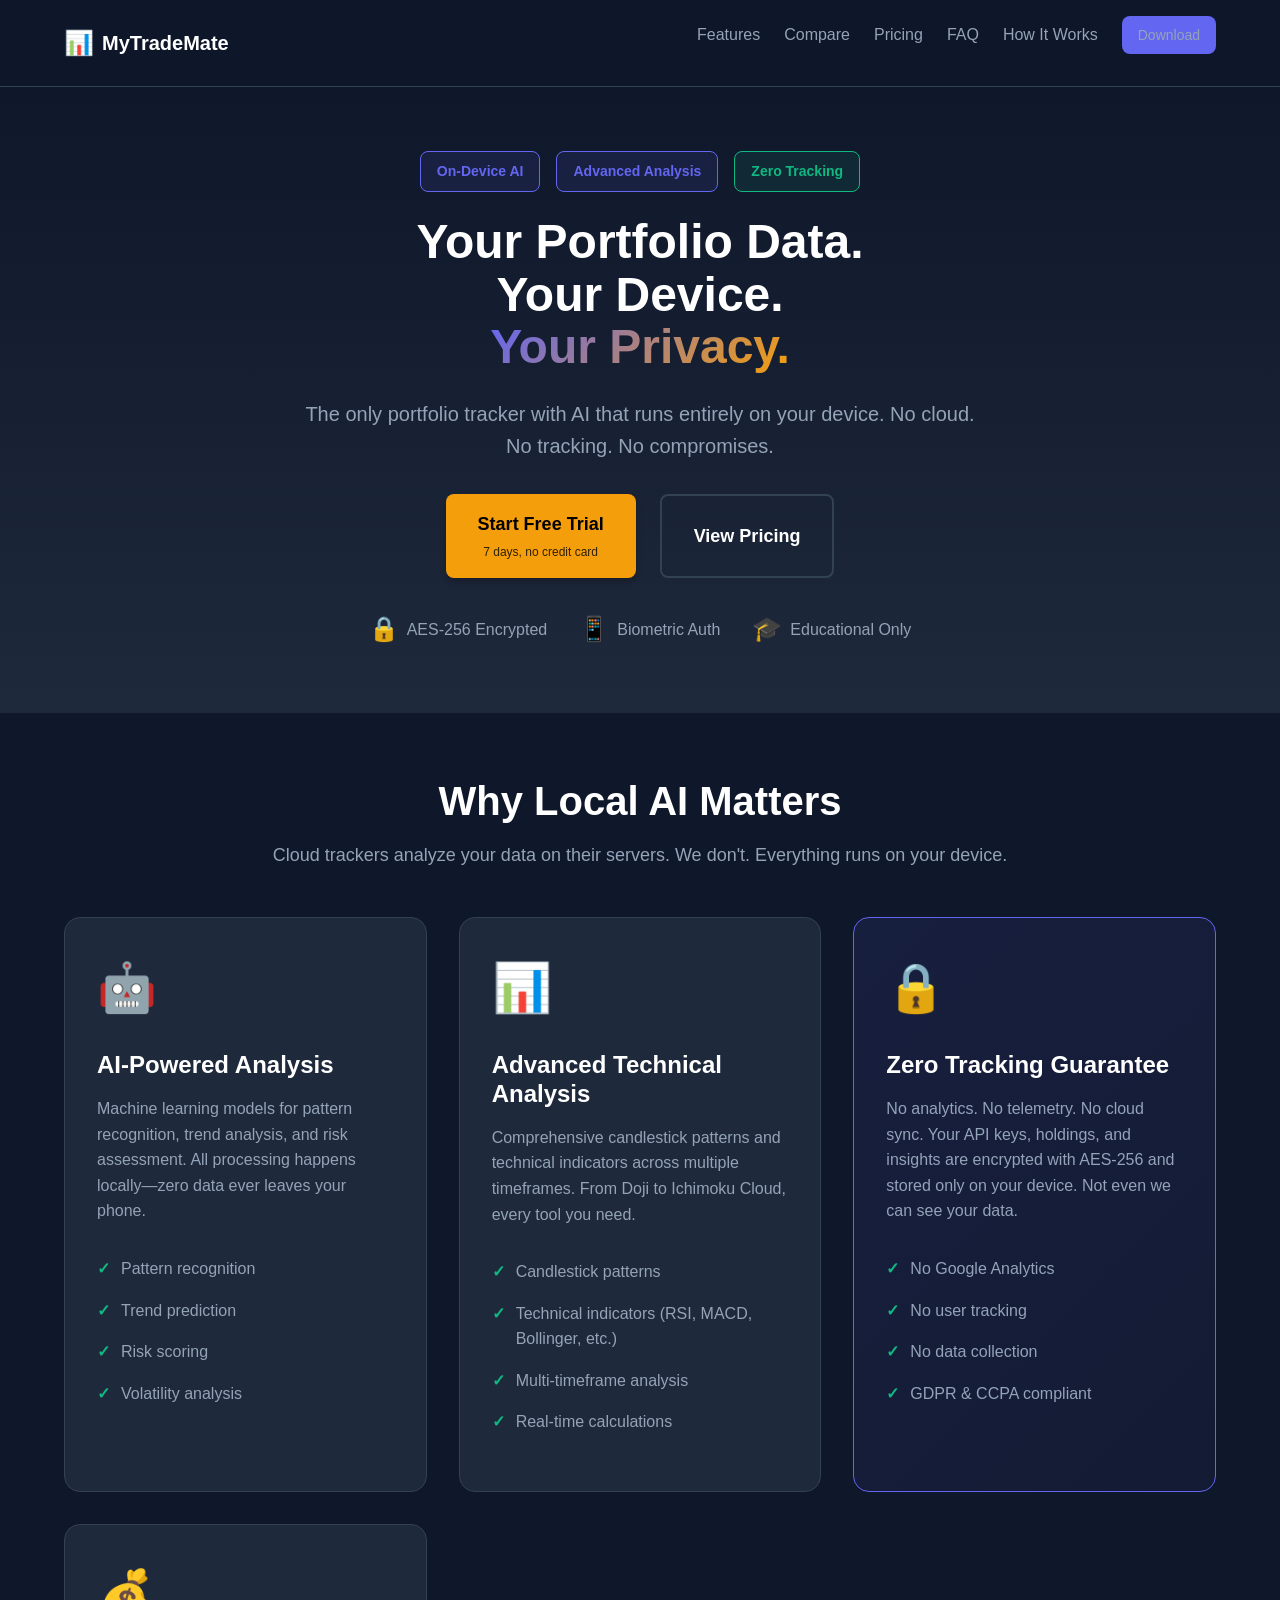
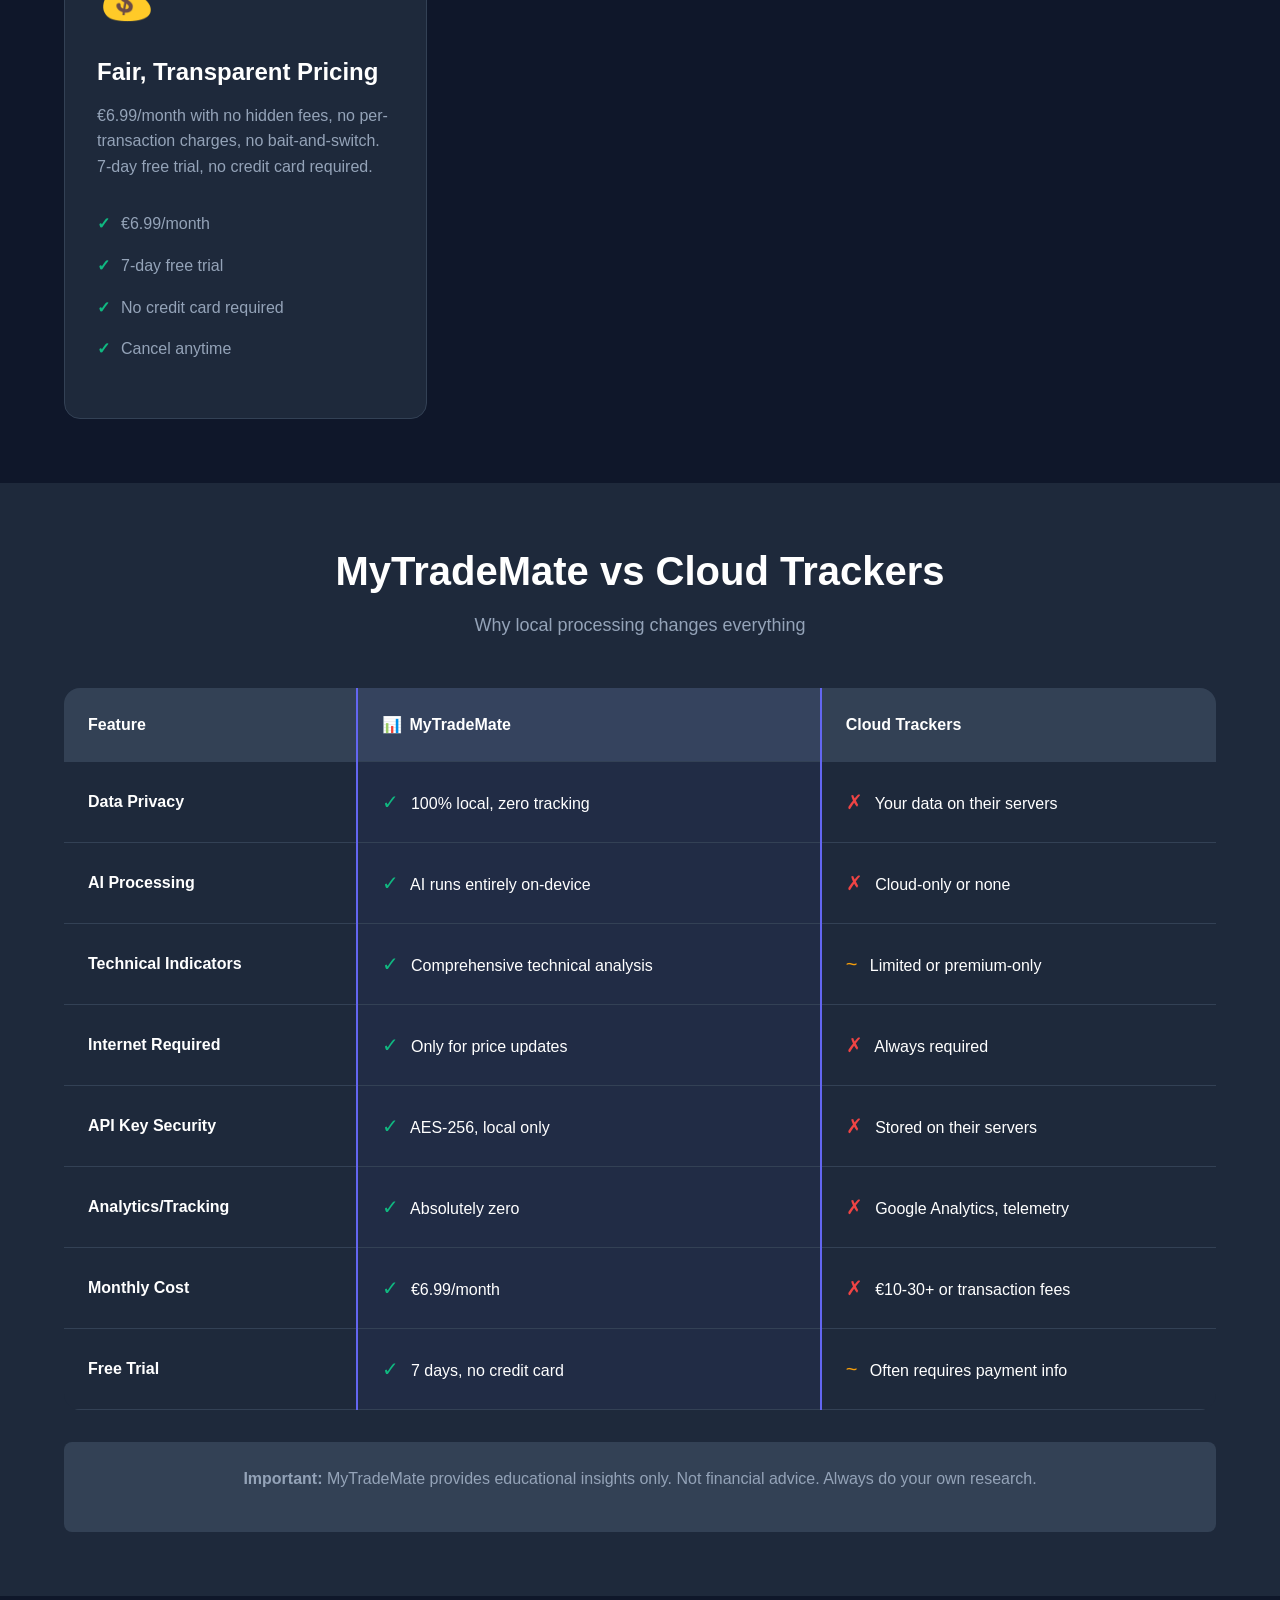
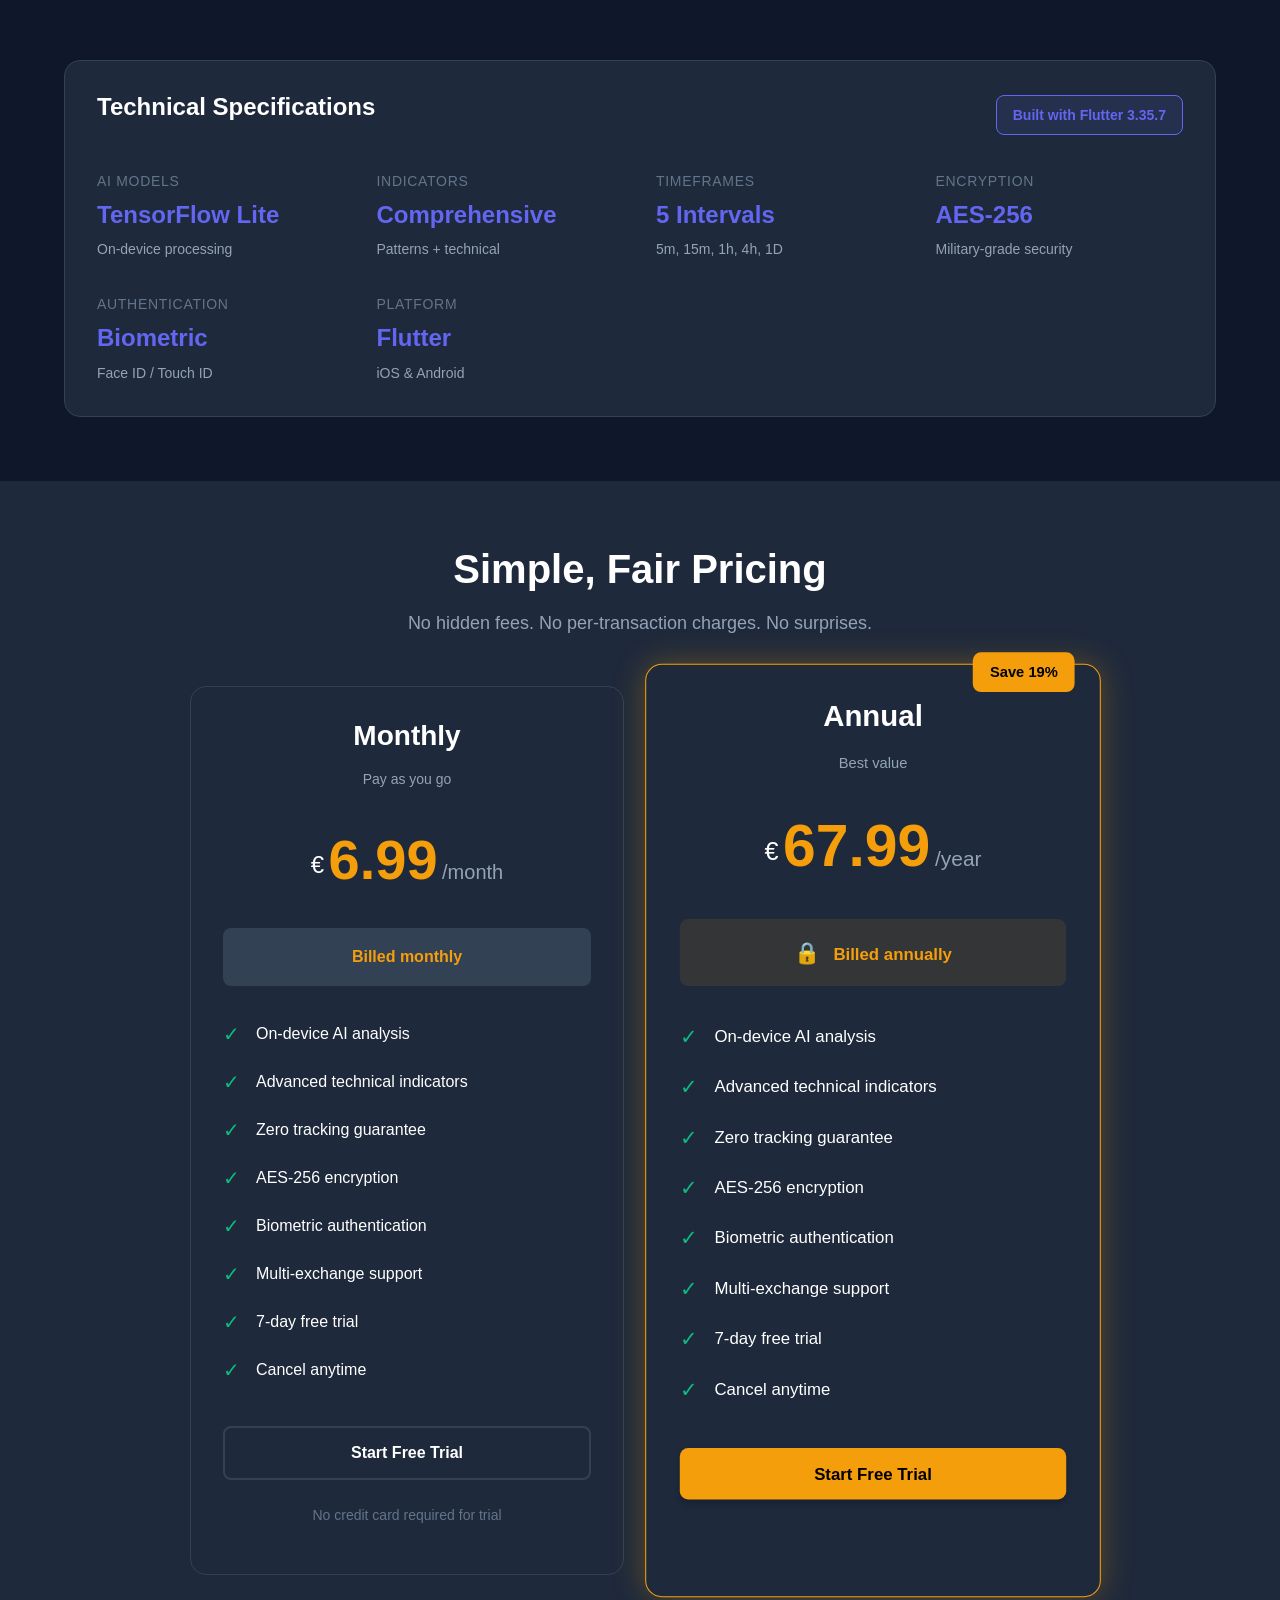
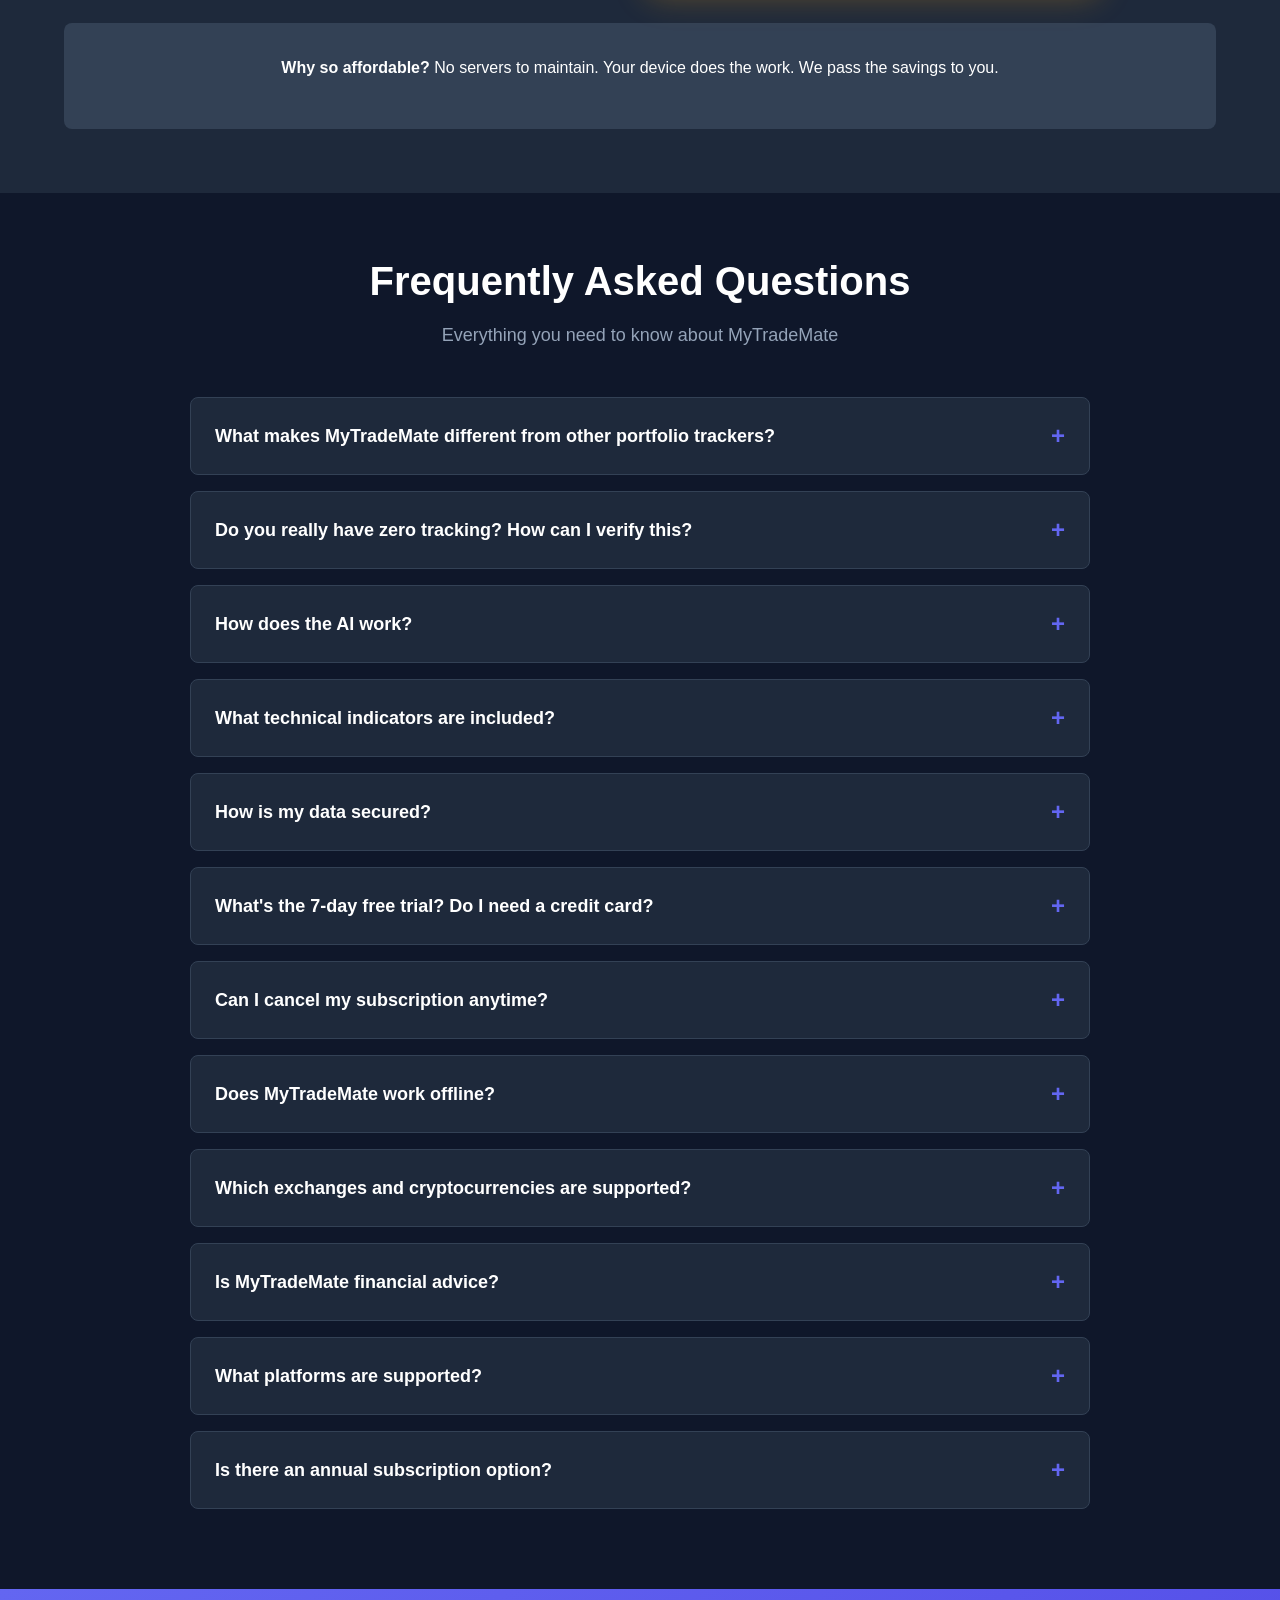
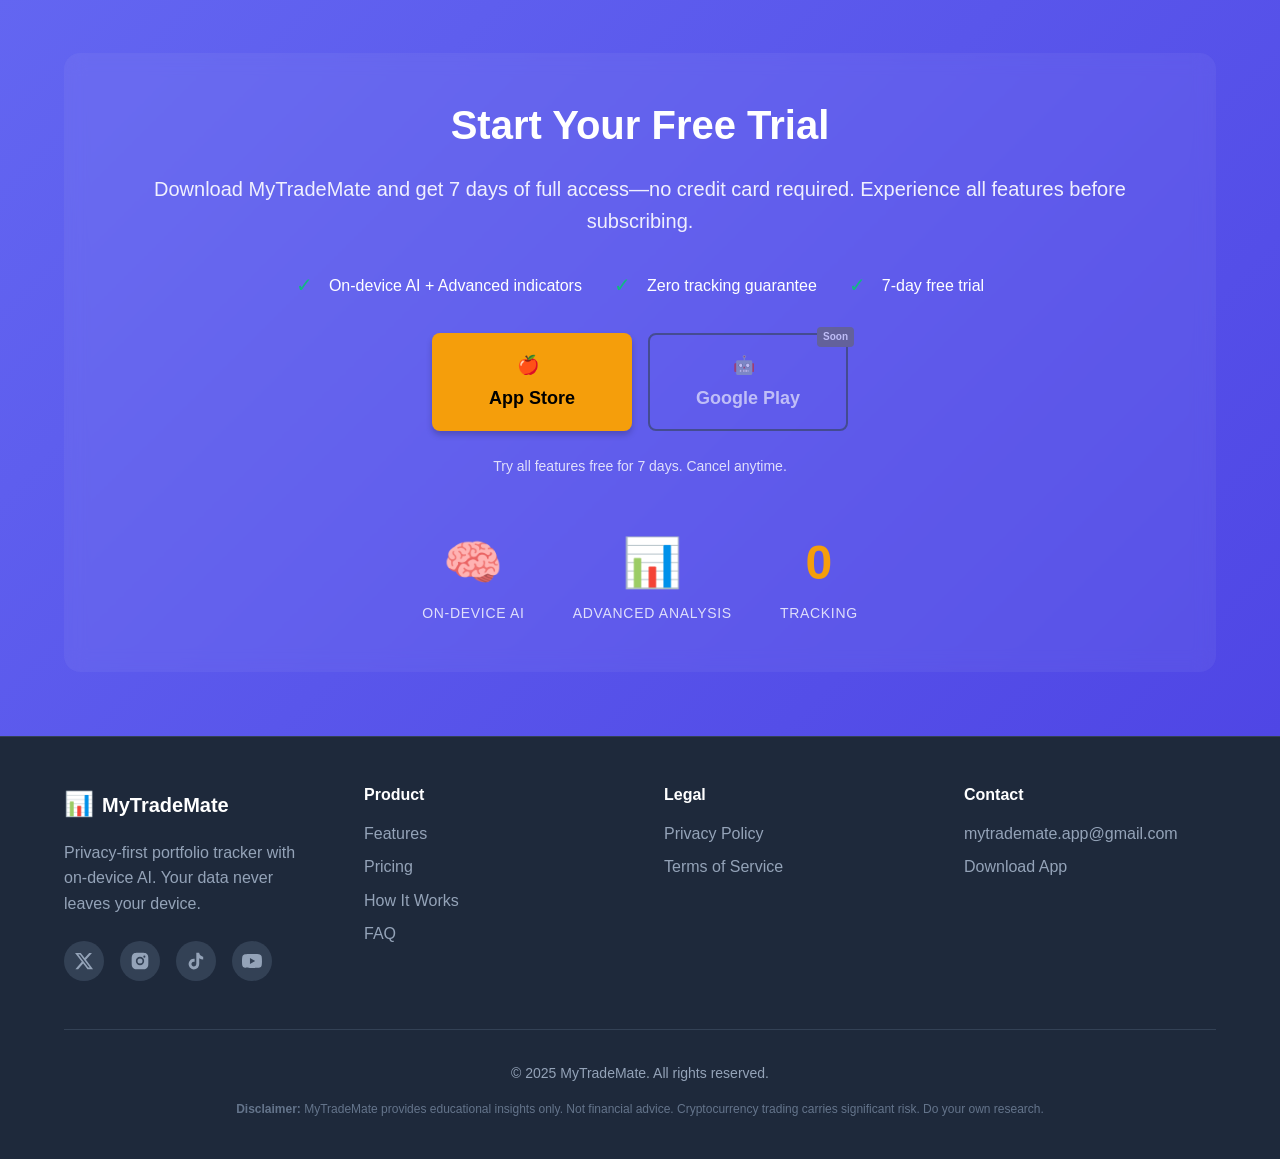
<file: docs/index.html>
<!DOCTYPE html>
<html lang="en">
<head>
    <meta charset="UTF-8">
    <meta name="viewport" content="width=device-width, initial-scale=1.0">
    <meta name="tiktok-developers-site-verification" content="Luy8rzll7pFtcSYKHuachTHf6kLrsYoX">
    <meta name="description" content="MyTradeMate - Privacy-first portfolio tracker with on-device AI and advanced technical analysis. Zero tracking. €6.99/month with 7-day free trial.">
    <meta name="keywords" content="crypto portfolio tracker, local AI, privacy-first, technical indicators, candlestick patterns, offline trading tools">
    <meta name="author" content="MyTradeMate">
    <meta property="og:title" content="MyTradeMate - Local AI Portfolio Tracker">
    <meta property="og:description" content="AI-powered insights. Advanced analysis. Zero tracking. Your portfolio data stays on your device.">
    <meta property="og:type" content="website">
    <meta property="og:url" content="https://mytrademate.app">
    <meta name="twitter:card" content="summary_large_image">
    <meta name="twitter:title" content="MyTradeMate - Local AI Portfolio Tracker">
    <meta name="twitter:description" content="AI-powered insights. Advanced analysis. Zero tracking. Your portfolio data stays on your device.">
    <title>MyTradeMate - Privacy-First Portfolio Tracker with Local AI</title>
    <link rel="stylesheet" href="styles.css">
    <link rel="icon" type="image/svg+xml" href="data:image/svg+xml,<svg xmlns='http://www.w3.org/2000/svg' viewBox='0 0 100 100'><text y='.9em' font-size='90'>📊</text></svg>">
</head>
<body>
    <!-- Header -->
    <header class="header">
        <div class="container">
            <nav class="nav">
                <a href="index.html" class="logo">
                    <span class="logo-icon">📊</span>
                    <span class="logo-text">MyTradeMate</span>
                </a>
                <button class="mobile-menu-toggle" aria-label="Toggle menu">
                    <span></span>
                    <span></span>
                    <span></span>
                </button>
                <ul class="nav-links">
                    <li><a href="#features">Features</a></li>
                    <li><a href="#comparison">Compare</a></li>
                    <li><a href="#pricing">Pricing</a></li>
                    <li><a href="#faq">FAQ</a></li>
                    <li><a href="how-it-works.html">How It Works</a></li>
                    <li><a href="#download" class="btn btn-secondary btn-sm">Download</a></li>
                </ul>
            </nav>
        </div>
    </header>

    <!-- Hero Section -->
    <section class="hero">
        <div class="container">
            <div class="hero-content">
                <div class="hero-badge">
                    <span class="badge badge-primary">On-Device AI</span>
                    <span class="badge badge-primary">Advanced Analysis</span>
                    <span class="badge badge-success">Zero Tracking</span>
                </div>
                <h1 class="hero-title">
                    Your Portfolio Data.<br>
                    Your Device.<br>
                    <span class="text-gradient">Your Privacy.</span>
                </h1>
                <p class="hero-description">
                    The only portfolio tracker with AI that runs entirely on your device. No cloud. No tracking. No compromises.
                </p>
                <div class="hero-cta">
                    <a href="#download" class="btn btn-primary btn-lg">
                        Start Free Trial
                        <span class="btn-subtext">7 days, no credit card</span>
                    </a>
                    <a href="#pricing" class="btn btn-outline btn-lg">
                        View Pricing
                    </a>
                </div>
                <div class="hero-trust">
                    <div class="trust-item">
                        <span class="trust-icon">🔒</span>
                        <span class="trust-text">AES-256 Encrypted</span>
                    </div>
                    <div class="trust-item">
                        <span class="trust-icon">📱</span>
                        <span class="trust-text">Biometric Auth</span>
                    </div>
                    <div class="trust-item">
                        <span class="trust-icon">🎓</span>
                        <span class="trust-text">Educational Only</span>
                    </div>
                </div>
            </div>
        </div>
    </section>

    <!-- Features Section -->
    <section id="features" class="section">
        <div class="container">
            <div class="section-header">
                <h2 class="section-title">Why Local AI Matters</h2>
                <p class="section-description">
                    Cloud trackers analyze your data on their servers. We don't. Everything runs on your device.
                </p>
            </div>
            <div class="features-grid">
                <div class="feature-card">
                    <div class="feature-icon">🤖</div>
                    <h3 class="feature-title">AI-Powered Analysis</h3>
                    <p class="feature-description">
                        Machine learning models for pattern recognition, trend analysis, and risk assessment. All processing happens locally—zero data ever leaves your phone.
                    </p>
                    <ul class="feature-list">
                        <li>Pattern recognition</li>
                        <li>Trend prediction</li>
                        <li>Risk scoring</li>
                        <li>Volatility analysis</li>
                    </ul>
                </div>

                <div class="feature-card">
                    <div class="feature-icon">📊</div>
                    <h3 class="feature-title">Advanced Technical Analysis</h3>
                    <p class="feature-description">
                        Comprehensive candlestick patterns and technical indicators across multiple timeframes. From Doji to Ichimoku Cloud, every tool you need.
                    </p>
                    <ul class="feature-list">
                        <li>Candlestick patterns</li>
                        <li>Technical indicators (RSI, MACD, Bollinger, etc.)</li>
                        <li>Multi-timeframe analysis</li>
                        <li>Real-time calculations</li>
                    </ul>
                </div>

                <div class="feature-card feature-card-highlight">
                    <div class="feature-icon">🔒</div>
                    <h3 class="feature-title">Zero Tracking Guarantee</h3>
                    <p class="feature-description">
                        No analytics. No telemetry. No cloud sync. Your API keys, holdings, and insights are encrypted with AES-256 and stored only on your device. Not even we can see your data.
                    </p>
                    <ul class="feature-list">
                        <li>No Google Analytics</li>
                        <li>No user tracking</li>
                        <li>No data collection</li>
                        <li>GDPR & CCPA compliant</li>
                    </ul>
                </div>

                <div class="feature-card">
                    <div class="feature-icon">💰</div>
                    <h3 class="feature-title">Fair, Transparent Pricing</h3>
                    <p class="feature-description">
                        €6.99/month with no hidden fees, no per-transaction charges, no bait-and-switch. 7-day free trial, no credit card required.
                    </p>
                    <ul class="feature-list">
                        <li>€6.99/month</li>
                        <li>7-day free trial</li>
                        <li>No credit card required</li>
                        <li>Cancel anytime</li>
                    </ul>
                </div>
            </div>
        </div>
    </section>

    <!-- Comparison Section -->
    <section id="comparison" class="section section-dark">
        <div class="container">
            <div class="section-header">
                <h2 class="section-title">MyTradeMate vs Cloud Trackers</h2>
                <p class="section-description">
                    Why local processing changes everything
                </p>
            </div>
            <div class="comparison-table-wrapper">
                <table class="comparison-table">
                    <thead>
                        <tr>
                            <th>Feature</th>
                            <th class="highlight-col">
                                <div class="table-logo">
                                    <span>📊</span>
                                    <span>MyTradeMate</span>
                                </div>
                            </th>
                            <th>Cloud Trackers</th>
                        </tr>
                    </thead>
                    <tbody>
                        <tr>
                            <td><strong>Data Privacy</strong></td>
                            <td class="highlight-col">
                                <span class="check">✓</span>
                                <span>100% local, zero tracking</span>
                            </td>
                            <td>
                                <span class="cross">✗</span>
                                <span>Your data on their servers</span>
                            </td>
                        </tr>
                        <tr>
                            <td><strong>AI Processing</strong></td>
                            <td class="highlight-col">
                                <span class="check">✓</span>
                                <span>AI runs entirely on-device</span>
                            </td>
                            <td>
                                <span class="cross">✗</span>
                                <span>Cloud-only or none</span>
                            </td>
                        </tr>
                        <tr>
                            <td><strong>Technical Indicators</strong></td>
                            <td class="highlight-col">
                                <span class="check">✓</span>
                                <span>Comprehensive technical analysis</span>
                            </td>
                            <td>
                                <span class="warning">~</span>
                                <span>Limited or premium-only</span>
                            </td>
                        </tr>
                        <tr>
                            <td><strong>Internet Required</strong></td>
                            <td class="highlight-col">
                                <span class="check">✓</span>
                                <span>Only for price updates</span>
                            </td>
                            <td>
                                <span class="cross">✗</span>
                                <span>Always required</span>
                            </td>
                        </tr>
                        <tr>
                            <td><strong>API Key Security</strong></td>
                            <td class="highlight-col">
                                <span class="check">✓</span>
                                <span>AES-256, local only</span>
                            </td>
                            <td>
                                <span class="cross">✗</span>
                                <span>Stored on their servers</span>
                            </td>
                        </tr>
                        <tr>
                            <td><strong>Analytics/Tracking</strong></td>
                            <td class="highlight-col">
                                <span class="check">✓</span>
                                <span>Absolutely zero</span>
                            </td>
                            <td>
                                <span class="cross">✗</span>
                                <span>Google Analytics, telemetry</span>
                            </td>
                        </tr>
                        <tr>
                            <td><strong>Monthly Cost</strong></td>
                            <td class="highlight-col">
                                <span class="check">✓</span>
                                <span>€6.99/month</span>
                            </td>
                            <td>
                                <span class="cross">✗</span>
                                <span>€10-30+ or transaction fees</span>
                            </td>
                        </tr>
                        <tr>
                            <td><strong>Free Trial</strong></td>
                            <td class="highlight-col">
                                <span class="check">✓</span>
                                <span>7 days, no credit card</span>
                            </td>
                            <td>
                                <span class="warning">~</span>
                                <span>Often requires payment info</span>
                            </td>
                        </tr>
                    </tbody>
                </table>
            </div>
            <div class="comparison-note">
                <p><strong>Important:</strong> MyTradeMate provides educational insights only. Not financial advice. Always do your own research.</p>
            </div>
        </div>
    </section>

    <!-- Tech Specs Section -->
    <section class="section">
        <div class="container">
            <div class="tech-specs-card">
                <div class="tech-specs-header">
                    <h3>Technical Specifications</h3>
                    <span class="badge badge-primary">Built with Flutter 3.35.7</span>
                </div>
                <div class="tech-specs-grid">
                    <div class="tech-spec">
                        <span class="tech-label">AI Models</span>
                        <span class="tech-value">TensorFlow Lite</span>
                        <span class="tech-detail">On-device processing</span>
                    </div>
                    <div class="tech-spec">
                        <span class="tech-label">Indicators</span>
                        <span class="tech-value">Comprehensive</span>
                        <span class="tech-detail">Patterns + technical</span>
                    </div>
                    <div class="tech-spec">
                        <span class="tech-label">Timeframes</span>
                        <span class="tech-value">5 Intervals</span>
                        <span class="tech-detail">5m, 15m, 1h, 4h, 1D</span>
                    </div>
                    <div class="tech-spec">
                        <span class="tech-label">Encryption</span>
                        <span class="tech-value">AES-256</span>
                        <span class="tech-detail">Military-grade security</span>
                    </div>
                    <div class="tech-spec">
                        <span class="tech-label">Authentication</span>
                        <span class="tech-value">Biometric</span>
                        <span class="tech-detail">Face ID / Touch ID</span>
                    </div>
                    <div class="tech-spec">
                        <span class="tech-label">Platform</span>
                        <span class="tech-value">Flutter</span>
                        <span class="tech-detail">iOS & Android</span>
                    </div>
                </div>
            </div>
        </div>
    </section>

    <!-- Pricing Section -->
    <section id="pricing" class="section section-dark">
        <div class="container">
            <div class="section-header">
                <h2 class="section-title">Simple, Fair Pricing</h2>
                <p class="section-description">
                    No hidden fees. No per-transaction charges. No surprises.
                </p>
            </div>
            <div class="pricing-grid">
                <div class="pricing-card">
                    <div class="pricing-header">
                        <h3 class="pricing-title">Monthly</h3>
                        <p class="pricing-subtitle">Pay as you go</p>
                    </div>
                    <div class="pricing-price">
                        <span class="price-currency">€</span>
                        <span class="price-amount">6.99</span>
                        <span class="price-period">/month</span>
                    </div>
                    <div class="pricing-lock pricing-lock-regular">
                        <span class="lock-text">Billed monthly</span>
                    </div>
                    <ul class="pricing-features">
                        <li><span class="check">✓</span> On-device AI analysis</li>
                        <li><span class="check">✓</span> Advanced technical indicators</li>
                        <li><span class="check">✓</span> Zero tracking guarantee</li>
                        <li><span class="check">✓</span> AES-256 encryption</li>
                        <li><span class="check">✓</span> Biometric authentication</li>
                        <li><span class="check">✓</span> Multi-exchange support</li>
                        <li><span class="check">✓</span> 7-day free trial</li>
                        <li><span class="check">✓</span> Cancel anytime</li>
                    </ul>
                    <a href="#download" class="btn btn-outline btn-block">Start Free Trial</a>
                    <p class="pricing-note">No credit card required for trial</p>
                </div>

                <div class="pricing-card pricing-card-featured">
                    <div class="pricing-badge">Save 19%</div>
                    <div class="pricing-header">
                        <h3 class="pricing-title">Annual</h3>
                        <p class="pricing-subtitle">Best value</p>
                    </div>
                    <div class="pricing-price">
                        <span class="price-currency">€</span>
                        <span class="price-amount">67.99</span>
                        <span class="price-period">/year</span>
                    </div>
                    <div class="pricing-lock">
                        <span class="lock-icon">🔒</span>
                        <span class="lock-text">Billed annually</span>
                    </div>
                    <ul class="pricing-features">
                        <li><span class="check">✓</span> On-device AI analysis</li>
                        <li><span class="check">✓</span> Advanced technical indicators</li>
                        <li><span class="check">✓</span> Zero tracking guarantee</li>
                        <li><span class="check">✓</span> AES-256 encryption</li>
                        <li><span class="check">✓</span> Biometric authentication</li>
                        <li><span class="check">✓</span> Multi-exchange support</li>
                        <li><span class="check">✓</span> 7-day free trial</li>
                        <li><span class="check">✓</span> Cancel anytime</li>
                    </ul>
                    <a href="#download" class="btn btn-primary btn-block">Start Free Trial</a>
                </div>
            </div>
            <div class="pricing-faq">
                <p><strong>Why so affordable?</strong> No servers to maintain. Your device does the work. We pass the savings to you.</p>
            </div>
        </div>
    </section>

    <!-- FAQ Section -->
    <section id="faq" class="section">
        <div class="container">
            <div class="section-header">
                <h2 class="section-title">Frequently Asked Questions</h2>
                <p class="section-description">
                    Everything you need to know about MyTradeMate
                </p>
            </div>
            <div class="faq-grid">
                <div class="faq-item">
                    <button class="faq-question">
                        <span>What makes MyTradeMate different from other portfolio trackers?</span>
                        <span class="faq-icon">+</span>
                    </button>
                    <div class="faq-answer">
                        <p>MyTradeMate is the only portfolio tracker with AI and technical analysis that runs entirely on your device. Your data never leaves your phone—no cloud sync, no servers, no tracking. We're also significantly cheaper (€6.99/month vs €10-30 for cloud trackers).</p>
                    </div>
                </div>

                <div class="faq-item">
                    <button class="faq-question">
                        <span>Do you really have zero tracking? How can I verify this?</span>
                        <span class="faq-icon">+</span>
                    </button>
                    <div class="faq-answer">
                        <p>Yes. Absolutely zero analytics, telemetry, or user tracking. No Google Analytics, no Firebase Analytics, no third-party SDKs. You can verify this by inspecting the app with tools like Charles Proxy or mitmproxy—you'll see only API calls to exchanges for price data. We're also GDPR and CCPA compliant by design.</p>
                    </div>
                </div>

                <div class="faq-item">
                    <button class="faq-question">
                        <span>How does the AI work?</span>
                        <span class="faq-icon">+</span>
                    </button>
                    <div class="faq-answer">
                        <p>We use TensorFlow Lite models for pattern recognition (LSTM, CNN), trend prediction, risk scoring, and volatility analysis. All models run locally on your device using your phone's CPU/GPU—no cloud processing. They analyze candlestick patterns, volume data, and technical indicators to provide educational insights.</p>
                    </div>
                </div>

                <div class="faq-item">
                    <button class="faq-question">
                        <span>What technical indicators are included?</span>
                        <span class="faq-icon">+</span>
                    </button>
                    <div class="faq-answer">
                        <p>We include comprehensive candlestick patterns (Doji, Hammer, Engulfing, etc.) and technical indicators (RSI, MACD, Bollinger Bands, Ichimoku Cloud, Fibonacci, and more). All indicators are calculated locally across multiple timeframes: 5-minute, 15-minute, 1-hour, 4-hour, and 1-day.</p>
                    </div>
                </div>

                <div class="faq-item">
                    <button class="faq-question">
                        <span>How is my data secured?</span>
                        <span class="faq-icon">+</span>
                    </button>
                    <div class="faq-answer">
                        <p>All data is encrypted with AES-256 (military-grade encryption) and stored only on your device. Your API keys, portfolio holdings, and transaction history never leave your phone. Biometric authentication (Face ID/Touch ID) protects app access. Even we can't access your data—it's mathematically impossible.</p>
                    </div>
                </div>

                <div class="faq-item">
                    <button class="faq-question">
                        <span>What's the 7-day free trial? Do I need a credit card?</span>
                        <span class="faq-icon">+</span>
                    </button>
                    <div class="faq-answer">
                        <p>You get full access to all features for 7 days with no credit card required. After the trial, you can subscribe via Apple App Store or Google Play Store. No automatic charges during trial.</p>
                    </div>
                </div>

                <div class="faq-item">
                    <button class="faq-question">
                        <span>Can I cancel my subscription anytime?</span>
                        <span class="faq-icon">+</span>
                    </button>
                    <div class="faq-answer">
                        <p>Yes. You can cancel your subscription anytime through the App Store or Google Play Store. No penalties, no questions asked. Your data remains on your device until you delete the app.</p>
                    </div>
                </div>

                <div class="faq-item">
                    <button class="faq-question">
                        <span>Does MyTradeMate work offline?</span>
                        <span class="faq-icon">+</span>
                    </button>
                    <div class="faq-answer">
                        <p>All AI models and indicators run offline. You only need internet for fetching real-time price data from exchange APIs. Once prices are cached, you can analyze your portfolio without a connection.</p>
                    </div>
                </div>

                <div class="faq-item">
                    <button class="faq-question">
                        <span>Which exchanges and cryptocurrencies are supported?</span>
                        <span class="faq-icon">+</span>
                    </button>
                    <div class="faq-answer">
                        <p>MyTradeMate connects to Binance, Kraken, and Coinbase via read-only API keys (we never request trading permissions). You can track any cryptocurrency with sufficient market data. More exchange integrations are added regularly.</p>
                    </div>
                </div>

                <div class="faq-item">
                    <button class="faq-question">
                        <span>Is MyTradeMate financial advice?</span>
                        <span class="faq-icon">+</span>
                    </button>
                    <div class="faq-answer">
                        <p><strong>No.</strong> MyTradeMate is strictly educational. We provide insights based on technical analysis and AI pattern recognition, but these are NOT trading signals or financial advice. You are responsible for your own investment decisions. Cryptocurrency is high-risk—never invest more than you can afford to lose. Do your own research.</p>
                    </div>
                </div>

                <div class="faq-item">
                    <button class="faq-question">
                        <span>What platforms are supported?</span>
                        <span class="faq-icon">+</span>
                    </button>
                    <div class="faq-answer">
                        <p>MyTradeMate is built with Flutter 3.35.7 and runs on iOS (iPhone, iPad) and Android (phones, tablets). Requires iOS 12+ or Android 6.0+.</p>
                    </div>
                </div>

                <div class="faq-item">
                    <button class="faq-question">
                        <span>Is there an annual subscription option?</span>
                        <span class="faq-icon">+</span>
                    </button>
                    <div class="faq-answer">
                        <p>Yes. You can subscribe monthly for €6.99/month or annually for €67.99/year (save 19%). Both options include a 7-day free trial with full access to all features.</p>
                    </div>
                </div>
            </div>
        </div>
    </section>

    <!-- Download Section -->
    <section id="download" class="section section-cta">
        <div class="container">
            <div class="waitlist-card">
                <div class="waitlist-content">
                    <h2 class="waitlist-title">Start Your Free Trial</h2>
                    <p class="waitlist-description">
                        Download MyTradeMate and get 7 days of full access—no credit card required. Experience all features before subscribing.
                    </p>
                    <div class="waitlist-features">
                        <div class="waitlist-feature">
                            <span class="check">✓</span>
                            <span>On-device AI + Advanced indicators</span>
                        </div>
                        <div class="waitlist-feature">
                            <span class="check">✓</span>
                            <span>Zero tracking guarantee</span>
                        </div>
                        <div class="waitlist-feature">
                            <span class="check">✓</span>
                            <span>7-day free trial</span>
                        </div>
                    </div>
                    <div style="display: flex; gap: 16px; justify-content: center; flex-wrap: wrap; margin-top: 24px;">
                        <a href="https://apps.apple.com/app/mytrademate" class="btn btn-primary btn-lg" style="min-width: 200px;">
                            <span style="font-size: 18px; margin-right: 8px;">🍎</span> App Store
                        </a>
                        <a href="#" class="btn btn-outline btn-lg" style="min-width: 200px; opacity: 0.6; cursor: not-allowed; position: relative;">
                            <span style="font-size: 18px; margin-right: 8px;">🤖</span> Google Play
                            <span style="position: absolute; top: -8px; right: -8px; background: #666; color: white; font-size: 10px; padding: 2px 6px; border-radius: 4px;">Soon</span>
                        </a>
                    </div>
                    <p class="waitlist-note">Try all features free for 7 days. Cancel anytime.</p>
                </div>
                <div class="waitlist-visual">
                    <div class="visual-stat">
                        <span class="visual-number">🧠</span>
                        <span class="visual-label">On-Device AI</span>
                    </div>
                    <div class="visual-stat">
                        <span class="visual-number">📊</span>
                        <span class="visual-label">Advanced Analysis</span>
                    </div>
                    <div class="visual-stat">
                        <span class="visual-number">0</span>
                        <span class="visual-label">Tracking</span>
                    </div>
                </div>
            </div>
        </div>
    </section>

    <!-- Footer -->
    <footer class="footer">
        <div class="container">
            <div class="footer-grid">
                <div class="footer-col">
                    <div class="footer-logo">
                        <span class="logo-icon">📊</span>
                        <span class="logo-text">MyTradeMate</span>
                    </div>
                    <p class="footer-description">
                        Privacy-first portfolio tracker with on-device AI. Your data never leaves your device.
                    </p>
                    <div class="footer-social">
                        <a href="https://twitter.com/mytrademate" aria-label="Twitter" target="_blank" rel="noopener noreferrer">
                            <svg width="20" height="20" viewBox="0 0 24 24" fill="currentColor">
                                <path d="M18.244 2.25h3.308l-7.227 8.26 8.502 11.24H16.17l-5.214-6.817L4.99 21.75H1.68l7.73-8.835L1.254 2.25H8.08l4.713 6.231zm-1.161 17.52h1.833L7.084 4.126H5.117z"/>
                            </svg>
                        </a>
                        <a href="https://instagram.com/mytrademate" aria-label="Instagram" target="_blank" rel="noopener noreferrer">
                            <svg width="20" height="20" viewBox="0 0 24 24" fill="currentColor">
                                <path d="M12 2c2.717 0 3.056.01 4.122.06 1.065.05 1.79.217 2.428.465.66.254 1.216.598 1.772 1.153a4.908 4.908 0 0 1 1.153 1.772c.247.637.415 1.363.465 2.428.047 1.066.06 1.405.06 4.122 0 2.717-.01 3.056-.06 4.122-.05 1.065-.218 1.79-.465 2.428a4.883 4.883 0 0 1-1.153 1.772 4.915 4.915 0 0 1-1.772 1.153c-.637.247-1.363.415-2.428.465-1.066.047-1.405.06-4.122.06-2.717 0-3.056-.01-4.122-.06-1.065-.05-1.79-.218-2.428-.465a4.89 4.89 0 0 1-1.772-1.153 4.904 4.904 0 0 1-1.153-1.772c-.248-.637-.415-1.363-.465-2.428C2.013 15.056 2 14.717 2 12c0-2.717.01-3.056.06-4.122.05-1.066.217-1.79.465-2.428a4.88 4.88 0 0 1 1.153-1.772A4.897 4.897 0 0 1 5.45 2.525c.638-.248 1.362-.415 2.428-.465C8.944 2.013 9.283 2 12 2zm0 5a5 5 0 1 0 0 10 5 5 0 0 0 0-10zm6.5-.25a1.25 1.25 0 0 0-2.5 0 1.25 1.25 0 0 0 2.5 0zM12 9a3 3 0 1 1 0 6 3 3 0 0 1 0-6z"/>
                            </svg>
                        </a>
                        <a href="https://tiktok.com/@mytrademate" aria-label="TikTok" target="_blank" rel="noopener noreferrer">
                            <svg width="20" height="20" viewBox="0 0 24 24" fill="currentColor">
                                <path d="M19.59 6.69a4.83 4.83 0 0 1-3.77-4.25V2h-3.45v13.67a2.89 2.89 0 0 1-5.2 1.74 2.89 2.89 0 0 1 2.31-4.64 2.93 2.93 0 0 1 .88.13V9.4a6.84 6.84 0 0 0-1-.05A6.33 6.33 0 0 0 5 20.1a6.34 6.34 0 0 0 10.86-4.43v-7a8.16 8.16 0 0 0 4.77 1.52v-3.4a4.85 4.85 0 0 1-1-.1z"/>
                            </svg>
                        </a>
                        <a href="https://youtube.com/@mytrademate" aria-label="YouTube" target="_blank" rel="noopener noreferrer">
                            <svg width="20" height="20" viewBox="0 0 24 24" fill="currentColor">
                                <path d="M23.498 6.186a3.016 3.016 0 0 0-2.122-2.136C19.505 3.545 12 3.545 12 3.545s-7.505 0-9.377.505A3.017 3.017 0 0 0 .502 6.186C0 8.07 0 12 0 12s0 3.93.502 5.814a3.016 3.016 0 0 0 2.122 2.136c1.871.505 9.376.505 9.376.505s7.505 0 9.377-.505a3.015 3.015 0 0 0 2.122-2.136C24 15.93 24 12 24 12s0-3.93-.502-5.814zM9.545 15.568V8.432L15.818 12l-6.273 3.568z"/>
                            </svg>
                        </a>
                    </div>
                </div>

                <div class="footer-col">
                    <h4 class="footer-title">Product</h4>
                    <ul class="footer-links">
                        <li><a href="#features">Features</a></li>
                        <li><a href="#pricing">Pricing</a></li>
                        <li><a href="how-it-works.html">How It Works</a></li>
                        <li><a href="#faq">FAQ</a></li>
                    </ul>
                </div>

                <div class="footer-col">
                    <h4 class="footer-title">Legal</h4>
                    <ul class="footer-links">
                        <li><a href="privacy-policy.html">Privacy Policy</a></li>
                        <li><a href="terms-of-service.html">Terms of Service</a></li>
                    </ul>
                </div>

                <div class="footer-col">
                    <h4 class="footer-title">Contact</h4>
                    <ul class="footer-links">
                        <li><a href="mailto:mytrademate.app@gmail.com">mytrademate.app@gmail.com</a></li>
                        <li><a href="#download">Download App</a></li>
                    </ul>
                </div>
            </div>

            <div class="footer-bottom">
                <p class="footer-copyright">
                    &copy; 2025 MyTradeMate. All rights reserved.
                </p>
                <p class="footer-disclaimer">
                    <strong>Disclaimer:</strong> MyTradeMate provides educational insights only. Not financial advice. Cryptocurrency trading carries significant risk. Do your own research.
                </p>
            </div>
        </div>
    </footer>

    <script src="main.js"></script>
</body>
</html>
</file>
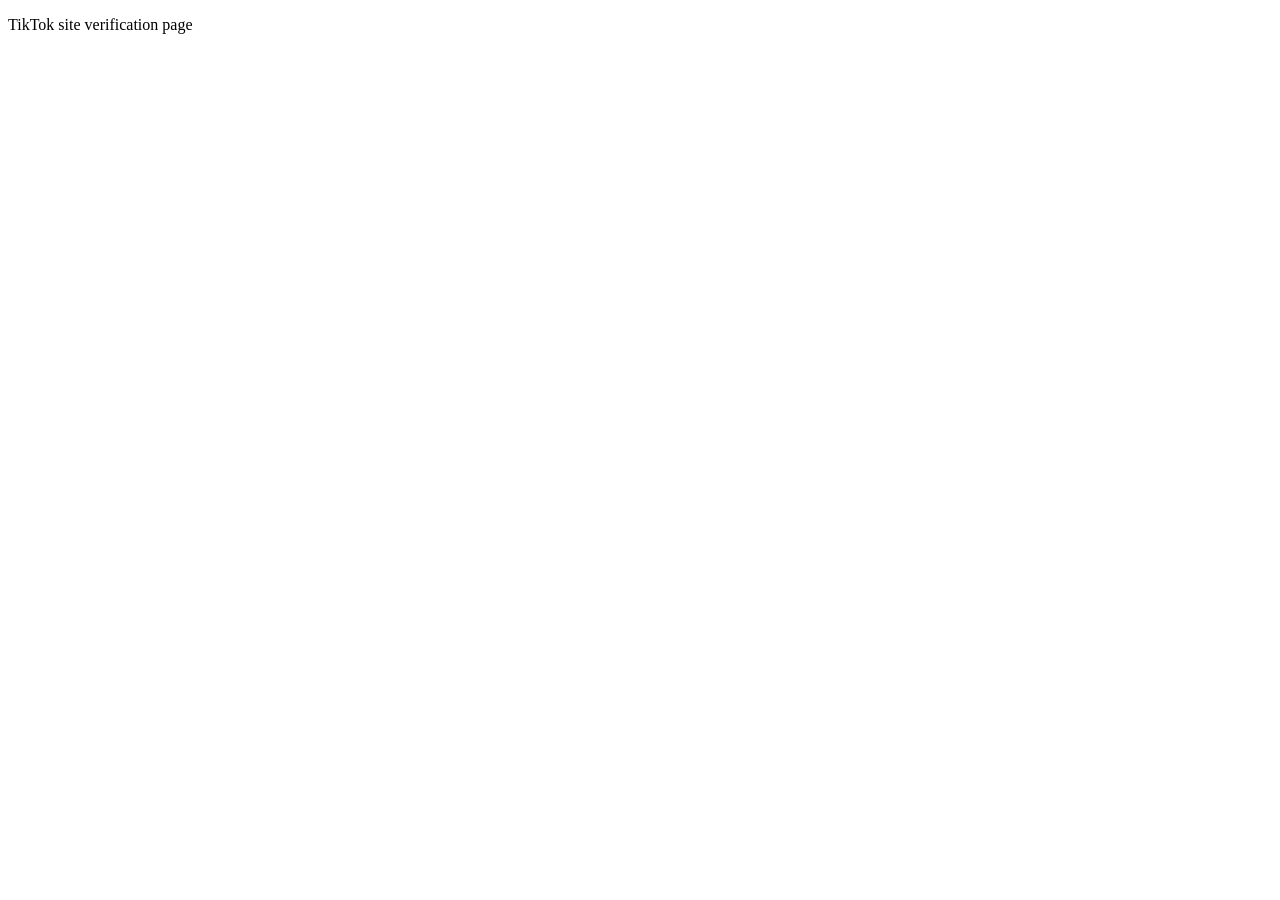
<file: tiktok-verification.html>
<!DOCTYPE html>
<html lang="en">
<head>
    <meta charset="UTF-8">
    <meta name="tiktok-developers-site-verification" content="yelgEB0oOhJEASnYTL0aO9oKqdQmPG6X">
    <title>TikTok Site Verification</title>
</head>
<body>
    <p>TikTok site verification page</p>
</body>
</html>
</file>
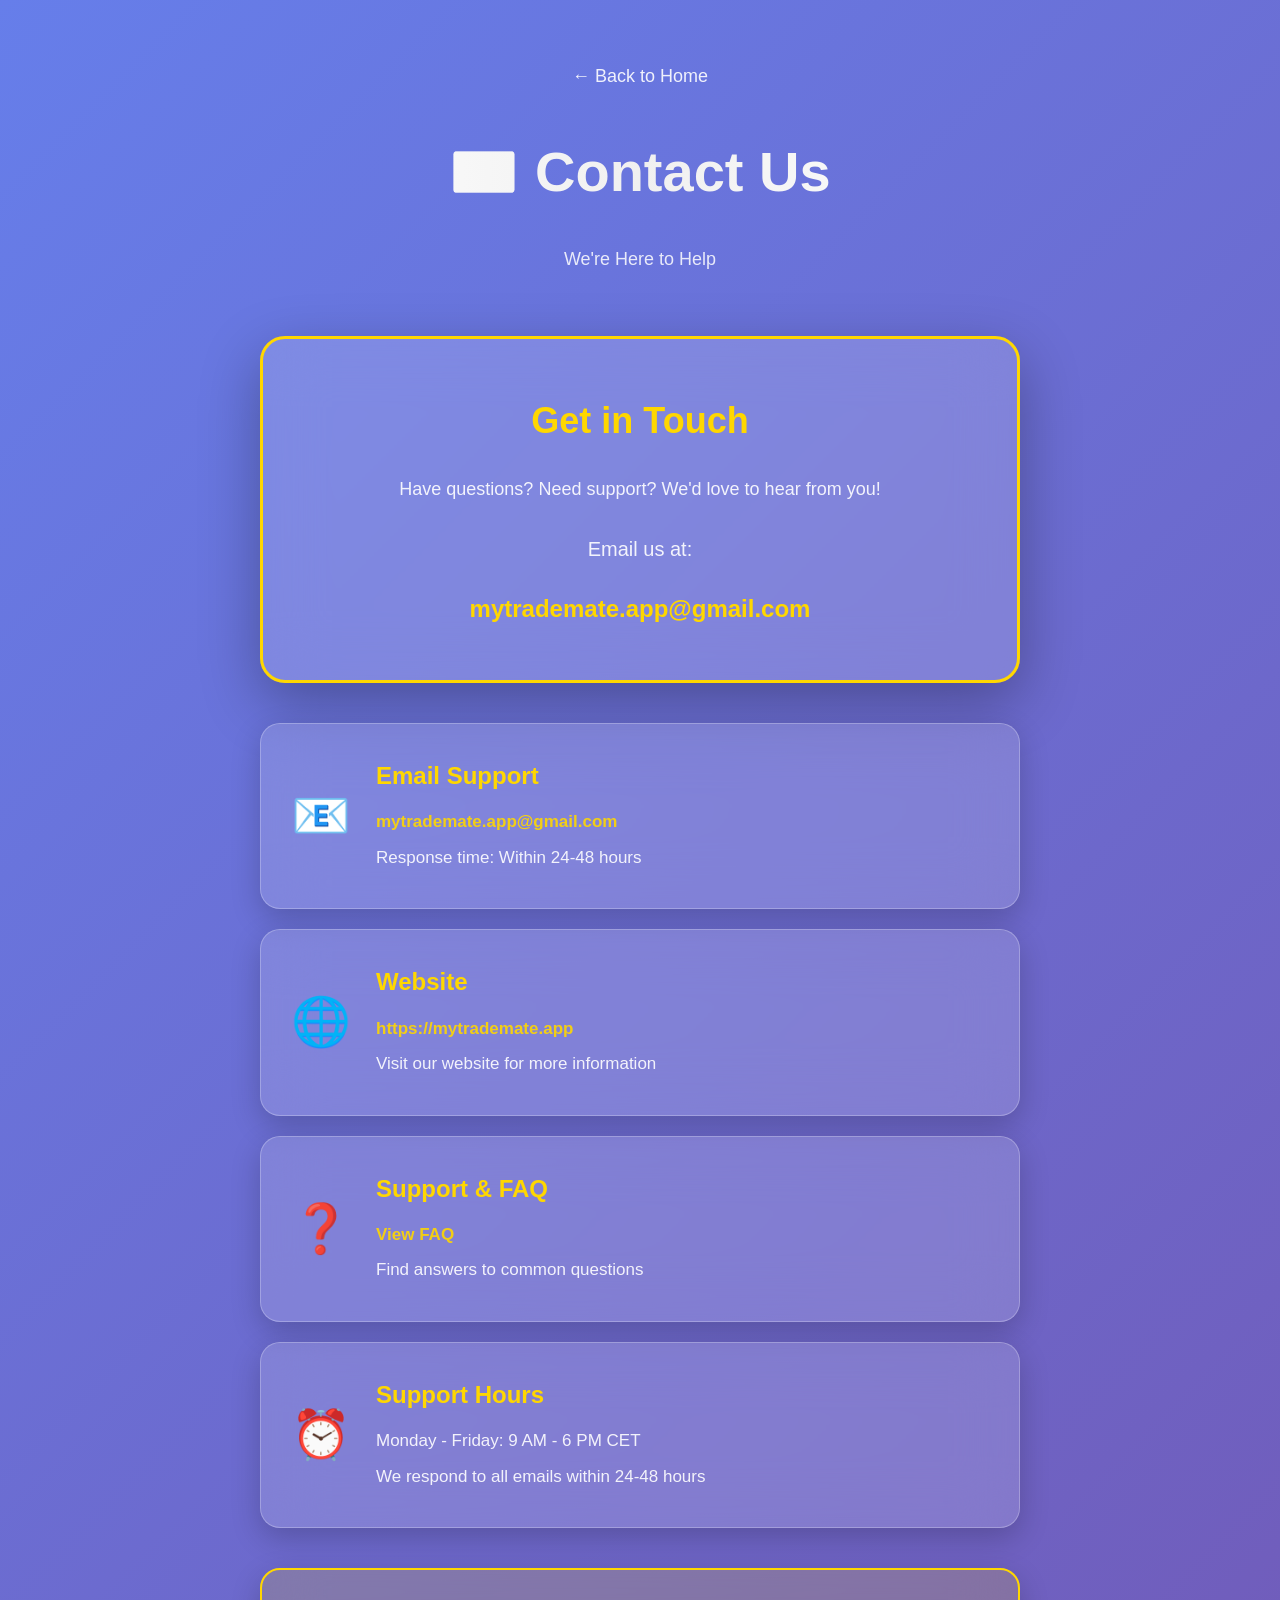
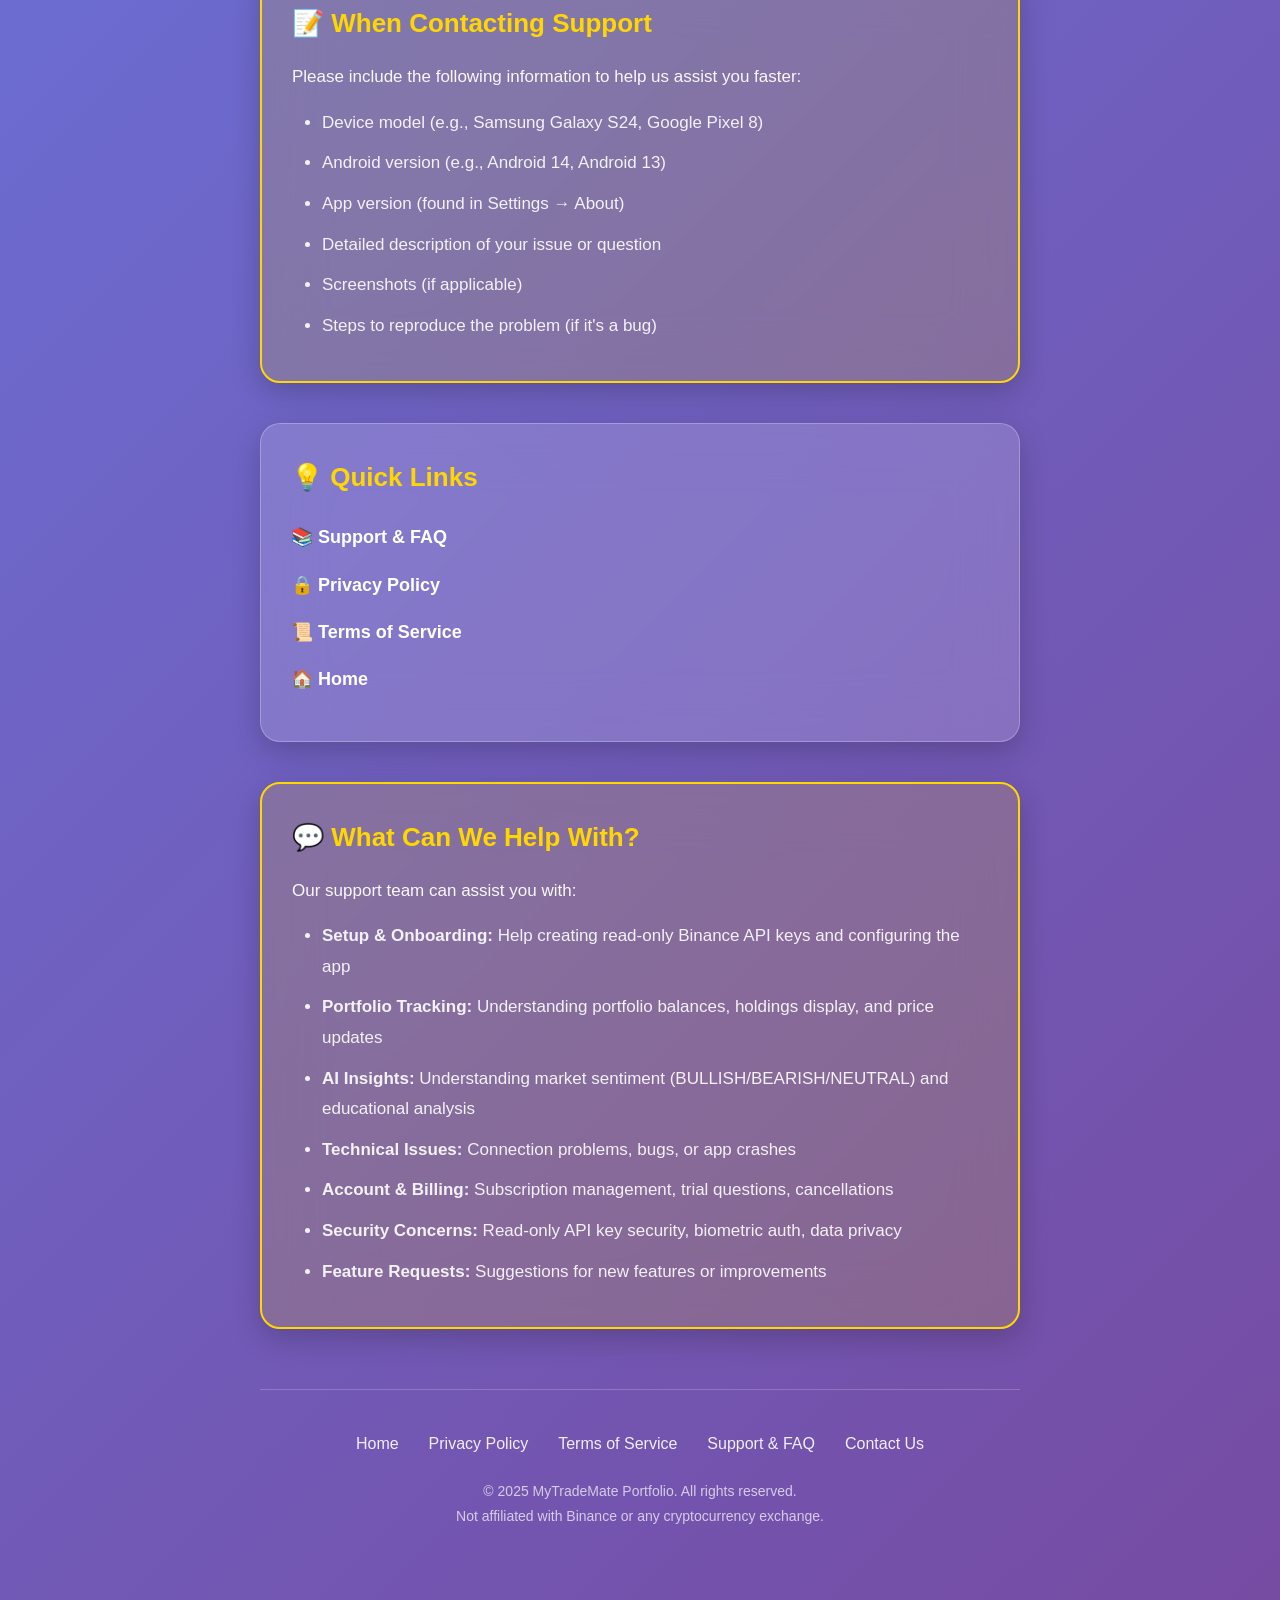
<file: docs/contact.html>
<!DOCTYPE html>
<html lang="en">
<head>
    <meta charset="UTF-8">
    <meta name="viewport" content="width=device-width, initial-scale=1.0">
    <meta name="description" content="Contact MyTradeMate Portfolio - Get in touch with our support team for help with your AI-powered crypto portfolio tracker.">
    <title>Contact Us - MyTradeMate Portfolio</title>
    <style>
        * {
            margin: 0;
            padding: 0;
            box-sizing: border-box;
        }

        :root {
            --primary-gradient: linear-gradient(135deg, #667eea 0%, #764ba2 100%);
            --card-glass: rgba(255, 255, 255, 0.15);
            --card-border: rgba(255, 255, 255, 0.25);
            --gold: #FFD700;
        }

        body {
            font-family: -apple-system, BlinkMacSystemFont, 'Segoe UI', Roboto, 'Helvetica Neue', Arial, sans-serif;
            background: var(--primary-gradient);
            color: white;
            line-height: 1.8;
            min-height: 100vh;
        }

        .container {
            max-width: 800px;
            margin: 0 auto;
            padding: 60px 20px;
        }

        /* Header */
        header {
            text-align: center;
            margin-bottom: 60px;
        }

        .back-link {
            display: inline-block;
            margin-bottom: 30px;
            color: white;
            text-decoration: none;
            font-size: 18px;
            opacity: 0.9;
            transition: all 0.3s;
        }

        .back-link:hover {
            opacity: 1;
            transform: translateX(-5px);
        }

        h1 {
            font-size: 56px;
            font-weight: 800;
            margin-bottom: 20px;
            background: linear-gradient(to right, #fff, #f0f0f0, #fff);
            -webkit-background-clip: text;
            -webkit-text-fill-color: transparent;
        }

        .subtitle {
            font-size: 18px;
            opacity: 0.85;
        }

        /* Main Contact Box */
        .contact-box {
            background: var(--card-glass);
            backdrop-filter: blur(30px);
            border: 3px solid var(--gold);
            border-radius: 25px;
            padding: 50px 40px;
            text-align: center;
            margin-bottom: 40px;
            box-shadow: 0 20px 60px rgba(0, 0, 0, 0.3);
        }

        .contact-box h2 {
            color: var(--gold);
            font-size: 36px;
            margin-bottom: 20px;
            font-weight: 700;
        }

        .contact-box p {
            font-size: 18px;
            margin-bottom: 15px;
            opacity: 0.9;
        }

        .contact-box a {
            color: var(--gold);
            text-decoration: none;
            font-weight: 700;
            font-size: 24px;
            transition: all 0.3s;
        }

        .contact-box a:hover {
            opacity: 0.8;
            text-decoration: underline;
        }

        /* Contact Items */
        .contact-item {
            background: var(--card-glass);
            backdrop-filter: blur(30px);
            border: 1px solid var(--card-border);
            border-radius: 20px;
            padding: 30px;
            margin-bottom: 20px;
            display: flex;
            align-items: center;
            box-shadow: 0 10px 30px rgba(0, 0, 0, 0.2);
            transition: all 0.3s;
        }

        .contact-item:hover {
            transform: translateY(-5px);
            box-shadow: 0 15px 40px rgba(0, 0, 0, 0.3);
            border-color: rgba(255, 255, 255, 0.4);
        }

        .contact-item .icon {
            font-size: 48px;
            margin-right: 25px;
            flex-shrink: 0;
        }

        .contact-item .details h3 {
            color: var(--gold);
            margin-bottom: 10px;
            font-size: 24px;
            font-weight: 700;
        }

        .contact-item .details p {
            opacity: 0.9;
            font-size: 17px;
            margin-bottom: 5px;
        }

        .contact-item .details a {
            color: var(--gold);
            text-decoration: none;
            font-weight: 600;
            transition: opacity 0.3s;
        }

        .contact-item .details a:hover {
            opacity: 0.8;
            text-decoration: underline;
        }

        /* Info Box */
        .info-box {
            background: rgba(255, 215, 0, 0.15);
            backdrop-filter: blur(30px);
            border: 2px solid var(--gold);
            border-radius: 20px;
            padding: 30px;
            margin: 40px 0;
            box-shadow: 0 10px 30px rgba(0, 0, 0, 0.2);
        }

        .info-box h3 {
            color: var(--gold);
            margin-bottom: 15px;
            font-size: 26px;
            font-weight: 700;
        }

        .info-box p {
            margin-bottom: 10px;
            font-size: 17px;
            opacity: 0.95;
        }

        .info-box ul {
            margin-left: 30px;
            margin-top: 15px;
        }

        .info-box li {
            margin-bottom: 10px;
            font-size: 17px;
            opacity: 0.9;
        }

        /* Quick Links */
        .quick-links {
            background: var(--card-glass);
            backdrop-filter: blur(30px);
            border: 1px solid var(--card-border);
            border-radius: 20px;
            padding: 30px;
            margin: 40px 0;
            box-shadow: 0 10px 30px rgba(0, 0, 0, 0.2);
        }

        .quick-links h3 {
            color: var(--gold);
            margin-bottom: 20px;
            font-size: 26px;
            font-weight: 700;
        }

        .quick-links ul {
            list-style: none;
            padding: 0;
        }

        .quick-links li {
            margin-bottom: 15px;
        }

        .quick-links a {
            color: white;
            text-decoration: none;
            font-weight: 600;
            font-size: 18px;
            transition: all 0.3s;
            display: inline-block;
        }

        .quick-links a:hover {
            color: var(--gold);
            transform: translateX(5px);
        }

        /* Footer */
        footer {
            text-align: center;
            padding: 40px 20px;
            margin-top: 60px;
            border-top: 1px solid rgba(255, 255, 255, 0.2);
        }

        .footer-links {
            display: flex;
            gap: 30px;
            justify-content: center;
            flex-wrap: wrap;
            margin-bottom: 20px;
        }

        .footer-links a {
            color: white;
            text-decoration: none;
            opacity: 0.9;
            transition: all 0.3s;
            font-size: 16px;
        }

        .footer-links a:hover {
            opacity: 1;
            text-decoration: underline;
        }

        @media (max-width: 768px) {
            h1 { font-size: 38px; }
            .contact-box { padding: 30px 25px; }
            .contact-box h2 { font-size: 28px; }
            .contact-box a { font-size: 20px; }
            .contact-item {
                flex-direction: column;
                text-align: center;
            }
            .contact-item .icon {
                margin-right: 0;
                margin-bottom: 15px;
            }
        }
    </style>
</head>
<body>
    <div class="container">
        <header>
            <a href="index.html" class="back-link">← Back to Home</a>
            <h1>📧 Contact Us</h1>
            <p class="subtitle">We're Here to Help</p>
        </header>

        <div class="contact-box">
            <h2>Get in Touch</h2>
            <p>Have questions? Need support? We'd love to hear from you!</p>
            <p style="margin-top: 25px; margin-bottom: 20px; font-size: 20px;">Email us at:</p>
            <a href="mailto:mytrademate.app@gmail.com">mytrademate.app@gmail.com</a>
        </div>

        <div class="contact-item">
            <div class="icon">📧</div>
            <div class="details">
                <h3>Email Support</h3>
                <p><a href="mailto:mytrademate.app@gmail.com">mytrademate.app@gmail.com</a></p>
                <p>Response time: Within 24-48 hours</p>
            </div>
        </div>

        <div class="contact-item">
            <div class="icon">🌐</div>
            <div class="details">
                <h3>Website</h3>
                <p><a href="https://mytrademate.app" target="_blank">https://mytrademate.app</a></p>
                <p>Visit our website for more information</p>
            </div>
        </div>

        <div class="contact-item">
            <div class="icon">❓</div>
            <div class="details">
                <h3>Support & FAQ</h3>
                <p><a href="support.html">View FAQ</a></p>
                <p>Find answers to common questions</p>
            </div>
        </div>

        <div class="contact-item">
            <div class="icon">⏰</div>
            <div class="details">
                <h3>Support Hours</h3>
                <p>Monday - Friday: 9 AM - 6 PM CET</p>
                <p>We respond to all emails within 24-48 hours</p>
            </div>
        </div>

        <div class="info-box">
            <h3>📝 When Contacting Support</h3>
            <p>Please include the following information to help us assist you faster:</p>
            <ul>
                <li>Device model (e.g., Samsung Galaxy S24, Google Pixel 8)</li>
                <li>Android version (e.g., Android 14, Android 13)</li>
                <li>App version (found in Settings → About)</li>
                <li>Detailed description of your issue or question</li>
                <li>Screenshots (if applicable)</li>
                <li>Steps to reproduce the problem (if it's a bug)</li>
            </ul>
        </div>

        <div class="quick-links">
            <h3>💡 Quick Links</h3>
            <ul>
                <li><a href="support.html">📚 Support & FAQ</a></li>
                <li><a href="privacy.html">🔒 Privacy Policy</a></li>
                <li><a href="terms.html">📜 Terms of Service</a></li>
                <li><a href="index.html">🏠 Home</a></li>
            </ul>
        </div>

        <div class="info-box">
            <h3>💬 What Can We Help With?</h3>
            <p>Our support team can assist you with:</p>
            <ul>
                <li><strong>Setup & Onboarding:</strong> Help creating read-only Binance API keys and configuring the app</li>
                <li><strong>Portfolio Tracking:</strong> Understanding portfolio balances, holdings display, and price updates</li>
                <li><strong>AI Insights:</strong> Understanding market sentiment (BULLISH/BEARISH/NEUTRAL) and educational analysis</li>
                <li><strong>Technical Issues:</strong> Connection problems, bugs, or app crashes</li>
                <li><strong>Account & Billing:</strong> Subscription management, trial questions, cancellations</li>
                <li><strong>Security Concerns:</strong> Read-only API key security, biometric auth, data privacy</li>
                <li><strong>Feature Requests:</strong> Suggestions for new features or improvements</li>
            </ul>
        </div>

        <footer>
            <div class="footer-links">
                <a href="index.html">Home</a>
                <a href="privacy.html">Privacy Policy</a>
                <a href="terms.html">Terms of Service</a>
                <a href="support.html">Support & FAQ</a>
                <a href="contact.html">Contact Us</a>
            </div>
            <p style="opacity: 0.7; font-size: 14px;">© 2025 MyTradeMate Portfolio. All rights reserved.<br>Not affiliated with Binance or any cryptocurrency exchange.</p>
        </footer>
    </div>
</body>
</html>
</file>
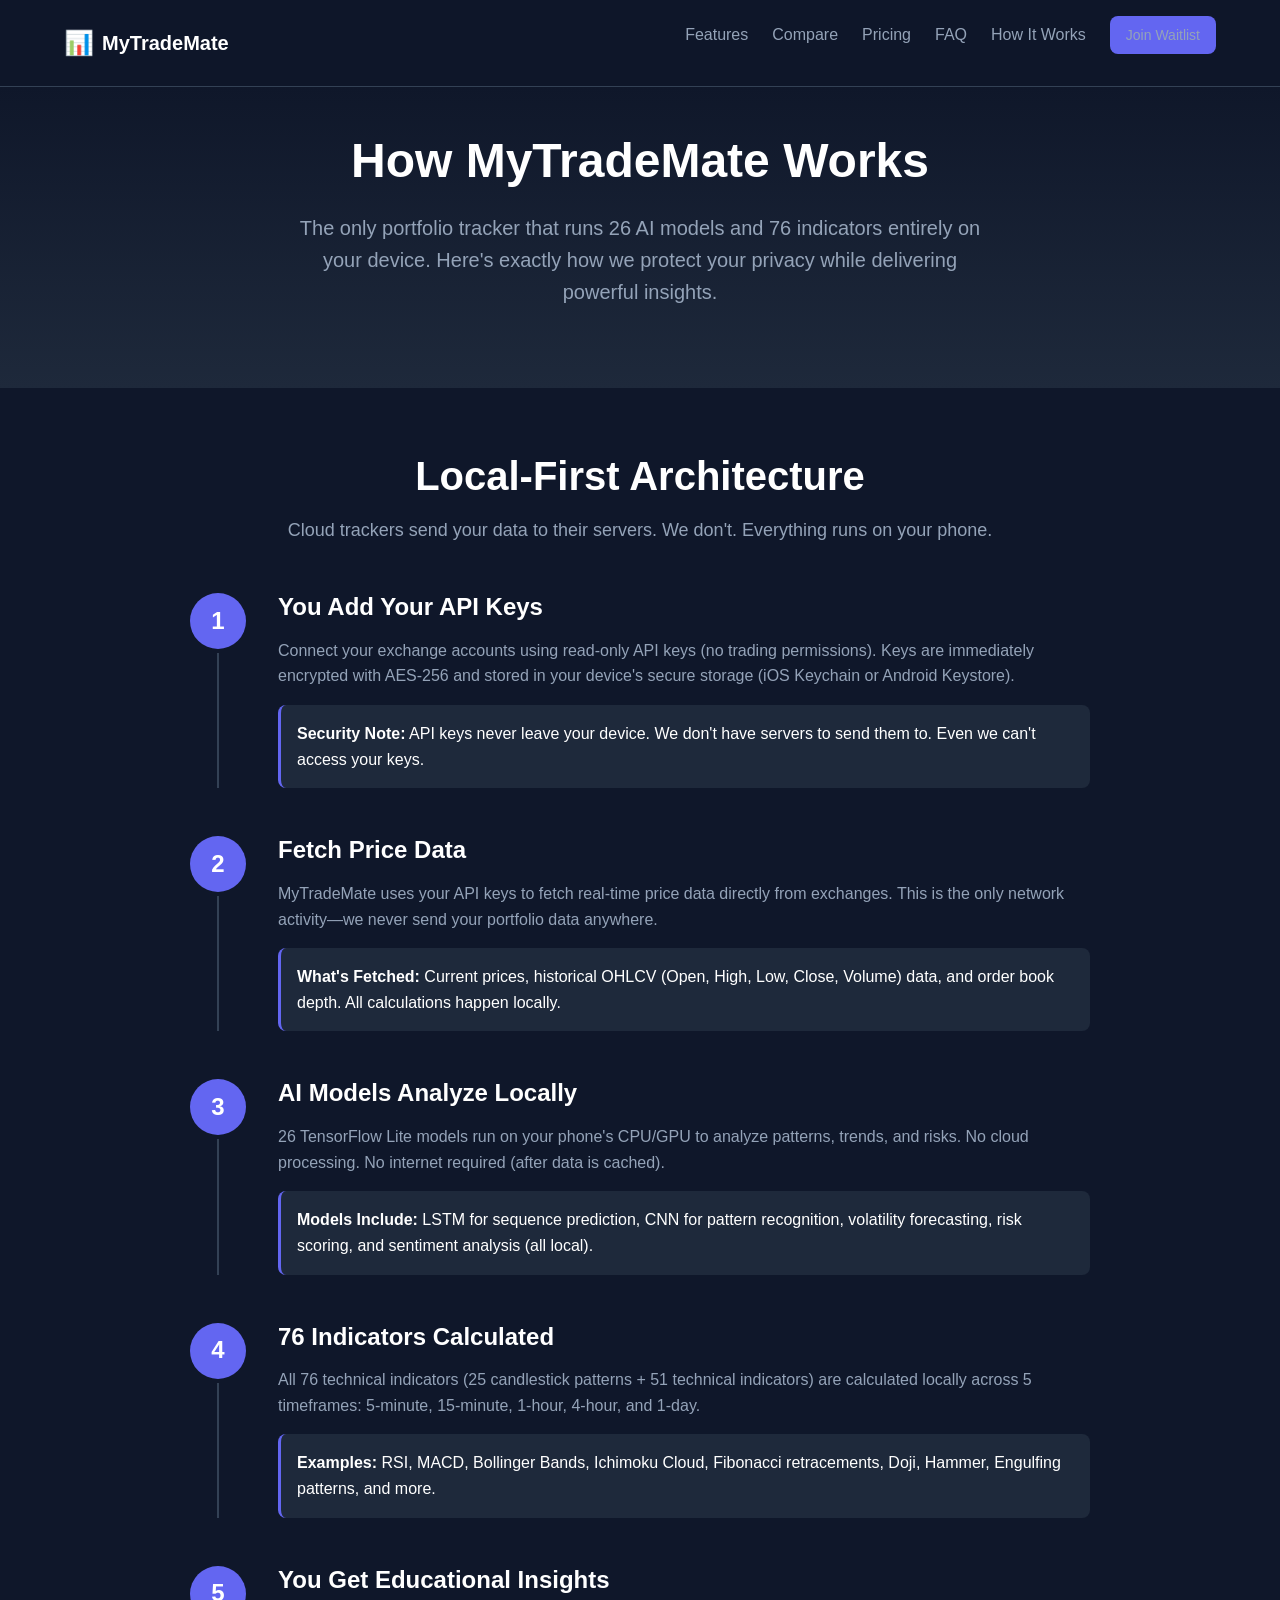
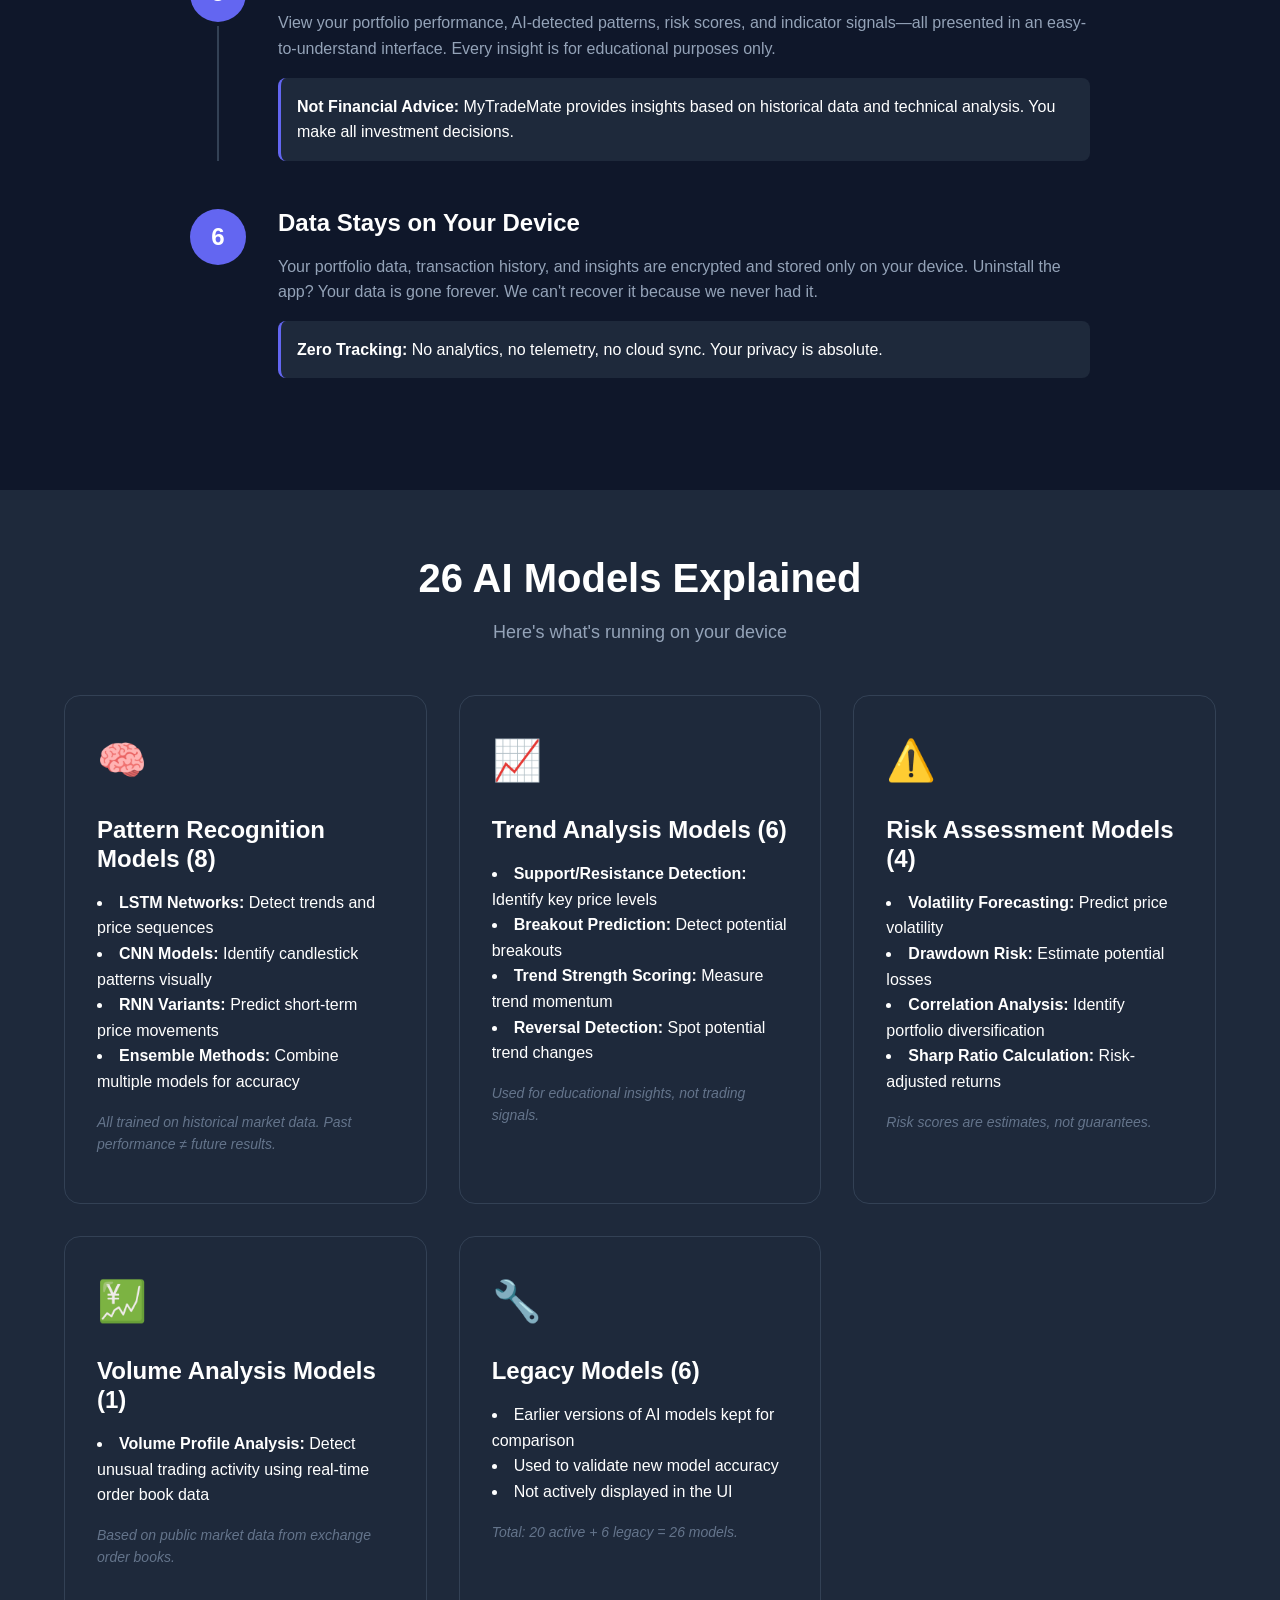
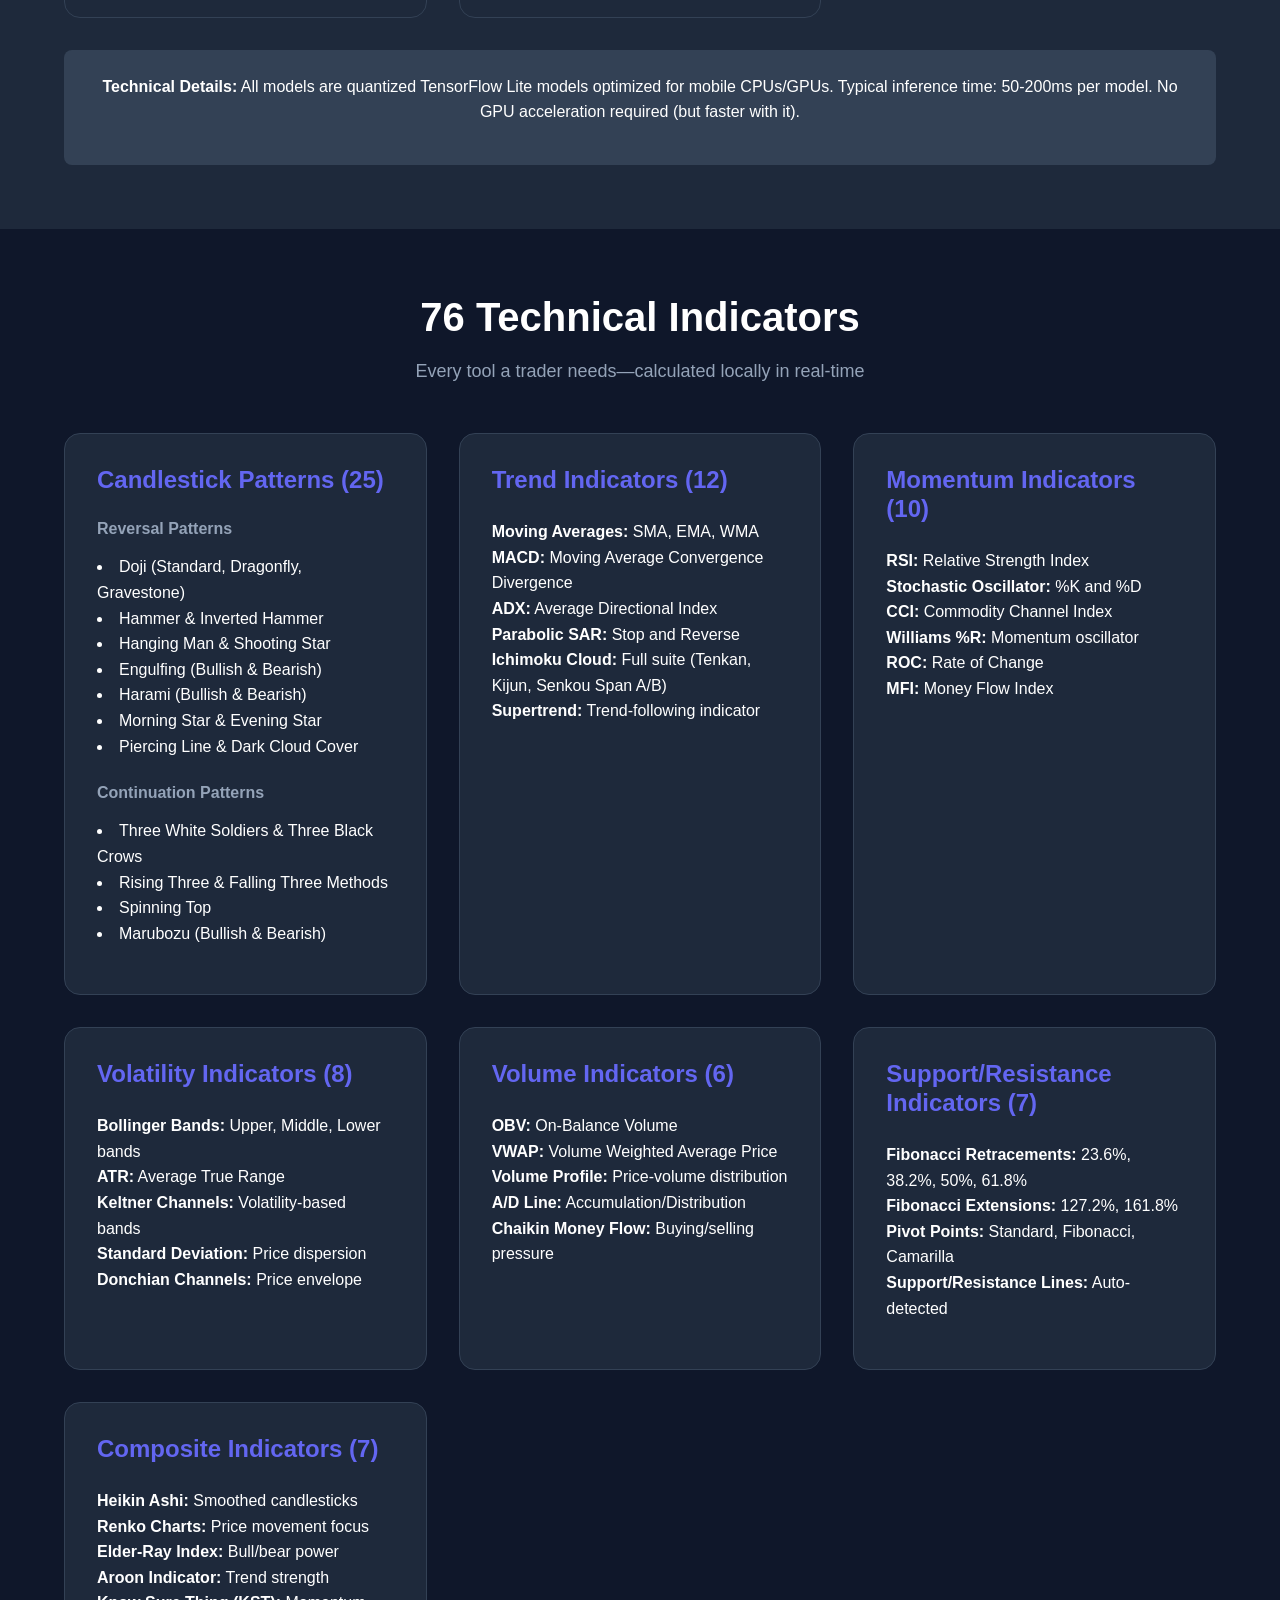
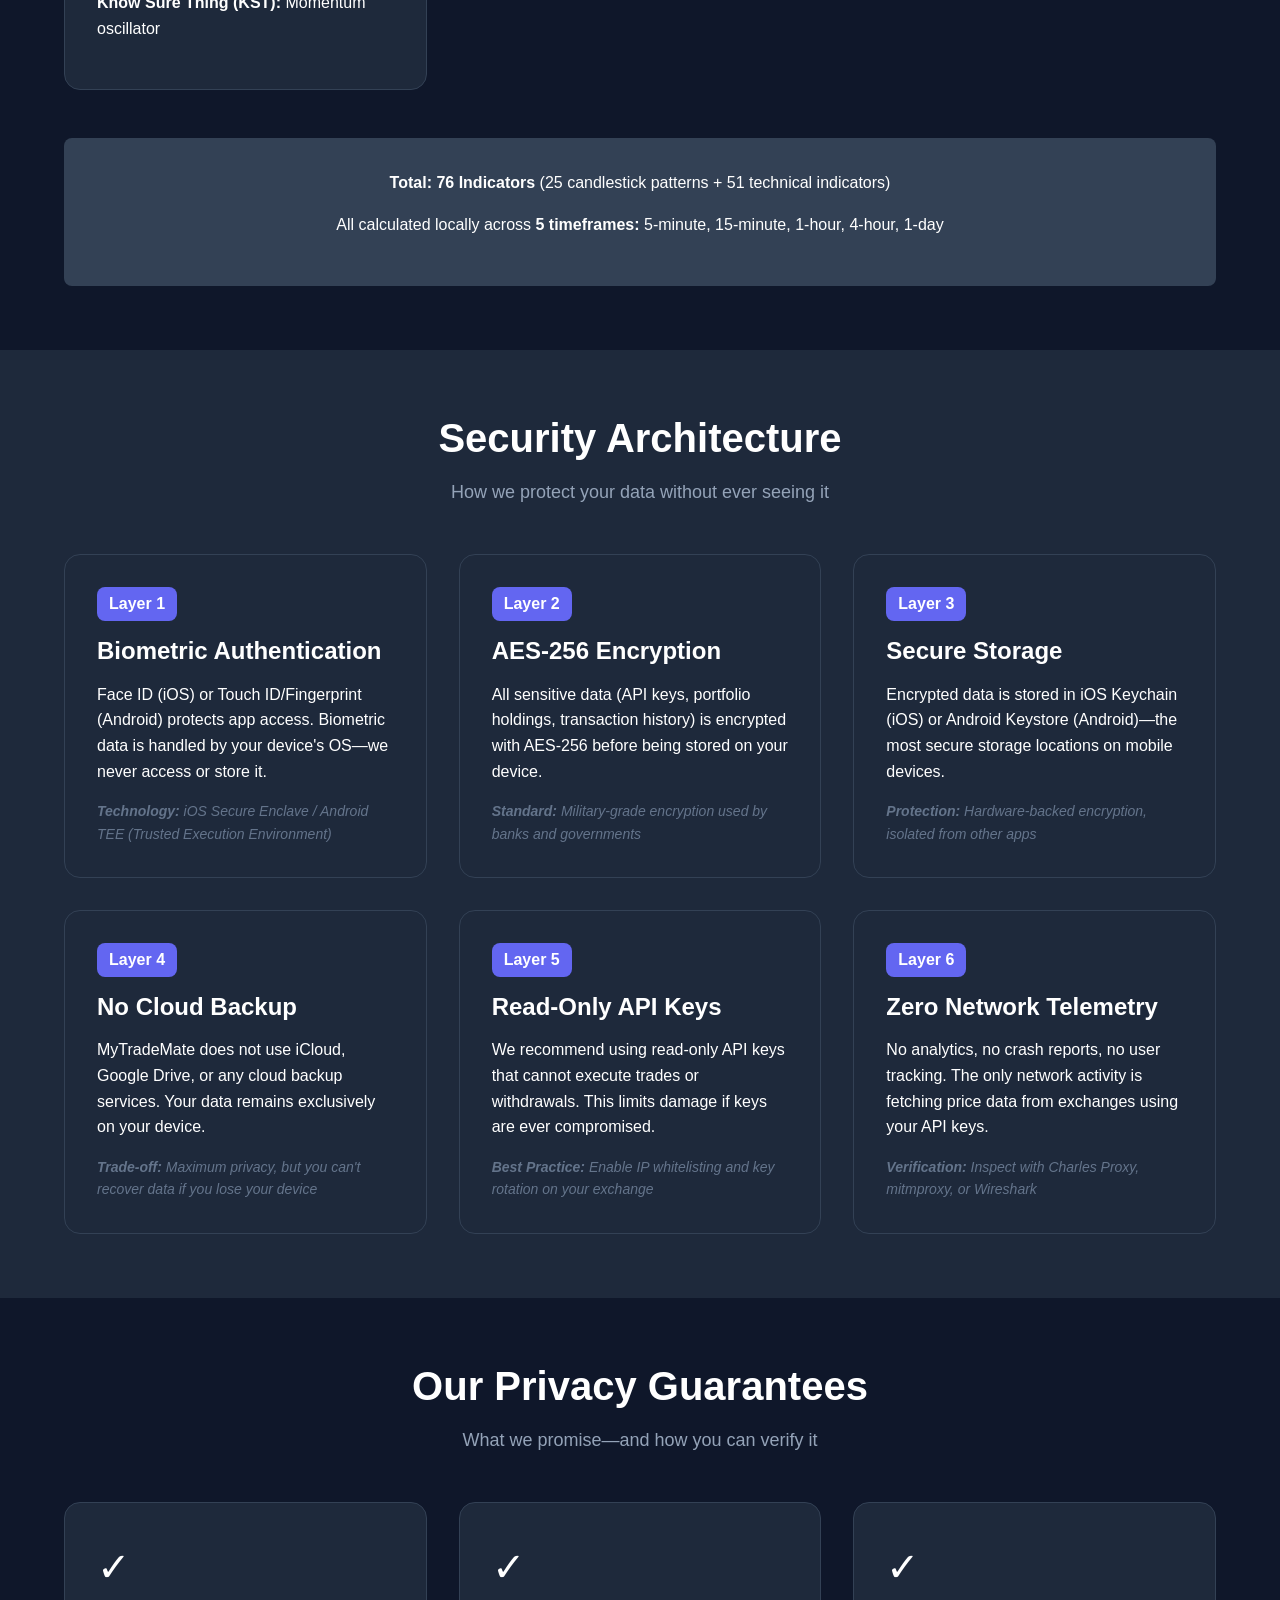
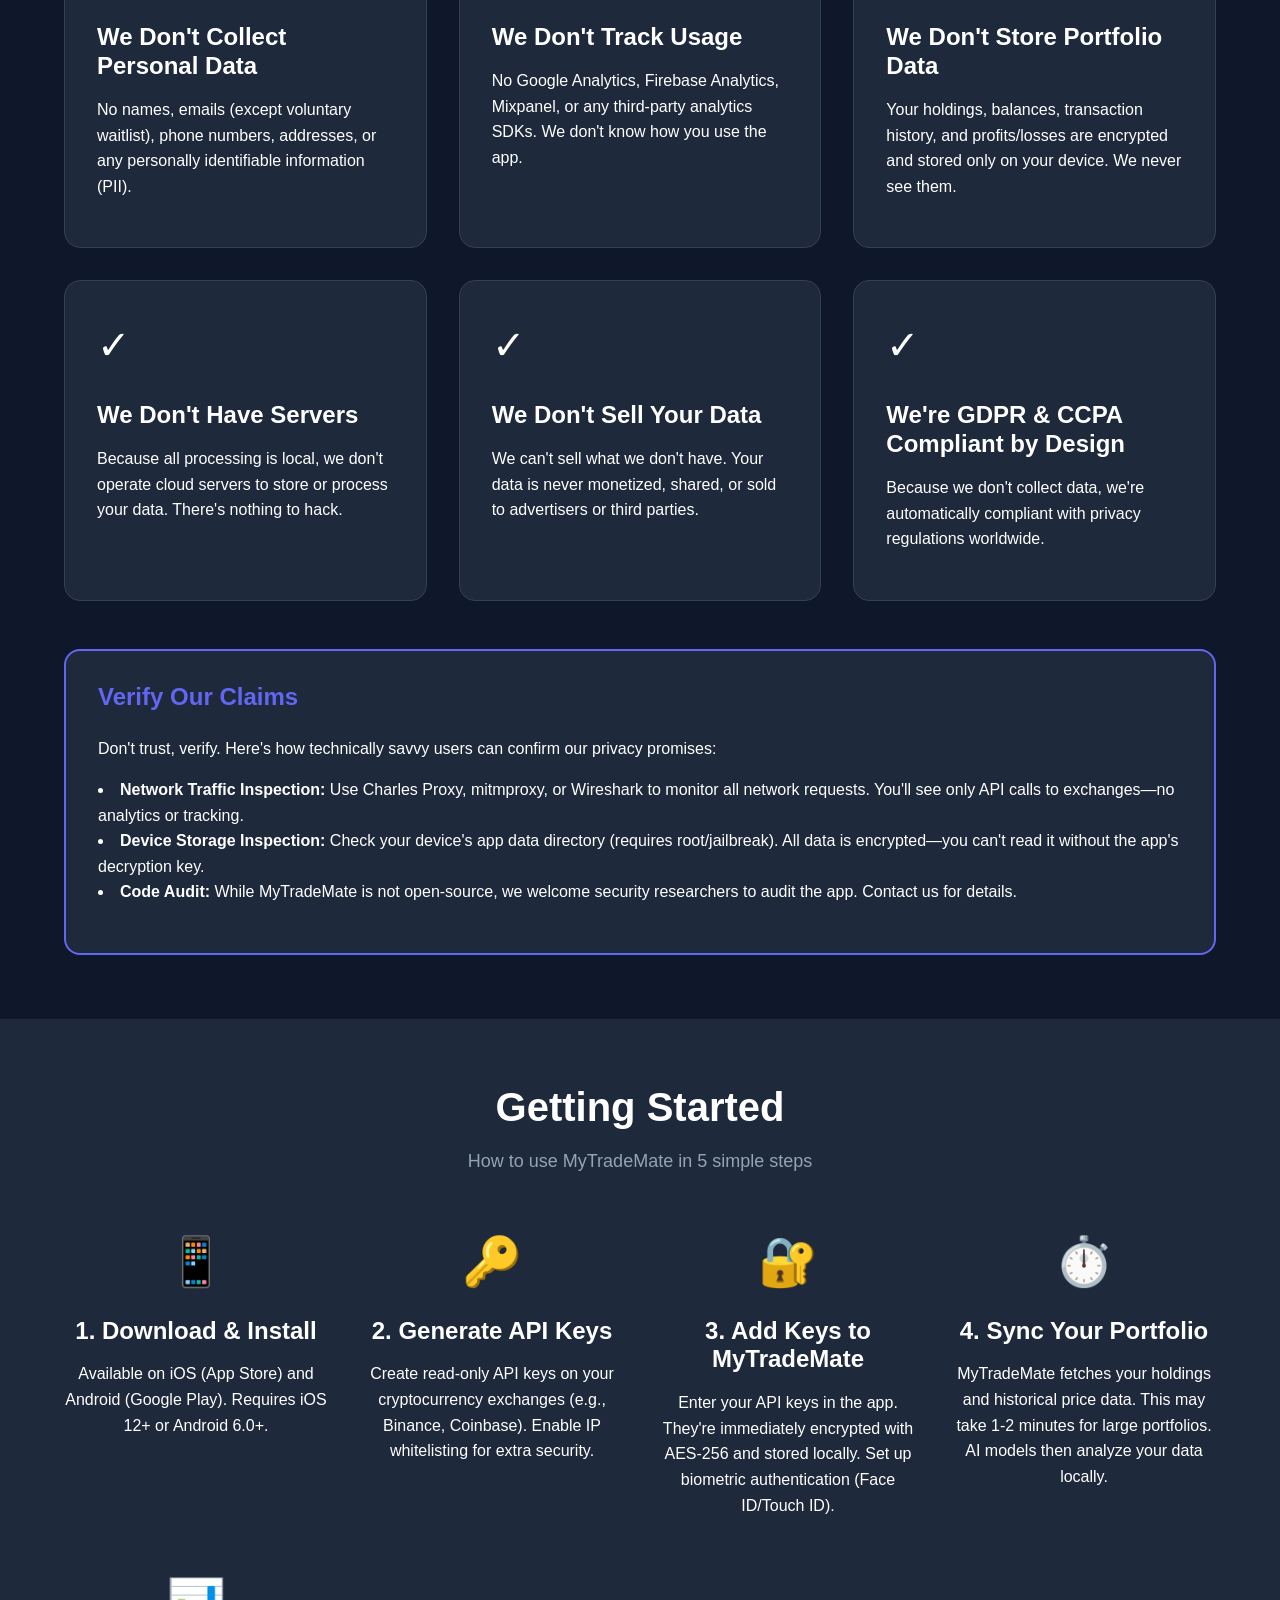
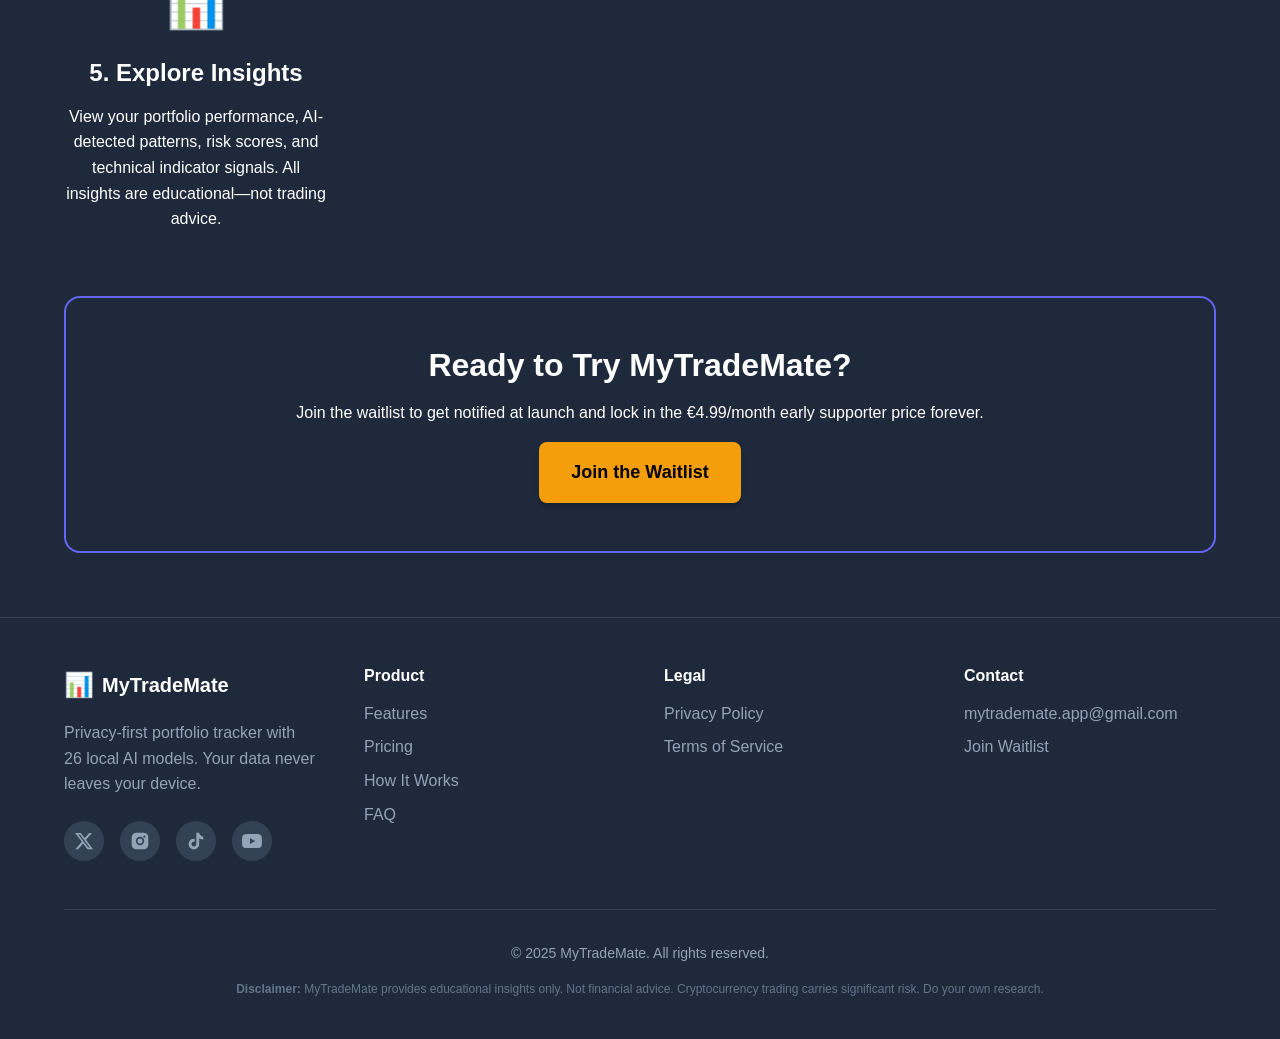
<file: docs/how-it-works.html>
<!DOCTYPE html>
<html lang="en">
<head>
    <meta charset="UTF-8">
    <meta name="viewport" content="width=device-width, initial-scale=1.0">
    <meta name="tiktok-developers-site-verification" content="Luy8rzll7pFtcSYKHuachTHf6kLrsYoX">
    <meta name="description" content="Learn how MyTradeMate's local AI processing, 76 indicators, and privacy-first architecture protect your data while providing powerful portfolio insights.">
    <meta name="keywords" content="local AI, TensorFlow Lite, technical indicators, portfolio tracker, privacy, encryption">
    <title>How It Works - MyTradeMate</title>
    <link rel="stylesheet" href="styles.css">
    <link rel="icon" type="image/svg+xml" href="data:image/svg+xml,<svg xmlns='http://www.w3.org/2000/svg' viewBox='0 0 100 100'><text y='.9em' font-size='90'>📊</text></svg>">
</head>
<body>
    <!-- Header -->
    <header class="header">
        <div class="container">
            <nav class="nav">
                <a href="index.html" class="logo">
                    <span class="logo-icon">📊</span>
                    <span class="logo-text">MyTradeMate</span>
                </a>
                <button class="mobile-menu-toggle" aria-label="Toggle menu">
                    <span></span>
                    <span></span>
                    <span></span>
                </button>
                <ul class="nav-links">
                    <li><a href="index.html#features">Features</a></li>
                    <li><a href="index.html#comparison">Compare</a></li>
                    <li><a href="index.html#pricing">Pricing</a></li>
                    <li><a href="index.html#faq">FAQ</a></li>
                    <li><a href="how-it-works.html">How It Works</a></li>
                    <li><a href="index.html#waitlist" class="btn btn-secondary btn-sm">Join Waitlist</a></li>
                </ul>
            </nav>
        </div>
    </header>

    <!-- Hero Section -->
    <section class="hero hero-secondary">
        <div class="container">
            <div class="hero-content">
                <h1 class="hero-title">
                    How MyTradeMate Works
                </h1>
                <p class="hero-description">
                    The only portfolio tracker that runs 26 AI models and 76 indicators entirely on your device. Here's exactly how we protect your privacy while delivering powerful insights.
                </p>
            </div>
        </div>
    </section>

    <!-- Architecture Section -->
    <section class="section">
        <div class="container">
            <div class="section-header">
                <h2 class="section-title">Local-First Architecture</h2>
                <p class="section-description">
                    Cloud trackers send your data to their servers. We don't. Everything runs on your phone.
                </p>
            </div>

            <div class="how-it-works-grid">
                <div class="how-step">
                    <div class="step-number">1</div>
                    <div class="step-content">
                        <h3>You Add Your API Keys</h3>
                        <p>Connect your exchange accounts using read-only API keys (no trading permissions). Keys are immediately encrypted with AES-256 and stored in your device's secure storage (iOS Keychain or Android Keystore).</p>
                        <div class="step-detail">
                            <strong>Security Note:</strong> API keys never leave your device. We don't have servers to send them to. Even we can't access your keys.
                        </div>
                    </div>
                </div>

                <div class="how-step">
                    <div class="step-number">2</div>
                    <div class="step-content">
                        <h3>Fetch Price Data</h3>
                        <p>MyTradeMate uses your API keys to fetch real-time price data directly from exchanges. This is the only network activity—we never send your portfolio data anywhere.</p>
                        <div class="step-detail">
                            <strong>What's Fetched:</strong> Current prices, historical OHLCV (Open, High, Low, Close, Volume) data, and order book depth. All calculations happen locally.
                        </div>
                    </div>
                </div>

                <div class="how-step">
                    <div class="step-number">3</div>
                    <div class="step-content">
                        <h3>AI Models Analyze Locally</h3>
                        <p>26 TensorFlow Lite models run on your phone's CPU/GPU to analyze patterns, trends, and risks. No cloud processing. No internet required (after data is cached).</p>
                        <div class="step-detail">
                            <strong>Models Include:</strong> LSTM for sequence prediction, CNN for pattern recognition, volatility forecasting, risk scoring, and sentiment analysis (all local).
                        </div>
                    </div>
                </div>

                <div class="how-step">
                    <div class="step-number">4</div>
                    <div class="step-content">
                        <h3>76 Indicators Calculated</h3>
                        <p>All 76 technical indicators (25 candlestick patterns + 51 technical indicators) are calculated locally across 5 timeframes: 5-minute, 15-minute, 1-hour, 4-hour, and 1-day.</p>
                        <div class="step-detail">
                            <strong>Examples:</strong> RSI, MACD, Bollinger Bands, Ichimoku Cloud, Fibonacci retracements, Doji, Hammer, Engulfing patterns, and more.
                        </div>
                    </div>
                </div>

                <div class="how-step">
                    <div class="step-number">5</div>
                    <div class="step-content">
                        <h3>You Get Educational Insights</h3>
                        <p>View your portfolio performance, AI-detected patterns, risk scores, and indicator signals—all presented in an easy-to-understand interface. Every insight is for educational purposes only.</p>
                        <div class="step-detail">
                            <strong>Not Financial Advice:</strong> MyTradeMate provides insights based on historical data and technical analysis. You make all investment decisions.
                        </div>
                    </div>
                </div>

                <div class="how-step">
                    <div class="step-number">6</div>
                    <div class="step-content">
                        <h3>Data Stays on Your Device</h3>
                        <p>Your portfolio data, transaction history, and insights are encrypted and stored only on your device. Uninstall the app? Your data is gone forever. We can't recover it because we never had it.</p>
                        <div class="step-detail">
                            <strong>Zero Tracking:</strong> No analytics, no telemetry, no cloud sync. Your privacy is absolute.
                        </div>
                    </div>
                </div>
            </div>
        </div>
    </section>

    <!-- AI Models Section -->
    <section class="section section-dark">
        <div class="container">
            <div class="section-header">
                <h2 class="section-title">26 AI Models Explained</h2>
                <p class="section-description">
                    Here's what's running on your device
                </p>
            </div>

            <div class="ai-models-grid">
                <div class="ai-model-card">
                    <div class="model-icon">🧠</div>
                    <h3>Pattern Recognition Models (8)</h3>
                    <ul>
                        <li><strong>LSTM Networks:</strong> Detect trends and price sequences</li>
                        <li><strong>CNN Models:</strong> Identify candlestick patterns visually</li>
                        <li><strong>RNN Variants:</strong> Predict short-term price movements</li>
                        <li><strong>Ensemble Methods:</strong> Combine multiple models for accuracy</li>
                    </ul>
                    <p class="model-note">All trained on historical market data. Past performance ≠ future results.</p>
                </div>

                <div class="ai-model-card">
                    <div class="model-icon">📈</div>
                    <h3>Trend Analysis Models (6)</h3>
                    <ul>
                        <li><strong>Support/Resistance Detection:</strong> Identify key price levels</li>
                        <li><strong>Breakout Prediction:</strong> Detect potential breakouts</li>
                        <li><strong>Trend Strength Scoring:</strong> Measure trend momentum</li>
                        <li><strong>Reversal Detection:</strong> Spot potential trend changes</li>
                    </ul>
                    <p class="model-note">Used for educational insights, not trading signals.</p>
                </div>

                <div class="ai-model-card">
                    <div class="model-icon">⚠️</div>
                    <h3>Risk Assessment Models (4)</h3>
                    <ul>
                        <li><strong>Volatility Forecasting:</strong> Predict price volatility</li>
                        <li><strong>Drawdown Risk:</strong> Estimate potential losses</li>
                        <li><strong>Correlation Analysis:</strong> Identify portfolio diversification</li>
                        <li><strong>Sharp Ratio Calculation:</strong> Risk-adjusted returns</li>
                    </ul>
                    <p class="model-note">Risk scores are estimates, not guarantees.</p>
                </div>

                <div class="ai-model-card">
                    <div class="model-icon">💹</div>
                    <h3>Volume Analysis Models (1)</h3>
                    <ul>
                        <li><strong>Volume Profile Analysis:</strong> Detect unusual trading activity using real-time order book data</li>
                    </ul>
                    <p class="model-note">Based on public market data from exchange order books.</p>
                </div>

                <div class="ai-model-card">
                    <div class="model-icon">🔧</div>
                    <h3>Legacy Models (6)</h3>
                    <ul>
                        <li>Earlier versions of AI models kept for comparison</li>
                        <li>Used to validate new model accuracy</li>
                        <li>Not actively displayed in the UI</li>
                    </ul>
                    <p class="model-note">Total: 20 active + 6 legacy = 26 models.</p>
                </div>
            </div>

            <div class="tech-note">
                <p><strong>Technical Details:</strong> All models are quantized TensorFlow Lite models optimized for mobile CPUs/GPUs. Typical inference time: 50-200ms per model. No GPU acceleration required (but faster with it).</p>
            </div>
        </div>
    </section>

    <!-- Indicators Section -->
    <section class="section">
        <div class="container">
            <div class="section-header">
                <h2 class="section-title">76 Technical Indicators</h2>
                <p class="section-description">
                    Every tool a trader needs—calculated locally in real-time
                </p>
            </div>

            <div class="indicators-grid">
                <div class="indicator-category">
                    <h3>Candlestick Patterns (25)</h3>
                    <div class="indicator-list">
                        <div class="indicator-group">
                            <h4>Reversal Patterns</h4>
                            <ul>
                                <li>Doji (Standard, Dragonfly, Gravestone)</li>
                                <li>Hammer & Inverted Hammer</li>
                                <li>Hanging Man & Shooting Star</li>
                                <li>Engulfing (Bullish & Bearish)</li>
                                <li>Harami (Bullish & Bearish)</li>
                                <li>Morning Star & Evening Star</li>
                                <li>Piercing Line & Dark Cloud Cover</li>
                            </ul>
                        </div>
                        <div class="indicator-group">
                            <h4>Continuation Patterns</h4>
                            <ul>
                                <li>Three White Soldiers & Three Black Crows</li>
                                <li>Rising Three & Falling Three Methods</li>
                                <li>Spinning Top</li>
                                <li>Marubozu (Bullish & Bearish)</li>
                            </ul>
                        </div>
                    </div>
                </div>

                <div class="indicator-category">
                    <h3>Trend Indicators (12)</h3>
                    <ul class="indicator-simple-list">
                        <li><strong>Moving Averages:</strong> SMA, EMA, WMA</li>
                        <li><strong>MACD:</strong> Moving Average Convergence Divergence</li>
                        <li><strong>ADX:</strong> Average Directional Index</li>
                        <li><strong>Parabolic SAR:</strong> Stop and Reverse</li>
                        <li><strong>Ichimoku Cloud:</strong> Full suite (Tenkan, Kijun, Senkou Span A/B)</li>
                        <li><strong>Supertrend:</strong> Trend-following indicator</li>
                    </ul>
                </div>

                <div class="indicator-category">
                    <h3>Momentum Indicators (10)</h3>
                    <ul class="indicator-simple-list">
                        <li><strong>RSI:</strong> Relative Strength Index</li>
                        <li><strong>Stochastic Oscillator:</strong> %K and %D</li>
                        <li><strong>CCI:</strong> Commodity Channel Index</li>
                        <li><strong>Williams %R:</strong> Momentum oscillator</li>
                        <li><strong>ROC:</strong> Rate of Change</li>
                        <li><strong>MFI:</strong> Money Flow Index</li>
                    </ul>
                </div>

                <div class="indicator-category">
                    <h3>Volatility Indicators (8)</h3>
                    <ul class="indicator-simple-list">
                        <li><strong>Bollinger Bands:</strong> Upper, Middle, Lower bands</li>
                        <li><strong>ATR:</strong> Average True Range</li>
                        <li><strong>Keltner Channels:</strong> Volatility-based bands</li>
                        <li><strong>Standard Deviation:</strong> Price dispersion</li>
                        <li><strong>Donchian Channels:</strong> Price envelope</li>
                    </ul>
                </div>

                <div class="indicator-category">
                    <h3>Volume Indicators (6)</h3>
                    <ul class="indicator-simple-list">
                        <li><strong>OBV:</strong> On-Balance Volume</li>
                        <li><strong>VWAP:</strong> Volume Weighted Average Price</li>
                        <li><strong>Volume Profile:</strong> Price-volume distribution</li>
                        <li><strong>A/D Line:</strong> Accumulation/Distribution</li>
                        <li><strong>Chaikin Money Flow:</strong> Buying/selling pressure</li>
                    </ul>
                </div>

                <div class="indicator-category">
                    <h3>Support/Resistance Indicators (7)</h3>
                    <ul class="indicator-simple-list">
                        <li><strong>Fibonacci Retracements:</strong> 23.6%, 38.2%, 50%, 61.8%</li>
                        <li><strong>Fibonacci Extensions:</strong> 127.2%, 161.8%</li>
                        <li><strong>Pivot Points:</strong> Standard, Fibonacci, Camarilla</li>
                        <li><strong>Support/Resistance Lines:</strong> Auto-detected</li>
                    </ul>
                </div>

                <div class="indicator-category">
                    <h3>Composite Indicators (7)</h3>
                    <ul class="indicator-simple-list">
                        <li><strong>Heikin Ashi:</strong> Smoothed candlesticks</li>
                        <li><strong>Renko Charts:</strong> Price movement focus</li>
                        <li><strong>Elder-Ray Index:</strong> Bull/bear power</li>
                        <li><strong>Aroon Indicator:</strong> Trend strength</li>
                        <li><strong>Know Sure Thing (KST):</strong> Momentum oscillator</li>
                    </ul>
                </div>
            </div>

            <div class="indicator-footer">
                <p><strong>Total: 76 Indicators</strong> (25 candlestick patterns + 51 technical indicators)</p>
                <p>All calculated locally across <strong>5 timeframes:</strong> 5-minute, 15-minute, 1-hour, 4-hour, 1-day</p>
            </div>
        </div>
    </section>

    <!-- Security Section -->
    <section class="section section-dark">
        <div class="container">
            <div class="section-header">
                <h2 class="section-title">Security Architecture</h2>
                <p class="section-description">
                    How we protect your data without ever seeing it
                </p>
            </div>

            <div class="security-grid">
                <div class="security-layer">
                    <div class="layer-number">Layer 1</div>
                    <h3>Biometric Authentication</h3>
                    <p>Face ID (iOS) or Touch ID/Fingerprint (Android) protects app access. Biometric data is handled by your device's OS—we never access or store it.</p>
                    <div class="security-tech">
                        <strong>Technology:</strong> iOS Secure Enclave / Android TEE (Trusted Execution Environment)
                    </div>
                </div>

                <div class="security-layer">
                    <div class="layer-number">Layer 2</div>
                    <h3>AES-256 Encryption</h3>
                    <p>All sensitive data (API keys, portfolio holdings, transaction history) is encrypted with AES-256 before being stored on your device.</p>
                    <div class="security-tech">
                        <strong>Standard:</strong> Military-grade encryption used by banks and governments
                    </div>
                </div>

                <div class="security-layer">
                    <div class="layer-number">Layer 3</div>
                    <h3>Secure Storage</h3>
                    <p>Encrypted data is stored in iOS Keychain (iOS) or Android Keystore (Android)—the most secure storage locations on mobile devices.</p>
                    <div class="security-tech">
                        <strong>Protection:</strong> Hardware-backed encryption, isolated from other apps
                    </div>
                </div>

                <div class="security-layer">
                    <div class="layer-number">Layer 4</div>
                    <h3>No Cloud Backup</h3>
                    <p>MyTradeMate does not use iCloud, Google Drive, or any cloud backup services. Your data remains exclusively on your device.</p>
                    <div class="security-tech">
                        <strong>Trade-off:</strong> Maximum privacy, but you can't recover data if you lose your device
                    </div>
                </div>

                <div class="security-layer">
                    <div class="layer-number">Layer 5</div>
                    <h3>Read-Only API Keys</h3>
                    <p>We recommend using read-only API keys that cannot execute trades or withdrawals. This limits damage if keys are ever compromised.</p>
                    <div class="security-tech">
                        <strong>Best Practice:</strong> Enable IP whitelisting and key rotation on your exchange
                    </div>
                </div>

                <div class="security-layer">
                    <div class="layer-number">Layer 6</div>
                    <h3>Zero Network Telemetry</h3>
                    <p>No analytics, no crash reports, no user tracking. The only network activity is fetching price data from exchanges using your API keys.</p>
                    <div class="security-tech">
                        <strong>Verification:</strong> Inspect with Charles Proxy, mitmproxy, or Wireshark
                    </div>
                </div>
            </div>
        </div>
    </section>

    <!-- Privacy Guarantees Section -->
    <section class="section">
        <div class="container">
            <div class="section-header">
                <h2 class="section-title">Our Privacy Guarantees</h2>
                <p class="section-description">
                    What we promise—and how you can verify it
                </p>
            </div>

            <div class="guarantees-grid">
                <div class="guarantee-card">
                    <div class="guarantee-icon">✓</div>
                    <h3>We Don't Collect Personal Data</h3>
                    <p>No names, emails (except voluntary waitlist), phone numbers, addresses, or any personally identifiable information (PII).</p>
                </div>

                <div class="guarantee-card">
                    <div class="guarantee-icon">✓</div>
                    <h3>We Don't Track Usage</h3>
                    <p>No Google Analytics, Firebase Analytics, Mixpanel, or any third-party analytics SDKs. We don't know how you use the app.</p>
                </div>

                <div class="guarantee-card">
                    <div class="guarantee-icon">✓</div>
                    <h3>We Don't Store Portfolio Data</h3>
                    <p>Your holdings, balances, transaction history, and profits/losses are encrypted and stored only on your device. We never see them.</p>
                </div>

                <div class="guarantee-card">
                    <div class="guarantee-icon">✓</div>
                    <h3>We Don't Have Servers</h3>
                    <p>Because all processing is local, we don't operate cloud servers to store or process your data. There's nothing to hack.</p>
                </div>

                <div class="guarantee-card">
                    <div class="guarantee-icon">✓</div>
                    <h3>We Don't Sell Your Data</h3>
                    <p>We can't sell what we don't have. Your data is never monetized, shared, or sold to advertisers or third parties.</p>
                </div>

                <div class="guarantee-card">
                    <div class="guarantee-icon">✓</div>
                    <h3>We're GDPR & CCPA Compliant by Design</h3>
                    <p>Because we don't collect data, we're automatically compliant with privacy regulations worldwide.</p>
                </div>
            </div>

            <div class="verification-box">
                <h3>Verify Our Claims</h3>
                <p>Don't trust, verify. Here's how technically savvy users can confirm our privacy promises:</p>
                <ul>
                    <li><strong>Network Traffic Inspection:</strong> Use Charles Proxy, mitmproxy, or Wireshark to monitor all network requests. You'll see only API calls to exchanges—no analytics or tracking.</li>
                    <li><strong>Device Storage Inspection:</strong> Check your device's app data directory (requires root/jailbreak). All data is encrypted—you can't read it without the app's decryption key.</li>
                    <li><strong>Code Audit:</strong> While MyTradeMate is not open-source, we welcome security researchers to audit the app. Contact us for details.</li>
                </ul>
            </div>
        </div>
    </section>

    <!-- Getting Started Section -->
    <section class="section section-dark">
        <div class="container">
            <div class="section-header">
                <h2 class="section-title">Getting Started</h2>
                <p class="section-description">
                    How to use MyTradeMate in 5 simple steps
                </p>
            </div>

            <div class="getting-started-steps">
                <div class="getting-started-step">
                    <div class="step-icon">📱</div>
                    <h3>1. Download & Install</h3>
                    <p>Available on iOS (App Store) and Android (Google Play). Requires iOS 12+ or Android 6.0+.</p>
                </div>

                <div class="getting-started-step">
                    <div class="step-icon">🔑</div>
                    <h3>2. Generate API Keys</h3>
                    <p>Create read-only API keys on your cryptocurrency exchanges (e.g., Binance, Coinbase). Enable IP whitelisting for extra security.</p>
                </div>

                <div class="getting-started-step">
                    <div class="step-icon">🔐</div>
                    <h3>3. Add Keys to MyTradeMate</h3>
                    <p>Enter your API keys in the app. They're immediately encrypted with AES-256 and stored locally. Set up biometric authentication (Face ID/Touch ID).</p>
                </div>

                <div class="getting-started-step">
                    <div class="step-icon">⏱️</div>
                    <h3>4. Sync Your Portfolio</h3>
                    <p>MyTradeMate fetches your holdings and historical price data. This may take 1-2 minutes for large portfolios. AI models then analyze your data locally.</p>
                </div>

                <div class="getting-started-step">
                    <div class="step-icon">📊</div>
                    <h3>5. Explore Insights</h3>
                    <p>View your portfolio performance, AI-detected patterns, risk scores, and technical indicator signals. All insights are educational—not trading advice.</p>
                </div>
            </div>

            <div class="cta-box">
                <h3>Ready to Try MyTradeMate?</h3>
                <p>Join the waitlist to get notified at launch and lock in the €4.99/month early supporter price forever.</p>
                <a href="index.html#waitlist" class="btn btn-primary btn-lg">Join the Waitlist</a>
            </div>
        </div>
    </section>

    <!-- Footer -->
    <footer class="footer">
        <div class="container">
            <div class="footer-grid">
                <div class="footer-col">
                    <div class="footer-logo">
                        <span class="logo-icon">📊</span>
                        <span class="logo-text">MyTradeMate</span>
                    </div>
                    <p class="footer-description">
                        Privacy-first portfolio tracker with 26 local AI models. Your data never leaves your device.
                    </p>
                    <div class="footer-social">
                        <a href="https://twitter.com/mytrademate" aria-label="Twitter" target="_blank" rel="noopener noreferrer">
                            <svg width="20" height="20" viewBox="0 0 24 24" fill="currentColor">
                                <path d="M18.244 2.25h3.308l-7.227 8.26 8.502 11.24H16.17l-5.214-6.817L4.99 21.75H1.68l7.73-8.835L1.254 2.25H8.08l4.713 6.231zm-1.161 17.52h1.833L7.084 4.126H5.117z"/>
                            </svg>
                        </a>
                        <a href="https://instagram.com/mytrademate" aria-label="Instagram" target="_blank" rel="noopener noreferrer">
                            <svg width="20" height="20" viewBox="0 0 24 24" fill="currentColor">
                                <path d="M12 2c2.717 0 3.056.01 4.122.06 1.065.05 1.79.217 2.428.465.66.254 1.216.598 1.772 1.153a4.908 4.908 0 0 1 1.153 1.772c.247.637.415 1.363.465 2.428.047 1.066.06 1.405.06 4.122 0 2.717-.01 3.056-.06 4.122-.05 1.065-.218 1.79-.465 2.428a4.883 4.883 0 0 1-1.153 1.772 4.915 4.915 0 0 1-1.772 1.153c-.637.247-1.363.415-2.428.465-1.066.047-1.405.06-4.122.06-2.717 0-3.056-.01-4.122-.06-1.065-.05-1.79-.218-2.428-.465a4.89 4.89 0 0 1-1.772-1.153 4.904 4.904 0 0 1-1.153-1.772c-.248-.637-.415-1.363-.465-2.428C2.013 15.056 2 14.717 2 12c0-2.717.01-3.056.06-4.122.05-1.066.217-1.79.465-2.428a4.88 4.88 0 0 1 1.153-1.772A4.897 4.897 0 0 1 5.45 2.525c.638-.248 1.362-.415 2.428-.465C8.944 2.013 9.283 2 12 2zm0 5a5 5 0 1 0 0 10 5 5 0 0 0 0-10zm6.5-.25a1.25 1.25 0 0 0-2.5 0 1.25 1.25 0 0 0 2.5 0zM12 9a3 3 0 1 1 0 6 3 3 0 0 1 0-6z"/>
                            </svg>
                        </a>
                        <a href="https://tiktok.com/@mytrademate" aria-label="TikTok" target="_blank" rel="noopener noreferrer">
                            <svg width="20" height="20" viewBox="0 0 24 24" fill="currentColor">
                                <path d="M19.59 6.69a4.83 4.83 0 0 1-3.77-4.25V2h-3.45v13.67a2.89 2.89 0 0 1-5.2 1.74 2.89 2.89 0 0 1 2.31-4.64 2.93 2.93 0 0 1 .88.13V9.4a6.84 6.84 0 0 0-1-.05A6.33 6.33 0 0 0 5 20.1a6.34 6.34 0 0 0 10.86-4.43v-7a8.16 8.16 0 0 0 4.77 1.52v-3.4a4.85 4.85 0 0 1-1-.1z"/>
                            </svg>
                        </a>
                        <a href="https://youtube.com/@mytrademate" aria-label="YouTube" target="_blank" rel="noopener noreferrer">
                            <svg width="20" height="20" viewBox="0 0 24 24" fill="currentColor">
                                <path d="M23.498 6.186a3.016 3.016 0 0 0-2.122-2.136C19.505 3.545 12 3.545 12 3.545s-7.505 0-9.377.505A3.017 3.017 0 0 0 .502 6.186C0 8.07 0 12 0 12s0 3.93.502 5.814a3.016 3.016 0 0 0 2.122 2.136c1.871.505 9.376.505 9.376.505s7.505 0 9.377-.505a3.015 3.015 0 0 0 2.122-2.136C24 15.93 24 12 24 12s0-3.93-.502-5.814zM9.545 15.568V8.432L15.818 12l-6.273 3.568z"/>
                            </svg>
                        </a>
                    </div>
                </div>

                <div class="footer-col">
                    <h4 class="footer-title">Product</h4>
                    <ul class="footer-links">
                        <li><a href="index.html#features">Features</a></li>
                        <li><a href="index.html#pricing">Pricing</a></li>
                        <li><a href="how-it-works.html">How It Works</a></li>
                        <li><a href="index.html#faq">FAQ</a></li>
                    </ul>
                </div>

                <div class="footer-col">
                    <h4 class="footer-title">Legal</h4>
                    <ul class="footer-links">
                        <li><a href="privacy-policy.html">Privacy Policy</a></li>
                        <li><a href="terms-of-service.html">Terms of Service</a></li>
                    </ul>
                </div>

                <div class="footer-col">
                    <h4 class="footer-title">Contact</h4>
                    <ul class="footer-links">
                        <li><a href="mailto:mytrademate.app@gmail.com">mytrademate.app@gmail.com</a></li>
                        <li><a href="index.html#waitlist">Join Waitlist</a></li>
                    </ul>
                </div>
            </div>

            <div class="footer-bottom">
                <p class="footer-copyright">
                    &copy; 2025 MyTradeMate. All rights reserved.
                </p>
                <p class="footer-disclaimer">
                    <strong>Disclaimer:</strong> MyTradeMate provides educational insights only. Not financial advice. Cryptocurrency trading carries significant risk. Do your own research.
                </p>
            </div>
        </div>
    </footer>

    <script src="main.js"></script>
</body>
</html>
</file>
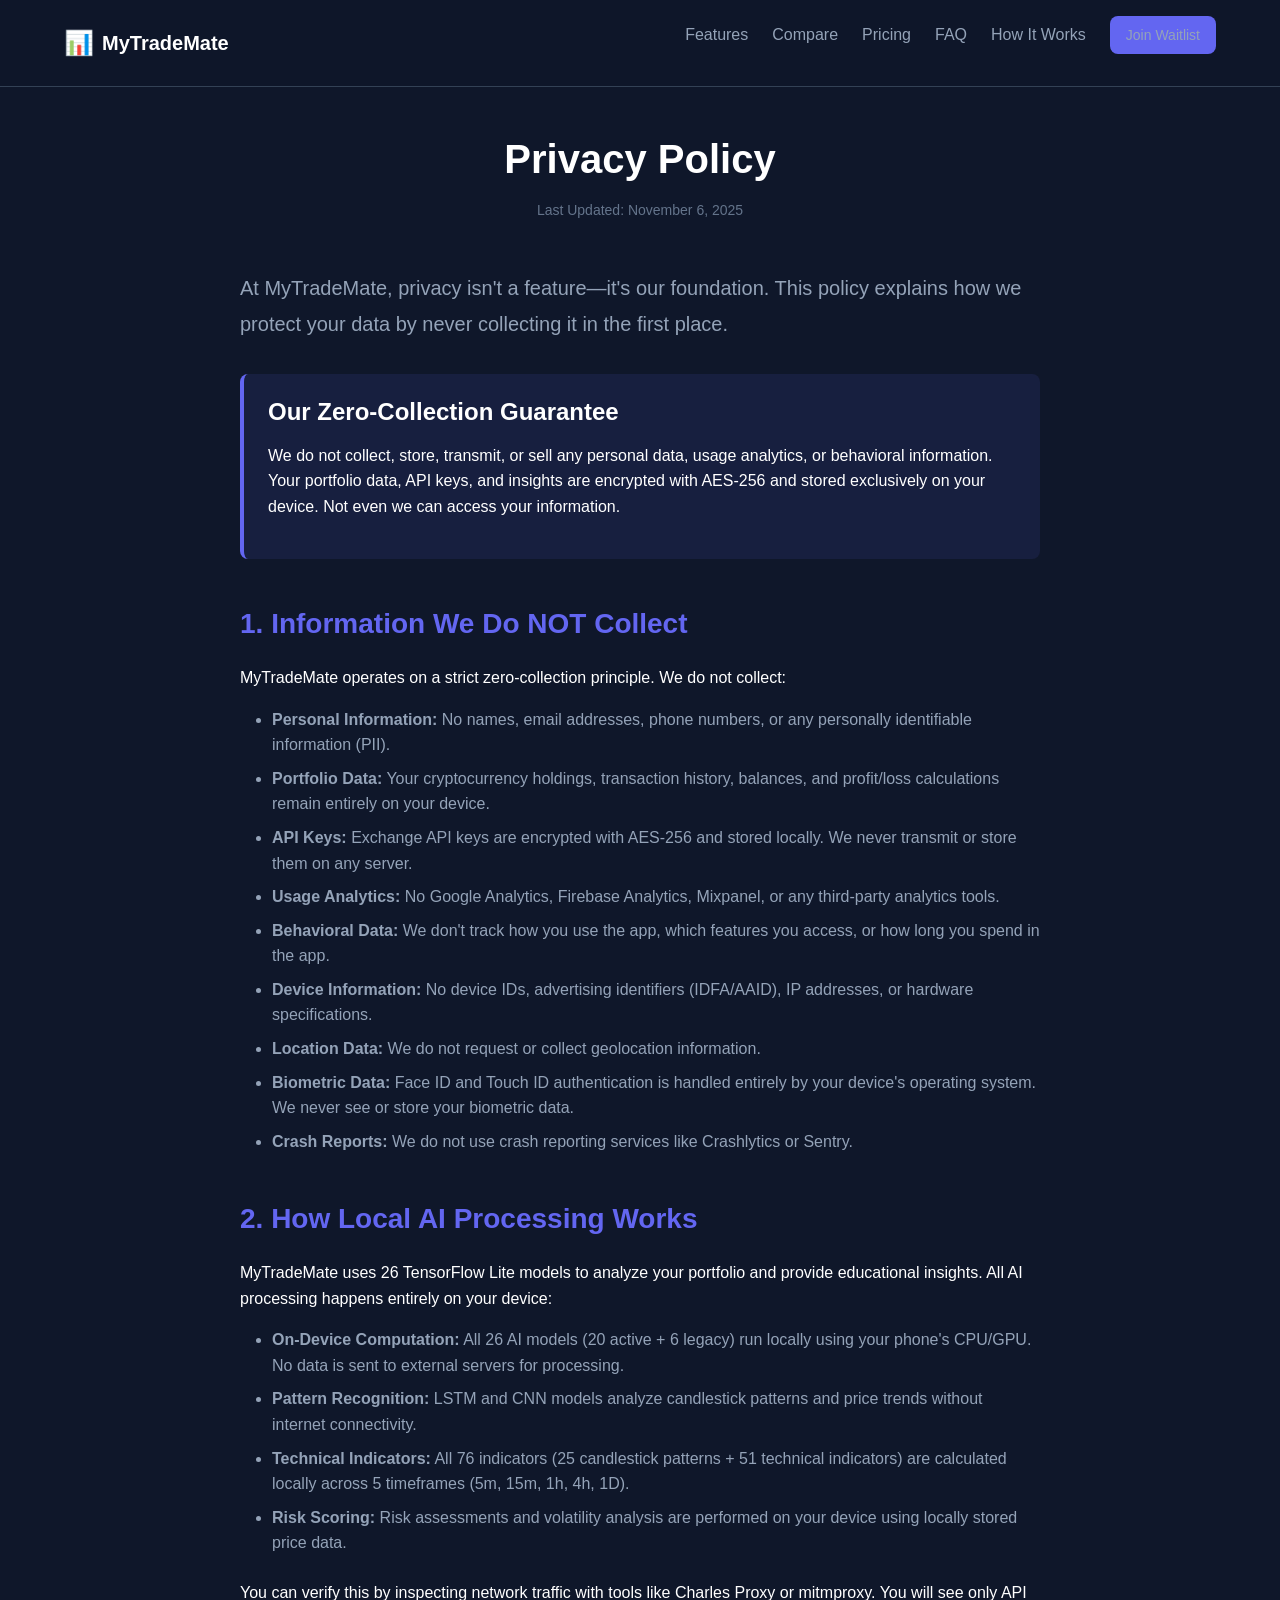
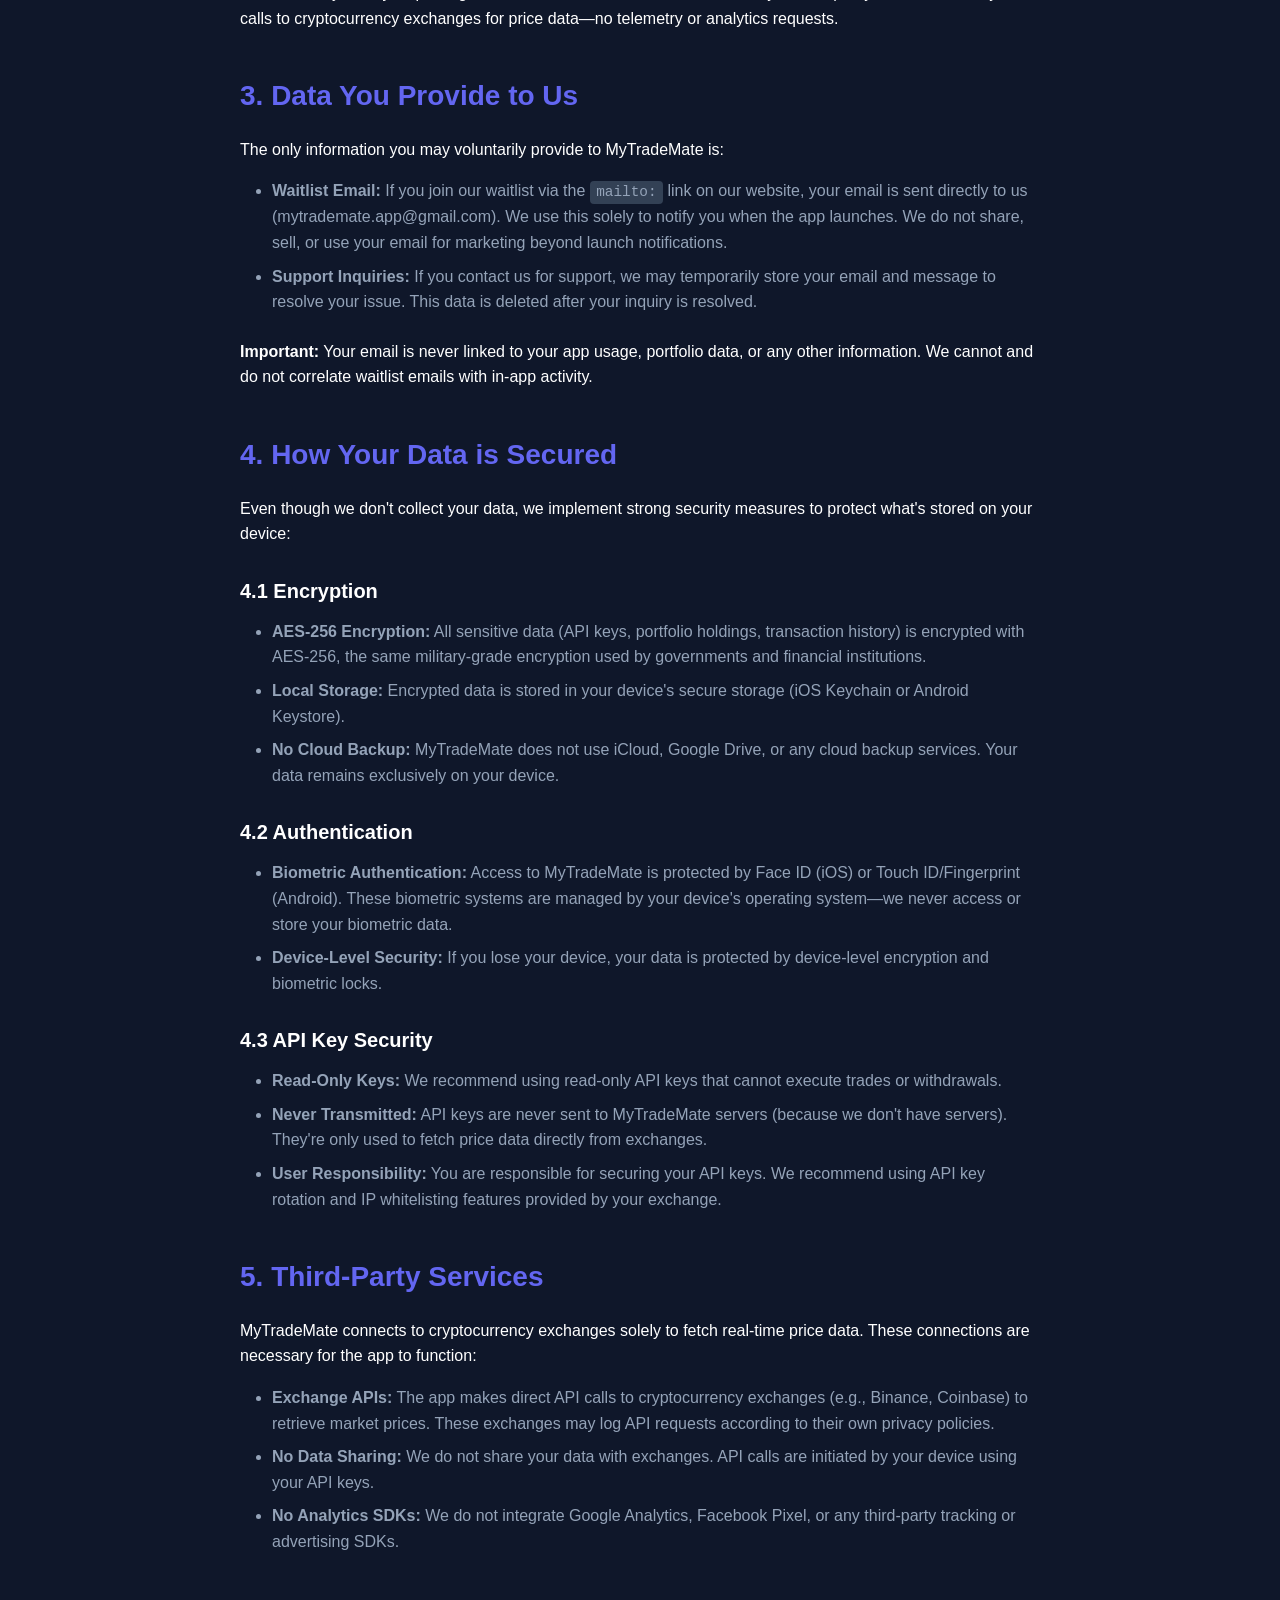
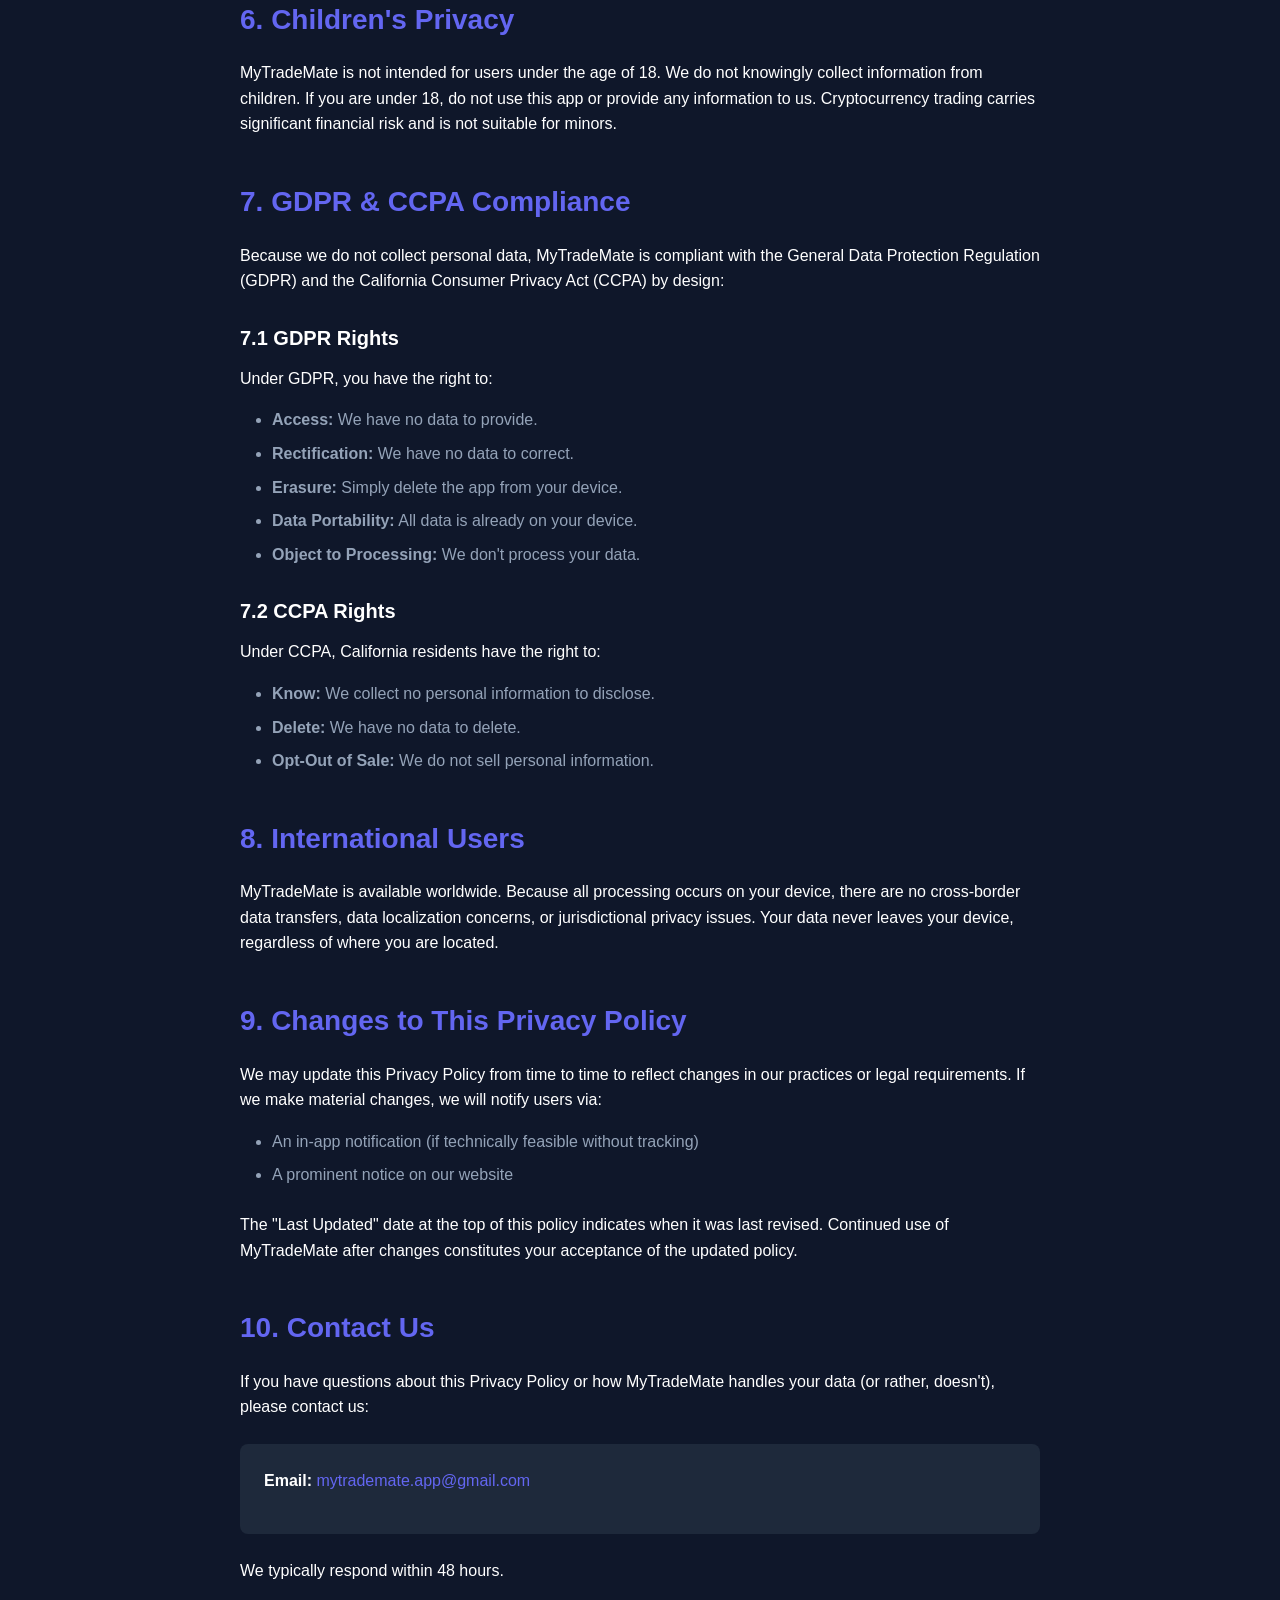
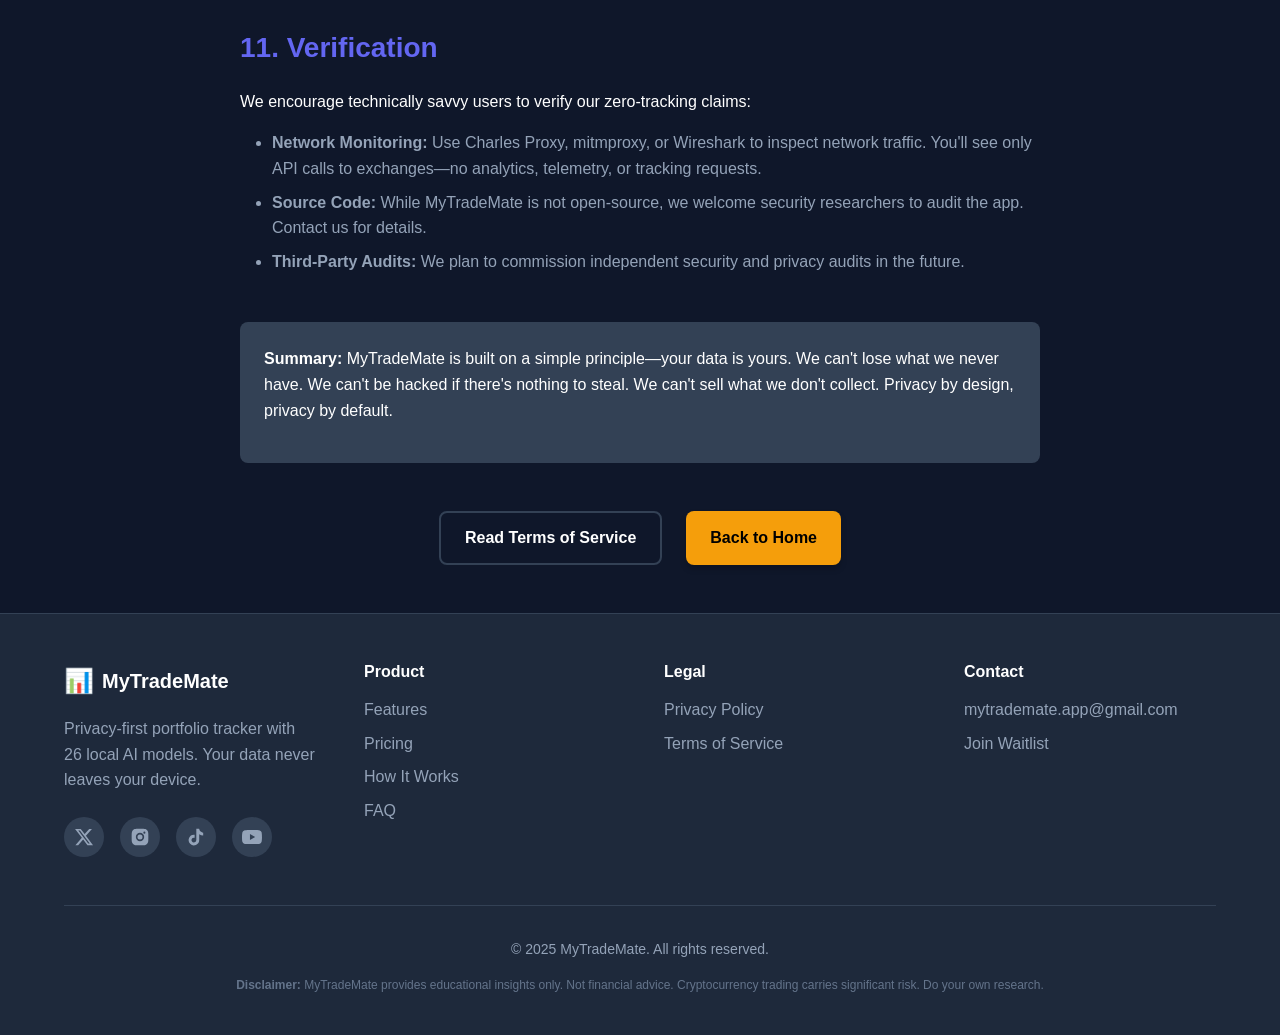
<file: docs/privacy-policy.html>
<!DOCTYPE html>
<html lang="en">
<head>
    <meta charset="UTF-8">
    <meta name="viewport" content="width=device-width, initial-scale=1.0">
    <meta name="tiktok-developers-site-verification" content="Luy8rzll7pFtcSYKHuachTHf6kLrsYoX">
    <meta name="description" content="MyTradeMate Privacy Policy - Zero data collection, local AI processing, no tracking or analytics.">
    <meta name="robots" content="index, follow">
    <title>Privacy Policy - MyTradeMate</title>
    <link rel="stylesheet" href="styles.css">
    <link rel="icon" type="image/svg+xml" href="data:image/svg+xml,<svg xmlns='http://www.w3.org/2000/svg' viewBox='0 0 100 100'><text y='.9em' font-size='90'>📊</text></svg>">
</head>
<body>
    <!-- Header -->
    <header class="header">
        <div class="container">
            <nav class="nav">
                <a href="index-rebuilt.html" class="logo">
                    <span class="logo-icon">📊</span>
                    <span class="logo-text">MyTradeMate</span>
                </a>
                <button class="mobile-menu-toggle" aria-label="Toggle menu">
                    <span></span>
                    <span></span>
                    <span></span>
                </button>
                <ul class="nav-links">
                    <li><a href="index-rebuilt.html#features">Features</a></li>
                    <li><a href="index-rebuilt.html#comparison">Compare</a></li>
                    <li><a href="index-rebuilt.html#pricing">Pricing</a></li>
                    <li><a href="index-rebuilt.html#faq">FAQ</a></li>
                    <li><a href="how-it-works.html">How It Works</a></li>
                    <li><a href="index-rebuilt.html#waitlist" class="btn btn-secondary btn-sm">Join Waitlist</a></li>
                </ul>
            </nav>
        </div>
    </header>

    <!-- Legal Content -->
    <main class="legal-page">
        <div class="container">
            <div class="legal-content">
                <div class="legal-header">
                    <h1>Privacy Policy</h1>
                    <p class="legal-meta">Last Updated: November 6, 2025</p>
                </div>

                <div class="legal-intro">
                    <p class="lead">
                        At MyTradeMate, privacy isn't a feature—it's our foundation. This policy explains how we protect your data by never collecting it in the first place.
                    </p>
                    <div class="highlight-box">
                        <h3>Our Zero-Collection Guarantee</h3>
                        <p>We do not collect, store, transmit, or sell any personal data, usage analytics, or behavioral information. Your portfolio data, API keys, and insights are encrypted with AES-256 and stored exclusively on your device. Not even we can access your information.</p>
                    </div>
                </div>

                <div class="legal-section">
                    <h2>1. Information We Do NOT Collect</h2>
                    <p>MyTradeMate operates on a strict zero-collection principle. We do not collect:</p>
                    <ul>
                        <li><strong>Personal Information:</strong> No names, email addresses, phone numbers, or any personally identifiable information (PII).</li>
                        <li><strong>Portfolio Data:</strong> Your cryptocurrency holdings, transaction history, balances, and profit/loss calculations remain entirely on your device.</li>
                        <li><strong>API Keys:</strong> Exchange API keys are encrypted with AES-256 and stored locally. We never transmit or store them on any server.</li>
                        <li><strong>Usage Analytics:</strong> No Google Analytics, Firebase Analytics, Mixpanel, or any third-party analytics tools.</li>
                        <li><strong>Behavioral Data:</strong> We don't track how you use the app, which features you access, or how long you spend in the app.</li>
                        <li><strong>Device Information:</strong> No device IDs, advertising identifiers (IDFA/AAID), IP addresses, or hardware specifications.</li>
                        <li><strong>Location Data:</strong> We do not request or collect geolocation information.</li>
                        <li><strong>Biometric Data:</strong> Face ID and Touch ID authentication is handled entirely by your device's operating system. We never see or store your biometric data.</li>
                        <li><strong>Crash Reports:</strong> We do not use crash reporting services like Crashlytics or Sentry.</li>
                    </ul>
                </div>

                <div class="legal-section">
                    <h2>2. How Local AI Processing Works</h2>
                    <p>MyTradeMate uses 26 TensorFlow Lite models to analyze your portfolio and provide educational insights. All AI processing happens entirely on your device:</p>
                    <ul>
                        <li><strong>On-Device Computation:</strong> All 26 AI models (20 active + 6 legacy) run locally using your phone's CPU/GPU. No data is sent to external servers for processing.</li>
                        <li><strong>Pattern Recognition:</strong> LSTM and CNN models analyze candlestick patterns and price trends without internet connectivity.</li>
                        <li><strong>Technical Indicators:</strong> All 76 indicators (25 candlestick patterns + 51 technical indicators) are calculated locally across 5 timeframes (5m, 15m, 1h, 4h, 1D).</li>
                        <li><strong>Risk Scoring:</strong> Risk assessments and volatility analysis are performed on your device using locally stored price data.</li>
                    </ul>
                    <p>You can verify this by inspecting network traffic with tools like Charles Proxy or mitmproxy. You will see only API calls to cryptocurrency exchanges for price data—no telemetry or analytics requests.</p>
                </div>

                <div class="legal-section">
                    <h2>3. Data You Provide to Us</h2>
                    <p>The only information you may voluntarily provide to MyTradeMate is:</p>
                    <ul>
                        <li><strong>Waitlist Email:</strong> If you join our waitlist via the <code>mailto:</code> link on our website, your email is sent directly to us (mytrademate.app@gmail.com). We use this solely to notify you when the app launches. We do not share, sell, or use your email for marketing beyond launch notifications.</li>
                        <li><strong>Support Inquiries:</strong> If you contact us for support, we may temporarily store your email and message to resolve your issue. This data is deleted after your inquiry is resolved.</li>
                    </ul>
                    <p><strong>Important:</strong> Your email is never linked to your app usage, portfolio data, or any other information. We cannot and do not correlate waitlist emails with in-app activity.</p>
                </div>

                <div class="legal-section">
                    <h2>4. How Your Data is Secured</h2>
                    <p>Even though we don't collect your data, we implement strong security measures to protect what's stored on your device:</p>

                    <h3>4.1 Encryption</h3>
                    <ul>
                        <li><strong>AES-256 Encryption:</strong> All sensitive data (API keys, portfolio holdings, transaction history) is encrypted with AES-256, the same military-grade encryption used by governments and financial institutions.</li>
                        <li><strong>Local Storage:</strong> Encrypted data is stored in your device's secure storage (iOS Keychain or Android Keystore).</li>
                        <li><strong>No Cloud Backup:</strong> MyTradeMate does not use iCloud, Google Drive, or any cloud backup services. Your data remains exclusively on your device.</li>
                    </ul>

                    <h3>4.2 Authentication</h3>
                    <ul>
                        <li><strong>Biometric Authentication:</strong> Access to MyTradeMate is protected by Face ID (iOS) or Touch ID/Fingerprint (Android). These biometric systems are managed by your device's operating system—we never access or store your biometric data.</li>
                        <li><strong>Device-Level Security:</strong> If you lose your device, your data is protected by device-level encryption and biometric locks.</li>
                    </ul>

                    <h3>4.3 API Key Security</h3>
                    <ul>
                        <li><strong>Read-Only Keys:</strong> We recommend using read-only API keys that cannot execute trades or withdrawals.</li>
                        <li><strong>Never Transmitted:</strong> API keys are never sent to MyTradeMate servers (because we don't have servers). They're only used to fetch price data directly from exchanges.</li>
                        <li><strong>User Responsibility:</strong> You are responsible for securing your API keys. We recommend using API key rotation and IP whitelisting features provided by your exchange.</li>
                    </ul>
                </div>

                <div class="legal-section">
                    <h2>5. Third-Party Services</h2>
                    <p>MyTradeMate connects to cryptocurrency exchanges solely to fetch real-time price data. These connections are necessary for the app to function:</p>
                    <ul>
                        <li><strong>Exchange APIs:</strong> The app makes direct API calls to cryptocurrency exchanges (e.g., Binance, Coinbase) to retrieve market prices. These exchanges may log API requests according to their own privacy policies.</li>
                        <li><strong>No Data Sharing:</strong> We do not share your data with exchanges. API calls are initiated by your device using your API keys.</li>
                        <li><strong>No Analytics SDKs:</strong> We do not integrate Google Analytics, Facebook Pixel, or any third-party tracking or advertising SDKs.</li>
                    </ul>
                </div>

                <div class="legal-section">
                    <h2>6. Children's Privacy</h2>
                    <p>MyTradeMate is not intended for users under the age of 18. We do not knowingly collect information from children. If you are under 18, do not use this app or provide any information to us. Cryptocurrency trading carries significant financial risk and is not suitable for minors.</p>
                </div>

                <div class="legal-section">
                    <h2>7. GDPR & CCPA Compliance</h2>
                    <p>Because we do not collect personal data, MyTradeMate is compliant with the General Data Protection Regulation (GDPR) and the California Consumer Privacy Act (CCPA) by design:</p>

                    <h3>7.1 GDPR Rights</h3>
                    <p>Under GDPR, you have the right to:</p>
                    <ul>
                        <li><strong>Access:</strong> We have no data to provide.</li>
                        <li><strong>Rectification:</strong> We have no data to correct.</li>
                        <li><strong>Erasure:</strong> Simply delete the app from your device.</li>
                        <li><strong>Data Portability:</strong> All data is already on your device.</li>
                        <li><strong>Object to Processing:</strong> We don't process your data.</li>
                    </ul>

                    <h3>7.2 CCPA Rights</h3>
                    <p>Under CCPA, California residents have the right to:</p>
                    <ul>
                        <li><strong>Know:</strong> We collect no personal information to disclose.</li>
                        <li><strong>Delete:</strong> We have no data to delete.</li>
                        <li><strong>Opt-Out of Sale:</strong> We do not sell personal information.</li>
                    </ul>
                </div>

                <div class="legal-section">
                    <h2>8. International Users</h2>
                    <p>MyTradeMate is available worldwide. Because all processing occurs on your device, there are no cross-border data transfers, data localization concerns, or jurisdictional privacy issues. Your data never leaves your device, regardless of where you are located.</p>
                </div>

                <div class="legal-section">
                    <h2>9. Changes to This Privacy Policy</h2>
                    <p>We may update this Privacy Policy from time to time to reflect changes in our practices or legal requirements. If we make material changes, we will notify users via:</p>
                    <ul>
                        <li>An in-app notification (if technically feasible without tracking)</li>
                        <li>A prominent notice on our website</li>
                    </ul>
                    <p>The "Last Updated" date at the top of this policy indicates when it was last revised. Continued use of MyTradeMate after changes constitutes your acceptance of the updated policy.</p>
                </div>

                <div class="legal-section">
                    <h2>10. Contact Us</h2>
                    <p>If you have questions about this Privacy Policy or how MyTradeMate handles your data (or rather, doesn't), please contact us:</p>
                    <div class="contact-box">
                        <p><strong>Email:</strong> <a href="mailto:mytrademate.app@gmail.com">mytrademate.app@gmail.com</a></p>
                    </div>
                    <p>We typically respond within 48 hours.</p>
                </div>

                <div class="legal-section">
                    <h2>11. Verification</h2>
                    <p>We encourage technically savvy users to verify our zero-tracking claims:</p>
                    <ul>
                        <li><strong>Network Monitoring:</strong> Use Charles Proxy, mitmproxy, or Wireshark to inspect network traffic. You'll see only API calls to exchanges—no analytics, telemetry, or tracking requests.</li>
                        <li><strong>Source Code:</strong> While MyTradeMate is not open-source, we welcome security researchers to audit the app. Contact us for details.</li>
                        <li><strong>Third-Party Audits:</strong> We plan to commission independent security and privacy audits in the future.</li>
                    </ul>
                </div>

                <div class="legal-footer">
                    <p><strong>Summary:</strong> MyTradeMate is built on a simple principle—your data is yours. We can't lose what we never have. We can't be hacked if there's nothing to steal. We can't sell what we don't collect. Privacy by design, privacy by default.</p>
                </div>

                <div class="legal-nav">
                    <a href="terms-of-service.html" class="btn btn-outline">Read Terms of Service</a>
                    <a href="index-rebuilt.html" class="btn btn-primary">Back to Home</a>
                </div>
            </div>
        </div>
    </main>

    <!-- Footer -->
    <footer class="footer">
        <div class="container">
            <div class="footer-grid">
                <div class="footer-col">
                    <div class="footer-logo">
                        <span class="logo-icon">📊</span>
                        <span class="logo-text">MyTradeMate</span>
                    </div>
                    <p class="footer-description">
                        Privacy-first portfolio tracker with 26 local AI models. Your data never leaves your device.
                    </p>
                    <div class="footer-social">
                        <a href="https://twitter.com/mytrademate" aria-label="Twitter" target="_blank" rel="noopener noreferrer">
                            <svg width="20" height="20" viewBox="0 0 24 24" fill="currentColor">
                                <path d="M18.244 2.25h3.308l-7.227 8.26 8.502 11.24H16.17l-5.214-6.817L4.99 21.75H1.68l7.73-8.835L1.254 2.25H8.08l4.713 6.231zm-1.161 17.52h1.833L7.084 4.126H5.117z"/>
                            </svg>
                        </a>
                        <a href="https://instagram.com/mytrademate" aria-label="Instagram" target="_blank" rel="noopener noreferrer">
                            <svg width="20" height="20" viewBox="0 0 24 24" fill="currentColor">
                                <path d="M12 2c2.717 0 3.056.01 4.122.06 1.065.05 1.79.217 2.428.465.66.254 1.216.598 1.772 1.153a4.908 4.908 0 0 1 1.153 1.772c.247.637.415 1.363.465 2.428.047 1.066.06 1.405.06 4.122 0 2.717-.01 3.056-.06 4.122-.05 1.065-.218 1.79-.465 2.428a4.883 4.883 0 0 1-1.153 1.772 4.915 4.915 0 0 1-1.772 1.153c-.637.247-1.363.415-2.428.465-1.066.047-1.405.06-4.122.06-2.717 0-3.056-.01-4.122-.06-1.065-.05-1.79-.218-2.428-.465a4.89 4.89 0 0 1-1.772-1.153 4.904 4.904 0 0 1-1.153-1.772c-.248-.637-.415-1.363-.465-2.428C2.013 15.056 2 14.717 2 12c0-2.717.01-3.056.06-4.122.05-1.066.217-1.79.465-2.428a4.88 4.88 0 0 1 1.153-1.772A4.897 4.897 0 0 1 5.45 2.525c.638-.248 1.362-.415 2.428-.465C8.944 2.013 9.283 2 12 2zm0 5a5 5 0 1 0 0 10 5 5 0 0 0 0-10zm6.5-.25a1.25 1.25 0 0 0-2.5 0 1.25 1.25 0 0 0 2.5 0zM12 9a3 3 0 1 1 0 6 3 3 0 0 1 0-6z"/>
                            </svg>
                        </a>
                        <a href="https://tiktok.com/@mytrademate" aria-label="TikTok" target="_blank" rel="noopener noreferrer">
                            <svg width="20" height="20" viewBox="0 0 24 24" fill="currentColor">
                                <path d="M19.59 6.69a4.83 4.83 0 0 1-3.77-4.25V2h-3.45v13.67a2.89 2.89 0 0 1-5.2 1.74 2.89 2.89 0 0 1 2.31-4.64 2.93 2.93 0 0 1 .88.13V9.4a6.84 6.84 0 0 0-1-.05A6.33 6.33 0 0 0 5 20.1a6.34 6.34 0 0 0 10.86-4.43v-7a8.16 8.16 0 0 0 4.77 1.52v-3.4a4.85 4.85 0 0 1-1-.1z"/>
                            </svg>
                        </a>
                        <a href="https://youtube.com/@mytrademate" aria-label="YouTube" target="_blank" rel="noopener noreferrer">
                            <svg width="20" height="20" viewBox="0 0 24 24" fill="currentColor">
                                <path d="M23.498 6.186a3.016 3.016 0 0 0-2.122-2.136C19.505 3.545 12 3.545 12 3.545s-7.505 0-9.377.505A3.017 3.017 0 0 0 .502 6.186C0 8.07 0 12 0 12s0 3.93.502 5.814a3.016 3.016 0 0 0 2.122 2.136c1.871.505 9.376.505 9.376.505s7.505 0 9.377-.505a3.015 3.015 0 0 0 2.122-2.136C24 15.93 24 12 24 12s0-3.93-.502-5.814zM9.545 15.568V8.432L15.818 12l-6.273 3.568z"/>
                            </svg>
                        </a>
                    </div>
                </div>

                <div class="footer-col">
                    <h4 class="footer-title">Product</h4>
                    <ul class="footer-links">
                        <li><a href="index-rebuilt.html#features">Features</a></li>
                        <li><a href="index-rebuilt.html#pricing">Pricing</a></li>
                        <li><a href="how-it-works.html">How It Works</a></li>
                        <li><a href="index-rebuilt.html#faq">FAQ</a></li>
                    </ul>
                </div>

                <div class="footer-col">
                    <h4 class="footer-title">Legal</h4>
                    <ul class="footer-links">
                        <li><a href="privacy-policy.html">Privacy Policy</a></li>
                        <li><a href="terms-of-service.html">Terms of Service</a></li>
                    </ul>
                </div>

                <div class="footer-col">
                    <h4 class="footer-title">Contact</h4>
                    <ul class="footer-links">
                        <li><a href="mailto:mytrademate.app@gmail.com">mytrademate.app@gmail.com</a></li>
                        <li><a href="index-rebuilt.html#waitlist">Join Waitlist</a></li>
                    </ul>
                </div>
            </div>

            <div class="footer-bottom">
                <p class="footer-copyright">
                    &copy; 2025 MyTradeMate. All rights reserved.
                </p>
                <p class="footer-disclaimer">
                    <strong>Disclaimer:</strong> MyTradeMate provides educational insights only. Not financial advice. Cryptocurrency trading carries significant risk. Do your own research.
                </p>
            </div>
        </div>
    </footer>

    <script src="main.js"></script>
</body>
</html>
</file>
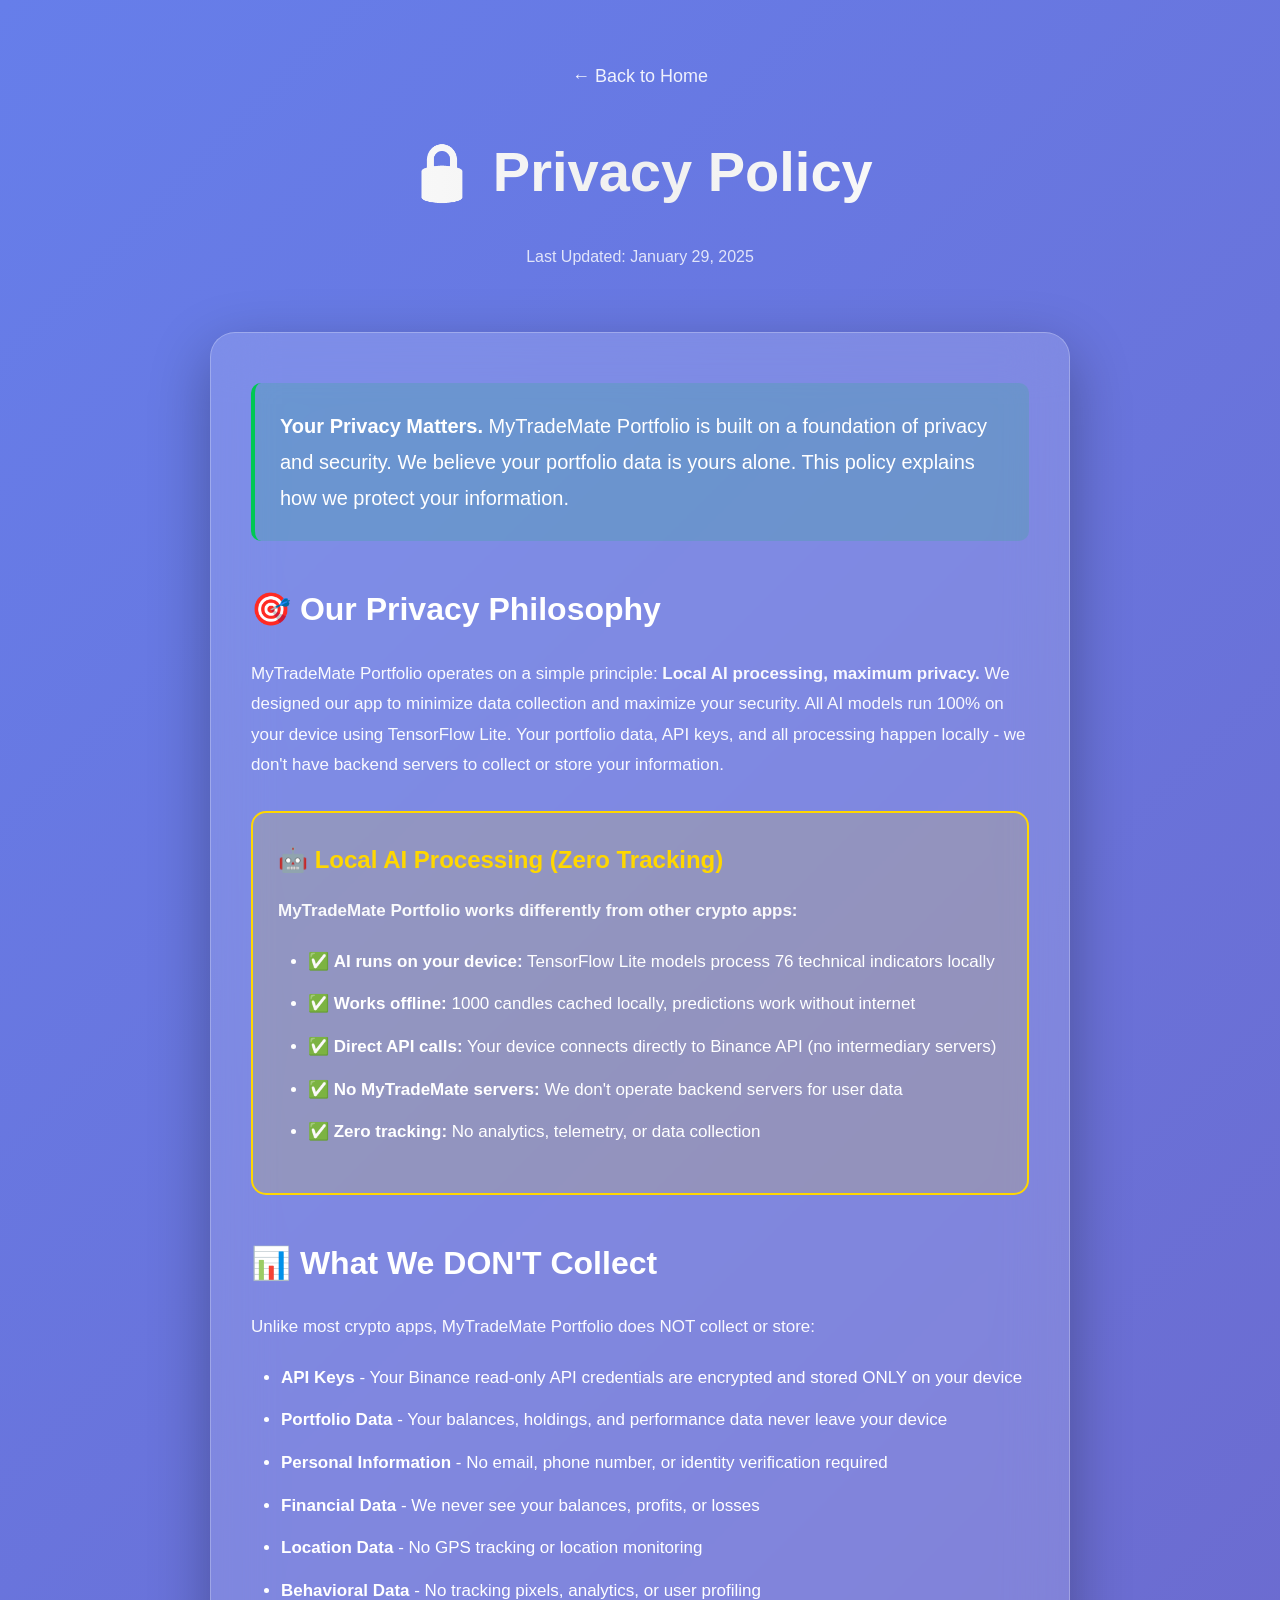
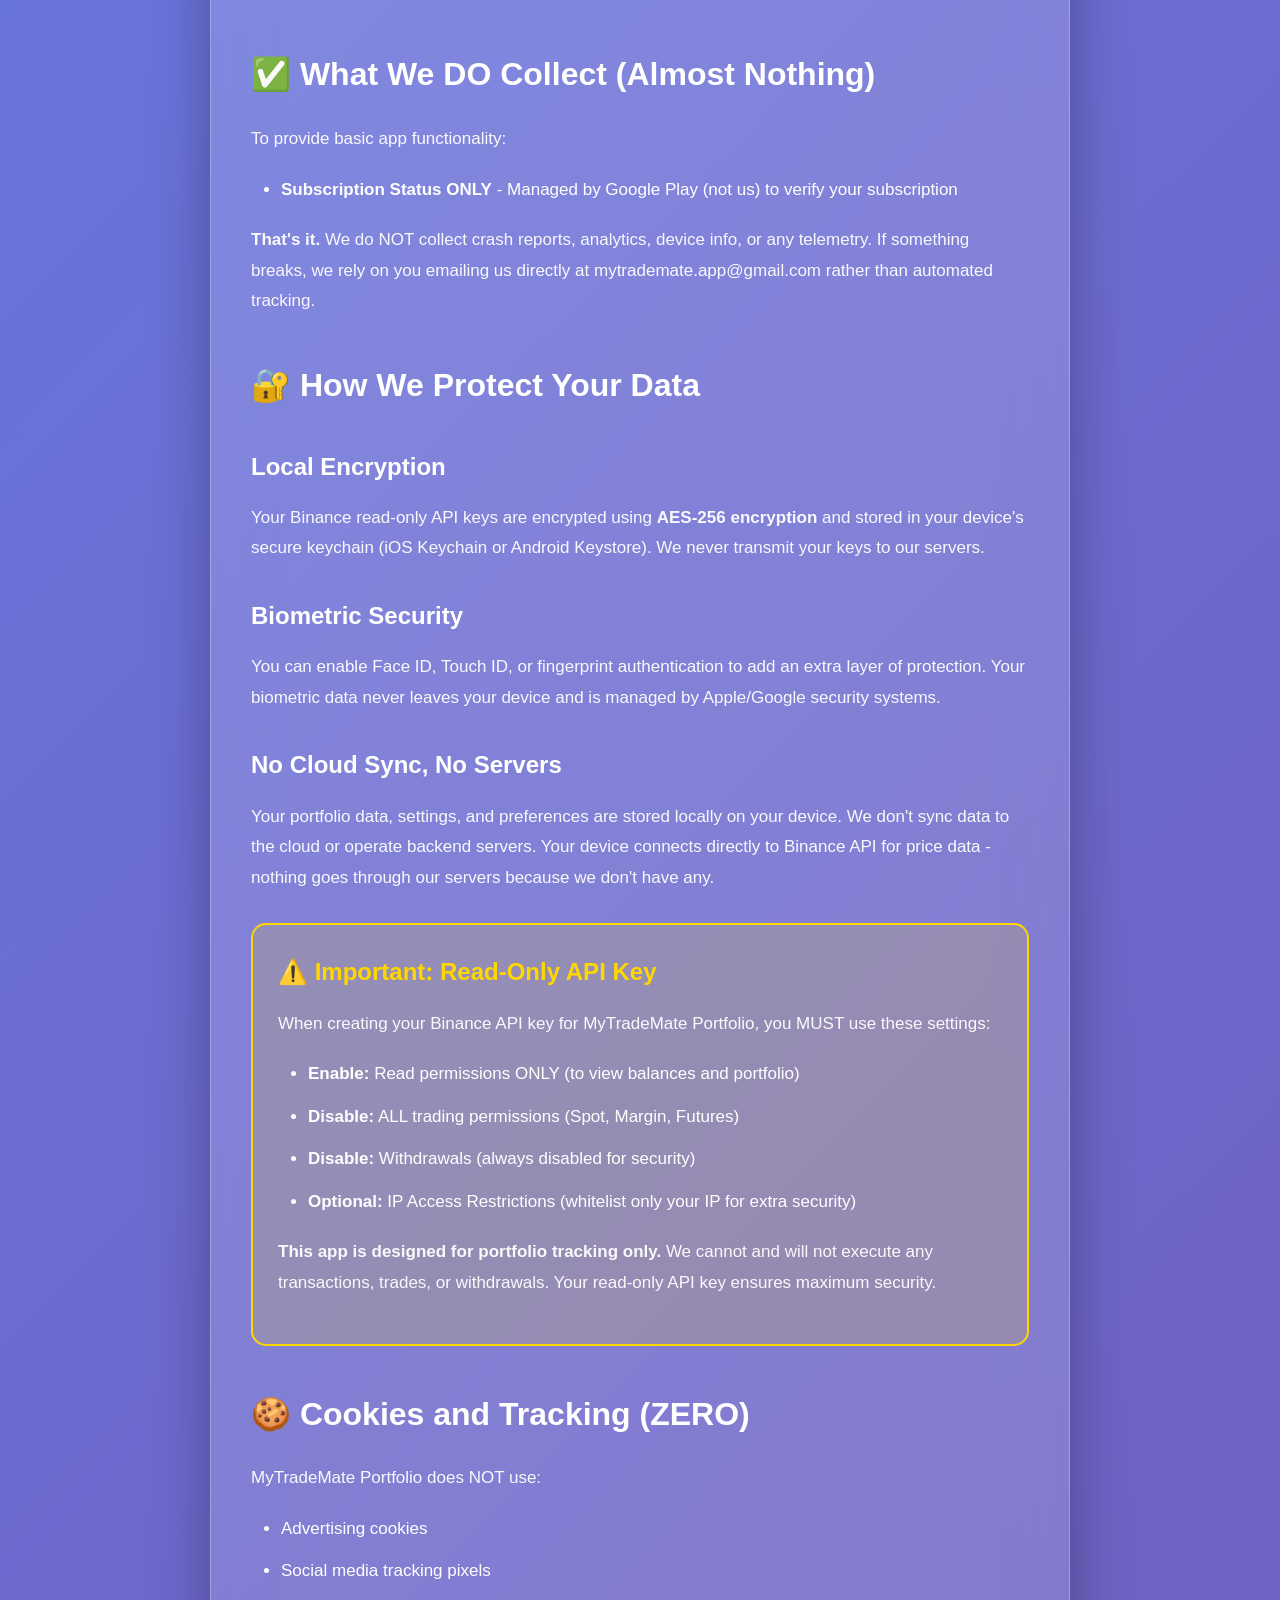
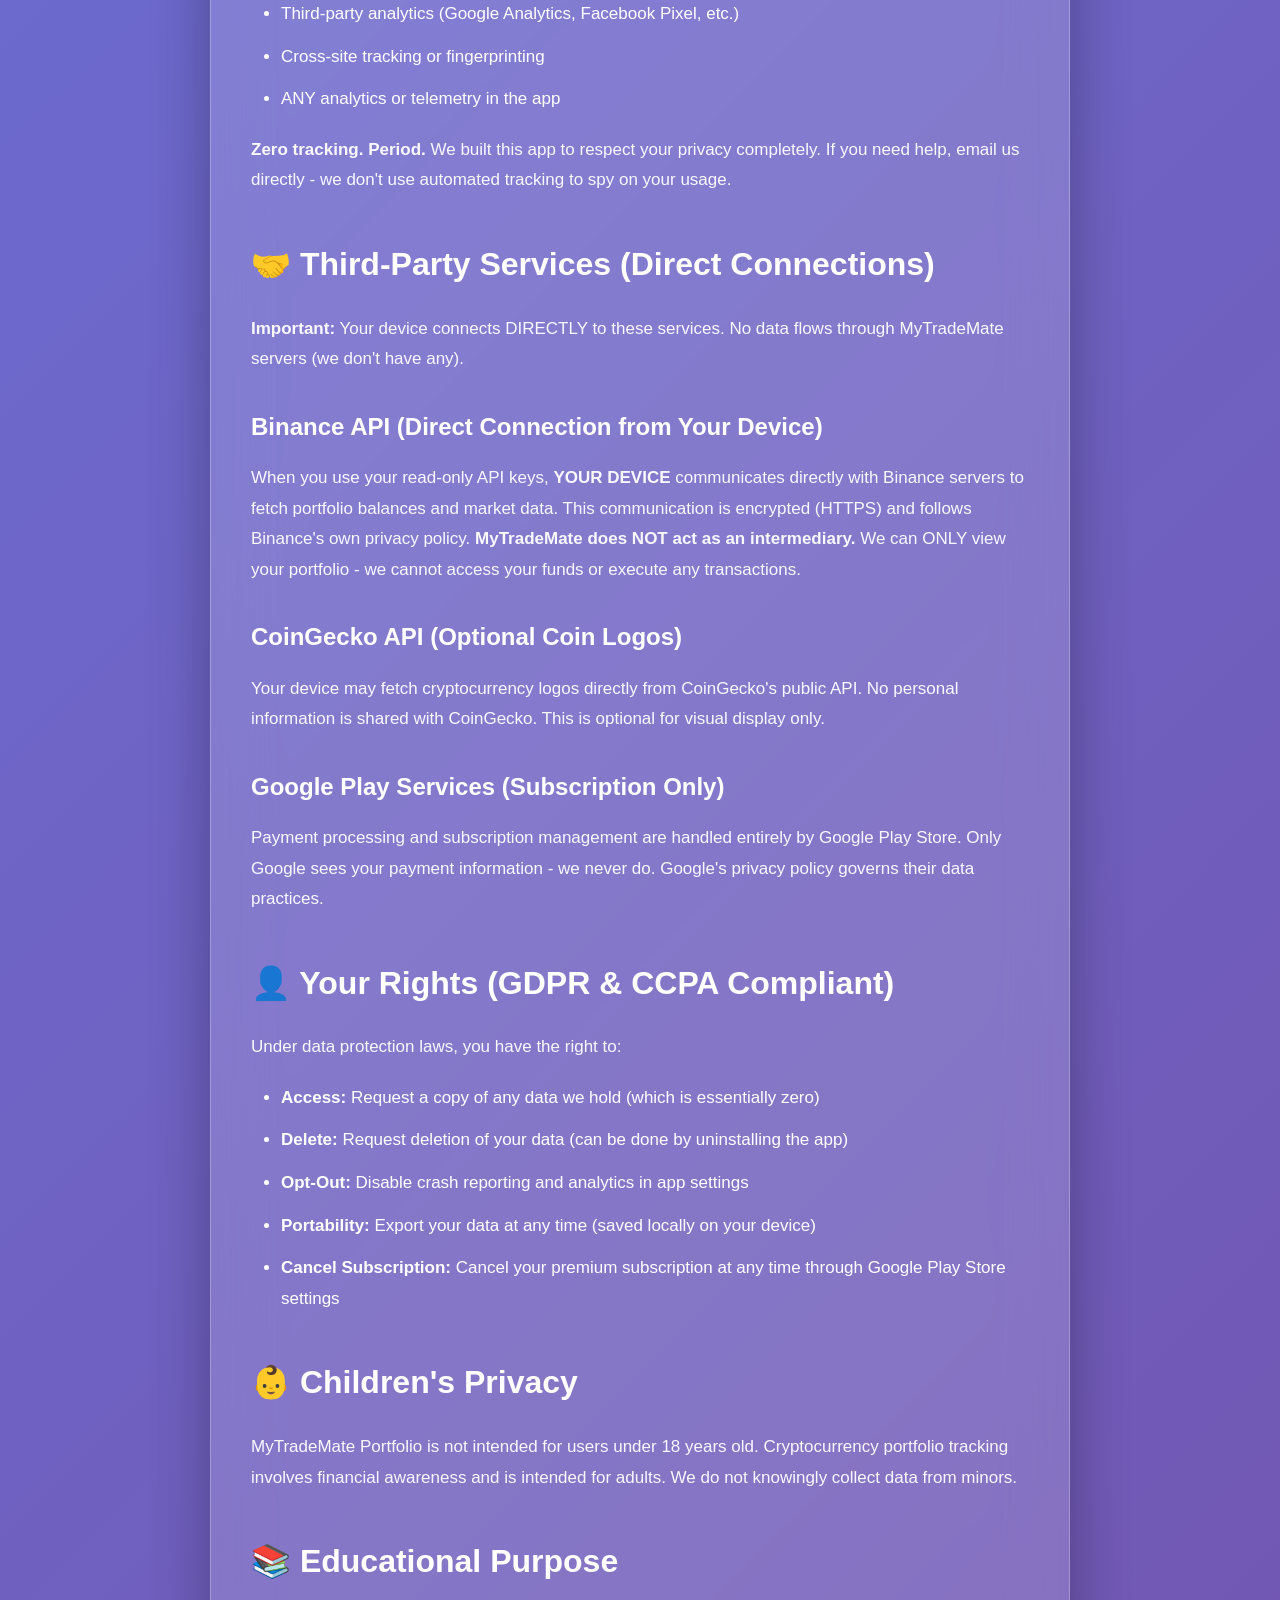
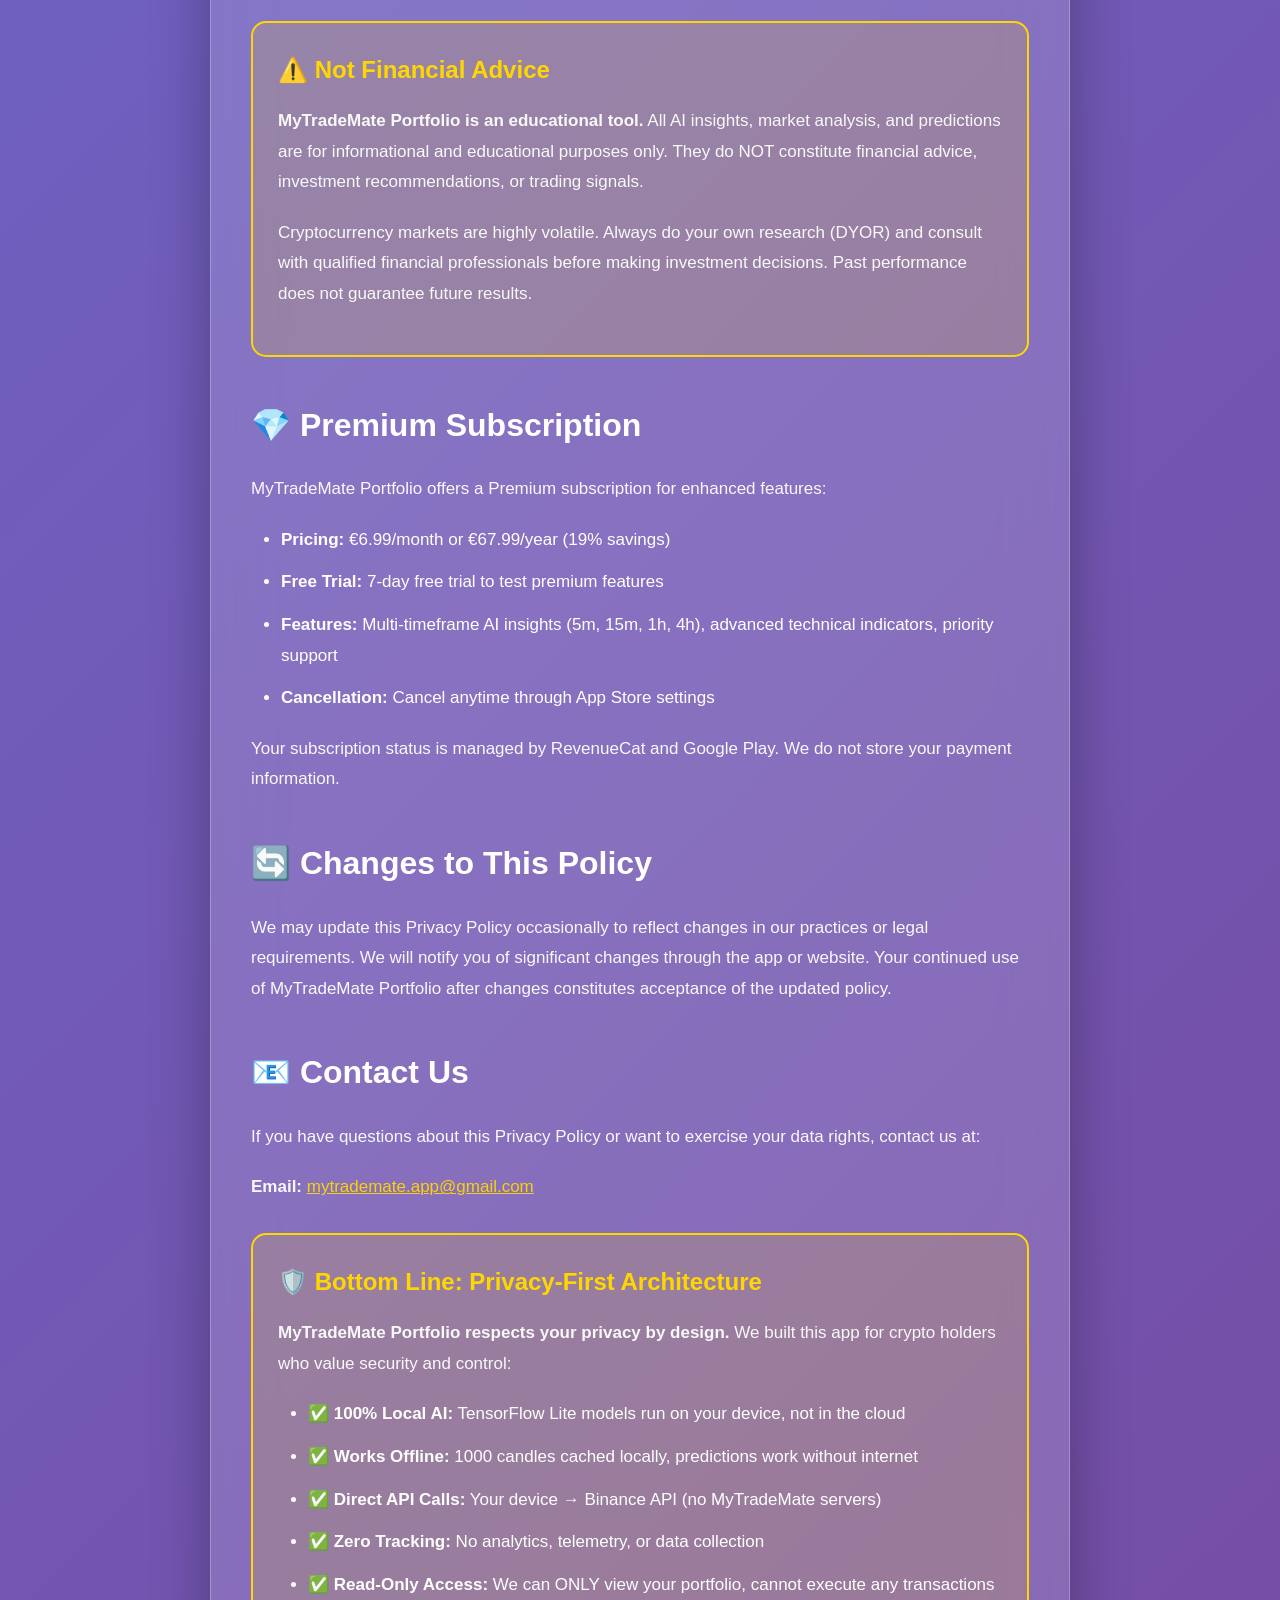
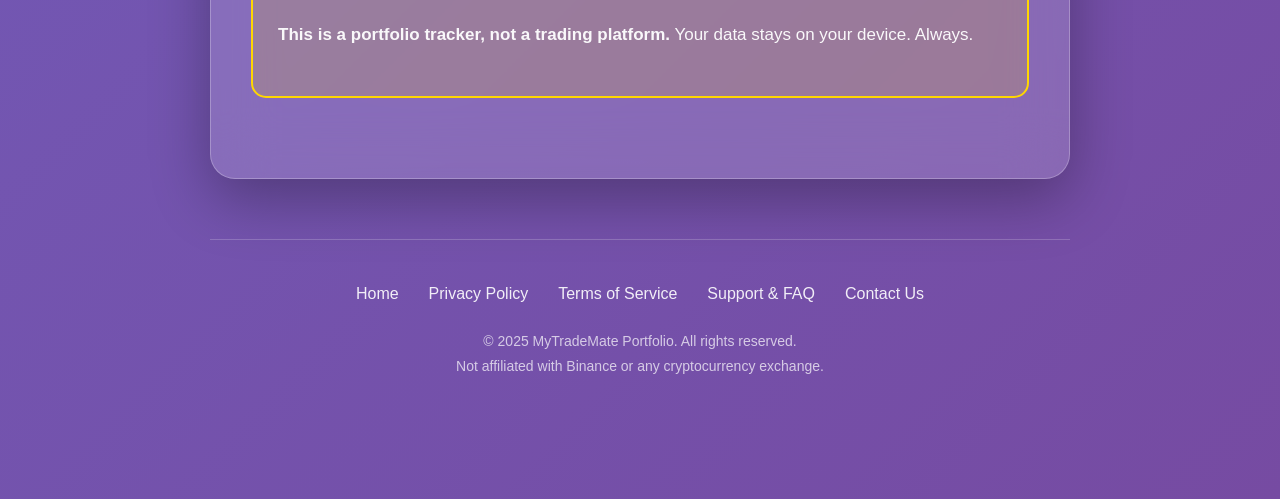
<file: docs/privacy.html>
<!DOCTYPE html>
<html lang="en">
<head>
    <meta charset="UTF-8">
    <meta name="viewport" content="width=device-width, initial-scale=1.0">
    <meta name="description" content="MyTradeMate Portfolio Privacy Policy - Your data privacy and security are our top priority. Read-only portfolio tracking with bank-level security.">
    <title>Privacy Policy - MyTradeMate Portfolio</title>
    <style>
        * {
            margin: 0;
            padding: 0;
            box-sizing: border-box;
        }

        :root {
            --primary-gradient: linear-gradient(135deg, #667eea 0%, #764ba2 100%);
            --card-glass: rgba(255, 255, 255, 0.15);
            --card-border: rgba(255, 255, 255, 0.25);
            --gold: #FFD700;
        }

        body {
            font-family: -apple-system, BlinkMacSystemFont, 'Segoe UI', Roboto, 'Helvetica Neue', Arial, sans-serif;
            background: var(--primary-gradient);
            color: white;
            line-height: 1.8;
            min-height: 100vh;
        }

        .container {
            max-width: 900px;
            margin: 0 auto;
            padding: 60px 20px;
        }

        /* Header */
        header {
            text-align: center;
            margin-bottom: 60px;
        }

        .back-link {
            display: inline-block;
            margin-bottom: 30px;
            color: white;
            text-decoration: none;
            font-size: 18px;
            opacity: 0.9;
            transition: all 0.3s;
        }

        .back-link:hover {
            opacity: 1;
            transform: translateX(-5px);
        }

        h1 {
            font-size: 56px;
            font-weight: 800;
            margin-bottom: 20px;
            background: linear-gradient(to right, #fff, #f0f0f0, #fff);
            -webkit-background-clip: text;
            -webkit-text-fill-color: transparent;
        }

        .last-updated {
            font-size: 16px;
            opacity: 0.8;
        }

        /* Content Card */
        .content-card {
            background: var(--card-glass);
            backdrop-filter: blur(30px);
            border: 1px solid var(--card-border);
            border-radius: 25px;
            padding: 50px 40px;
            box-shadow: 0 20px 60px rgba(0,0,0,0.3);
            margin-bottom: 40px;
        }

        .intro {
            font-size: 20px;
            margin-bottom: 40px;
            padding: 25px;
            background: rgba(0, 200, 83, 0.15);
            border-left: 4px solid #00C853;
            border-radius: 10px;
        }

        h2 {
            font-size: 32px;
            margin: 40px 0 20px 0;
            font-weight: 700;
            display: flex;
            align-items: center;
            gap: 12px;
        }

        h3 {
            font-size: 24px;
            margin: 30px 0 15px 0;
            font-weight: 600;
        }

        p {
            margin-bottom: 20px;
            font-size: 17px;
            opacity: 0.95;
        }

        ul, ol {
            margin: 20px 0 20px 30px;
        }

        li {
            margin-bottom: 12px;
            font-size: 17px;
        }

        .highlight-box {
            background: rgba(255, 215, 0, 0.15);
            border: 2px solid var(--gold);
            border-radius: 15px;
            padding: 25px;
            margin: 30px 0;
        }

        .highlight-box h3 {
            color: var(--gold);
            margin-top: 0;
        }

        /* Footer */
        footer {
            text-align: center;
            padding: 40px 20px;
            margin-top: 60px;
            border-top: 1px solid rgba(255, 255, 255, 0.2);
        }

        .footer-links {
            display: flex;
            gap: 30px;
            justify-content: center;
            flex-wrap: wrap;
            margin-bottom: 20px;
        }

        .footer-links a {
            color: white;
            text-decoration: none;
            opacity: 0.9;
            transition: all 0.3s;
            font-size: 16px;
        }

        .footer-links a:hover {
            opacity: 1;
            text-decoration: underline;
        }

        @media (max-width: 768px) {
            h1 { font-size: 38px; }
            h2 { font-size: 26px; }
            .content-card { padding: 30px 25px; }
        }
    </style>
</head>
<body>
    <div class="container">
        <header>
            <a href="index.html" class="back-link">← Back to Home</a>
            <h1>🔒 Privacy Policy</h1>
            <p class="last-updated">Last Updated: January 29, 2025</p>
        </header>

        <div class="content-card">
            <div class="intro">
                <strong>Your Privacy Matters.</strong> MyTradeMate Portfolio is built on a foundation of privacy and security. We believe your portfolio data is yours alone. This policy explains how we protect your information.
            </div>

            <h2>🎯 Our Privacy Philosophy</h2>
            <p>MyTradeMate Portfolio operates on a simple principle: <strong>Local AI processing, maximum privacy.</strong> We designed our app to minimize data collection and maximize your security. All AI models run 100% on your device using TensorFlow Lite. Your portfolio data, API keys, and all processing happen locally - we don't have backend servers to collect or store your information.</p>

            <div class="highlight-box">
                <h3>🤖 Local AI Processing (Zero Tracking)</h3>
                <p><strong>MyTradeMate Portfolio works differently from other crypto apps:</strong></p>
                <ul>
                    <li>✅ <strong>AI runs on your device:</strong> TensorFlow Lite models process 76 technical indicators locally</li>
                    <li>✅ <strong>Works offline:</strong> 1000 candles cached locally, predictions work without internet</li>
                    <li>✅ <strong>Direct API calls:</strong> Your device connects directly to Binance API (no intermediary servers)</li>
                    <li>✅ <strong>No MyTradeMate servers:</strong> We don't operate backend servers for user data</li>
                    <li>✅ <strong>Zero tracking:</strong> No analytics, telemetry, or data collection</li>
                </ul>
            </div>

            <h2>📊 What We DON'T Collect</h2>
            <p>Unlike most crypto apps, MyTradeMate Portfolio does NOT collect or store:</p>
            <ul>
                <li><strong>API Keys</strong> - Your Binance read-only API credentials are encrypted and stored ONLY on your device</li>
                <li><strong>Portfolio Data</strong> - Your balances, holdings, and performance data never leave your device</li>
                <li><strong>Personal Information</strong> - No email, phone number, or identity verification required</li>
                <li><strong>Financial Data</strong> - We never see your balances, profits, or losses</li>
                <li><strong>Location Data</strong> - No GPS tracking or location monitoring</li>
                <li><strong>Behavioral Data</strong> - No tracking pixels, analytics, or user profiling</li>
            </ul>

            <h2>✅ What We DO Collect (Almost Nothing)</h2>
            <p>To provide basic app functionality:</p>
            <ul>
                <li><strong>Subscription Status ONLY</strong> - Managed by Google Play (not us) to verify your subscription</li>
            </ul>
            <p><strong>That's it.</strong> We do NOT collect crash reports, analytics, device info, or any telemetry. If something breaks, we rely on you emailing us directly at mytrademate.app@gmail.com rather than automated tracking.</p>

            <h2>🔐 How We Protect Your Data</h2>

            <h3>Local Encryption</h3>
            <p>Your Binance read-only API keys are encrypted using <strong>AES-256 encryption</strong> and stored in your device's secure keychain (iOS Keychain or Android Keystore). We never transmit your keys to our servers.</p>

            <h3>Biometric Security</h3>
            <p>You can enable Face ID, Touch ID, or fingerprint authentication to add an extra layer of protection. Your biometric data never leaves your device and is managed by Apple/Google security systems.</p>

            <h3>No Cloud Sync, No Servers</h3>
            <p>Your portfolio data, settings, and preferences are stored locally on your device. We don't sync data to the cloud or operate backend servers. Your device connects directly to Binance API for price data - nothing goes through our servers because we don't have any.</p>

            <div class="highlight-box">
                <h3>⚠️ Important: Read-Only API Key</h3>
                <p>When creating your Binance API key for MyTradeMate Portfolio, you MUST use these settings:</p>
                <ul>
                    <li><strong>Enable:</strong> Read permissions ONLY (to view balances and portfolio)</li>
                    <li><strong>Disable:</strong> ALL trading permissions (Spot, Margin, Futures)</li>
                    <li><strong>Disable:</strong> Withdrawals (always disabled for security)</li>
                    <li><strong>Optional:</strong> IP Access Restrictions (whitelist only your IP for extra security)</li>
                </ul>
                <p><strong>This app is designed for portfolio tracking only.</strong> We cannot and will not execute any transactions, trades, or withdrawals. Your read-only API key ensures maximum security.</p>
            </div>

            <h2>🍪 Cookies and Tracking (ZERO)</h2>
            <p>MyTradeMate Portfolio does NOT use:</p>
            <ul>
                <li>Advertising cookies</li>
                <li>Social media tracking pixels</li>
                <li>Third-party analytics (Google Analytics, Facebook Pixel, etc.)</li>
                <li>Cross-site tracking or fingerprinting</li>
                <li>ANY analytics or telemetry in the app</li>
            </ul>
            <p><strong>Zero tracking. Period.</strong> We built this app to respect your privacy completely. If you need help, email us directly - we don't use automated tracking to spy on your usage.</p>

            <h2>🤝 Third-Party Services (Direct Connections)</h2>
            <p><strong>Important:</strong> Your device connects DIRECTLY to these services. No data flows through MyTradeMate servers (we don't have any).</p>

            <h3>Binance API (Direct Connection from Your Device)</h3>
            <p>When you use your read-only API keys, <strong>YOUR DEVICE</strong> communicates directly with Binance servers to fetch portfolio balances and market data. This communication is encrypted (HTTPS) and follows Binance's own privacy policy. <strong>MyTradeMate does NOT act as an intermediary.</strong> We can ONLY view your portfolio - we cannot access your funds or execute any transactions.</p>

            <h3>CoinGecko API (Optional Coin Logos)</h3>
            <p>Your device may fetch cryptocurrency logos directly from CoinGecko's public API. No personal information is shared with CoinGecko. This is optional for visual display only.</p>

            <h3>Google Play Services (Subscription Only)</h3>
            <p>Payment processing and subscription management are handled entirely by Google Play Store. Only Google sees your payment information - we never do. Google's privacy policy governs their data practices.</p>

            <h2>👤 Your Rights (GDPR & CCPA Compliant)</h2>
            <p>Under data protection laws, you have the right to:</p>
            <ul>
                <li><strong>Access:</strong> Request a copy of any data we hold (which is essentially zero)</li>
                <li><strong>Delete:</strong> Request deletion of your data (can be done by uninstalling the app)</li>
                <li><strong>Opt-Out:</strong> Disable crash reporting and analytics in app settings</li>
                <li><strong>Portability:</strong> Export your data at any time (saved locally on your device)</li>
                <li><strong>Cancel Subscription:</strong> Cancel your premium subscription at any time through Google Play Store settings</li>
            </ul>

            <h2>👶 Children's Privacy</h2>
            <p>MyTradeMate Portfolio is not intended for users under 18 years old. Cryptocurrency portfolio tracking involves financial awareness and is intended for adults. We do not knowingly collect data from minors.</p>

            <h2>📚 Educational Purpose</h2>
            <div class="highlight-box">
                <h3>⚠️ Not Financial Advice</h3>
                <p><strong>MyTradeMate Portfolio is an educational tool.</strong> All AI insights, market analysis, and predictions are for informational and educational purposes only. They do NOT constitute financial advice, investment recommendations, or trading signals.</p>
                <p>Cryptocurrency markets are highly volatile. Always do your own research (DYOR) and consult with qualified financial professionals before making investment decisions. Past performance does not guarantee future results.</p>
            </div>

            <h2>💎 Premium Subscription</h2>
            <p>MyTradeMate Portfolio offers a Premium subscription for enhanced features:</p>
            <ul>
                <li><strong>Pricing:</strong> €6.99/month or €67.99/year (19% savings)</li>
                <li><strong>Free Trial:</strong> 7-day free trial to test premium features</li>
                <li><strong>Features:</strong> Multi-timeframe AI insights (5m, 15m, 1h, 4h), advanced technical indicators, priority support</li>
                <li><strong>Cancellation:</strong> Cancel anytime through App Store settings</li>
            </ul>
            <p>Your subscription status is managed by RevenueCat and Google Play. We do not store your payment information.</p>

            <h2>🔄 Changes to This Policy</h2>
            <p>We may update this Privacy Policy occasionally to reflect changes in our practices or legal requirements. We will notify you of significant changes through the app or website. Your continued use of MyTradeMate Portfolio after changes constitutes acceptance of the updated policy.</p>

            <h2>📧 Contact Us</h2>
            <p>If you have questions about this Privacy Policy or want to exercise your data rights, contact us at:</p>
            <p><strong>Email:</strong> <a href="mailto:mytrademate.app@gmail.com" style="color: var(--gold);">mytrademate.app@gmail.com</a></p>

            <div class="highlight-box">
                <h3>🛡️ Bottom Line: Privacy-First Architecture</h3>
                <p><strong>MyTradeMate Portfolio respects your privacy by design.</strong> We built this app for crypto holders who value security and control:</p>
                <ul>
                    <li>✅ <strong>100% Local AI:</strong> TensorFlow Lite models run on your device, not in the cloud</li>
                    <li>✅ <strong>Works Offline:</strong> 1000 candles cached locally, predictions work without internet</li>
                    <li>✅ <strong>Direct API Calls:</strong> Your device → Binance API (no MyTradeMate servers)</li>
                    <li>✅ <strong>Zero Tracking:</strong> No analytics, telemetry, or data collection</li>
                    <li>✅ <strong>Read-Only Access:</strong> We can ONLY view your portfolio, cannot execute any transactions</li>
                </ul>
                <p><strong>This is a portfolio tracker, not a trading platform.</strong> Your data stays on your device. Always.</p>
            </div>
        </div>

        <footer>
            <div class="footer-links">
                <a href="index.html">Home</a>
                <a href="privacy.html">Privacy Policy</a>
                <a href="terms.html">Terms of Service</a>
                <a href="support.html">Support & FAQ</a>
                <a href="contact.html">Contact Us</a>
            </div>
            <p style="opacity: 0.7; font-size: 14px;">© 2025 MyTradeMate Portfolio. All rights reserved.<br>Not affiliated with Binance or any cryptocurrency exchange.</p>
        </footer>
    </div>
</body>
</html>
</file>
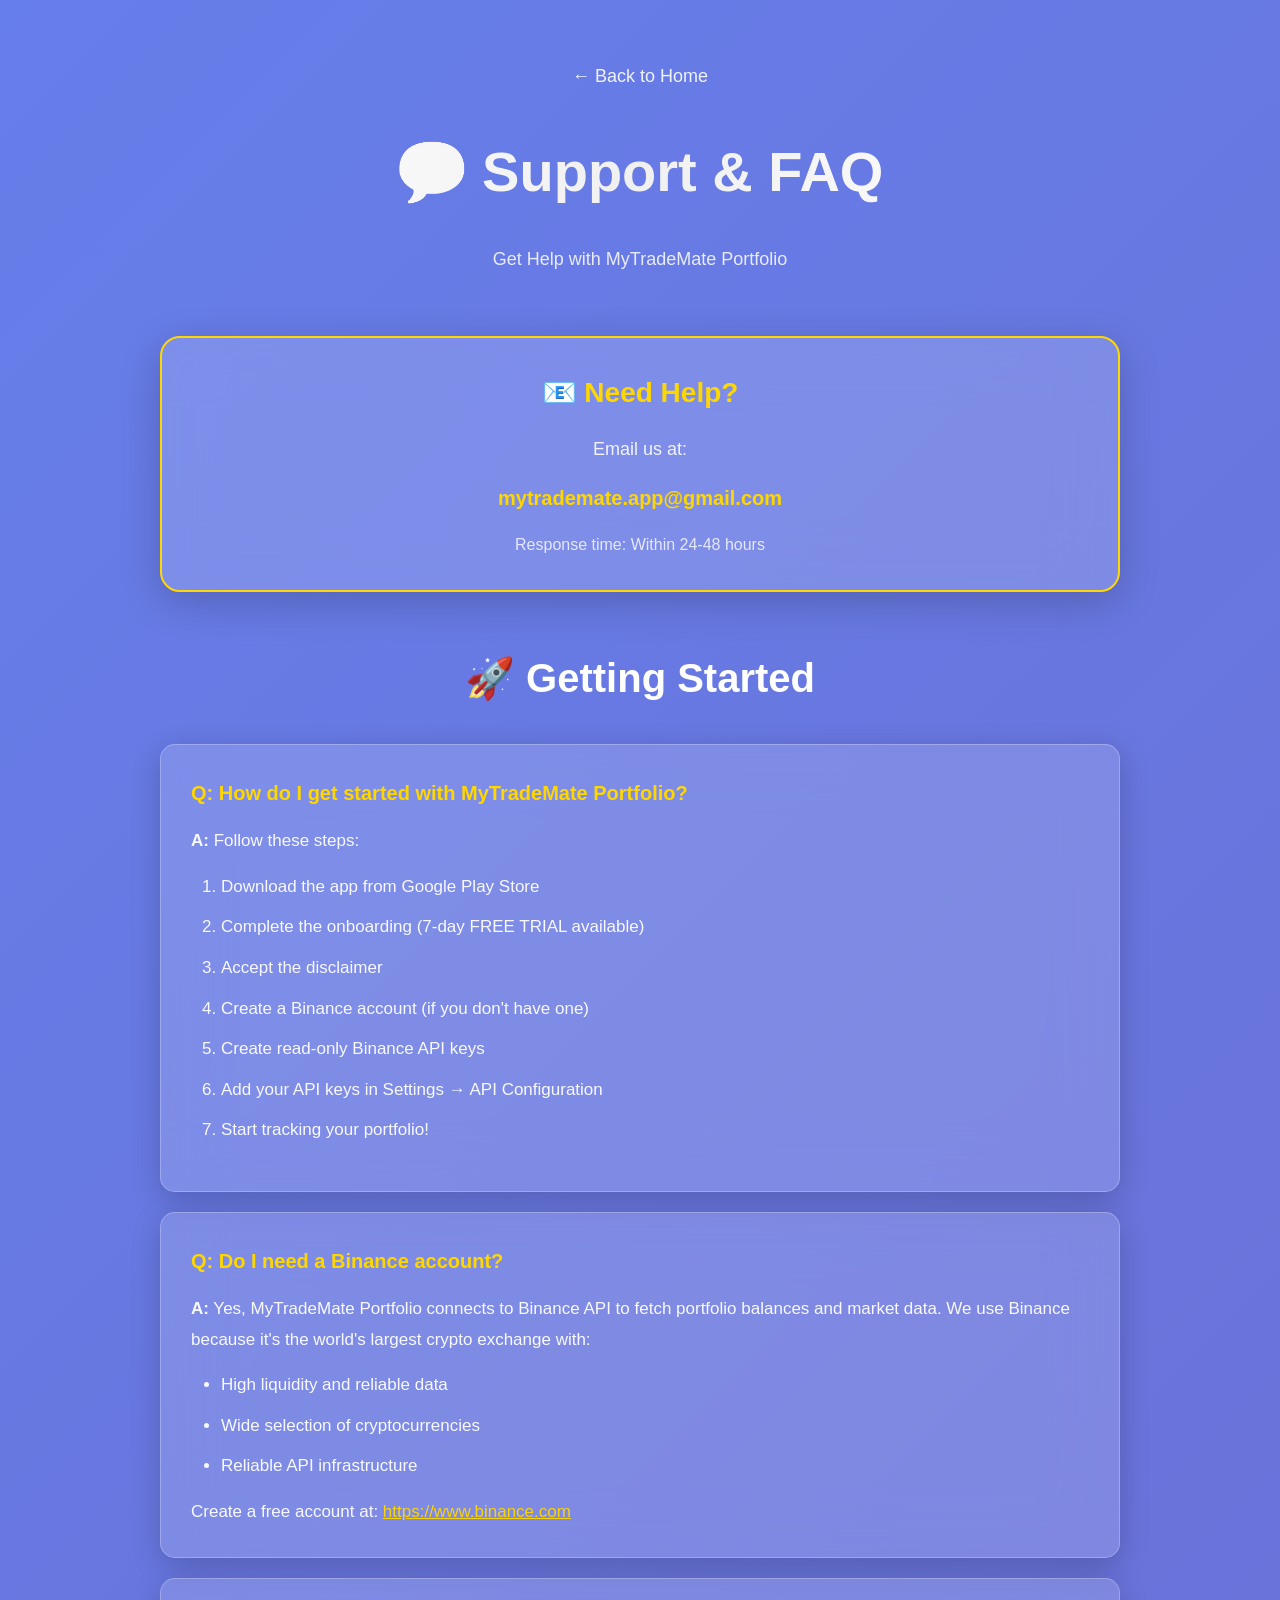
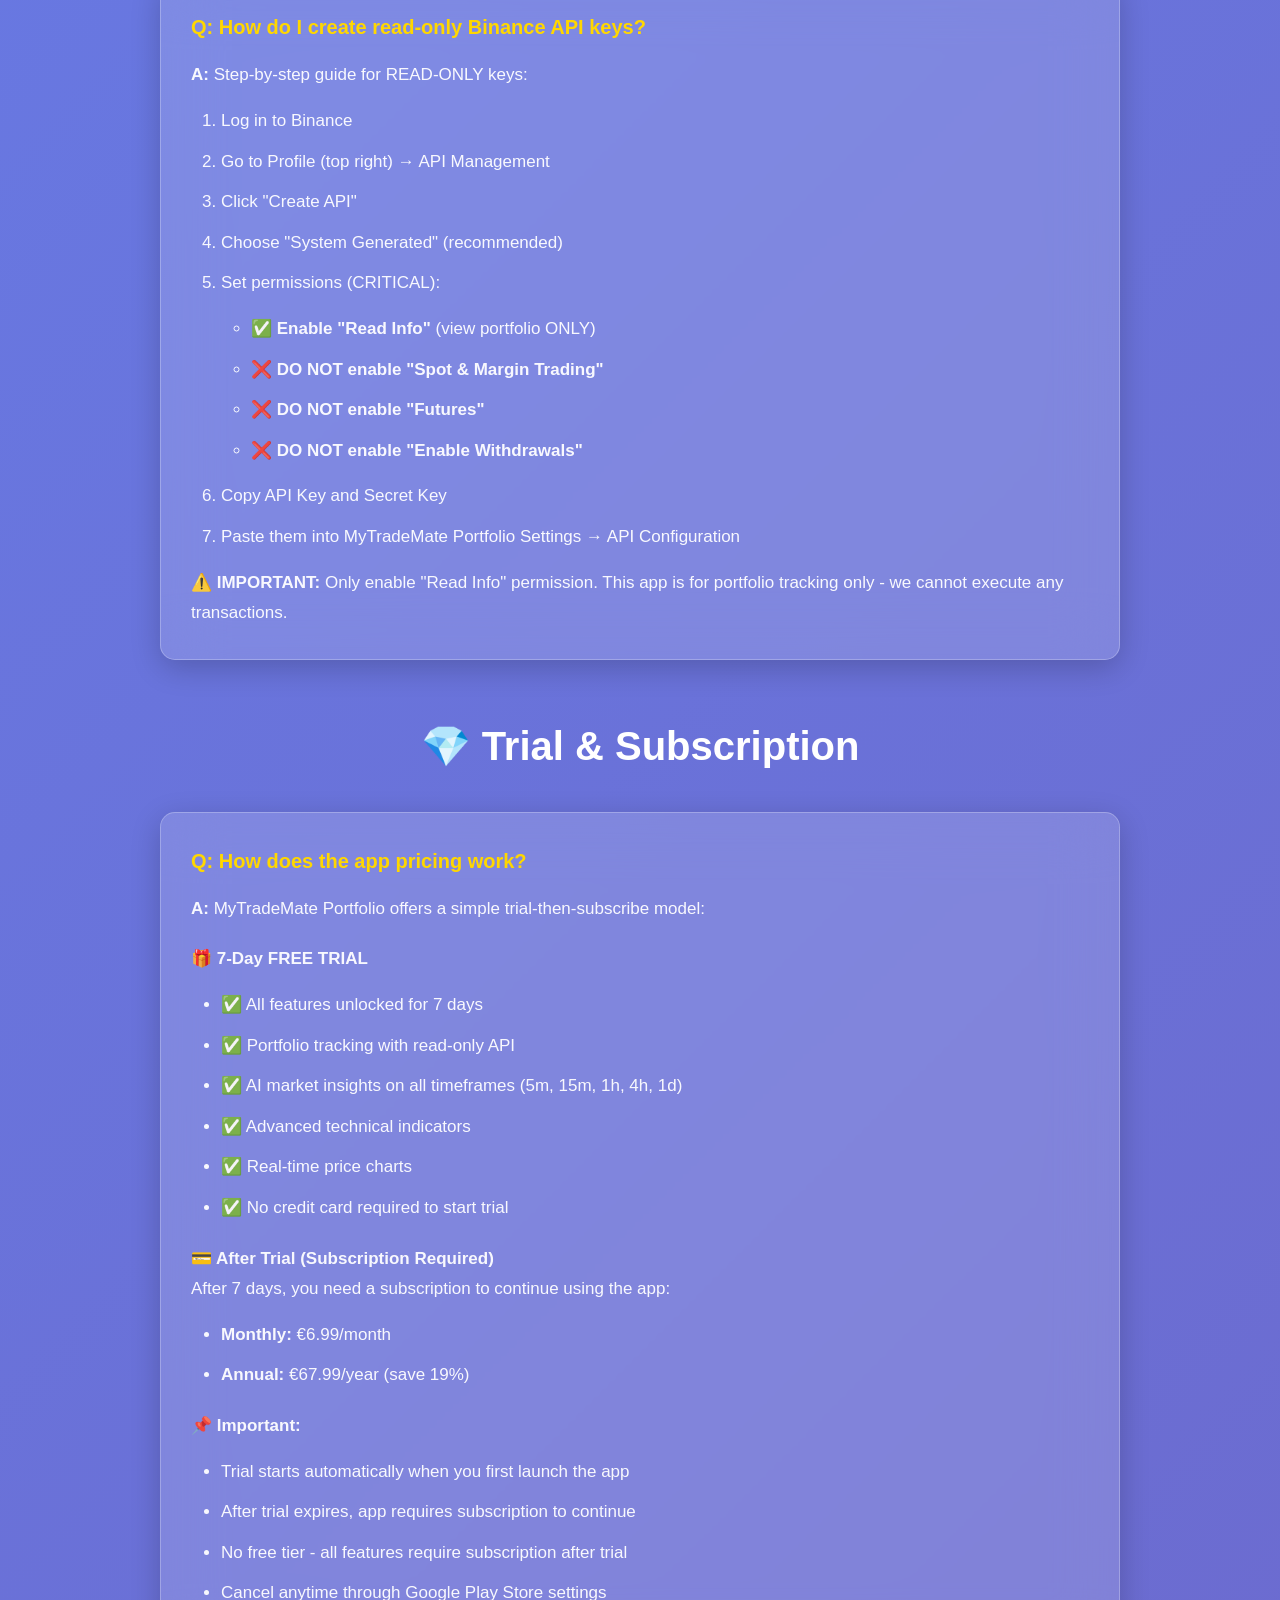
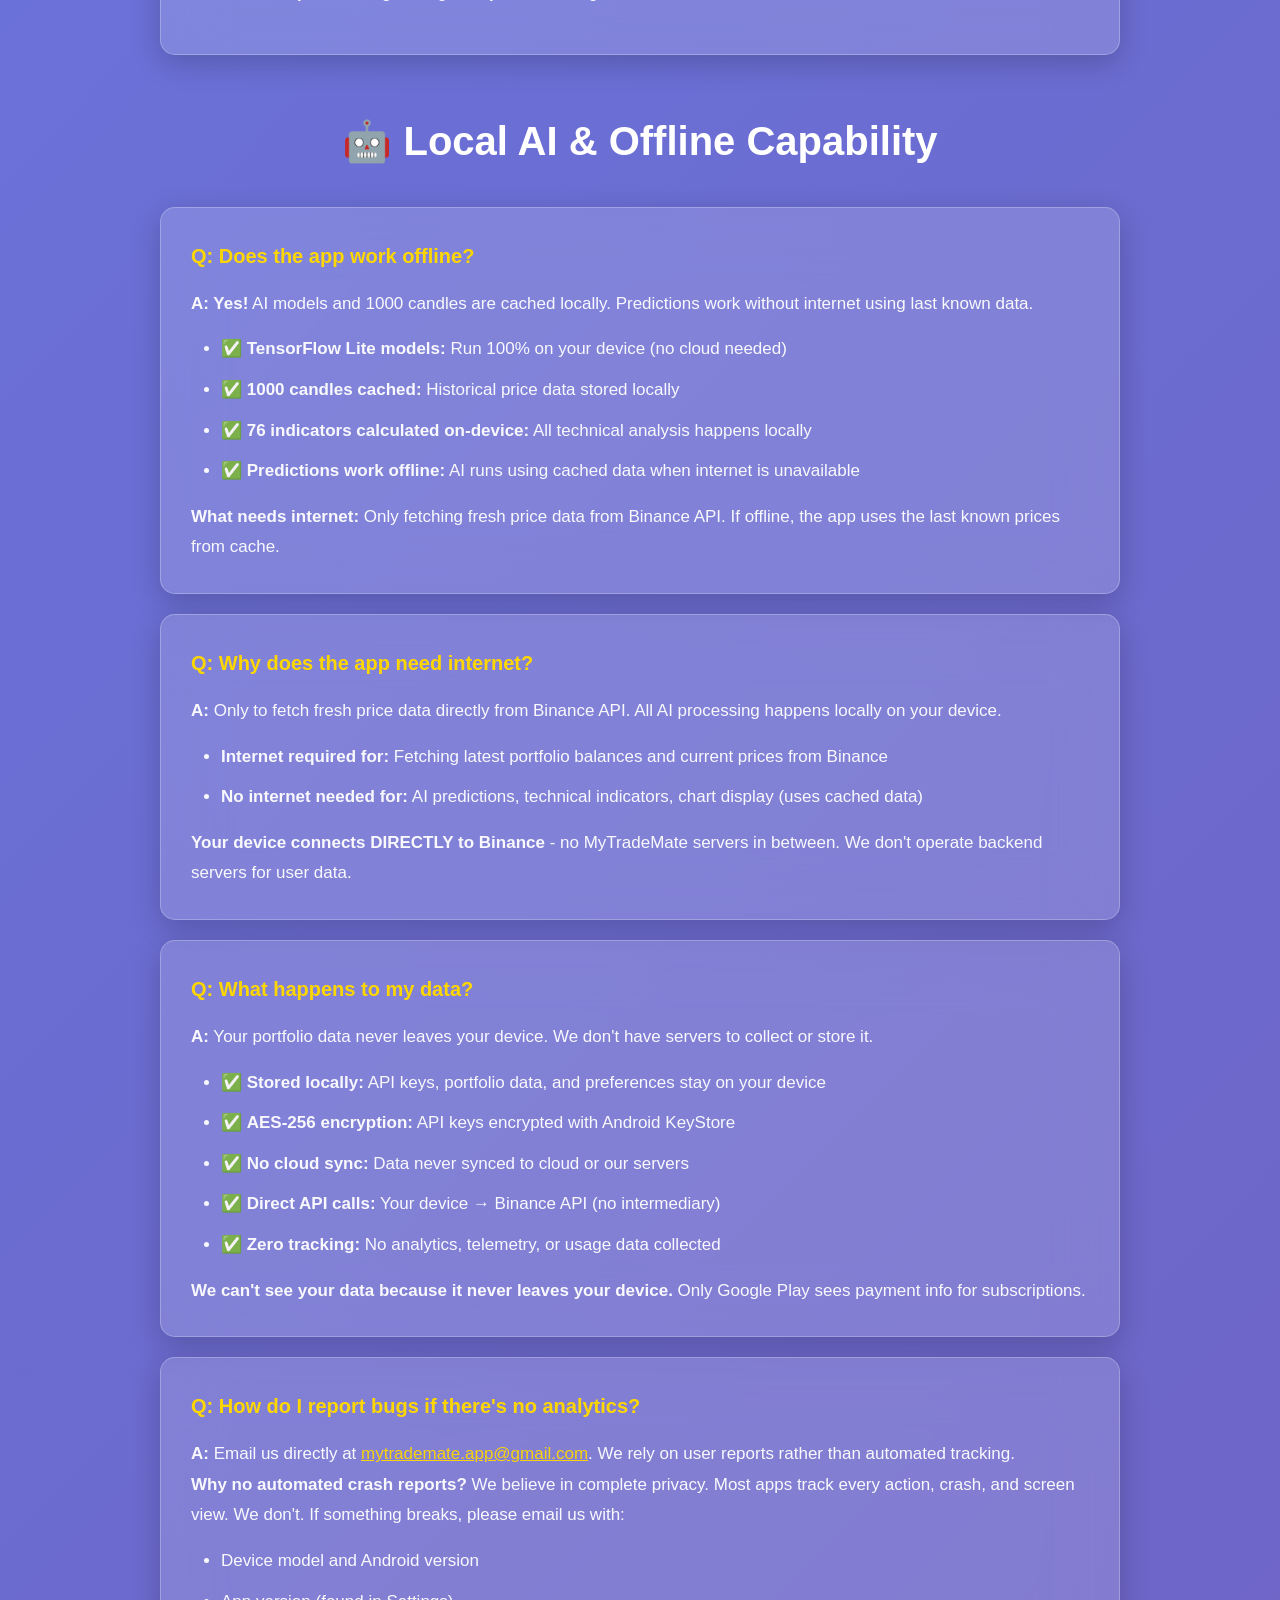
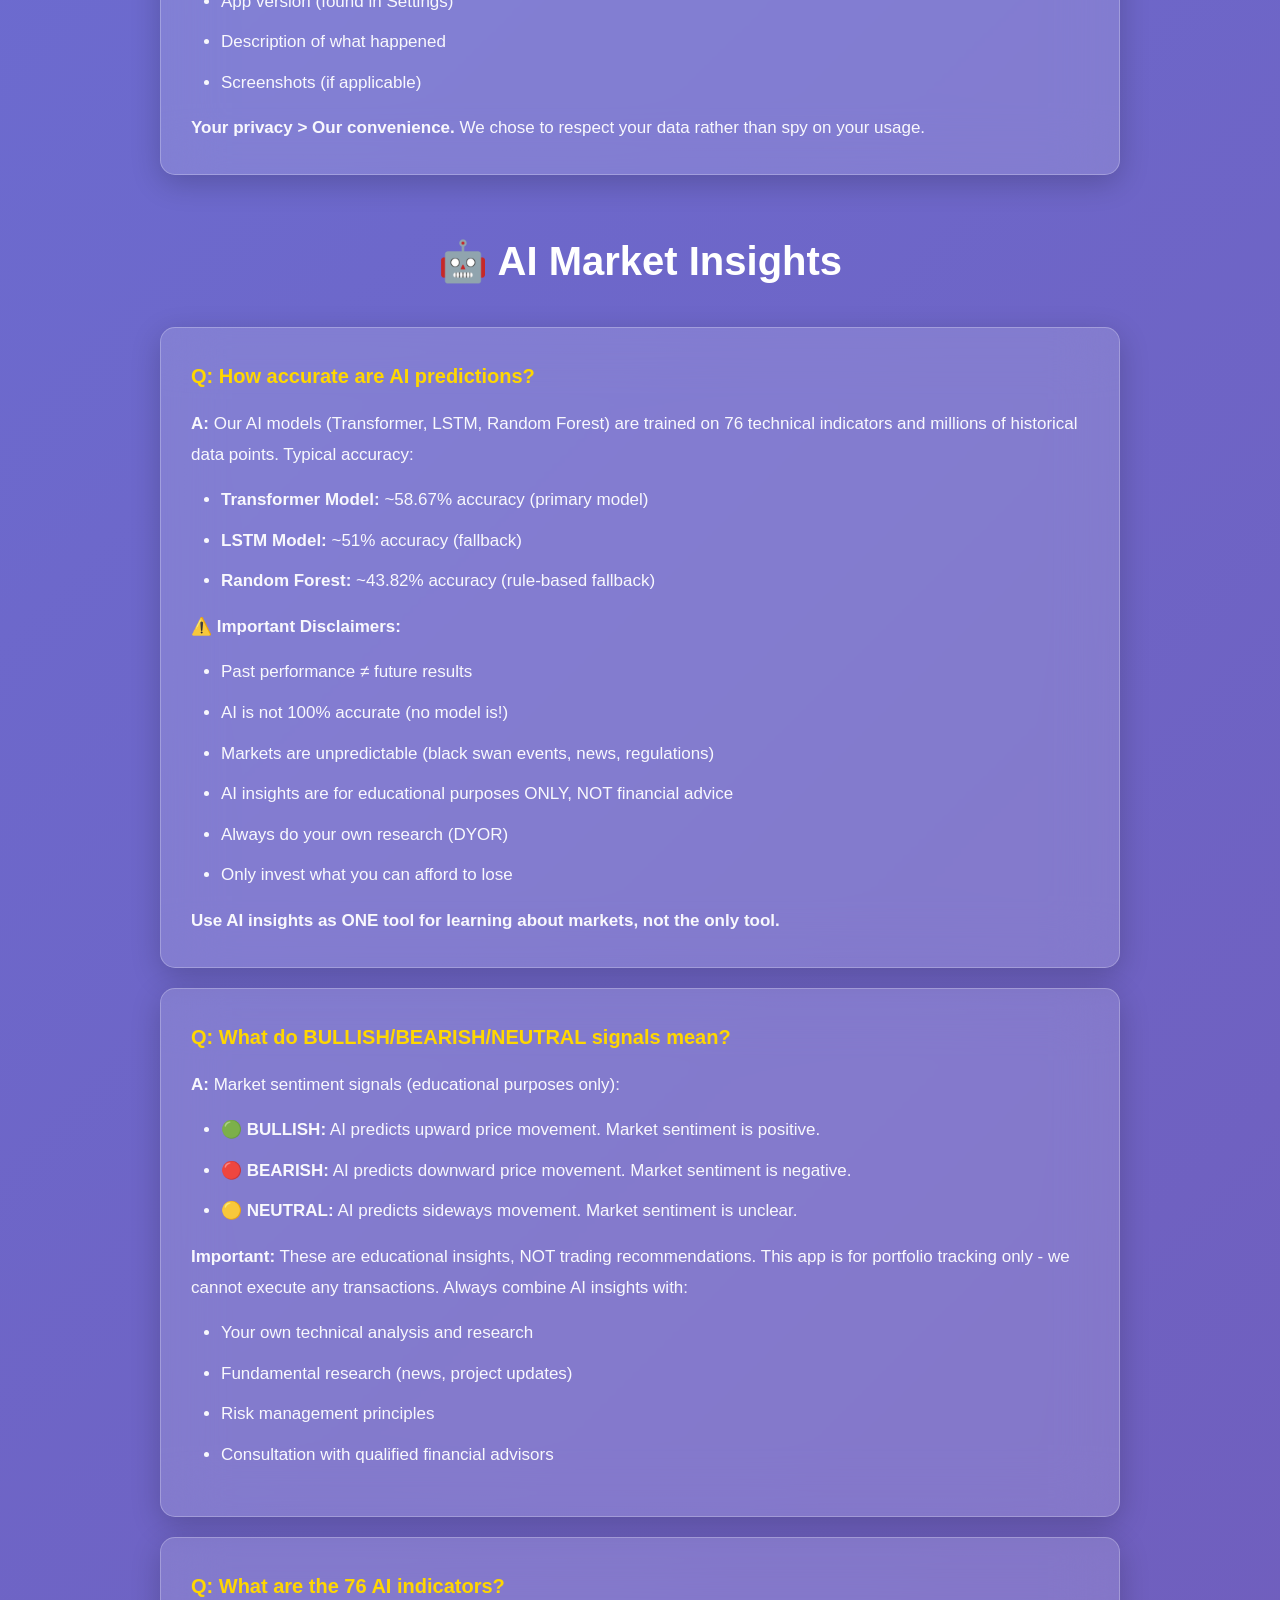
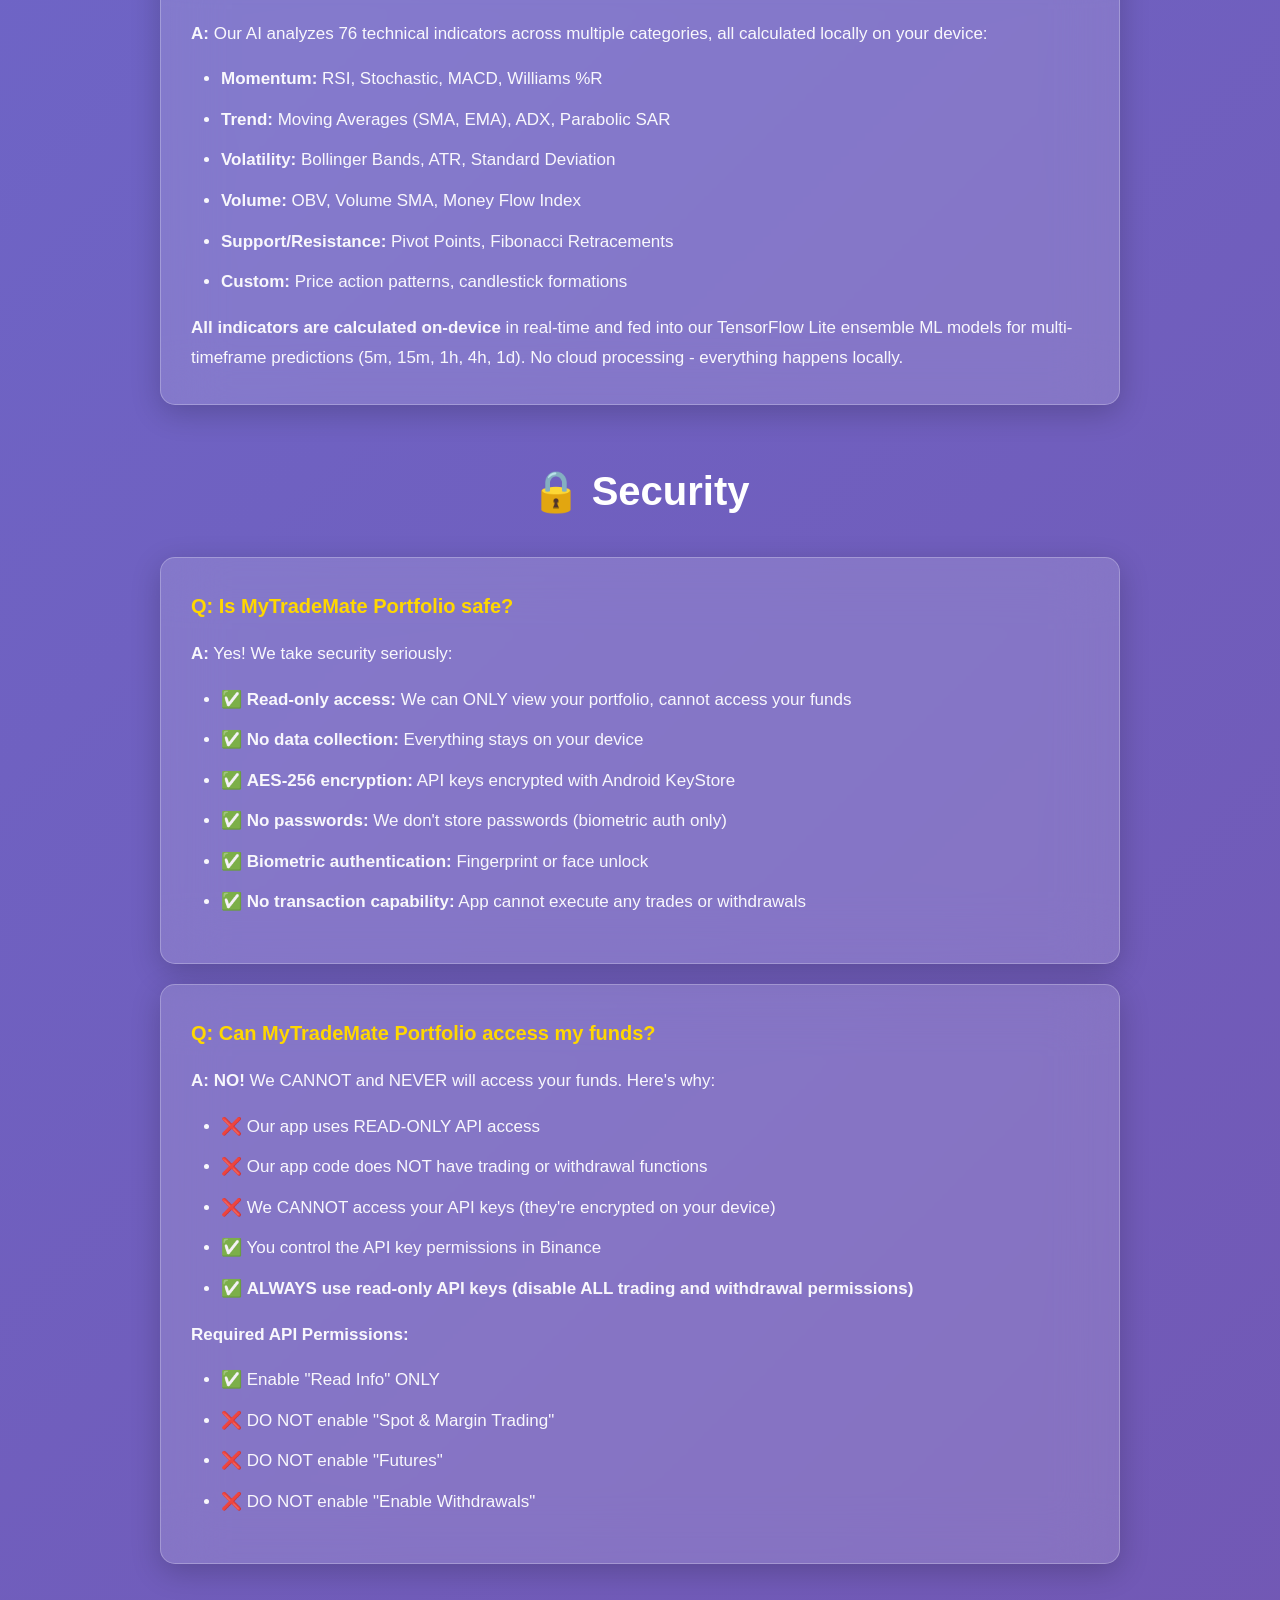
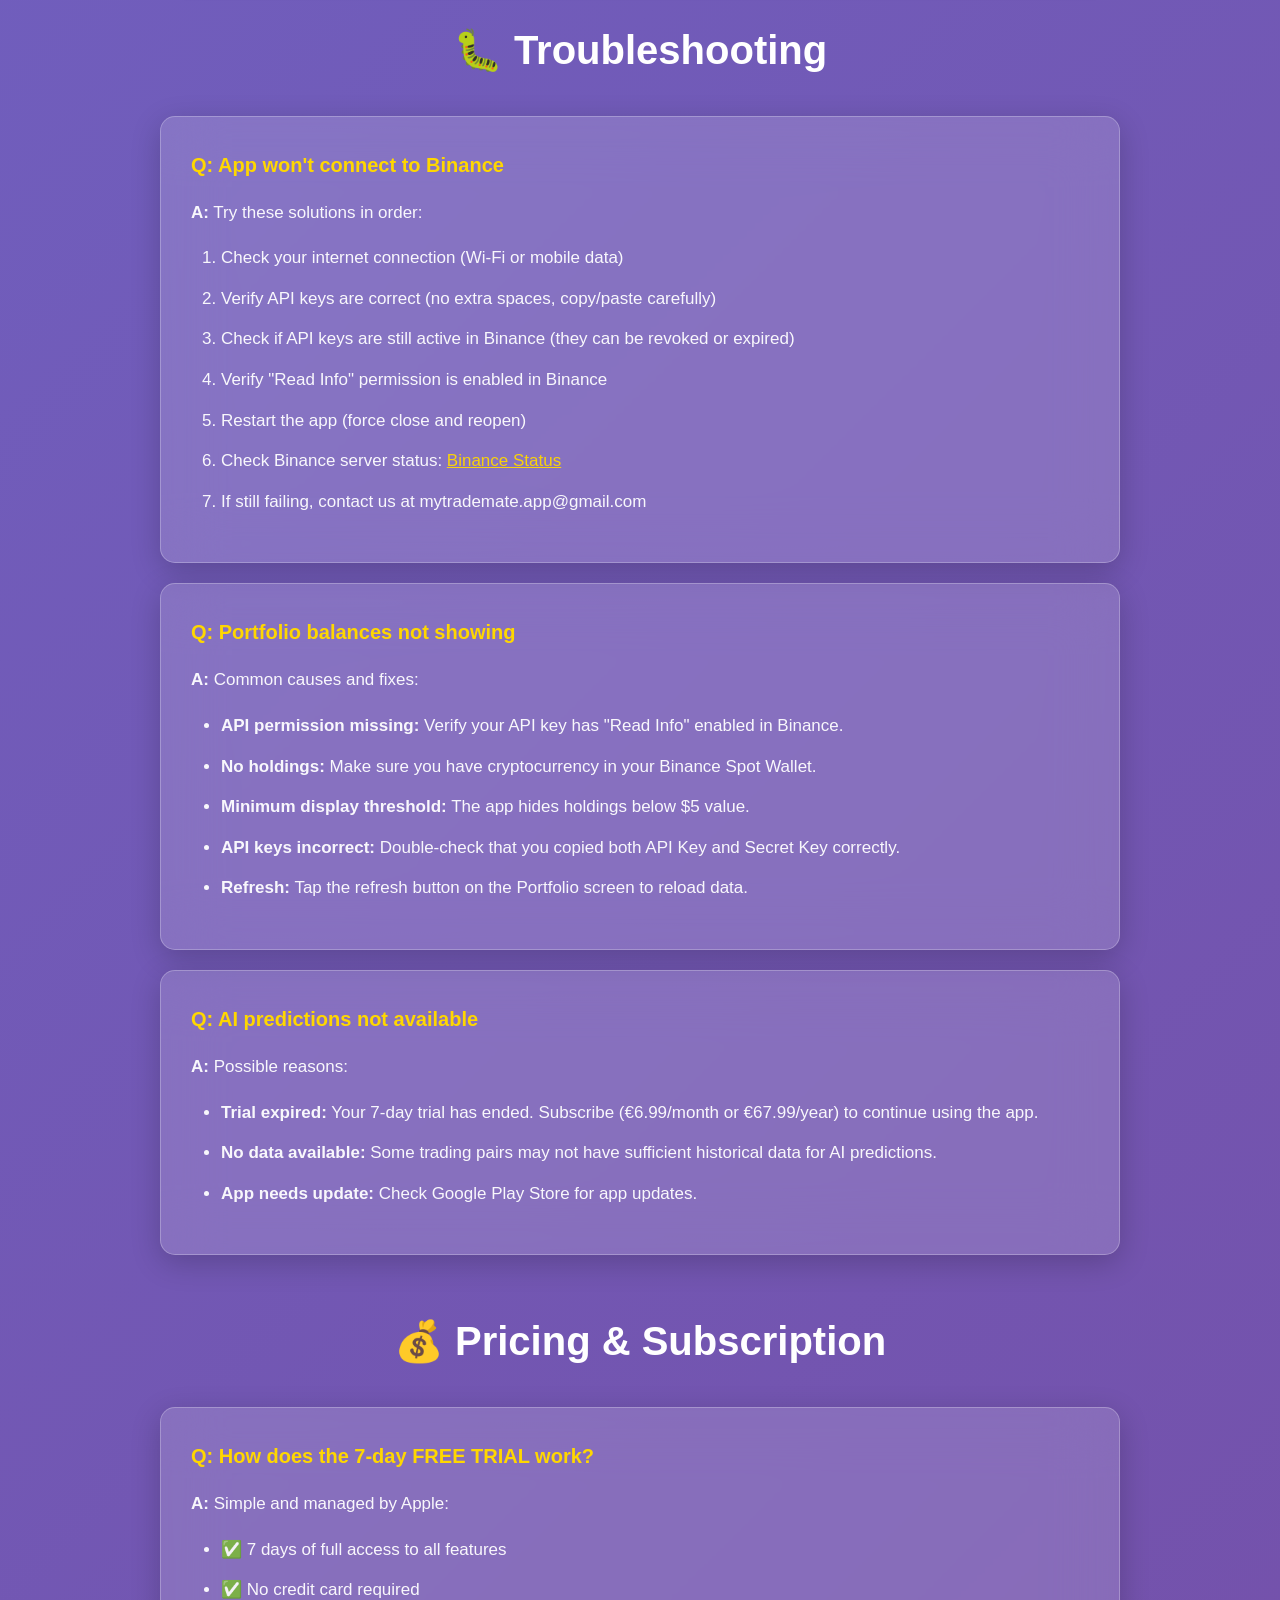
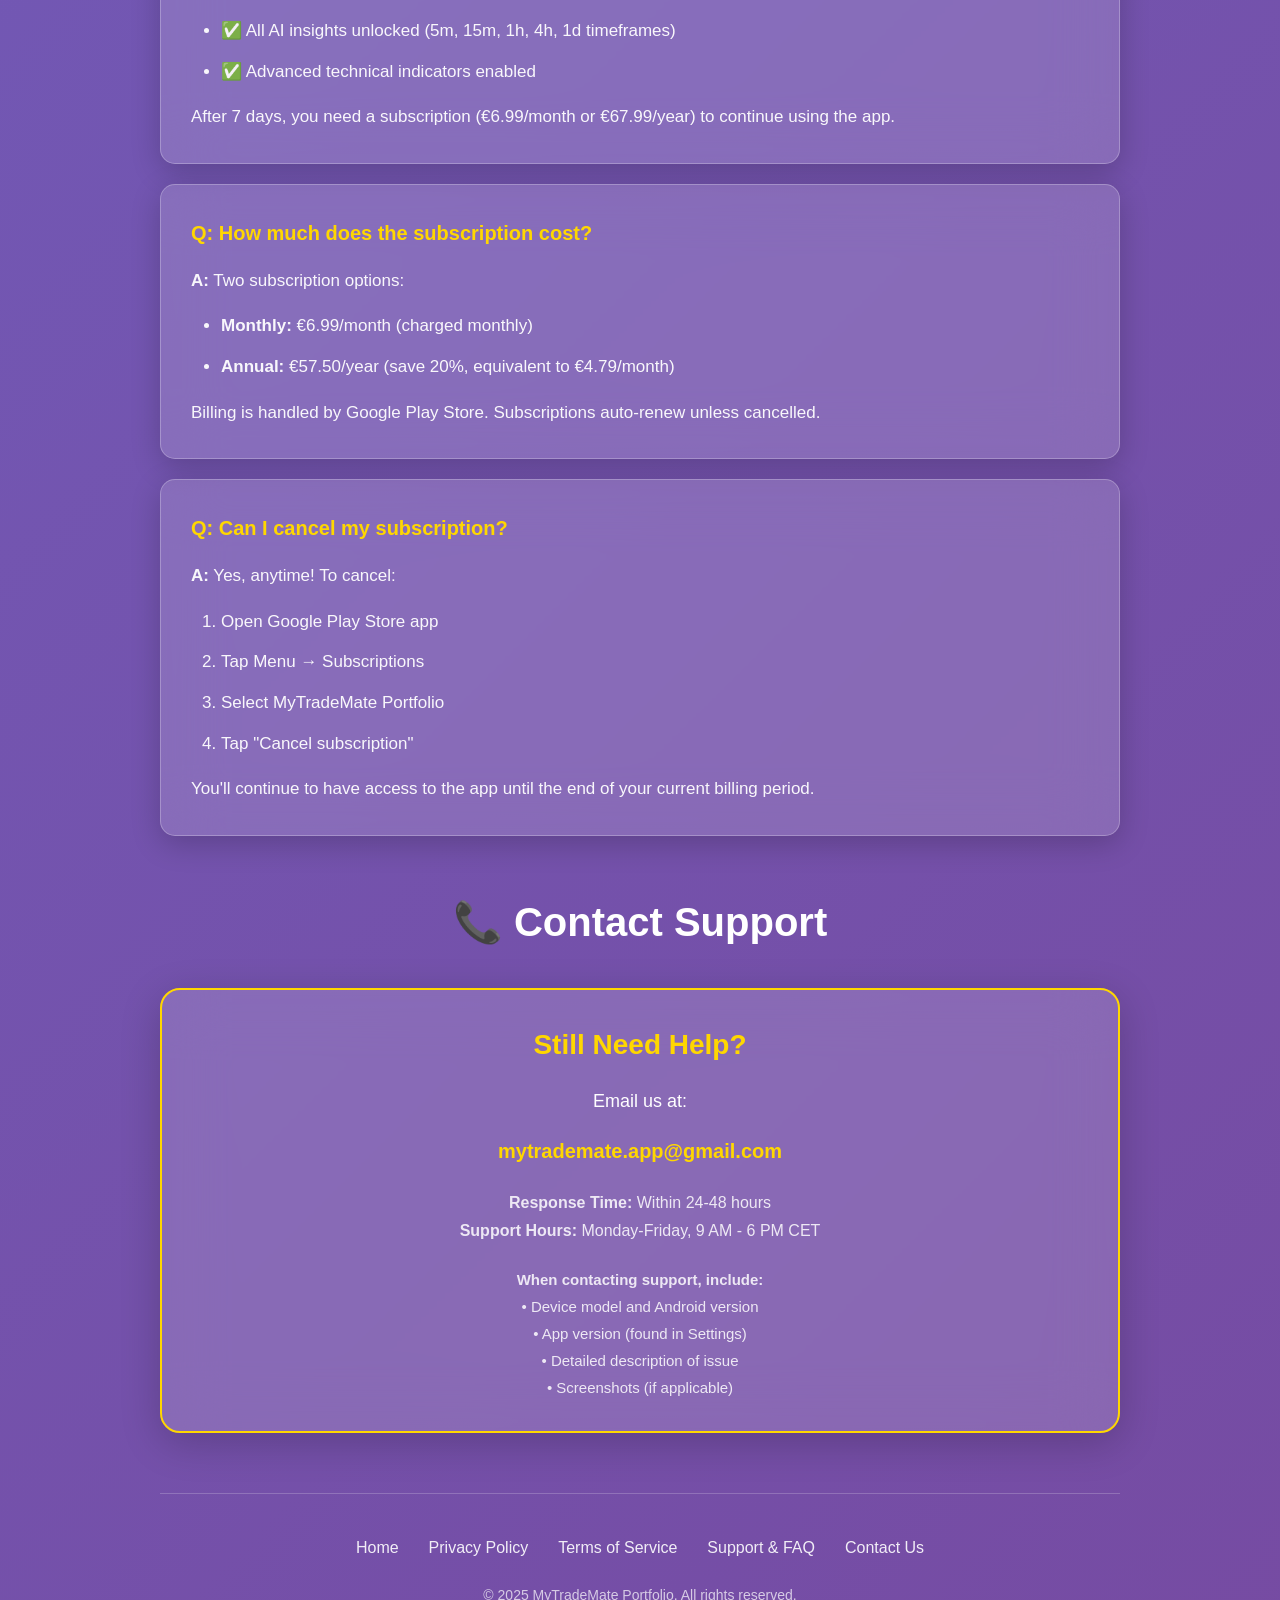
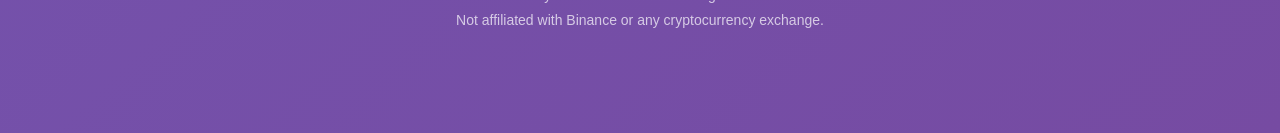
<file: docs/support.html>
<!DOCTYPE html>
<html lang="en">
<head>
    <meta charset="UTF-8">
    <meta name="viewport" content="width=device-width, initial-scale=1.0">
    <meta name="description" content="MyTradeMate Portfolio Support & FAQ - Get help with setup, portfolio tracking, AI insights, and troubleshooting.">
    <title>Support & FAQ - MyTradeMate Portfolio</title>
    <style>
        * {
            margin: 0;
            padding: 0;
            box-sizing: border-box;
        }

        :root {
            --primary-gradient: linear-gradient(135deg, #667eea 0%, #764ba2 100%);
            --card-glass: rgba(255, 255, 255, 0.15);
            --card-border: rgba(255, 255, 255, 0.25);
            --gold: #FFD700;
        }

        body {
            font-family: -apple-system, BlinkMacSystemFont, 'Segoe UI', Roboto, 'Helvetica Neue', Arial, sans-serif;
            background: var(--primary-gradient);
            color: white;
            line-height: 1.8;
            min-height: 100vh;
        }

        .container {
            max-width: 1000px;
            margin: 0 auto;
            padding: 60px 20px;
        }

        /* Header */
        header {
            text-align: center;
            margin-bottom: 60px;
        }

        .back-link {
            display: inline-block;
            margin-bottom: 30px;
            color: white;
            text-decoration: none;
            font-size: 18px;
            opacity: 0.9;
            transition: all 0.3s;
        }

        .back-link:hover {
            opacity: 1;
            transform: translateX(-5px);
        }

        h1 {
            font-size: 56px;
            font-weight: 800;
            margin-bottom: 20px;
            background: linear-gradient(to right, #fff, #f0f0f0, #fff);
            -webkit-background-clip: text;
            -webkit-text-fill-color: transparent;
        }

        .subtitle {
            font-size: 18px;
            opacity: 0.85;
            margin-bottom: 30px;
        }

        /* Contact Box */
        .contact-box {
            background: var(--card-glass);
            backdrop-filter: blur(30px);
            border: 2px solid var(--gold);
            border-radius: 20px;
            padding: 30px;
            text-align: center;
            margin-bottom: 50px;
            box-shadow: 0 10px 40px rgba(0, 0, 0, 0.2);
        }

        .contact-box h3 {
            color: var(--gold);
            font-size: 28px;
            margin-bottom: 15px;
        }

        .contact-box a {
            color: var(--gold);
            text-decoration: none;
            font-weight: 700;
            font-size: 20px;
            transition: opacity 0.3s;
        }

        .contact-box a:hover {
            opacity: 0.8;
            text-decoration: underline;
        }

        /* Section Titles */
        h2 {
            font-size: 40px;
            font-weight: 700;
            margin: 50px 0 30px 0;
            text-align: center;
            display: flex;
            align-items: center;
            justify-content: center;
            gap: 15px;
        }

        /* FAQ Cards */
        .faq-item {
            background: var(--card-glass);
            backdrop-filter: blur(30px);
            border: 1px solid var(--card-border);
            border-radius: 15px;
            padding: 30px;
            margin-bottom: 20px;
            box-shadow: 0 8px 30px rgba(0, 0, 0, 0.2);
            transition: all 0.3s;
        }

        .faq-item:hover {
            transform: translateY(-5px);
            box-shadow: 0 15px 40px rgba(0, 0, 0, 0.3);
            border-color: rgba(255, 255, 255, 0.4);
        }

        .faq-question {
            font-weight: 700;
            color: var(--gold);
            margin-bottom: 15px;
            font-size: 20px;
        }

        .faq-answer {
            opacity: 0.95;
            font-size: 17px;
        }

        .faq-answer strong {
            color: white;
            opacity: 1;
        }

        .faq-answer ul,
        .faq-answer ol {
            margin: 15px 0 15px 30px;
        }

        .faq-answer li {
            margin-bottom: 10px;
        }

        /* Table */
        .faq-answer table {
            width: 100%;
            border-collapse: collapse;
            margin-top: 15px;
            background: rgba(0, 0, 0, 0.2);
            border-radius: 10px;
            overflow: hidden;
        }

        .faq-answer th {
            padding: 15px;
            text-align: left;
            background: rgba(255, 255, 255, 0.1);
            font-weight: 700;
            border-bottom: 2px solid rgba(255, 255, 255, 0.2);
        }

        .faq-answer td {
            padding: 15px;
            border-bottom: 1px solid rgba(255, 255, 255, 0.1);
        }

        .faq-answer td:nth-child(2),
        .faq-answer td:nth-child(3),
        .faq-answer th:nth-child(2),
        .faq-answer th:nth-child(3) {
            text-align: center;
        }

        /* Footer */
        footer {
            text-align: center;
            padding: 40px 20px;
            margin-top: 60px;
            border-top: 1px solid rgba(255, 255, 255, 0.2);
        }

        .footer-links {
            display: flex;
            gap: 30px;
            justify-content: center;
            flex-wrap: wrap;
            margin-bottom: 20px;
        }

        .footer-links a {
            color: white;
            text-decoration: none;
            opacity: 0.9;
            transition: all 0.3s;
            font-size: 16px;
        }

        .footer-links a:hover {
            opacity: 1;
            text-decoration: underline;
        }

        @media (max-width: 768px) {
            h1 { font-size: 38px; }
            h2 { font-size: 32px; }
            .faq-item { padding: 20px; }
            .faq-question { font-size: 18px; }
        }
    </style>
</head>
<body>
    <div class="container">
        <header>
            <a href="index.html" class="back-link">← Back to Home</a>
            <h1>💬 Support & FAQ</h1>
            <p class="subtitle">Get Help with MyTradeMate Portfolio</p>
        </header>

        <div class="contact-box">
            <h3>📧 Need Help?</h3>
            <p style="margin: 15px 0; font-size: 18px; opacity: 0.9;">Email us at:</p>
            <a href="mailto:mytrademate.app@gmail.com">mytrademate.app@gmail.com</a>
            <p style="margin-top: 15px; opacity: 0.8; font-size: 16px;">Response time: Within 24-48 hours</p>
        </div>

        <h2>🚀 Getting Started</h2>

        <div class="faq-item">
            <div class="faq-question">Q: How do I get started with MyTradeMate Portfolio?</div>
            <div class="faq-answer">
                <p><strong>A:</strong> Follow these steps:</p>
                <ol>
                    <li>Download the app from Google Play Store</li>
                    <li>Complete the onboarding (7-day FREE TRIAL available)</li>
                    <li>Accept the disclaimer</li>
                    <li>Create a Binance account (if you don't have one)</li>
                    <li>Create read-only Binance API keys</li>
                    <li>Add your API keys in Settings → API Configuration</li>
                    <li>Start tracking your portfolio!</li>
                </ol>
            </div>
        </div>

        <div class="faq-item">
            <div class="faq-question">Q: Do I need a Binance account?</div>
            <div class="faq-answer">
                <p><strong>A:</strong> Yes, MyTradeMate Portfolio connects to Binance API to fetch portfolio balances and market data. We use Binance because it's the world's largest crypto exchange with:</p>
                <ul>
                    <li>High liquidity and reliable data</li>
                    <li>Wide selection of cryptocurrencies</li>
                    <li>Reliable API infrastructure</li>
                </ul>
                <p>Create a free account at: <a href="https://www.binance.com" target="_blank" style="color: var(--gold);">https://www.binance.com</a></p>
            </div>
        </div>

        <div class="faq-item">
            <div class="faq-question">Q: How do I create read-only Binance API keys?</div>
            <div class="faq-answer">
                <p><strong>A:</strong> Step-by-step guide for READ-ONLY keys:</p>
                <ol>
                    <li>Log in to Binance</li>
                    <li>Go to Profile (top right) → API Management</li>
                    <li>Click "Create API"</li>
                    <li>Choose "System Generated" (recommended)</li>
                    <li>Set permissions (CRITICAL):
                        <ul>
                            <li><strong>✅ Enable "Read Info"</strong> (view portfolio ONLY)</li>
                            <li><strong>❌ DO NOT enable "Spot & Margin Trading"</strong></li>
                            <li><strong>❌ DO NOT enable "Futures"</strong></li>
                            <li><strong>❌ DO NOT enable "Enable Withdrawals"</strong></li>
                        </ul>
                    </li>
                    <li>Copy API Key and Secret Key</li>
                    <li>Paste them into MyTradeMate Portfolio Settings → API Configuration</li>
                </ol>
                <p><strong>⚠️ IMPORTANT:</strong> Only enable "Read Info" permission. This app is for portfolio tracking only - we cannot execute any transactions.</p>
            </div>
        </div>

        <h2>💎 Trial & Subscription</h2>

        <div class="faq-item">
            <div class="faq-question">Q: How does the app pricing work?</div>
            <div class="faq-answer">
                <p><strong>A:</strong> MyTradeMate Portfolio offers a simple trial-then-subscribe model:</p>

                <p style="margin-top: 20px;"><strong>🎁 7-Day FREE TRIAL</strong></p>
                <ul>
                    <li>✅ All features unlocked for 7 days</li>
                    <li>✅ Portfolio tracking with read-only API</li>
                    <li>✅ AI market insights on all timeframes (5m, 15m, 1h, 4h, 1d)</li>
                    <li>✅ Advanced technical indicators</li>
                    <li>✅ Real-time price charts</li>
                    <li>✅ No credit card required to start trial</li>
                </ul>

                <p style="margin-top: 20px;"><strong>💳 After Trial (Subscription Required)</strong></p>
                <p>After 7 days, you need a subscription to continue using the app:</p>
                <ul>
                    <li><strong>Monthly:</strong> €6.99/month</li>
                    <li><strong>Annual:</strong> €67.99/year (save 19%)</li>
                </ul>

                <p style="margin-top: 20px;"><strong>📌 Important:</strong></p>
                <ul>
                    <li>Trial starts automatically when you first launch the app</li>
                    <li>After trial expires, app requires subscription to continue</li>
                    <li>No free tier - all features require subscription after trial</li>
                    <li>Cancel anytime through Google Play Store settings</li>
                </ul>
            </div>
        </div>

        <h2>🤖 Local AI & Offline Capability</h2>

        <div class="faq-item">
            <div class="faq-question">Q: Does the app work offline?</div>
            <div class="faq-answer">
                <p><strong>A: Yes!</strong> AI models and 1000 candles are cached locally. Predictions work without internet using last known data.</p>
                <ul>
                    <li>✅ <strong>TensorFlow Lite models:</strong> Run 100% on your device (no cloud needed)</li>
                    <li>✅ <strong>1000 candles cached:</strong> Historical price data stored locally</li>
                    <li>✅ <strong>76 indicators calculated on-device:</strong> All technical analysis happens locally</li>
                    <li>✅ <strong>Predictions work offline:</strong> AI runs using cached data when internet is unavailable</li>
                </ul>
                <p><strong>What needs internet:</strong> Only fetching fresh price data from Binance API. If offline, the app uses the last known prices from cache.</p>
            </div>
        </div>

        <div class="faq-item">
            <div class="faq-question">Q: Why does the app need internet?</div>
            <div class="faq-answer">
                <p><strong>A:</strong> Only to fetch fresh price data directly from Binance API. All AI processing happens locally on your device.</p>
                <ul>
                    <li><strong>Internet required for:</strong> Fetching latest portfolio balances and current prices from Binance</li>
                    <li><strong>No internet needed for:</strong> AI predictions, technical indicators, chart display (uses cached data)</li>
                </ul>
                <p><strong>Your device connects DIRECTLY to Binance</strong> - no MyTradeMate servers in between. We don't operate backend servers for user data.</p>
            </div>
        </div>

        <div class="faq-item">
            <div class="faq-question">Q: What happens to my data?</div>
            <div class="faq-answer">
                <p><strong>A:</strong> Your portfolio data never leaves your device. We don't have servers to collect or store it.</p>
                <ul>
                    <li>✅ <strong>Stored locally:</strong> API keys, portfolio data, and preferences stay on your device</li>
                    <li>✅ <strong>AES-256 encryption:</strong> API keys encrypted with Android KeyStore</li>
                    <li>✅ <strong>No cloud sync:</strong> Data never synced to cloud or our servers</li>
                    <li>✅ <strong>Direct API calls:</strong> Your device → Binance API (no intermediary)</li>
                    <li>✅ <strong>Zero tracking:</strong> No analytics, telemetry, or usage data collected</li>
                </ul>
                <p><strong>We can't see your data because it never leaves your device.</strong> Only Google Play sees payment info for subscriptions.</p>
            </div>
        </div>

        <div class="faq-item">
            <div class="faq-question">Q: How do I report bugs if there's no analytics?</div>
            <div class="faq-answer">
                <p><strong>A:</strong> Email us directly at <a href="mailto:mytrademate.app@gmail.com" style="color: var(--gold);">mytrademate.app@gmail.com</a>. We rely on user reports rather than automated tracking.</p>
                <p><strong>Why no automated crash reports?</strong> We believe in complete privacy. Most apps track every action, crash, and screen view. We don't. If something breaks, please email us with:</p>
                <ul>
                    <li>Device model and Android version</li>
                    <li>App version (found in Settings)</li>
                    <li>Description of what happened</li>
                    <li>Screenshots (if applicable)</li>
                </ul>
                <p><strong>Your privacy > Our convenience.</strong> We chose to respect your data rather than spy on your usage.</p>
            </div>
        </div>

        <h2>🤖 AI Market Insights</h2>

        <div class="faq-item">
            <div class="faq-question">Q: How accurate are AI predictions?</div>
            <div class="faq-answer">
                <p><strong>A:</strong> Our AI models (Transformer, LSTM, Random Forest) are trained on 76 technical indicators and millions of historical data points. Typical accuracy:</p>
                <ul>
                    <li><strong>Transformer Model:</strong> ~58.67% accuracy (primary model)</li>
                    <li><strong>LSTM Model:</strong> ~51% accuracy (fallback)</li>
                    <li><strong>Random Forest:</strong> ~43.82% accuracy (rule-based fallback)</li>
                </ul>
                <p><strong>⚠️ Important Disclaimers:</strong></p>
                <ul>
                    <li>Past performance ≠ future results</li>
                    <li>AI is not 100% accurate (no model is!)</li>
                    <li>Markets are unpredictable (black swan events, news, regulations)</li>
                    <li>AI insights are for educational purposes ONLY, NOT financial advice</li>
                    <li>Always do your own research (DYOR)</li>
                    <li>Only invest what you can afford to lose</li>
                </ul>
                <p><strong>Use AI insights as ONE tool for learning about markets, not the only tool.</strong></p>
            </div>
        </div>

        <div class="faq-item">
            <div class="faq-question">Q: What do BULLISH/BEARISH/NEUTRAL signals mean?</div>
            <div class="faq-answer">
                <p><strong>A:</strong> Market sentiment signals (educational purposes only):</p>
                <ul>
                    <li><strong>🟢 BULLISH:</strong> AI predicts upward price movement. Market sentiment is positive.</li>
                    <li><strong>🔴 BEARISH:</strong> AI predicts downward price movement. Market sentiment is negative.</li>
                    <li><strong>🟡 NEUTRAL:</strong> AI predicts sideways movement. Market sentiment is unclear.</li>
                </ul>
                <p><strong>Important:</strong> These are educational insights, NOT trading recommendations. This app is for portfolio tracking only - we cannot execute any transactions. Always combine AI insights with:</p>
                <ul>
                    <li>Your own technical analysis and research</li>
                    <li>Fundamental research (news, project updates)</li>
                    <li>Risk management principles</li>
                    <li>Consultation with qualified financial advisors</li>
                </ul>
            </div>
        </div>

        <div class="faq-item">
            <div class="faq-question">Q: What are the 76 AI indicators?</div>
            <div class="faq-answer">
                <p><strong>A:</strong> Our AI analyzes 76 technical indicators across multiple categories, all calculated locally on your device:</p>
                <ul>
                    <li><strong>Momentum:</strong> RSI, Stochastic, MACD, Williams %R</li>
                    <li><strong>Trend:</strong> Moving Averages (SMA, EMA), ADX, Parabolic SAR</li>
                    <li><strong>Volatility:</strong> Bollinger Bands, ATR, Standard Deviation</li>
                    <li><strong>Volume:</strong> OBV, Volume SMA, Money Flow Index</li>
                    <li><strong>Support/Resistance:</strong> Pivot Points, Fibonacci Retracements</li>
                    <li><strong>Custom:</strong> Price action patterns, candlestick formations</li>
                </ul>
                <p><strong>All indicators are calculated on-device</strong> in real-time and fed into our TensorFlow Lite ensemble ML models for multi-timeframe predictions (5m, 15m, 1h, 4h, 1d). No cloud processing - everything happens locally.</p>
            </div>
        </div>

        <h2>🔒 Security</h2>

        <div class="faq-item">
            <div class="faq-question">Q: Is MyTradeMate Portfolio safe?</div>
            <div class="faq-answer">
                <p><strong>A:</strong> Yes! We take security seriously:</p>
                <ul>
                    <li>✅ <strong>Read-only access:</strong> We can ONLY view your portfolio, cannot access your funds</li>
                    <li>✅ <strong>No data collection:</strong> Everything stays on your device</li>
                    <li>✅ <strong>AES-256 encryption:</strong> API keys encrypted with Android KeyStore</li>
                    <li>✅ <strong>No passwords:</strong> We don't store passwords (biometric auth only)</li>
                    <li>✅ <strong>Biometric authentication:</strong> Fingerprint or face unlock</li>
                    <li>✅ <strong>No transaction capability:</strong> App cannot execute any trades or withdrawals</li>
                </ul>
            </div>
        </div>

        <div class="faq-item">
            <div class="faq-question">Q: Can MyTradeMate Portfolio access my funds?</div>
            <div class="faq-answer">
                <p><strong>A:</strong> <strong>NO!</strong> We CANNOT and NEVER will access your funds. Here's why:</p>
                <ul>
                    <li>❌ Our app uses READ-ONLY API access</li>
                    <li>❌ Our app code does NOT have trading or withdrawal functions</li>
                    <li>❌ We CANNOT access your API keys (they're encrypted on your device)</li>
                    <li>✅ You control the API key permissions in Binance</li>
                    <li>✅ <strong>ALWAYS use read-only API keys (disable ALL trading and withdrawal permissions)</strong></li>
                </ul>
                <p><strong>Required API Permissions:</strong></p>
                <ul>
                    <li>✅ Enable "Read Info" ONLY</li>
                    <li>❌ DO NOT enable "Spot & Margin Trading"</li>
                    <li>❌ DO NOT enable "Futures"</li>
                    <li>❌ DO NOT enable "Enable Withdrawals"</li>
                </ul>
            </div>
        </div>

        <h2>🐛 Troubleshooting</h2>

        <div class="faq-item">
            <div class="faq-question">Q: App won't connect to Binance</div>
            <div class="faq-answer">
                <p><strong>A:</strong> Try these solutions in order:</p>
                <ol>
                    <li>Check your internet connection (Wi-Fi or mobile data)</li>
                    <li>Verify API keys are correct (no extra spaces, copy/paste carefully)</li>
                    <li>Check if API keys are still active in Binance (they can be revoked or expired)</li>
                    <li>Verify "Read Info" permission is enabled in Binance</li>
                    <li>Restart the app (force close and reopen)</li>
                    <li>Check Binance server status: <a href="https://www.binance.com/en/support/announcement" target="_blank" style="color: var(--gold);">Binance Status</a></li>
                    <li>If still failing, contact us at mytrademate.app@gmail.com</li>
                </ol>
            </div>
        </div>

        <div class="faq-item">
            <div class="faq-question">Q: Portfolio balances not showing</div>
            <div class="faq-answer">
                <p><strong>A:</strong> Common causes and fixes:</p>
                <ul>
                    <li><strong>API permission missing:</strong> Verify your API key has "Read Info" enabled in Binance.</li>
                    <li><strong>No holdings:</strong> Make sure you have cryptocurrency in your Binance Spot Wallet.</li>
                    <li><strong>Minimum display threshold:</strong> The app hides holdings below $5 value.</li>
                    <li><strong>API keys incorrect:</strong> Double-check that you copied both API Key and Secret Key correctly.</li>
                    <li><strong>Refresh:</strong> Tap the refresh button on the Portfolio screen to reload data.</li>
                </ul>
            </div>
        </div>

        <div class="faq-item">
            <div class="faq-question">Q: AI predictions not available</div>
            <div class="faq-answer">
                <p><strong>A:</strong> Possible reasons:</p>
                <ul>
                    <li><strong>Trial expired:</strong> Your 7-day trial has ended. Subscribe (€6.99/month or €67.99/year) to continue using the app.</li>
                    <li><strong>No data available:</strong> Some trading pairs may not have sufficient historical data for AI predictions.</li>
                    <li><strong>App needs update:</strong> Check Google Play Store for app updates.</li>
                </ul>
            </div>
        </div>

        <h2>💰 Pricing & Subscription</h2>

        <div class="faq-item">
            <div class="faq-question">Q: How does the 7-day FREE TRIAL work?</div>
            <div class="faq-answer">
                <p><strong>A:</strong> Simple and managed by Apple:</p>
                <ul>
                    <li>✅ 7 days of full access to all features</li>
                    <li>✅ No credit card required</li>
                    <li>✅ All AI insights unlocked (5m, 15m, 1h, 4h, 1d timeframes)</li>
                    <li>✅ Advanced technical indicators enabled</li>
                </ul>
                <p>After 7 days, you need a subscription (€6.99/month or €67.99/year) to continue using the app.</p>
            </div>
        </div>

        <div class="faq-item">
            <div class="faq-question">Q: How much does the subscription cost?</div>
            <div class="faq-answer">
                <p><strong>A:</strong> Two subscription options:</p>
                <ul>
                    <li><strong>Monthly:</strong> €6.99/month (charged monthly)</li>
                    <li><strong>Annual:</strong> €57.50/year (save 20%, equivalent to €4.79/month)</li>
                </ul>
                <p>Billing is handled by Google Play Store. Subscriptions auto-renew unless cancelled.</p>
            </div>
        </div>

        <div class="faq-item">
            <div class="faq-question">Q: Can I cancel my subscription?</div>
            <div class="faq-answer">
                <p><strong>A:</strong> Yes, anytime! To cancel:</p>
                <ol>
                    <li>Open Google Play Store app</li>
                    <li>Tap Menu → Subscriptions</li>
                    <li>Select MyTradeMate Portfolio</li>
                    <li>Tap "Cancel subscription"</li>
                </ol>
                <p>You'll continue to have access to the app until the end of your current billing period.</p>
            </div>
        </div>

        <h2>📞 Contact Support</h2>

        <div class="contact-box">
            <h3>Still Need Help?</h3>
            <p style="margin: 15px 0; font-size: 18px;">Email us at:</p>
            <a href="mailto:mytrademate.app@gmail.com">mytrademate.app@gmail.com</a>
            <p style="margin-top: 20px; opacity: 0.85; font-size: 16px;">
                <strong>Response Time:</strong> Within 24-48 hours<br>
                <strong>Support Hours:</strong> Monday-Friday, 9 AM - 6 PM CET
            </p>
            <p style="margin-top: 20px; opacity: 0.85; font-size: 15px;">
                <strong>When contacting support, include:</strong><br>
                • Device model and Android version<br>
                • App version (found in Settings)<br>
                • Detailed description of issue<br>
                • Screenshots (if applicable)
            </p>
        </div>

        <footer>
            <div class="footer-links">
                <a href="index.html">Home</a>
                <a href="privacy.html">Privacy Policy</a>
                <a href="terms.html">Terms of Service</a>
                <a href="support.html">Support & FAQ</a>
                <a href="contact.html">Contact Us</a>
            </div>
            <p style="opacity: 0.7; font-size: 14px;">© 2025 MyTradeMate Portfolio. All rights reserved.<br>Not affiliated with Binance or any cryptocurrency exchange.</p>
        </footer>
    </div>
</body>
</html>
</file>
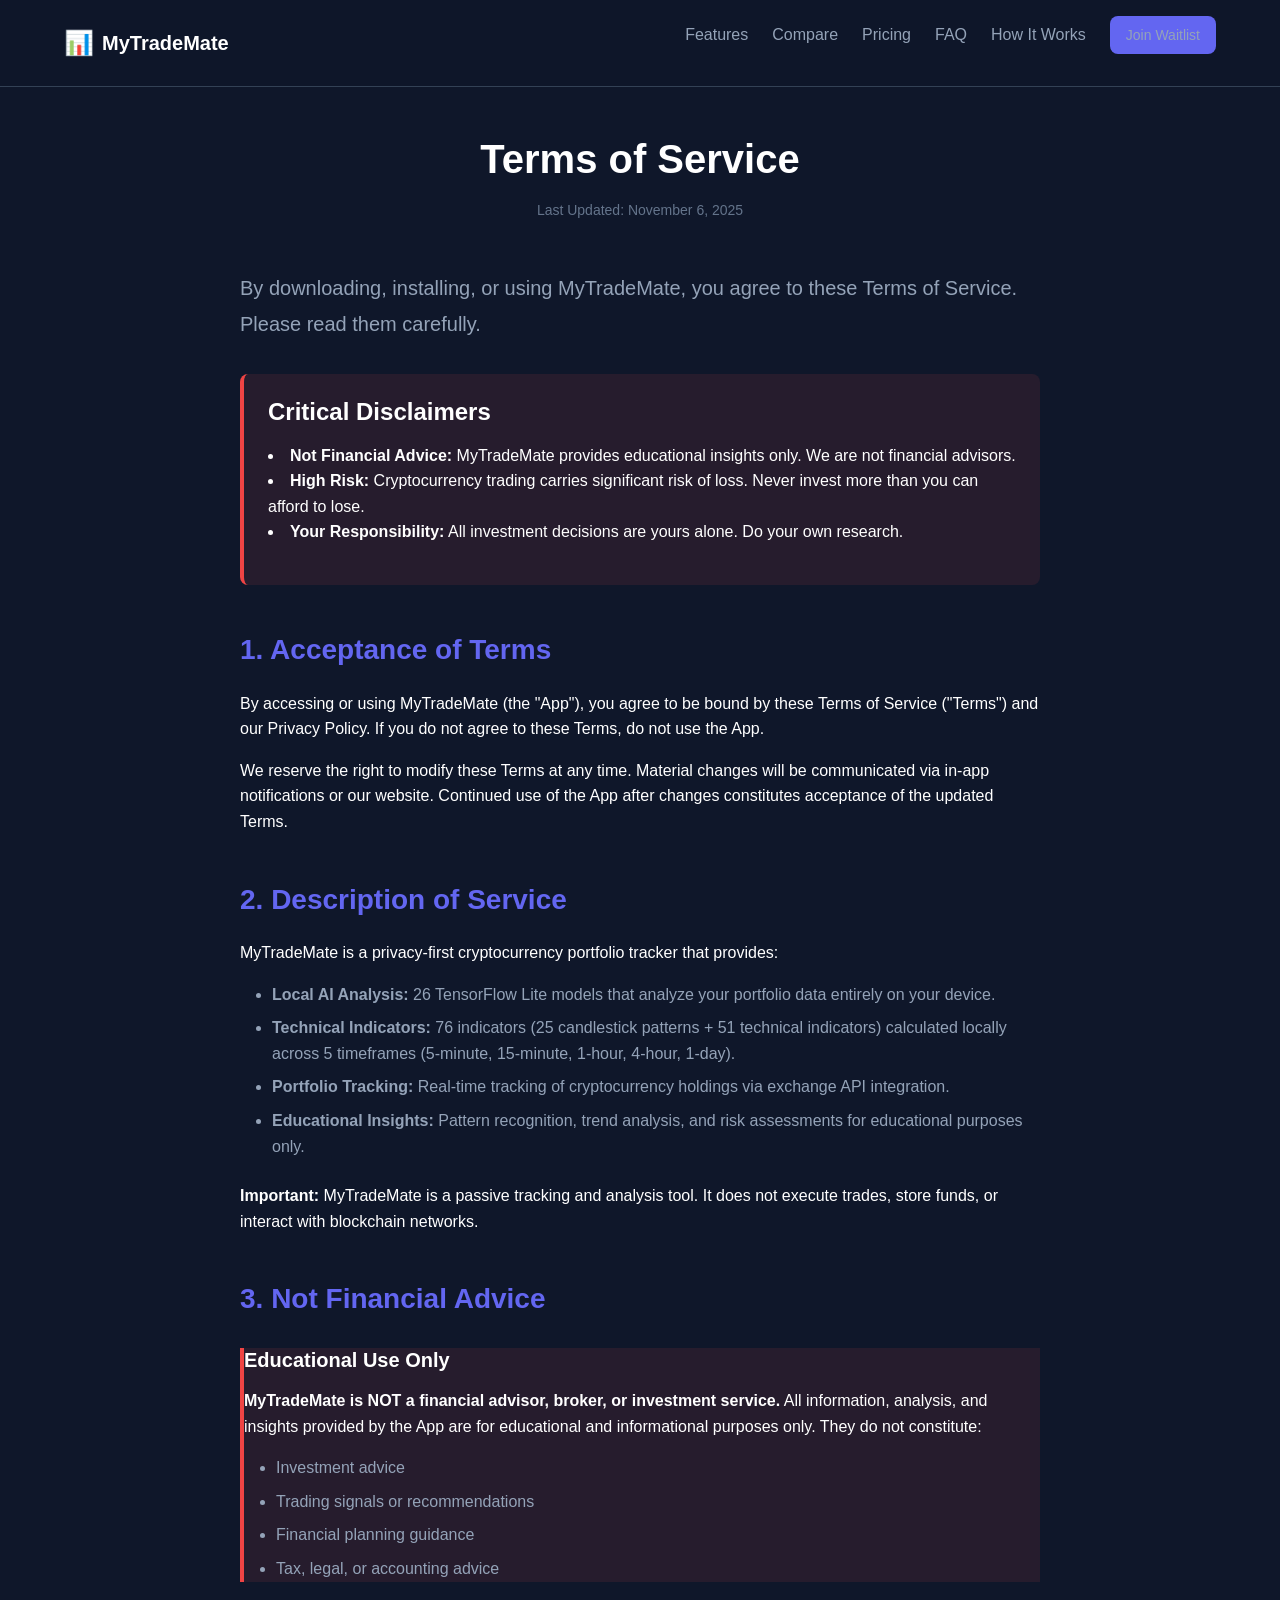
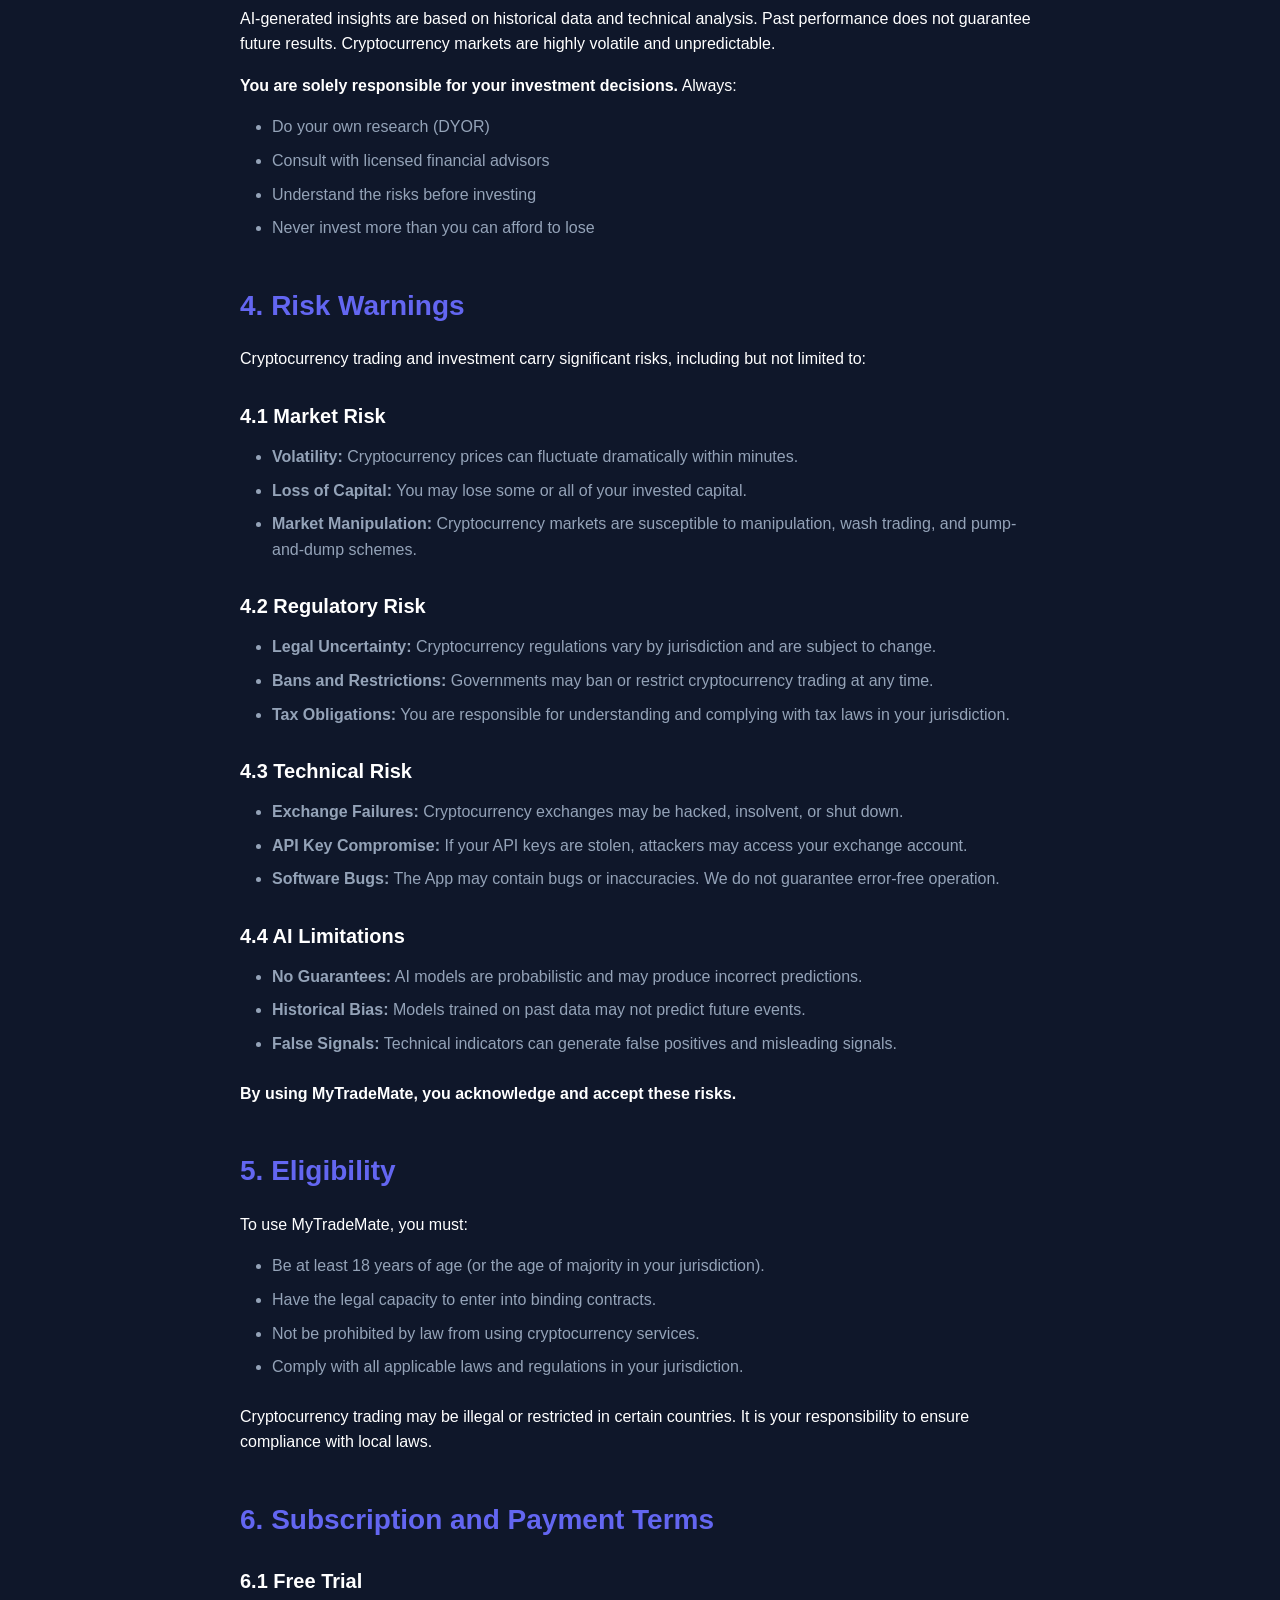
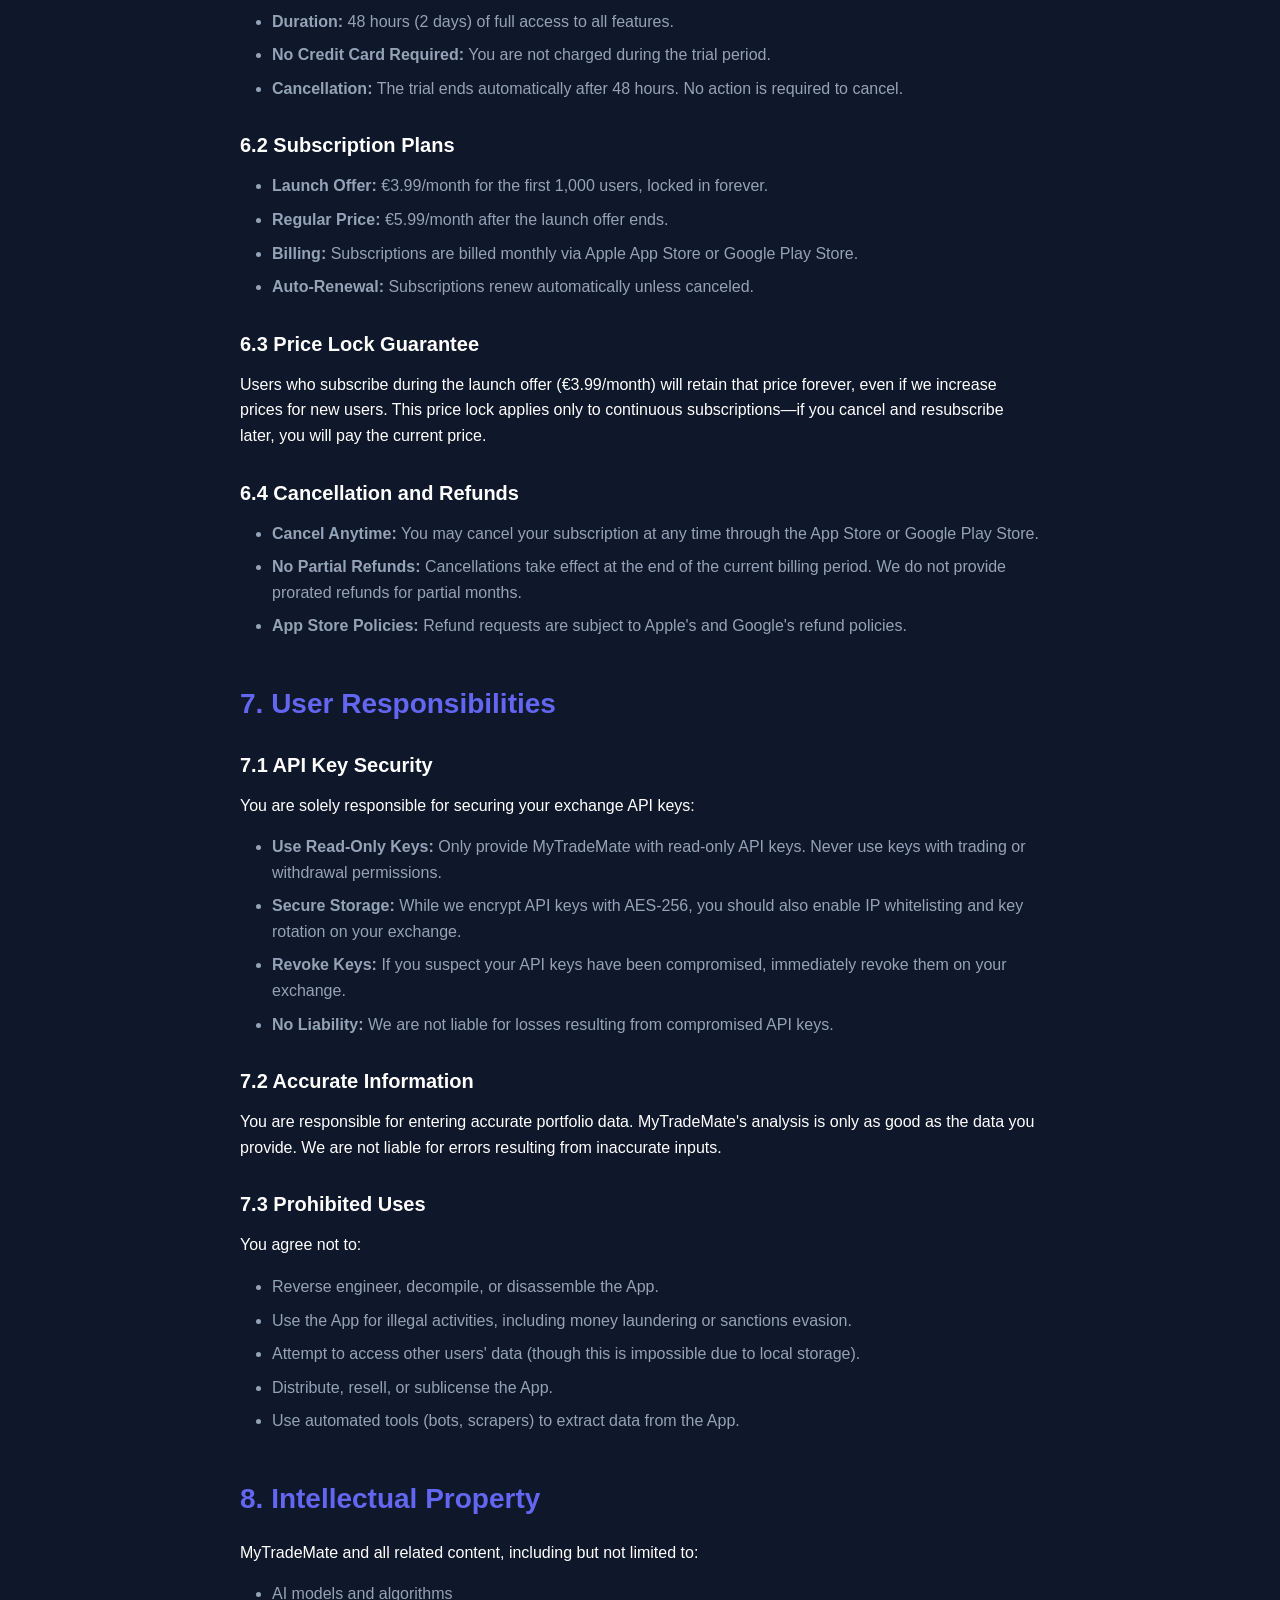
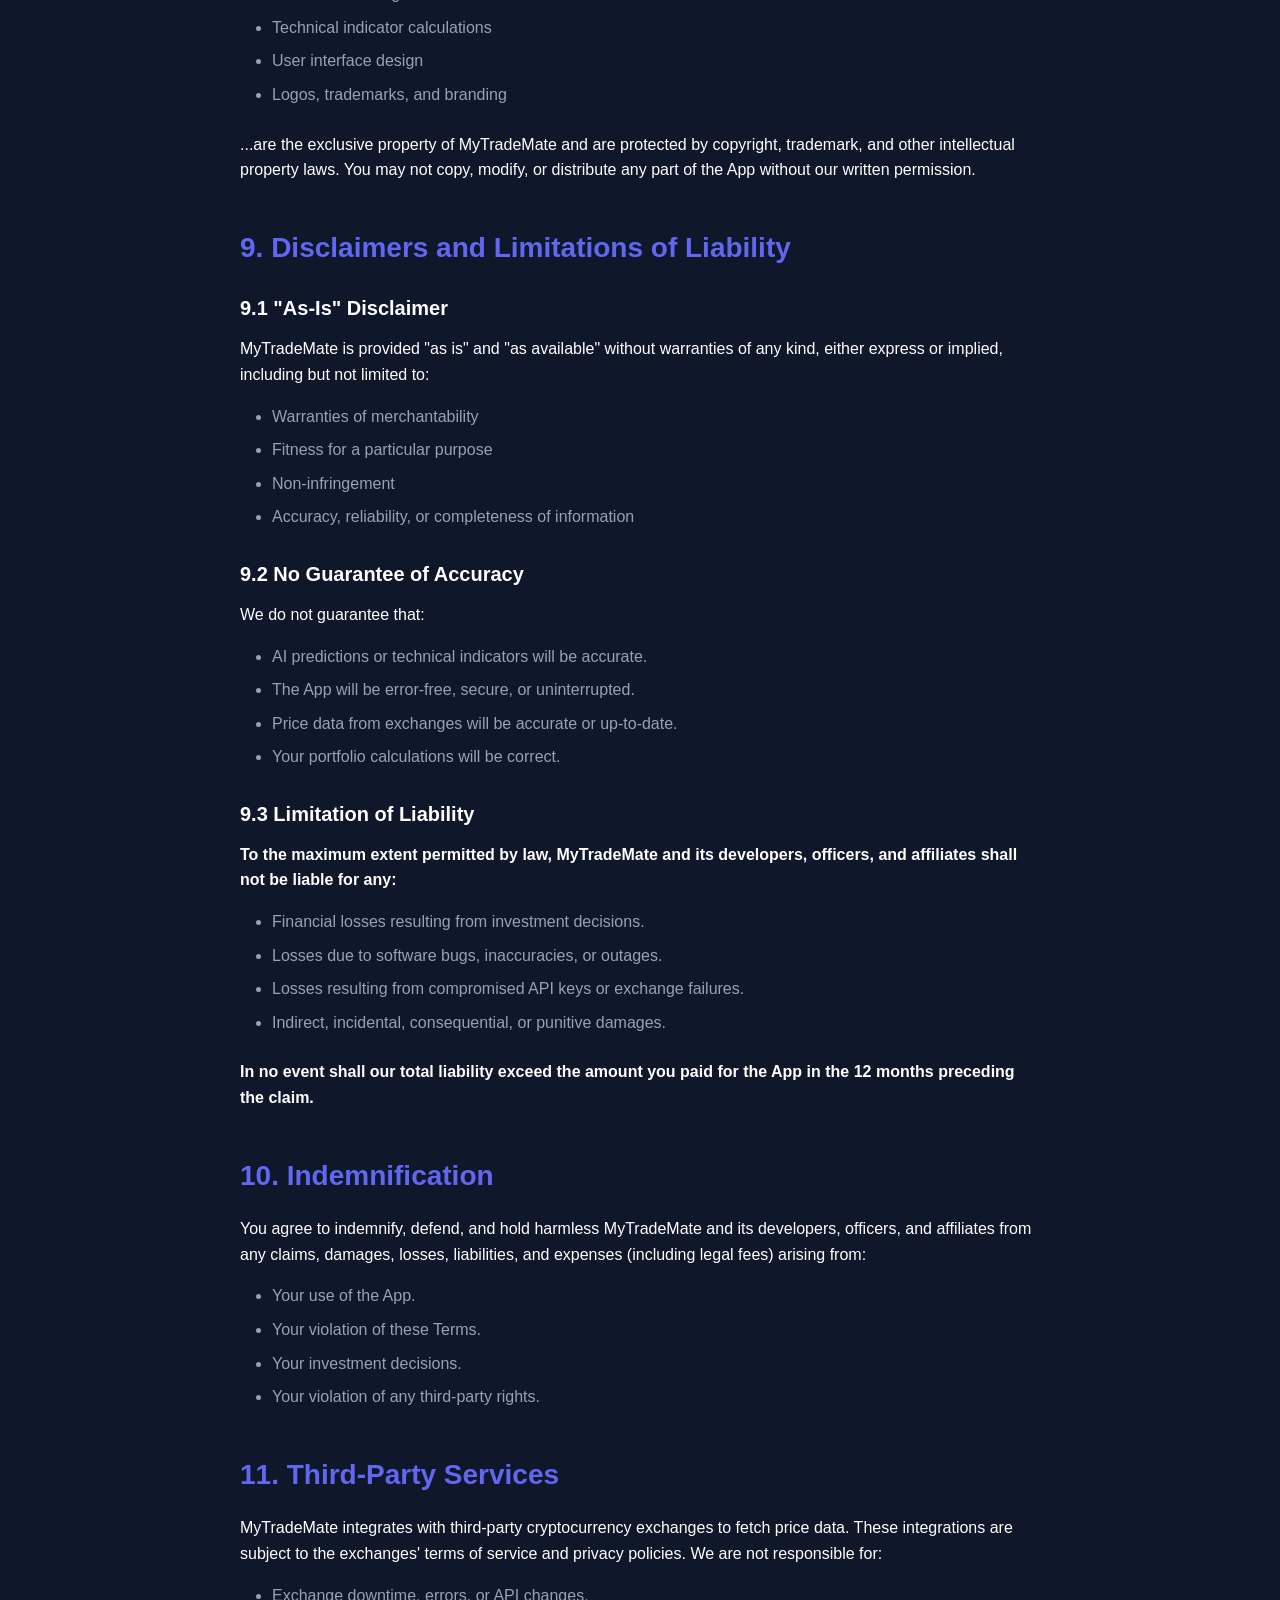
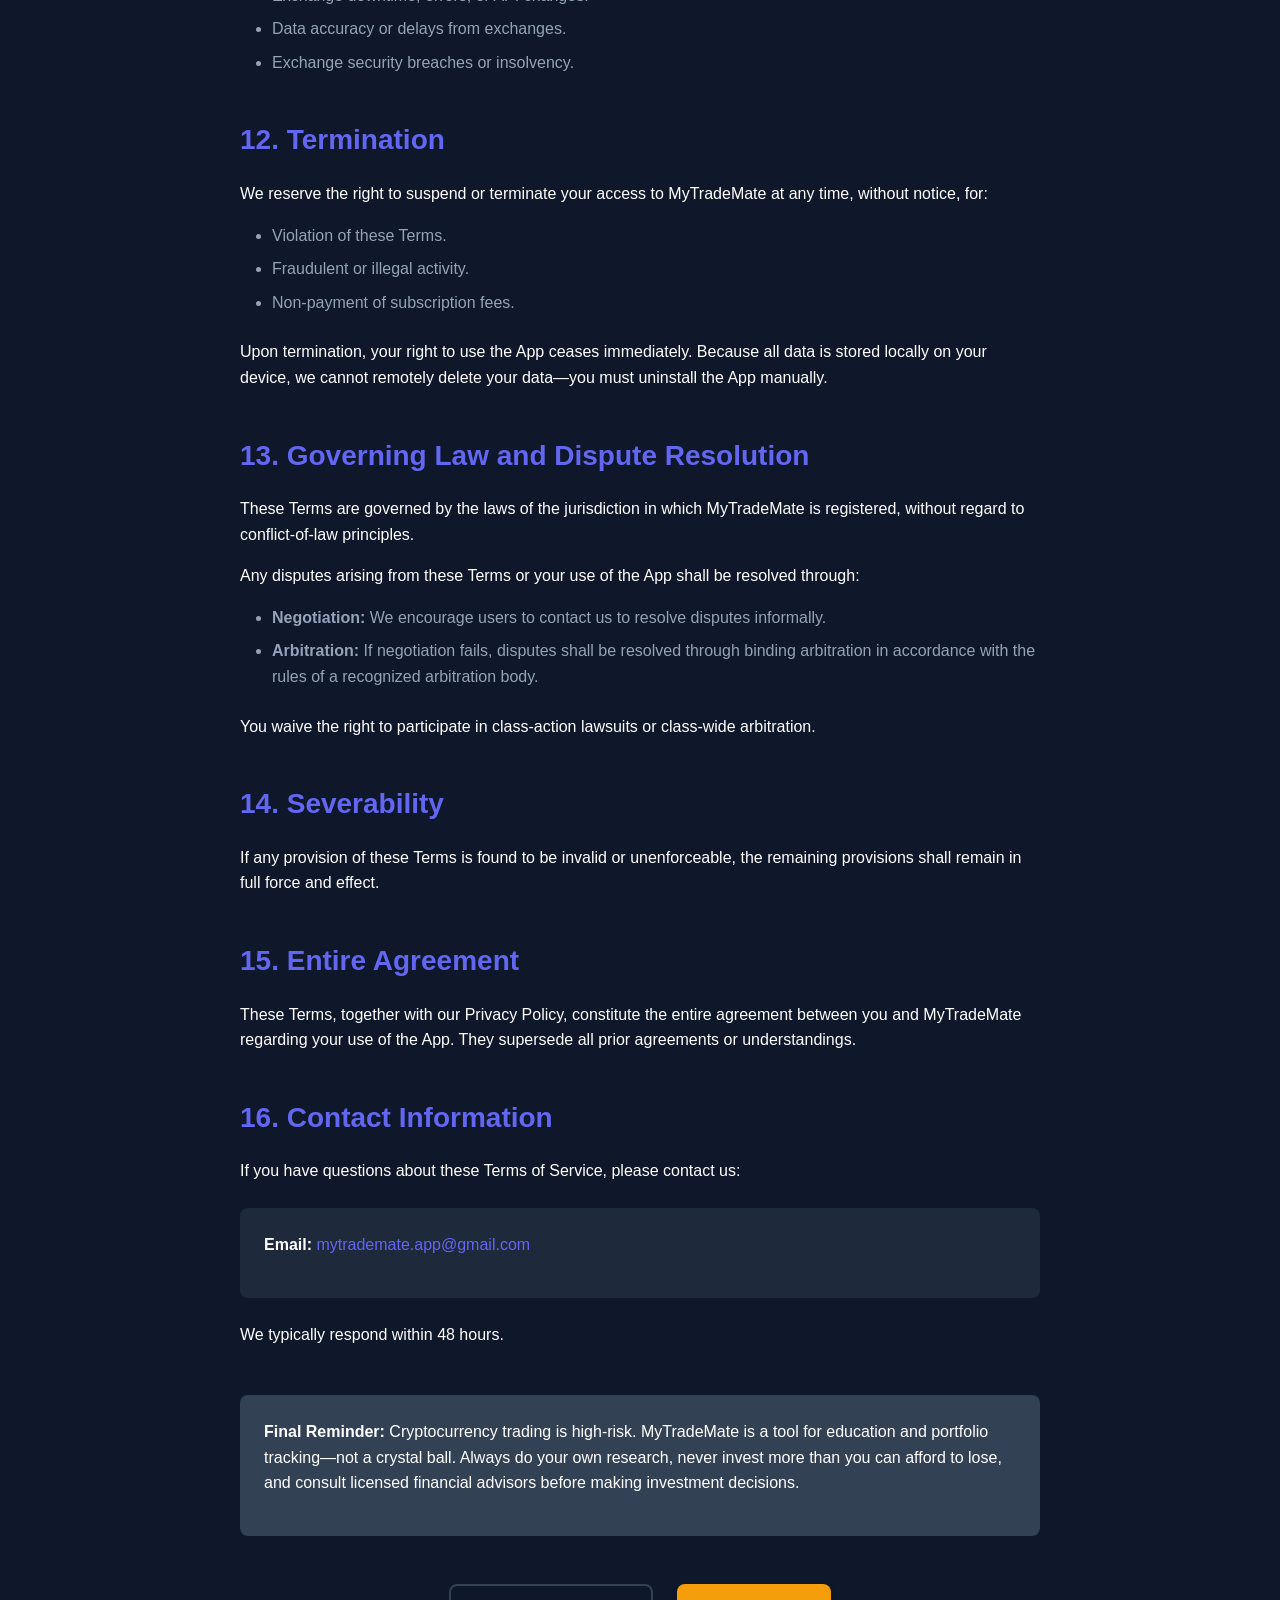
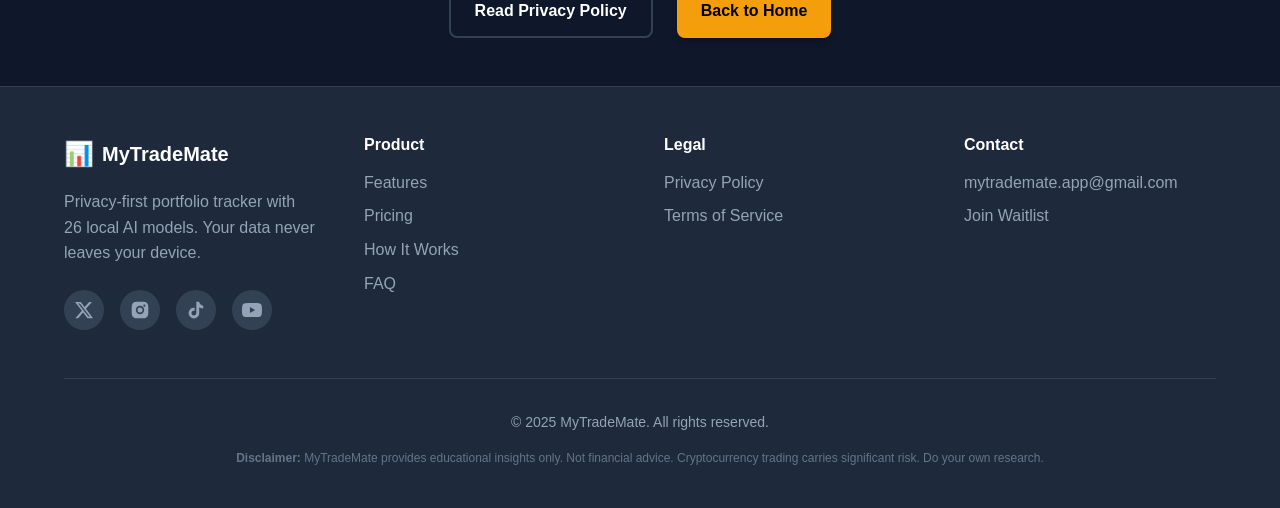
<file: docs/terms-of-service.html>
<!DOCTYPE html>
<html lang="en">
<head>
    <meta charset="UTF-8">
    <meta name="viewport" content="width=device-width, initial-scale=1.0">
    <meta name="tiktok-developers-site-verification" content="Luy8rzll7pFtcSYKHuachTHf6kLrsYoX">
    <meta name="description" content="MyTradeMate Terms of Service - Educational use only, not financial advice, subscription terms, and user responsibilities.">
    <meta name="robots" content="index, follow">
    <title>Terms of Service - MyTradeMate</title>
    <link rel="stylesheet" href="styles.css">
    <link rel="icon" type="image/svg+xml" href="data:image/svg+xml,<svg xmlns='http://www.w3.org/2000/svg' viewBox='0 0 100 100'><text y='.9em' font-size='90'>📊</text></svg>">
</head>
<body>
    <!-- Header -->
    <header class="header">
        <div class="container">
            <nav class="nav">
                <a href="index-rebuilt.html" class="logo">
                    <span class="logo-icon">📊</span>
                    <span class="logo-text">MyTradeMate</span>
                </a>
                <button class="mobile-menu-toggle" aria-label="Toggle menu">
                    <span></span>
                    <span></span>
                    <span></span>
                </button>
                <ul class="nav-links">
                    <li><a href="index-rebuilt.html#features">Features</a></li>
                    <li><a href="index-rebuilt.html#comparison">Compare</a></li>
                    <li><a href="index-rebuilt.html#pricing">Pricing</a></li>
                    <li><a href="index-rebuilt.html#faq">FAQ</a></li>
                    <li><a href="how-it-works.html">How It Works</a></li>
                    <li><a href="index-rebuilt.html#waitlist" class="btn btn-secondary btn-sm">Join Waitlist</a></li>
                </ul>
            </nav>
        </div>
    </header>

    <!-- Legal Content -->
    <main class="legal-page">
        <div class="container">
            <div class="legal-content">
                <div class="legal-header">
                    <h1>Terms of Service</h1>
                    <p class="legal-meta">Last Updated: November 6, 2025</p>
                </div>

                <div class="legal-intro">
                    <p class="lead">
                        By downloading, installing, or using MyTradeMate, you agree to these Terms of Service. Please read them carefully.
                    </p>
                    <div class="highlight-box warning-box">
                        <h3>Critical Disclaimers</h3>
                        <ul>
                            <li><strong>Not Financial Advice:</strong> MyTradeMate provides educational insights only. We are not financial advisors.</li>
                            <li><strong>High Risk:</strong> Cryptocurrency trading carries significant risk of loss. Never invest more than you can afford to lose.</li>
                            <li><strong>Your Responsibility:</strong> All investment decisions are yours alone. Do your own research.</li>
                        </ul>
                    </div>
                </div>

                <div class="legal-section">
                    <h2>1. Acceptance of Terms</h2>
                    <p>By accessing or using MyTradeMate (the "App"), you agree to be bound by these Terms of Service ("Terms") and our Privacy Policy. If you do not agree to these Terms, do not use the App.</p>
                    <p>We reserve the right to modify these Terms at any time. Material changes will be communicated via in-app notifications or our website. Continued use of the App after changes constitutes acceptance of the updated Terms.</p>
                </div>

                <div class="legal-section">
                    <h2>2. Description of Service</h2>
                    <p>MyTradeMate is a privacy-first cryptocurrency portfolio tracker that provides:</p>
                    <ul>
                        <li><strong>Local AI Analysis:</strong> 26 TensorFlow Lite models that analyze your portfolio data entirely on your device.</li>
                        <li><strong>Technical Indicators:</strong> 76 indicators (25 candlestick patterns + 51 technical indicators) calculated locally across 5 timeframes (5-minute, 15-minute, 1-hour, 4-hour, 1-day).</li>
                        <li><strong>Portfolio Tracking:</strong> Real-time tracking of cryptocurrency holdings via exchange API integration.</li>
                        <li><strong>Educational Insights:</strong> Pattern recognition, trend analysis, and risk assessments for educational purposes only.</li>
                    </ul>
                    <p><strong>Important:</strong> MyTradeMate is a passive tracking and analysis tool. It does not execute trades, store funds, or interact with blockchain networks.</p>
                </div>

                <div class="legal-section">
                    <h2>3. Not Financial Advice</h2>
                    <div class="warning-box">
                        <h3>Educational Use Only</h3>
                        <p><strong>MyTradeMate is NOT a financial advisor, broker, or investment service.</strong> All information, analysis, and insights provided by the App are for educational and informational purposes only. They do not constitute:</p>
                        <ul>
                            <li>Investment advice</li>
                            <li>Trading signals or recommendations</li>
                            <li>Financial planning guidance</li>
                            <li>Tax, legal, or accounting advice</li>
                        </ul>
                    </div>
                    <p>AI-generated insights are based on historical data and technical analysis. Past performance does not guarantee future results. Cryptocurrency markets are highly volatile and unpredictable.</p>
                    <p><strong>You are solely responsible for your investment decisions.</strong> Always:</p>
                    <ul>
                        <li>Do your own research (DYOR)</li>
                        <li>Consult with licensed financial advisors</li>
                        <li>Understand the risks before investing</li>
                        <li>Never invest more than you can afford to lose</li>
                    </ul>
                </div>

                <div class="legal-section">
                    <h2>4. Risk Warnings</h2>
                    <p>Cryptocurrency trading and investment carry significant risks, including but not limited to:</p>

                    <h3>4.1 Market Risk</h3>
                    <ul>
                        <li><strong>Volatility:</strong> Cryptocurrency prices can fluctuate dramatically within minutes.</li>
                        <li><strong>Loss of Capital:</strong> You may lose some or all of your invested capital.</li>
                        <li><strong>Market Manipulation:</strong> Cryptocurrency markets are susceptible to manipulation, wash trading, and pump-and-dump schemes.</li>
                    </ul>

                    <h3>4.2 Regulatory Risk</h3>
                    <ul>
                        <li><strong>Legal Uncertainty:</strong> Cryptocurrency regulations vary by jurisdiction and are subject to change.</li>
                        <li><strong>Bans and Restrictions:</strong> Governments may ban or restrict cryptocurrency trading at any time.</li>
                        <li><strong>Tax Obligations:</strong> You are responsible for understanding and complying with tax laws in your jurisdiction.</li>
                    </ul>

                    <h3>4.3 Technical Risk</h3>
                    <ul>
                        <li><strong>Exchange Failures:</strong> Cryptocurrency exchanges may be hacked, insolvent, or shut down.</li>
                        <li><strong>API Key Compromise:</strong> If your API keys are stolen, attackers may access your exchange account.</li>
                        <li><strong>Software Bugs:</strong> The App may contain bugs or inaccuracies. We do not guarantee error-free operation.</li>
                    </ul>

                    <h3>4.4 AI Limitations</h3>
                    <ul>
                        <li><strong>No Guarantees:</strong> AI models are probabilistic and may produce incorrect predictions.</li>
                        <li><strong>Historical Bias:</strong> Models trained on past data may not predict future events.</li>
                        <li><strong>False Signals:</strong> Technical indicators can generate false positives and misleading signals.</li>
                    </ul>

                    <p><strong>By using MyTradeMate, you acknowledge and accept these risks.</strong></p>
                </div>

                <div class="legal-section">
                    <h2>5. Eligibility</h2>
                    <p>To use MyTradeMate, you must:</p>
                    <ul>
                        <li>Be at least 18 years of age (or the age of majority in your jurisdiction).</li>
                        <li>Have the legal capacity to enter into binding contracts.</li>
                        <li>Not be prohibited by law from using cryptocurrency services.</li>
                        <li>Comply with all applicable laws and regulations in your jurisdiction.</li>
                    </ul>
                    <p>Cryptocurrency trading may be illegal or restricted in certain countries. It is your responsibility to ensure compliance with local laws.</p>
                </div>

                <div class="legal-section">
                    <h2>6. Subscription and Payment Terms</h2>

                    <h3>6.1 Free Trial</h3>
                    <ul>
                        <li><strong>Duration:</strong> 48 hours (2 days) of full access to all features.</li>
                        <li><strong>No Credit Card Required:</strong> You are not charged during the trial period.</li>
                        <li><strong>Cancellation:</strong> The trial ends automatically after 48 hours. No action is required to cancel.</li>
                    </ul>

                    <h3>6.2 Subscription Plans</h3>
                    <ul>
                        <li><strong>Launch Offer:</strong> €3.99/month for the first 1,000 users, locked in forever.</li>
                        <li><strong>Regular Price:</strong> €5.99/month after the launch offer ends.</li>
                        <li><strong>Billing:</strong> Subscriptions are billed monthly via Apple App Store or Google Play Store.</li>
                        <li><strong>Auto-Renewal:</strong> Subscriptions renew automatically unless canceled.</li>
                    </ul>

                    <h3>6.3 Price Lock Guarantee</h3>
                    <p>Users who subscribe during the launch offer (€3.99/month) will retain that price forever, even if we increase prices for new users. This price lock applies only to continuous subscriptions—if you cancel and resubscribe later, you will pay the current price.</p>

                    <h3>6.4 Cancellation and Refunds</h3>
                    <ul>
                        <li><strong>Cancel Anytime:</strong> You may cancel your subscription at any time through the App Store or Google Play Store.</li>
                        <li><strong>No Partial Refunds:</strong> Cancellations take effect at the end of the current billing period. We do not provide prorated refunds for partial months.</li>
                        <li><strong>App Store Policies:</strong> Refund requests are subject to Apple's and Google's refund policies.</li>
                    </ul>
                </div>

                <div class="legal-section">
                    <h2>7. User Responsibilities</h2>

                    <h3>7.1 API Key Security</h3>
                    <p>You are solely responsible for securing your exchange API keys:</p>
                    <ul>
                        <li><strong>Use Read-Only Keys:</strong> Only provide MyTradeMate with read-only API keys. Never use keys with trading or withdrawal permissions.</li>
                        <li><strong>Secure Storage:</strong> While we encrypt API keys with AES-256, you should also enable IP whitelisting and key rotation on your exchange.</li>
                        <li><strong>Revoke Keys:</strong> If you suspect your API keys have been compromised, immediately revoke them on your exchange.</li>
                        <li><strong>No Liability:</strong> We are not liable for losses resulting from compromised API keys.</li>
                    </ul>

                    <h3>7.2 Accurate Information</h3>
                    <p>You are responsible for entering accurate portfolio data. MyTradeMate's analysis is only as good as the data you provide. We are not liable for errors resulting from inaccurate inputs.</p>

                    <h3>7.3 Prohibited Uses</h3>
                    <p>You agree not to:</p>
                    <ul>
                        <li>Reverse engineer, decompile, or disassemble the App.</li>
                        <li>Use the App for illegal activities, including money laundering or sanctions evasion.</li>
                        <li>Attempt to access other users' data (though this is impossible due to local storage).</li>
                        <li>Distribute, resell, or sublicense the App.</li>
                        <li>Use automated tools (bots, scrapers) to extract data from the App.</li>
                    </ul>
                </div>

                <div class="legal-section">
                    <h2>8. Intellectual Property</h2>
                    <p>MyTradeMate and all related content, including but not limited to:</p>
                    <ul>
                        <li>AI models and algorithms</li>
                        <li>Technical indicator calculations</li>
                        <li>User interface design</li>
                        <li>Logos, trademarks, and branding</li>
                    </ul>
                    <p>...are the exclusive property of MyTradeMate and are protected by copyright, trademark, and other intellectual property laws. You may not copy, modify, or distribute any part of the App without our written permission.</p>
                </div>

                <div class="legal-section">
                    <h2>9. Disclaimers and Limitations of Liability</h2>

                    <h3>9.1 "As-Is" Disclaimer</h3>
                    <p>MyTradeMate is provided "as is" and "as available" without warranties of any kind, either express or implied, including but not limited to:</p>
                    <ul>
                        <li>Warranties of merchantability</li>
                        <li>Fitness for a particular purpose</li>
                        <li>Non-infringement</li>
                        <li>Accuracy, reliability, or completeness of information</li>
                    </ul>

                    <h3>9.2 No Guarantee of Accuracy</h3>
                    <p>We do not guarantee that:</p>
                    <ul>
                        <li>AI predictions or technical indicators will be accurate.</li>
                        <li>The App will be error-free, secure, or uninterrupted.</li>
                        <li>Price data from exchanges will be accurate or up-to-date.</li>
                        <li>Your portfolio calculations will be correct.</li>
                    </ul>

                    <h3>9.3 Limitation of Liability</h3>
                    <p><strong>To the maximum extent permitted by law, MyTradeMate and its developers, officers, and affiliates shall not be liable for any:</strong></p>
                    <ul>
                        <li>Financial losses resulting from investment decisions.</li>
                        <li>Losses due to software bugs, inaccuracies, or outages.</li>
                        <li>Losses resulting from compromised API keys or exchange failures.</li>
                        <li>Indirect, incidental, consequential, or punitive damages.</li>
                    </ul>
                    <p><strong>In no event shall our total liability exceed the amount you paid for the App in the 12 months preceding the claim.</strong></p>
                </div>

                <div class="legal-section">
                    <h2>10. Indemnification</h2>
                    <p>You agree to indemnify, defend, and hold harmless MyTradeMate and its developers, officers, and affiliates from any claims, damages, losses, liabilities, and expenses (including legal fees) arising from:</p>
                    <ul>
                        <li>Your use of the App.</li>
                        <li>Your violation of these Terms.</li>
                        <li>Your investment decisions.</li>
                        <li>Your violation of any third-party rights.</li>
                    </ul>
                </div>

                <div class="legal-section">
                    <h2>11. Third-Party Services</h2>
                    <p>MyTradeMate integrates with third-party cryptocurrency exchanges to fetch price data. These integrations are subject to the exchanges' terms of service and privacy policies. We are not responsible for:</p>
                    <ul>
                        <li>Exchange downtime, errors, or API changes.</li>
                        <li>Data accuracy or delays from exchanges.</li>
                        <li>Exchange security breaches or insolvency.</li>
                    </ul>
                </div>

                <div class="legal-section">
                    <h2>12. Termination</h2>
                    <p>We reserve the right to suspend or terminate your access to MyTradeMate at any time, without notice, for:</p>
                    <ul>
                        <li>Violation of these Terms.</li>
                        <li>Fraudulent or illegal activity.</li>
                        <li>Non-payment of subscription fees.</li>
                    </ul>
                    <p>Upon termination, your right to use the App ceases immediately. Because all data is stored locally on your device, we cannot remotely delete your data—you must uninstall the App manually.</p>
                </div>

                <div class="legal-section">
                    <h2>13. Governing Law and Dispute Resolution</h2>
                    <p>These Terms are governed by the laws of the jurisdiction in which MyTradeMate is registered, without regard to conflict-of-law principles.</p>
                    <p>Any disputes arising from these Terms or your use of the App shall be resolved through:</p>
                    <ul>
                        <li><strong>Negotiation:</strong> We encourage users to contact us to resolve disputes informally.</li>
                        <li><strong>Arbitration:</strong> If negotiation fails, disputes shall be resolved through binding arbitration in accordance with the rules of a recognized arbitration body.</li>
                    </ul>
                    <p>You waive the right to participate in class-action lawsuits or class-wide arbitration.</p>
                </div>

                <div class="legal-section">
                    <h2>14. Severability</h2>
                    <p>If any provision of these Terms is found to be invalid or unenforceable, the remaining provisions shall remain in full force and effect.</p>
                </div>

                <div class="legal-section">
                    <h2>15. Entire Agreement</h2>
                    <p>These Terms, together with our Privacy Policy, constitute the entire agreement between you and MyTradeMate regarding your use of the App. They supersede all prior agreements or understandings.</p>
                </div>

                <div class="legal-section">
                    <h2>16. Contact Information</h2>
                    <p>If you have questions about these Terms of Service, please contact us:</p>
                    <div class="contact-box">
                        <p><strong>Email:</strong> <a href="mailto:mytrademate.app@gmail.com">mytrademate.app@gmail.com</a></p>
                    </div>
                    <p>We typically respond within 48 hours.</p>
                </div>

                <div class="legal-footer">
                    <p><strong>Final Reminder:</strong> Cryptocurrency trading is high-risk. MyTradeMate is a tool for education and portfolio tracking—not a crystal ball. Always do your own research, never invest more than you can afford to lose, and consult licensed financial advisors before making investment decisions.</p>
                </div>

                <div class="legal-nav">
                    <a href="privacy-policy.html" class="btn btn-outline">Read Privacy Policy</a>
                    <a href="index-rebuilt.html" class="btn btn-primary">Back to Home</a>
                </div>
            </div>
        </div>
    </main>

    <!-- Footer -->
    <footer class="footer">
        <div class="container">
            <div class="footer-grid">
                <div class="footer-col">
                    <div class="footer-logo">
                        <span class="logo-icon">📊</span>
                        <span class="logo-text">MyTradeMate</span>
                    </div>
                    <p class="footer-description">
                        Privacy-first portfolio tracker with 26 local AI models. Your data never leaves your device.
                    </p>
                    <div class="footer-social">
                        <a href="https://twitter.com/mytrademate" aria-label="Twitter" target="_blank" rel="noopener noreferrer">
                            <svg width="20" height="20" viewBox="0 0 24 24" fill="currentColor">
                                <path d="M18.244 2.25h3.308l-7.227 8.26 8.502 11.24H16.17l-5.214-6.817L4.99 21.75H1.68l7.73-8.835L1.254 2.25H8.08l4.713 6.231zm-1.161 17.52h1.833L7.084 4.126H5.117z"/>
                            </svg>
                        </a>
                        <a href="https://instagram.com/mytrademate" aria-label="Instagram" target="_blank" rel="noopener noreferrer">
                            <svg width="20" height="20" viewBox="0 0 24 24" fill="currentColor">
                                <path d="M12 2c2.717 0 3.056.01 4.122.06 1.065.05 1.79.217 2.428.465.66.254 1.216.598 1.772 1.153a4.908 4.908 0 0 1 1.153 1.772c.247.637.415 1.363.465 2.428.047 1.066.06 1.405.06 4.122 0 2.717-.01 3.056-.06 4.122-.05 1.065-.218 1.79-.465 2.428a4.883 4.883 0 0 1-1.153 1.772 4.915 4.915 0 0 1-1.772 1.153c-.637.247-1.363.415-2.428.465-1.066.047-1.405.06-4.122.06-2.717 0-3.056-.01-4.122-.06-1.065-.05-1.79-.218-2.428-.465a4.89 4.89 0 0 1-1.772-1.153 4.904 4.904 0 0 1-1.153-1.772c-.248-.637-.415-1.363-.465-2.428C2.013 15.056 2 14.717 2 12c0-2.717.01-3.056.06-4.122.05-1.066.217-1.79.465-2.428a4.88 4.88 0 0 1 1.153-1.772A4.897 4.897 0 0 1 5.45 2.525c.638-.248 1.362-.415 2.428-.465C8.944 2.013 9.283 2 12 2zm0 5a5 5 0 1 0 0 10 5 5 0 0 0 0-10zm6.5-.25a1.25 1.25 0 0 0-2.5 0 1.25 1.25 0 0 0 2.5 0zM12 9a3 3 0 1 1 0 6 3 3 0 0 1 0-6z"/>
                            </svg>
                        </a>
                        <a href="https://tiktok.com/@mytrademate" aria-label="TikTok" target="_blank" rel="noopener noreferrer">
                            <svg width="20" height="20" viewBox="0 0 24 24" fill="currentColor">
                                <path d="M19.59 6.69a4.83 4.83 0 0 1-3.77-4.25V2h-3.45v13.67a2.89 2.89 0 0 1-5.2 1.74 2.89 2.89 0 0 1 2.31-4.64 2.93 2.93 0 0 1 .88.13V9.4a6.84 6.84 0 0 0-1-.05A6.33 6.33 0 0 0 5 20.1a6.34 6.34 0 0 0 10.86-4.43v-7a8.16 8.16 0 0 0 4.77 1.52v-3.4a4.85 4.85 0 0 1-1-.1z"/>
                            </svg>
                        </a>
                        <a href="https://youtube.com/@mytrademate" aria-label="YouTube" target="_blank" rel="noopener noreferrer">
                            <svg width="20" height="20" viewBox="0 0 24 24" fill="currentColor">
                                <path d="M23.498 6.186a3.016 3.016 0 0 0-2.122-2.136C19.505 3.545 12 3.545 12 3.545s-7.505 0-9.377.505A3.017 3.017 0 0 0 .502 6.186C0 8.07 0 12 0 12s0 3.93.502 5.814a3.016 3.016 0 0 0 2.122 2.136c1.871.505 9.376.505 9.376.505s7.505 0 9.377-.505a3.015 3.015 0 0 0 2.122-2.136C24 15.93 24 12 24 12s0-3.93-.502-5.814zM9.545 15.568V8.432L15.818 12l-6.273 3.568z"/>
                            </svg>
                        </a>
                    </div>
                </div>

                <div class="footer-col">
                    <h4 class="footer-title">Product</h4>
                    <ul class="footer-links">
                        <li><a href="index-rebuilt.html#features">Features</a></li>
                        <li><a href="index-rebuilt.html#pricing">Pricing</a></li>
                        <li><a href="how-it-works.html">How It Works</a></li>
                        <li><a href="index-rebuilt.html#faq">FAQ</a></li>
                    </ul>
                </div>

                <div class="footer-col">
                    <h4 class="footer-title">Legal</h4>
                    <ul class="footer-links">
                        <li><a href="privacy-policy.html">Privacy Policy</a></li>
                        <li><a href="terms-of-service.html">Terms of Service</a></li>
                    </ul>
                </div>

                <div class="footer-col">
                    <h4 class="footer-title">Contact</h4>
                    <ul class="footer-links">
                        <li><a href="mailto:mytrademate.app@gmail.com">mytrademate.app@gmail.com</a></li>
                        <li><a href="index-rebuilt.html#waitlist">Join Waitlist</a></li>
                    </ul>
                </div>
            </div>

            <div class="footer-bottom">
                <p class="footer-copyright">
                    &copy; 2025 MyTradeMate. All rights reserved.
                </p>
                <p class="footer-disclaimer">
                    <strong>Disclaimer:</strong> MyTradeMate provides educational insights only. Not financial advice. Cryptocurrency trading carries significant risk. Do your own research.
                </p>
            </div>
        </div>
    </footer>

    <script src="main.js"></script>
</body>
</html>
</file>
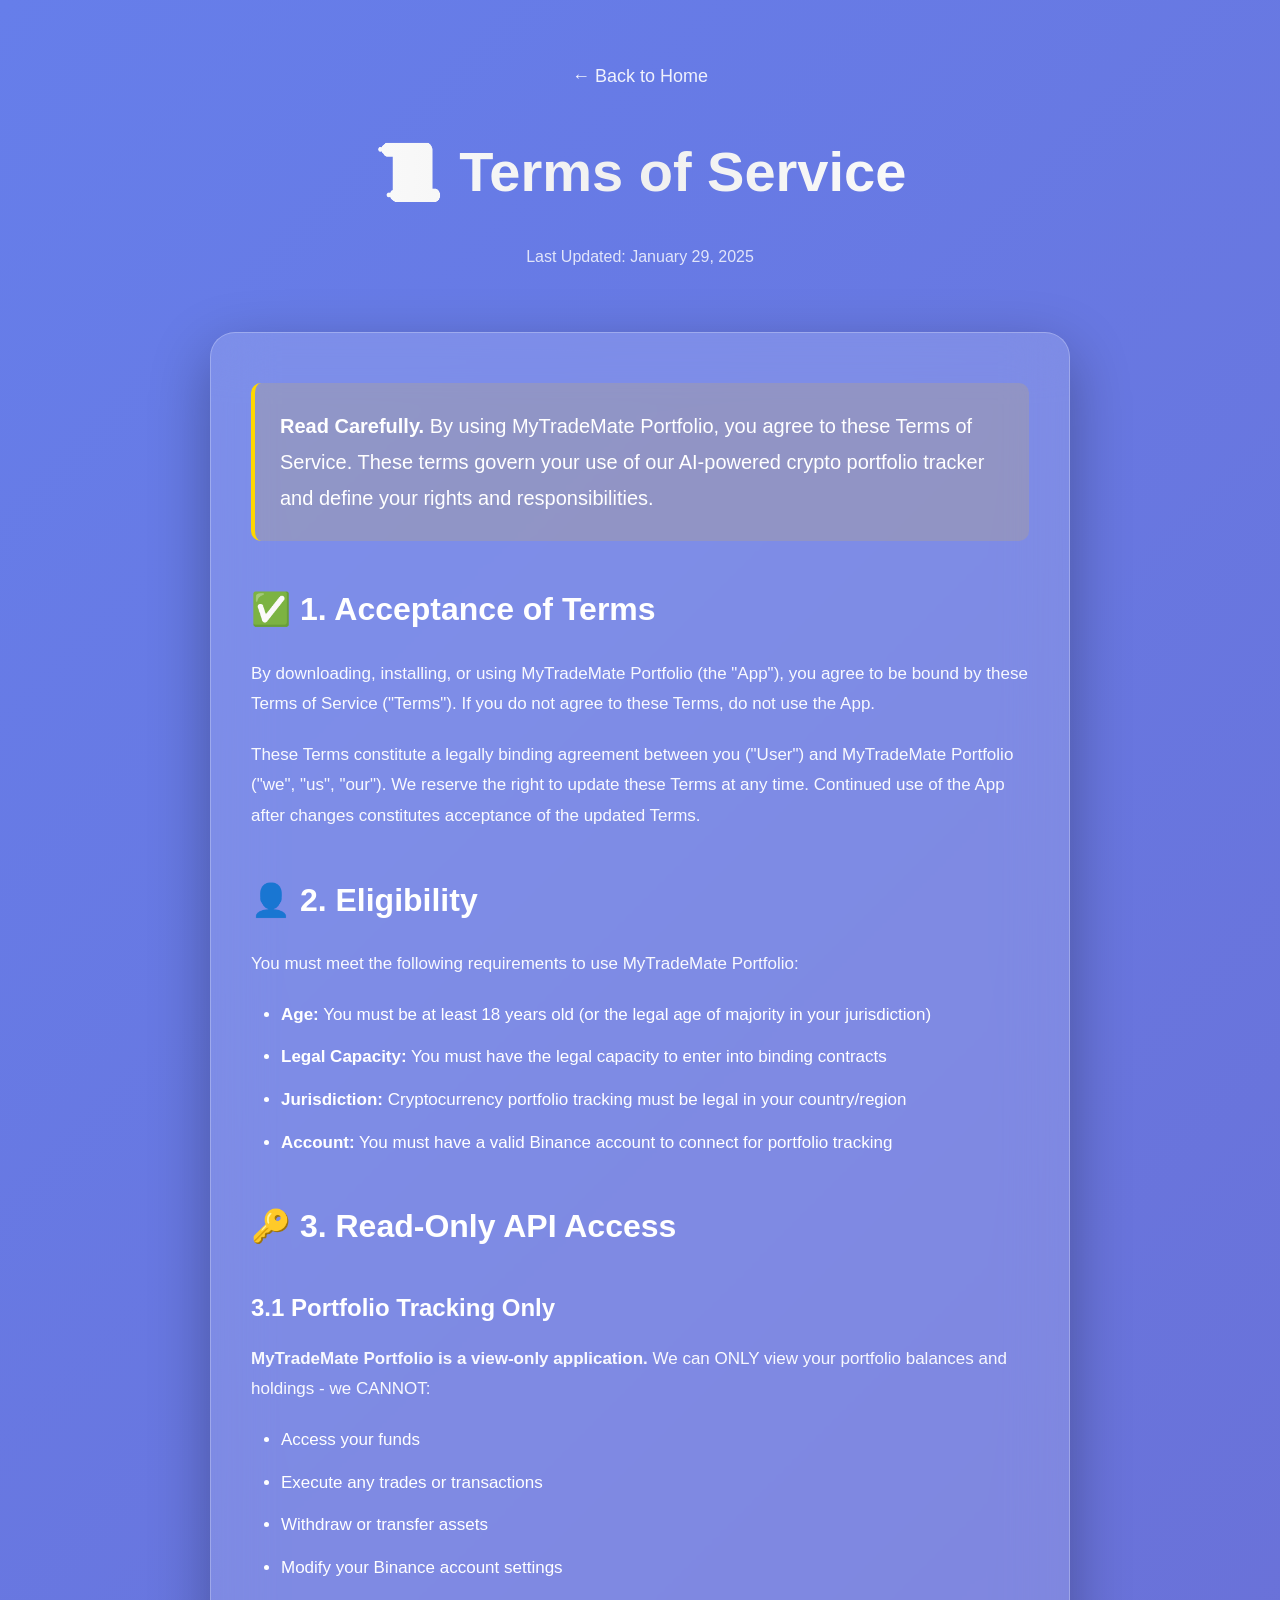
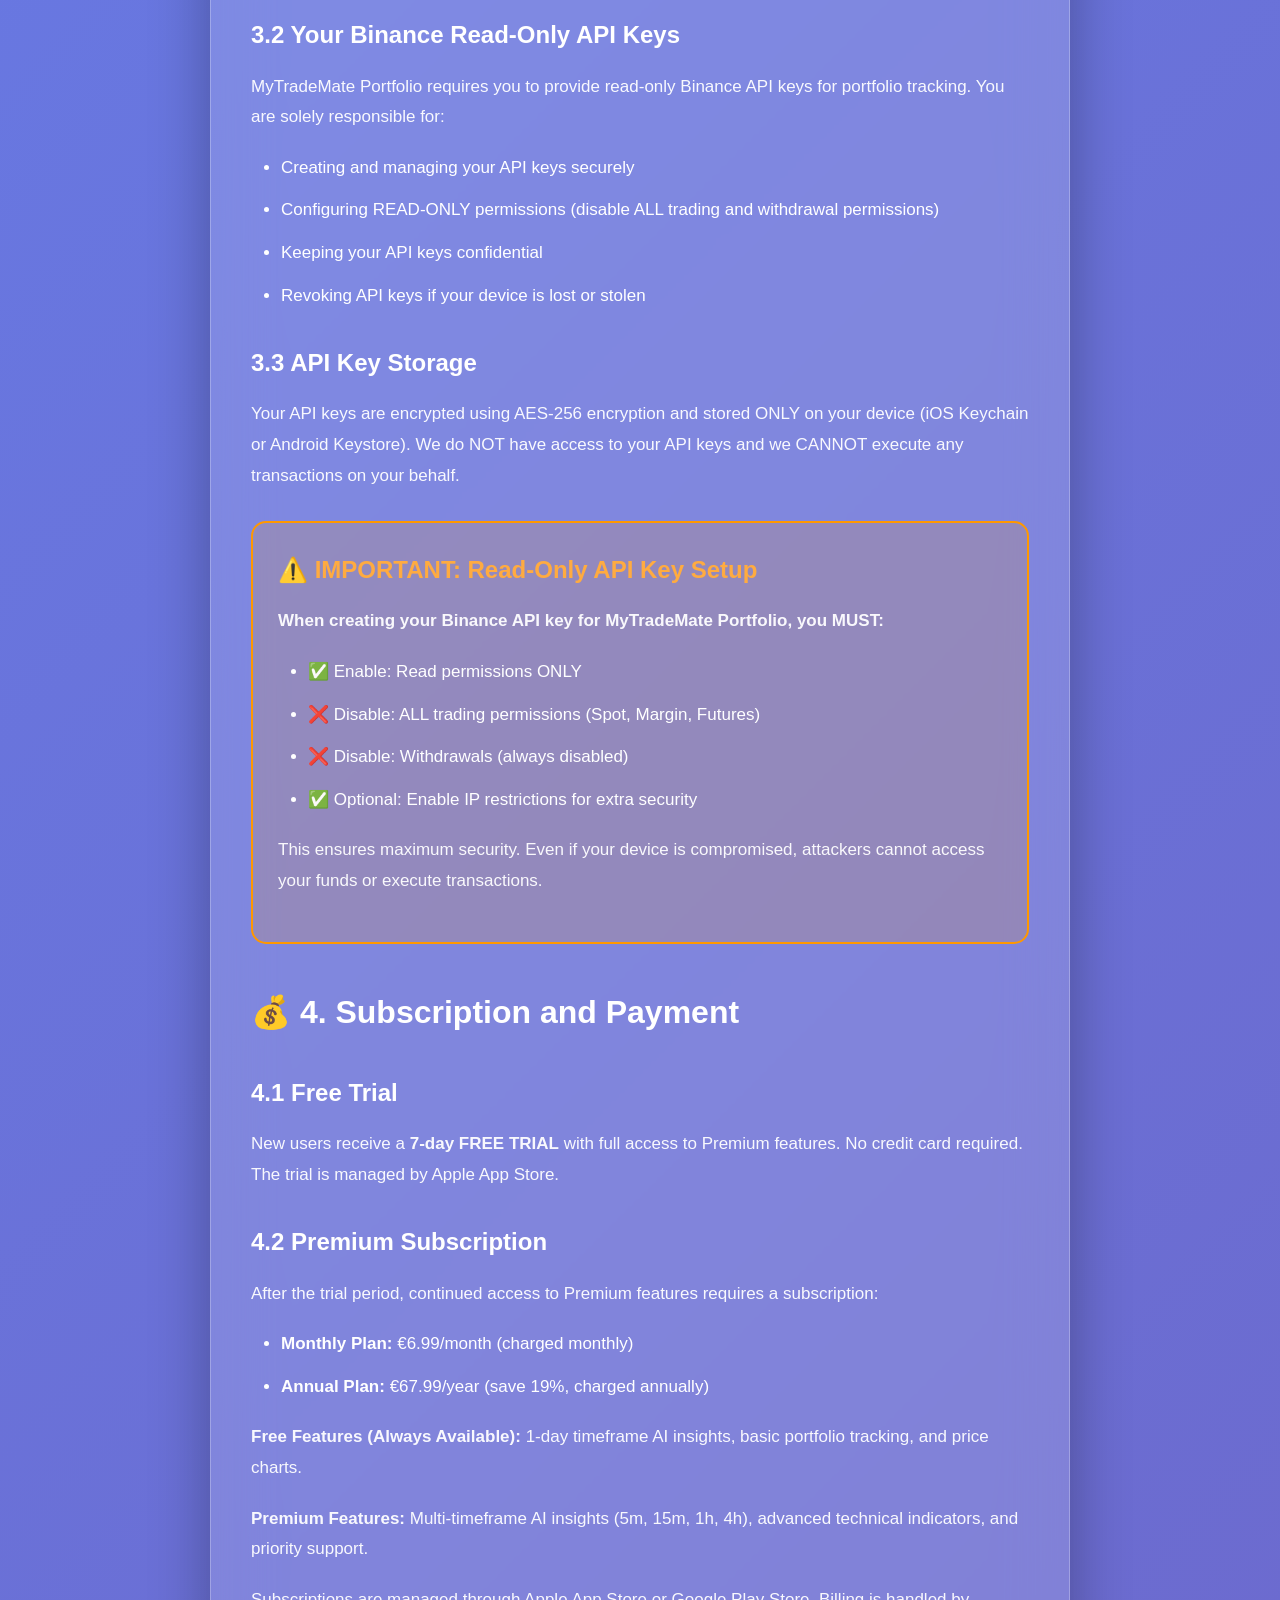
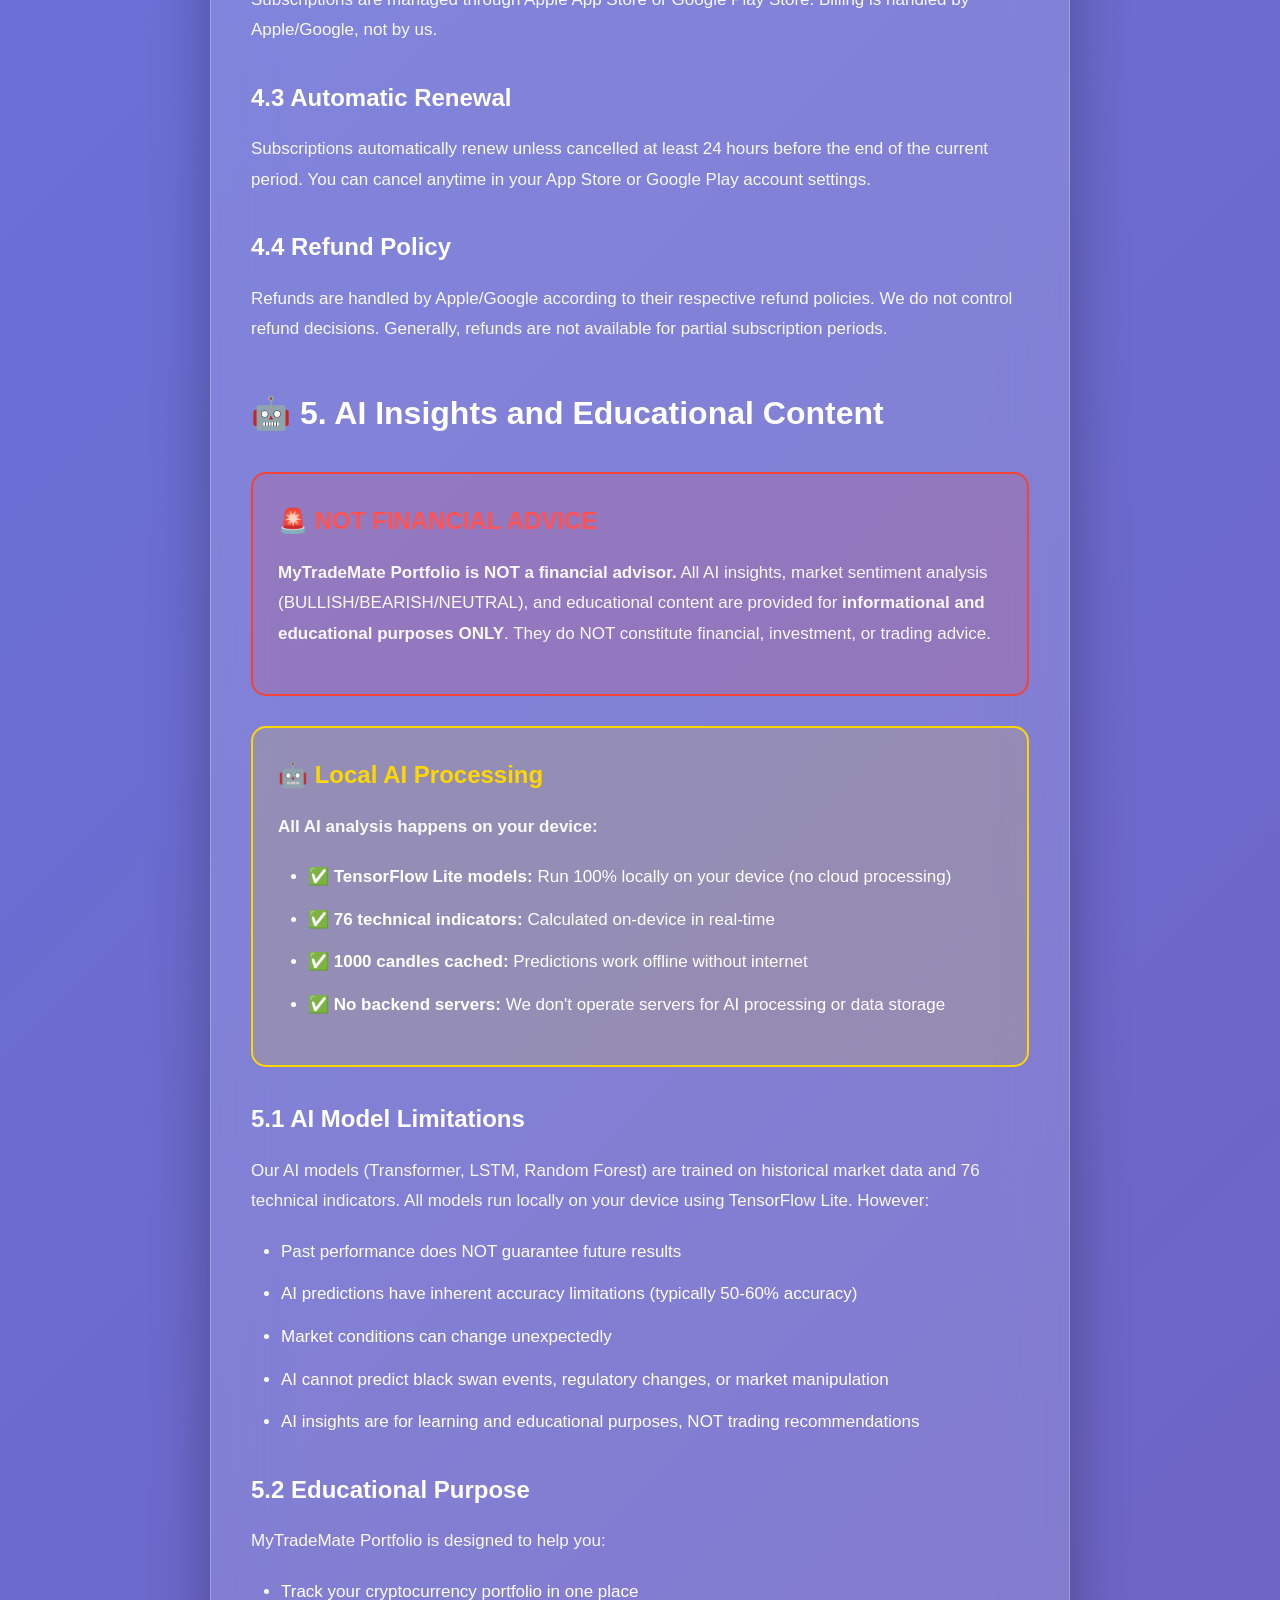
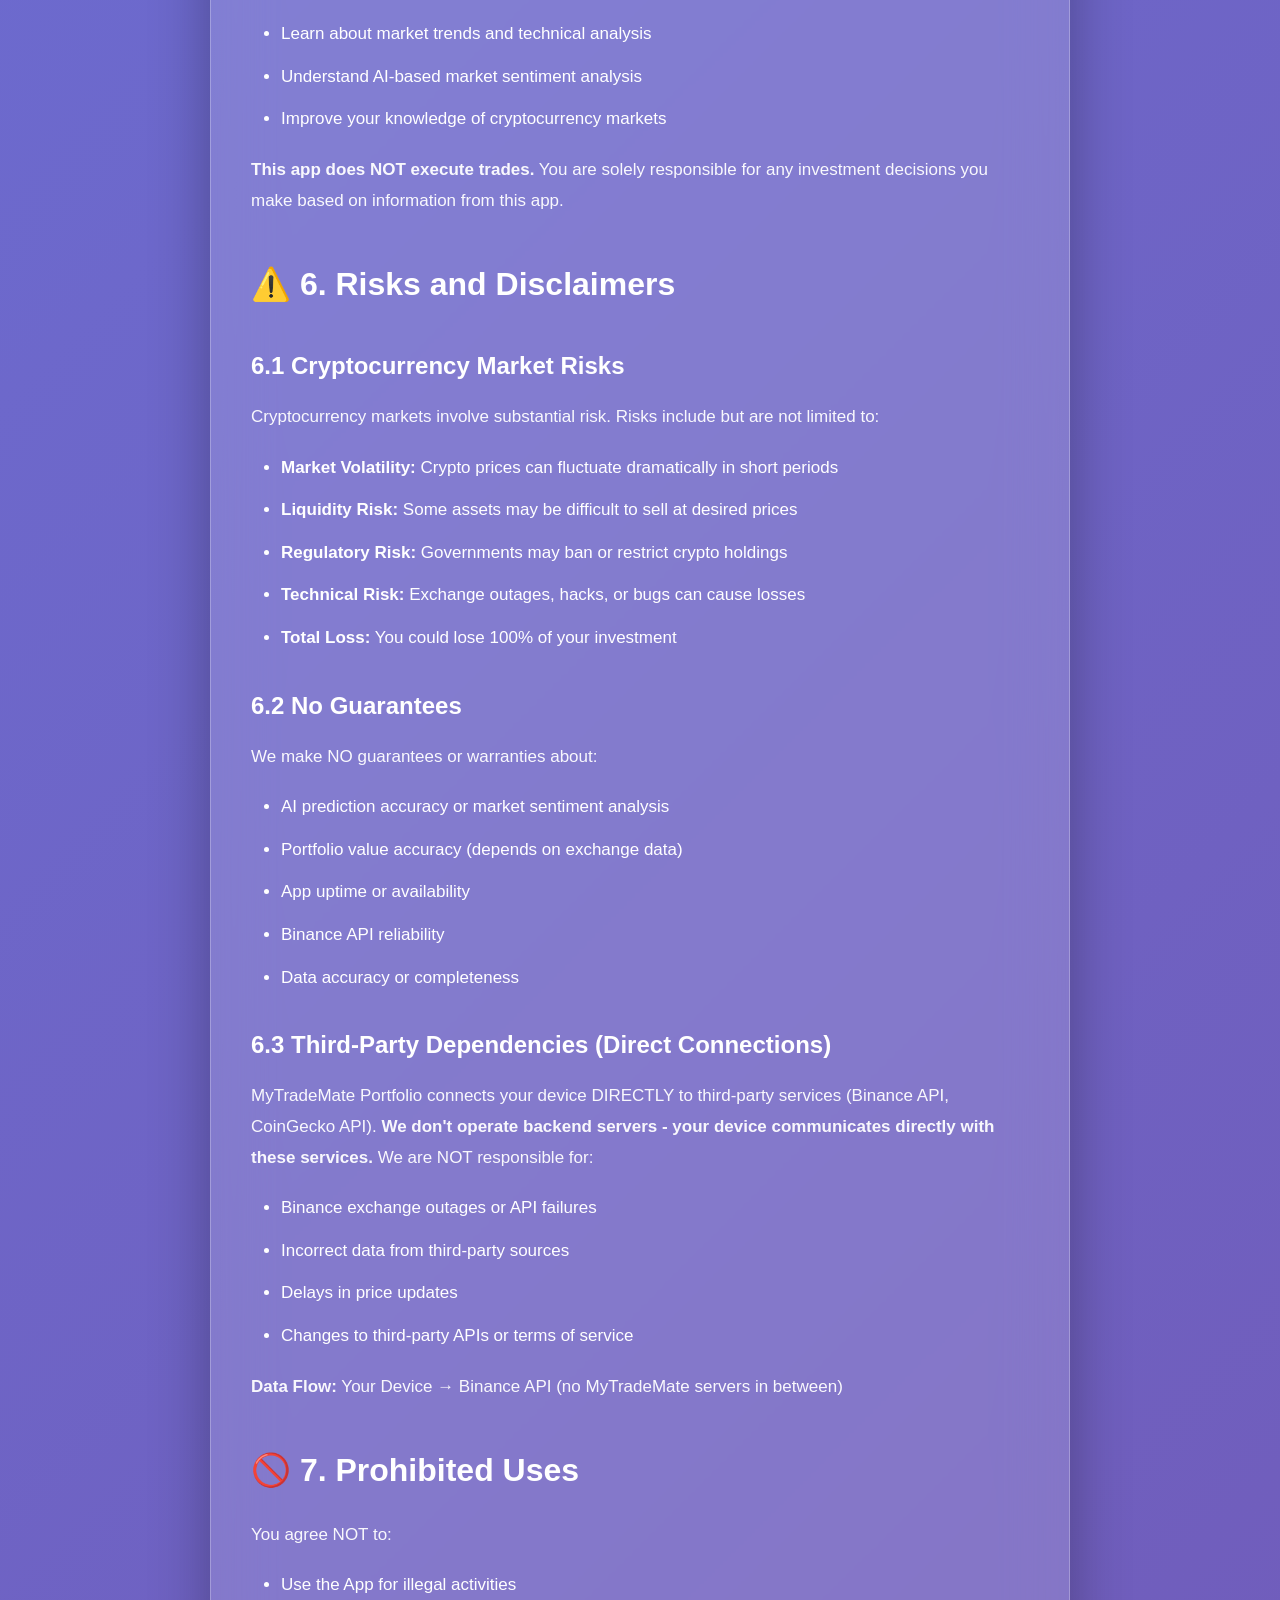
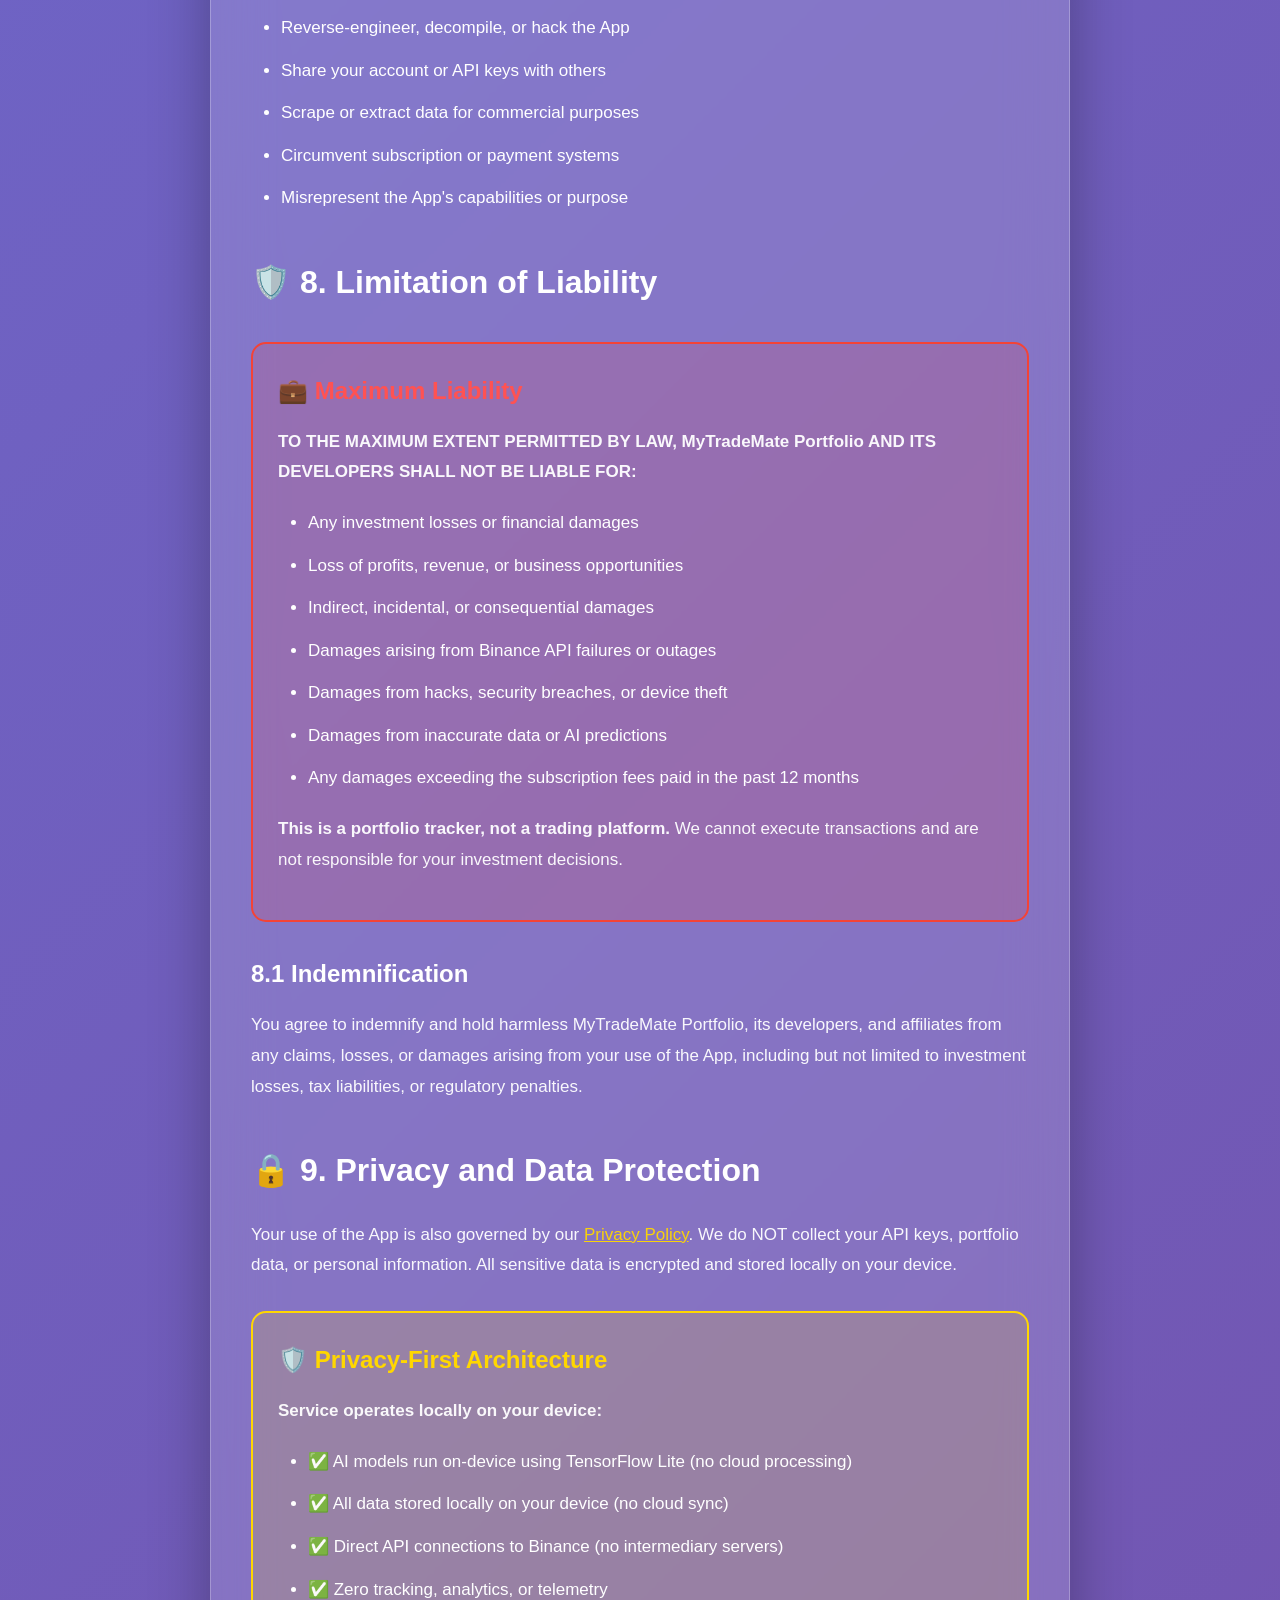
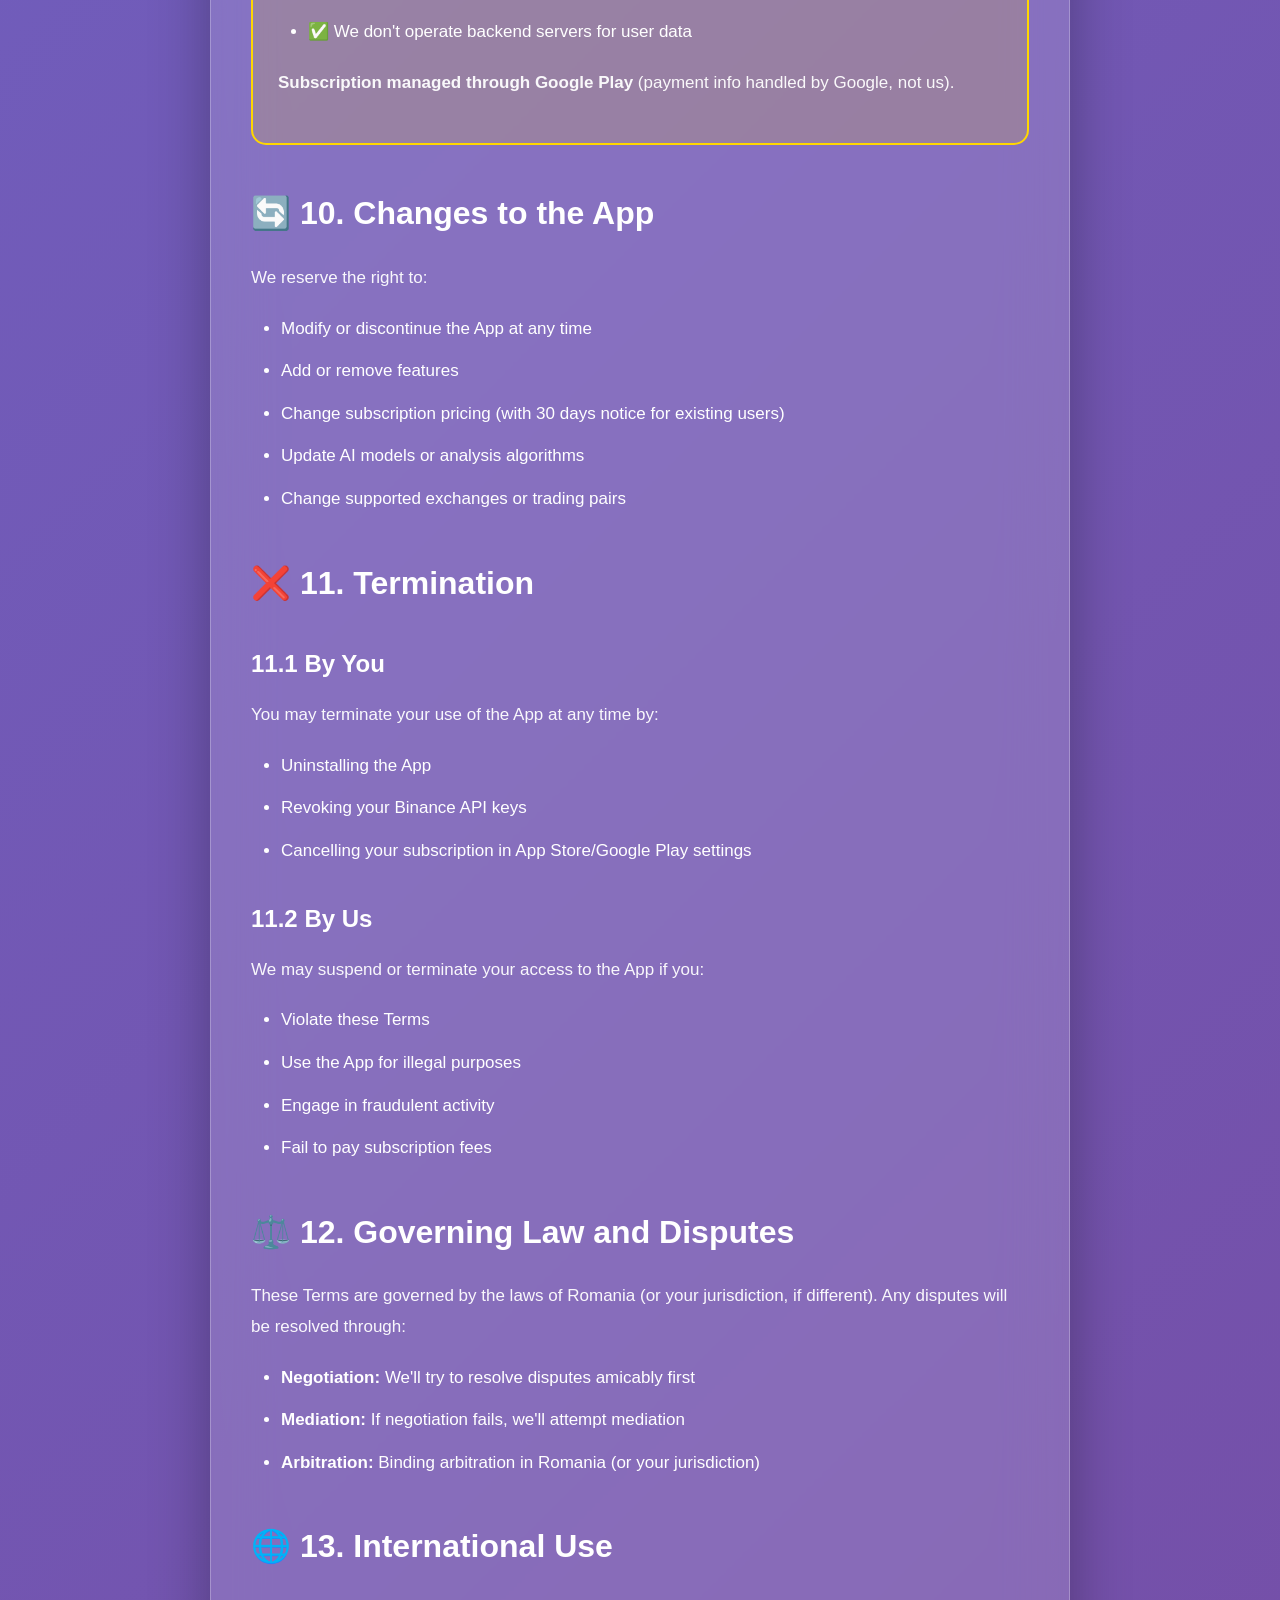
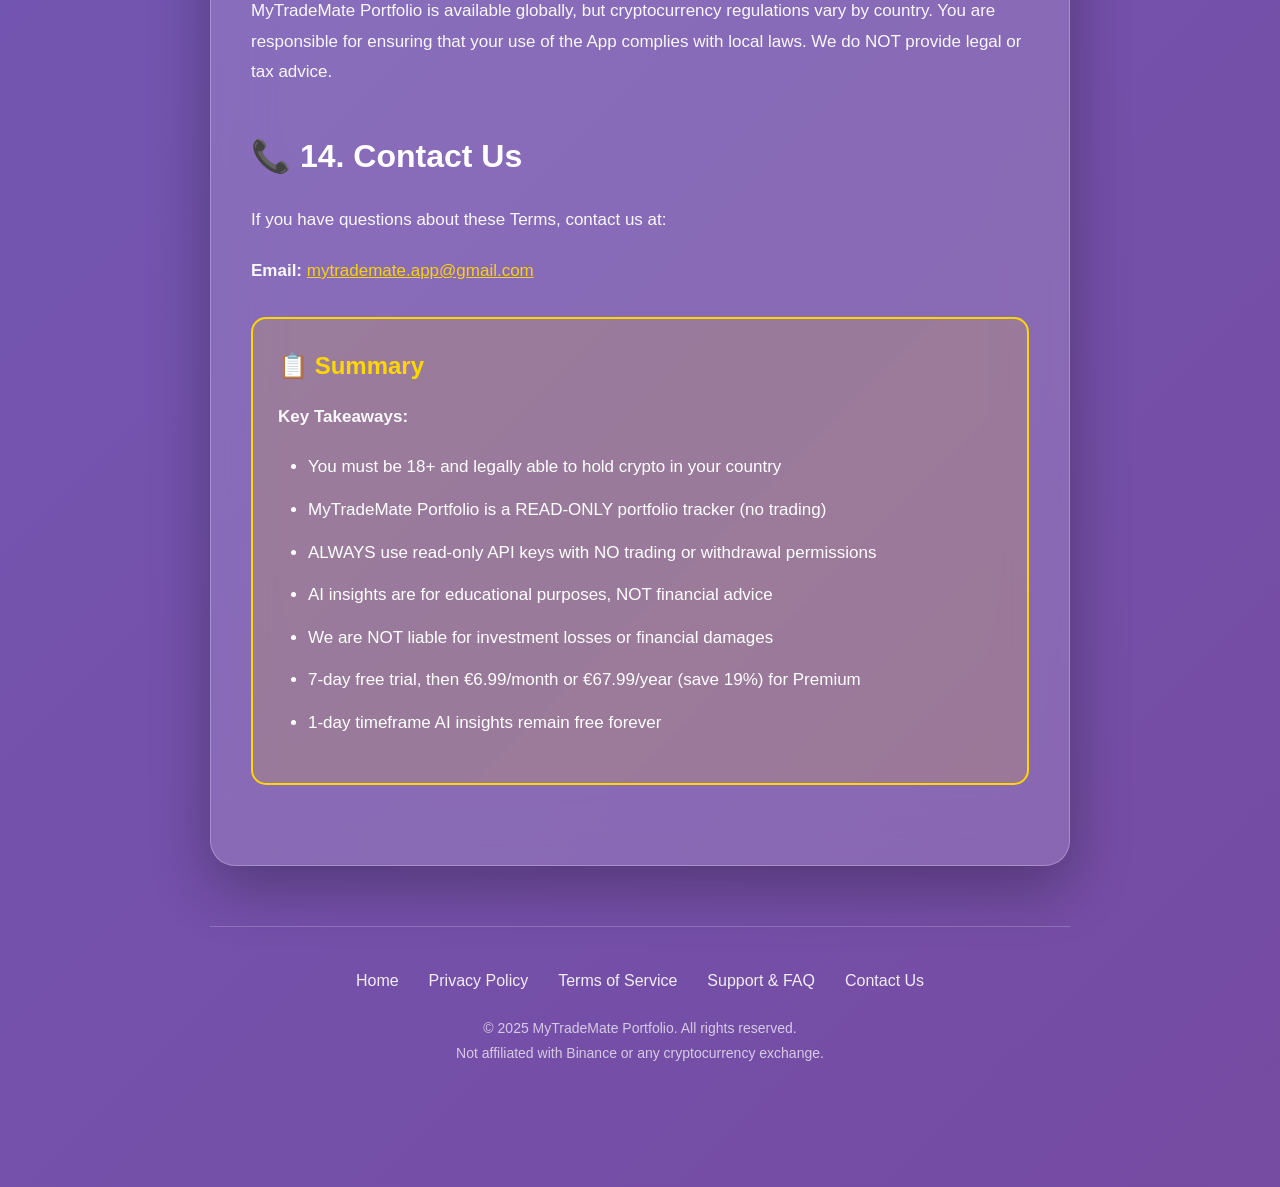
<file: docs/terms.html>
<!DOCTYPE html>
<html lang="en">
<head>
    <meta charset="UTF-8">
    <meta name="viewport" content="width=device-width, initial-scale=1.0">
    <meta name="description" content="MyTradeMate Portfolio Terms of Service - Legal terms and conditions for using our AI-powered crypto portfolio tracker.">
    <title>Terms of Service - MyTradeMate Portfolio</title>
    <style>
        * {
            margin: 0;
            padding: 0;
            box-sizing: border-box;
        }

        :root {
            --primary-gradient: linear-gradient(135deg, #667eea 0%, #764ba2 100%);
            --card-glass: rgba(255, 255, 255, 0.15);
            --card-border: rgba(255, 255, 255, 0.25);
            --gold: #FFD700;
        }

        body {
            font-family: -apple-system, BlinkMacSystemFont, 'Segoe UI', Roboto, 'Helvetica Neue', Arial, sans-serif;
            background: var(--primary-gradient);
            color: white;
            line-height: 1.8;
            min-height: 100vh;
        }

        .container {
            max-width: 900px;
            margin: 0 auto;
            padding: 60px 20px;
        }

        /* Header */
        header {
            text-align: center;
            margin-bottom: 60px;
        }

        .back-link {
            display: inline-block;
            margin-bottom: 30px;
            color: white;
            text-decoration: none;
            font-size: 18px;
            opacity: 0.9;
            transition: all 0.3s;
        }

        .back-link:hover {
            opacity: 1;
            transform: translateX(-5px);
        }

        h1 {
            font-size: 56px;
            font-weight: 800;
            margin-bottom: 20px;
            background: linear-gradient(to right, #fff, #f0f0f0, #fff);
            -webkit-background-clip: text;
            -webkit-text-fill-color: transparent;
        }

        .last-updated {
            font-size: 16px;
            opacity: 0.8;
        }

        /* Content Card */
        .content-card {
            background: var(--card-glass);
            backdrop-filter: blur(30px);
            border: 1px solid var(--card-border);
            border-radius: 25px;
            padding: 50px 40px;
            box-shadow: 0 20px 60px rgba(0,0,0,0.3);
            margin-bottom: 40px;
        }

        .intro {
            font-size: 20px;
            margin-bottom: 40px;
            padding: 25px;
            background: rgba(255, 193, 7, 0.15);
            border-left: 4px solid var(--gold);
            border-radius: 10px;
        }

        h2 {
            font-size: 32px;
            margin: 40px 0 20px 0;
            font-weight: 700;
            display: flex;
            align-items: center;
            gap: 12px;
        }

        h3 {
            font-size: 24px;
            margin: 30px 0 15px 0;
            font-weight: 600;
        }

        p {
            margin-bottom: 20px;
            font-size: 17px;
            opacity: 0.95;
        }

        ul, ol {
            margin: 20px 0 20px 30px;
        }

        li {
            margin-bottom: 12px;
            font-size: 17px;
        }

        .highlight-box {
            background: rgba(244, 67, 54, 0.15);
            border: 2px solid #f44336;
            border-radius: 15px;
            padding: 25px;
            margin: 30px 0;
        }

        .highlight-box h3 {
            color: #ff5252;
            margin-top: 0;
        }

        .warning-box {
            background: rgba(255, 152, 0, 0.15);
            border: 2px solid #ff9800;
            border-radius: 15px;
            padding: 25px;
            margin: 30px 0;
        }

        .warning-box h3 {
            color: #ffab40;
            margin-top: 0;
        }

        .gold-box {
            background: rgba(255, 215, 0, 0.15);
            border: 2px solid var(--gold);
            border-radius: 15px;
            padding: 25px;
            margin: 30px 0;
        }

        .gold-box h3 {
            color: var(--gold);
            margin-top: 0;
        }

        /* Footer */
        footer {
            text-align: center;
            padding: 40px 20px;
            margin-top: 60px;
            border-top: 1px solid rgba(255, 255, 255, 0.2);
        }

        .footer-links {
            display: flex;
            gap: 30px;
            justify-content: center;
            flex-wrap: wrap;
            margin-bottom: 20px;
        }

        .footer-links a {
            color: white;
            text-decoration: none;
            opacity: 0.9;
            transition: all 0.3s;
            font-size: 16px;
        }

        .footer-links a:hover {
            opacity: 1;
            text-decoration: underline;
        }

        @media (max-width: 768px) {
            h1 { font-size: 38px; }
            h2 { font-size: 26px; }
            .content-card { padding: 30px 25px; }
        }
    </style>
</head>
<body>
    <div class="container">
        <header>
            <a href="index.html" class="back-link">← Back to Home</a>
            <h1>📜 Terms of Service</h1>
            <p class="last-updated">Last Updated: January 29, 2025</p>
        </header>

        <div class="content-card">
            <div class="intro">
                <strong>Read Carefully.</strong> By using MyTradeMate Portfolio, you agree to these Terms of Service. These terms govern your use of our AI-powered crypto portfolio tracker and define your rights and responsibilities.
            </div>

            <h2>✅ 1. Acceptance of Terms</h2>
            <p>By downloading, installing, or using MyTradeMate Portfolio (the "App"), you agree to be bound by these Terms of Service ("Terms"). If you do not agree to these Terms, do not use the App.</p>
            <p>These Terms constitute a legally binding agreement between you ("User") and MyTradeMate Portfolio ("we", "us", "our"). We reserve the right to update these Terms at any time. Continued use of the App after changes constitutes acceptance of the updated Terms.</p>

            <h2>👤 2. Eligibility</h2>
            <p>You must meet the following requirements to use MyTradeMate Portfolio:</p>
            <ul>
                <li><strong>Age:</strong> You must be at least 18 years old (or the legal age of majority in your jurisdiction)</li>
                <li><strong>Legal Capacity:</strong> You must have the legal capacity to enter into binding contracts</li>
                <li><strong>Jurisdiction:</strong> Cryptocurrency portfolio tracking must be legal in your country/region</li>
                <li><strong>Account:</strong> You must have a valid Binance account to connect for portfolio tracking</li>
            </ul>

            <h2>🔑 3. Read-Only API Access</h2>

            <h3>3.1 Portfolio Tracking Only</h3>
            <p><strong>MyTradeMate Portfolio is a view-only application.</strong> We can ONLY view your portfolio balances and holdings - we CANNOT:</p>
            <ul>
                <li>Access your funds</li>
                <li>Execute any trades or transactions</li>
                <li>Withdraw or transfer assets</li>
                <li>Modify your Binance account settings</li>
            </ul>

            <h3>3.2 Your Binance Read-Only API Keys</h3>
            <p>MyTradeMate Portfolio requires you to provide read-only Binance API keys for portfolio tracking. You are solely responsible for:</p>
            <ul>
                <li>Creating and managing your API keys securely</li>
                <li>Configuring READ-ONLY permissions (disable ALL trading and withdrawal permissions)</li>
                <li>Keeping your API keys confidential</li>
                <li>Revoking API keys if your device is lost or stolen</li>
            </ul>

            <h3>3.3 API Key Storage</h3>
            <p>Your API keys are encrypted using AES-256 encryption and stored ONLY on your device (iOS Keychain or Android Keystore). We do NOT have access to your API keys and we CANNOT execute any transactions on your behalf.</p>

            <div class="warning-box">
                <h3>⚠️ IMPORTANT: Read-Only API Key Setup</h3>
                <p><strong>When creating your Binance API key for MyTradeMate Portfolio, you MUST:</strong></p>
                <ul>
                    <li>✅ Enable: Read permissions ONLY</li>
                    <li>❌ Disable: ALL trading permissions (Spot, Margin, Futures)</li>
                    <li>❌ Disable: Withdrawals (always disabled)</li>
                    <li>✅ Optional: Enable IP restrictions for extra security</li>
                </ul>
                <p>This ensures maximum security. Even if your device is compromised, attackers cannot access your funds or execute transactions.</p>
            </div>

            <h2>💰 4. Subscription and Payment</h2>

            <h3>4.1 Free Trial</h3>
            <p>New users receive a <strong>7-day FREE TRIAL</strong> with full access to Premium features. No credit card required. The trial is managed by Apple App Store.</p>

            <h3>4.2 Premium Subscription</h3>
            <p>After the trial period, continued access to Premium features requires a subscription:</p>
            <ul>
                <li><strong>Monthly Plan:</strong> €6.99/month (charged monthly)</li>
                <li><strong>Annual Plan:</strong> €67.99/year (save 19%, charged annually)</li>
            </ul>
            <p><strong>Free Features (Always Available):</strong> 1-day timeframe AI insights, basic portfolio tracking, and price charts.</p>
            <p><strong>Premium Features:</strong> Multi-timeframe AI insights (5m, 15m, 1h, 4h), advanced technical indicators, and priority support.</p>
            <p>Subscriptions are managed through Apple App Store or Google Play Store. Billing is handled by Apple/Google, not by us.</p>

            <h3>4.3 Automatic Renewal</h3>
            <p>Subscriptions automatically renew unless cancelled at least 24 hours before the end of the current period. You can cancel anytime in your App Store or Google Play account settings.</p>

            <h3>4.4 Refund Policy</h3>
            <p>Refunds are handled by Apple/Google according to their respective refund policies. We do not control refund decisions. Generally, refunds are not available for partial subscription periods.</p>

            <h2>🤖 5. AI Insights and Educational Content</h2>

            <div class="highlight-box">
                <h3>🚨 NOT FINANCIAL ADVICE</h3>
                <p><strong>MyTradeMate Portfolio is NOT a financial advisor.</strong> All AI insights, market sentiment analysis (BULLISH/BEARISH/NEUTRAL), and educational content are provided for <strong>informational and educational purposes ONLY</strong>. They do NOT constitute financial, investment, or trading advice.</p>
            </div>

            <div class="gold-box">
                <h3>🤖 Local AI Processing</h3>
                <p><strong>All AI analysis happens on your device:</strong></p>
                <ul>
                    <li>✅ <strong>TensorFlow Lite models:</strong> Run 100% locally on your device (no cloud processing)</li>
                    <li>✅ <strong>76 technical indicators:</strong> Calculated on-device in real-time</li>
                    <li>✅ <strong>1000 candles cached:</strong> Predictions work offline without internet</li>
                    <li>✅ <strong>No backend servers:</strong> We don't operate servers for AI processing or data storage</li>
                </ul>
            </div>

            <h3>5.1 AI Model Limitations</h3>
            <p>Our AI models (Transformer, LSTM, Random Forest) are trained on historical market data and 76 technical indicators. All models run locally on your device using TensorFlow Lite. However:</p>
            <ul>
                <li>Past performance does NOT guarantee future results</li>
                <li>AI predictions have inherent accuracy limitations (typically 50-60% accuracy)</li>
                <li>Market conditions can change unexpectedly</li>
                <li>AI cannot predict black swan events, regulatory changes, or market manipulation</li>
                <li>AI insights are for learning and educational purposes, NOT trading recommendations</li>
            </ul>

            <h3>5.2 Educational Purpose</h3>
            <p>MyTradeMate Portfolio is designed to help you:</p>
            <ul>
                <li>Track your cryptocurrency portfolio in one place</li>
                <li>Learn about market trends and technical analysis</li>
                <li>Understand AI-based market sentiment analysis</li>
                <li>Improve your knowledge of cryptocurrency markets</li>
            </ul>
            <p><strong>This app does NOT execute trades.</strong> You are solely responsible for any investment decisions you make based on information from this app.</p>

            <h2>⚠️ 6. Risks and Disclaimers</h2>

            <h3>6.1 Cryptocurrency Market Risks</h3>
            <p>Cryptocurrency markets involve substantial risk. Risks include but are not limited to:</p>
            <ul>
                <li><strong>Market Volatility:</strong> Crypto prices can fluctuate dramatically in short periods</li>
                <li><strong>Liquidity Risk:</strong> Some assets may be difficult to sell at desired prices</li>
                <li><strong>Regulatory Risk:</strong> Governments may ban or restrict crypto holdings</li>
                <li><strong>Technical Risk:</strong> Exchange outages, hacks, or bugs can cause losses</li>
                <li><strong>Total Loss:</strong> You could lose 100% of your investment</li>
            </ul>

            <h3>6.2 No Guarantees</h3>
            <p>We make NO guarantees or warranties about:</p>
            <ul>
                <li>AI prediction accuracy or market sentiment analysis</li>
                <li>Portfolio value accuracy (depends on exchange data)</li>
                <li>App uptime or availability</li>
                <li>Binance API reliability</li>
                <li>Data accuracy or completeness</li>
            </ul>

            <h3>6.3 Third-Party Dependencies (Direct Connections)</h3>
            <p>MyTradeMate Portfolio connects your device DIRECTLY to third-party services (Binance API, CoinGecko API). <strong>We don't operate backend servers - your device communicates directly with these services.</strong> We are NOT responsible for:</p>
            <ul>
                <li>Binance exchange outages or API failures</li>
                <li>Incorrect data from third-party sources</li>
                <li>Delays in price updates</li>
                <li>Changes to third-party APIs or terms of service</li>
            </ul>
            <p><strong>Data Flow:</strong> Your Device → Binance API (no MyTradeMate servers in between)</p>

            <h2>🚫 7. Prohibited Uses</h2>
            <p>You agree NOT to:</p>
            <ul>
                <li>Use the App for illegal activities</li>
                <li>Reverse-engineer, decompile, or hack the App</li>
                <li>Share your account or API keys with others</li>
                <li>Scrape or extract data for commercial purposes</li>
                <li>Circumvent subscription or payment systems</li>
                <li>Misrepresent the App's capabilities or purpose</li>
            </ul>

            <h2>🛡️ 8. Limitation of Liability</h2>

            <div class="highlight-box">
                <h3>💼 Maximum Liability</h3>
                <p><strong>TO THE MAXIMUM EXTENT PERMITTED BY LAW, MyTradeMate Portfolio AND ITS DEVELOPERS SHALL NOT BE LIABLE FOR:</strong></p>
                <ul>
                    <li>Any investment losses or financial damages</li>
                    <li>Loss of profits, revenue, or business opportunities</li>
                    <li>Indirect, incidental, or consequential damages</li>
                    <li>Damages arising from Binance API failures or outages</li>
                    <li>Damages from hacks, security breaches, or device theft</li>
                    <li>Damages from inaccurate data or AI predictions</li>
                    <li>Any damages exceeding the subscription fees paid in the past 12 months</li>
                </ul>
                <p><strong>This is a portfolio tracker, not a trading platform.</strong> We cannot execute transactions and are not responsible for your investment decisions.</p>
            </div>

            <h3>8.1 Indemnification</h3>
            <p>You agree to indemnify and hold harmless MyTradeMate Portfolio, its developers, and affiliates from any claims, losses, or damages arising from your use of the App, including but not limited to investment losses, tax liabilities, or regulatory penalties.</p>

            <h2>🔒 9. Privacy and Data Protection</h2>
            <p>Your use of the App is also governed by our <a href="privacy.html" style="color: var(--gold);">Privacy Policy</a>. We do NOT collect your API keys, portfolio data, or personal information. All sensitive data is encrypted and stored locally on your device.</p>

            <div class="gold-box">
                <h3>🛡️ Privacy-First Architecture</h3>
                <p><strong>Service operates locally on your device:</strong></p>
                <ul>
                    <li>✅ AI models run on-device using TensorFlow Lite (no cloud processing)</li>
                    <li>✅ All data stored locally on your device (no cloud sync)</li>
                    <li>✅ Direct API connections to Binance (no intermediary servers)</li>
                    <li>✅ Zero tracking, analytics, or telemetry</li>
                    <li>✅ We don't operate backend servers for user data</li>
                </ul>
                <p><strong>Subscription managed through Google Play</strong> (payment info handled by Google, not us).</p>
            </div>

            <h2>🔄 10. Changes to the App</h2>
            <p>We reserve the right to:</p>
            <ul>
                <li>Modify or discontinue the App at any time</li>
                <li>Add or remove features</li>
                <li>Change subscription pricing (with 30 days notice for existing users)</li>
                <li>Update AI models or analysis algorithms</li>
                <li>Change supported exchanges or trading pairs</li>
            </ul>

            <h2>❌ 11. Termination</h2>

            <h3>11.1 By You</h3>
            <p>You may terminate your use of the App at any time by:</p>
            <ul>
                <li>Uninstalling the App</li>
                <li>Revoking your Binance API keys</li>
                <li>Cancelling your subscription in App Store/Google Play settings</li>
            </ul>

            <h3>11.2 By Us</h3>
            <p>We may suspend or terminate your access to the App if you:</p>
            <ul>
                <li>Violate these Terms</li>
                <li>Use the App for illegal purposes</li>
                <li>Engage in fraudulent activity</li>
                <li>Fail to pay subscription fees</li>
            </ul>

            <h2>⚖️ 12. Governing Law and Disputes</h2>
            <p>These Terms are governed by the laws of Romania (or your jurisdiction, if different). Any disputes will be resolved through:</p>
            <ul>
                <li><strong>Negotiation:</strong> We'll try to resolve disputes amicably first</li>
                <li><strong>Mediation:</strong> If negotiation fails, we'll attempt mediation</li>
                <li><strong>Arbitration:</strong> Binding arbitration in Romania (or your jurisdiction)</li>
            </ul>

            <h2>🌐 13. International Use</h2>
            <p>MyTradeMate Portfolio is available globally, but cryptocurrency regulations vary by country. You are responsible for ensuring that your use of the App complies with local laws. We do NOT provide legal or tax advice.</p>

            <h2>📞 14. Contact Us</h2>
            <p>If you have questions about these Terms, contact us at:</p>
            <p><strong>Email:</strong> <a href="mailto:mytrademate.app@gmail.com" style="color: var(--gold);">mytrademate.app@gmail.com</a></p>

            <div class="gold-box">
                <h3>📋 Summary</h3>
                <p><strong>Key Takeaways:</strong></p>
                <ul>
                    <li>You must be 18+ and legally able to hold crypto in your country</li>
                    <li>MyTradeMate Portfolio is a READ-ONLY portfolio tracker (no trading)</li>
                    <li>ALWAYS use read-only API keys with NO trading or withdrawal permissions</li>
                    <li>AI insights are for educational purposes, NOT financial advice</li>
                    <li>We are NOT liable for investment losses or financial damages</li>
                    <li>7-day free trial, then €6.99/month or €67.99/year (save 19%) for Premium</li>
                    <li>1-day timeframe AI insights remain free forever</li>
                </ul>
            </div>
        </div>

        <footer>
            <div class="footer-links">
                <a href="index.html">Home</a>
                <a href="privacy.html">Privacy Policy</a>
                <a href="terms.html">Terms of Service</a>
                <a href="support.html">Support & FAQ</a>
                <a href="contact.html">Contact Us</a>
            </div>
            <p style="opacity: 0.7; font-size: 14px;">© 2025 MyTradeMate Portfolio. All rights reserved.<br>Not affiliated with Binance or any cryptocurrency exchange.</p>
        </footer>
    </div>
</body>
</html>
</file>
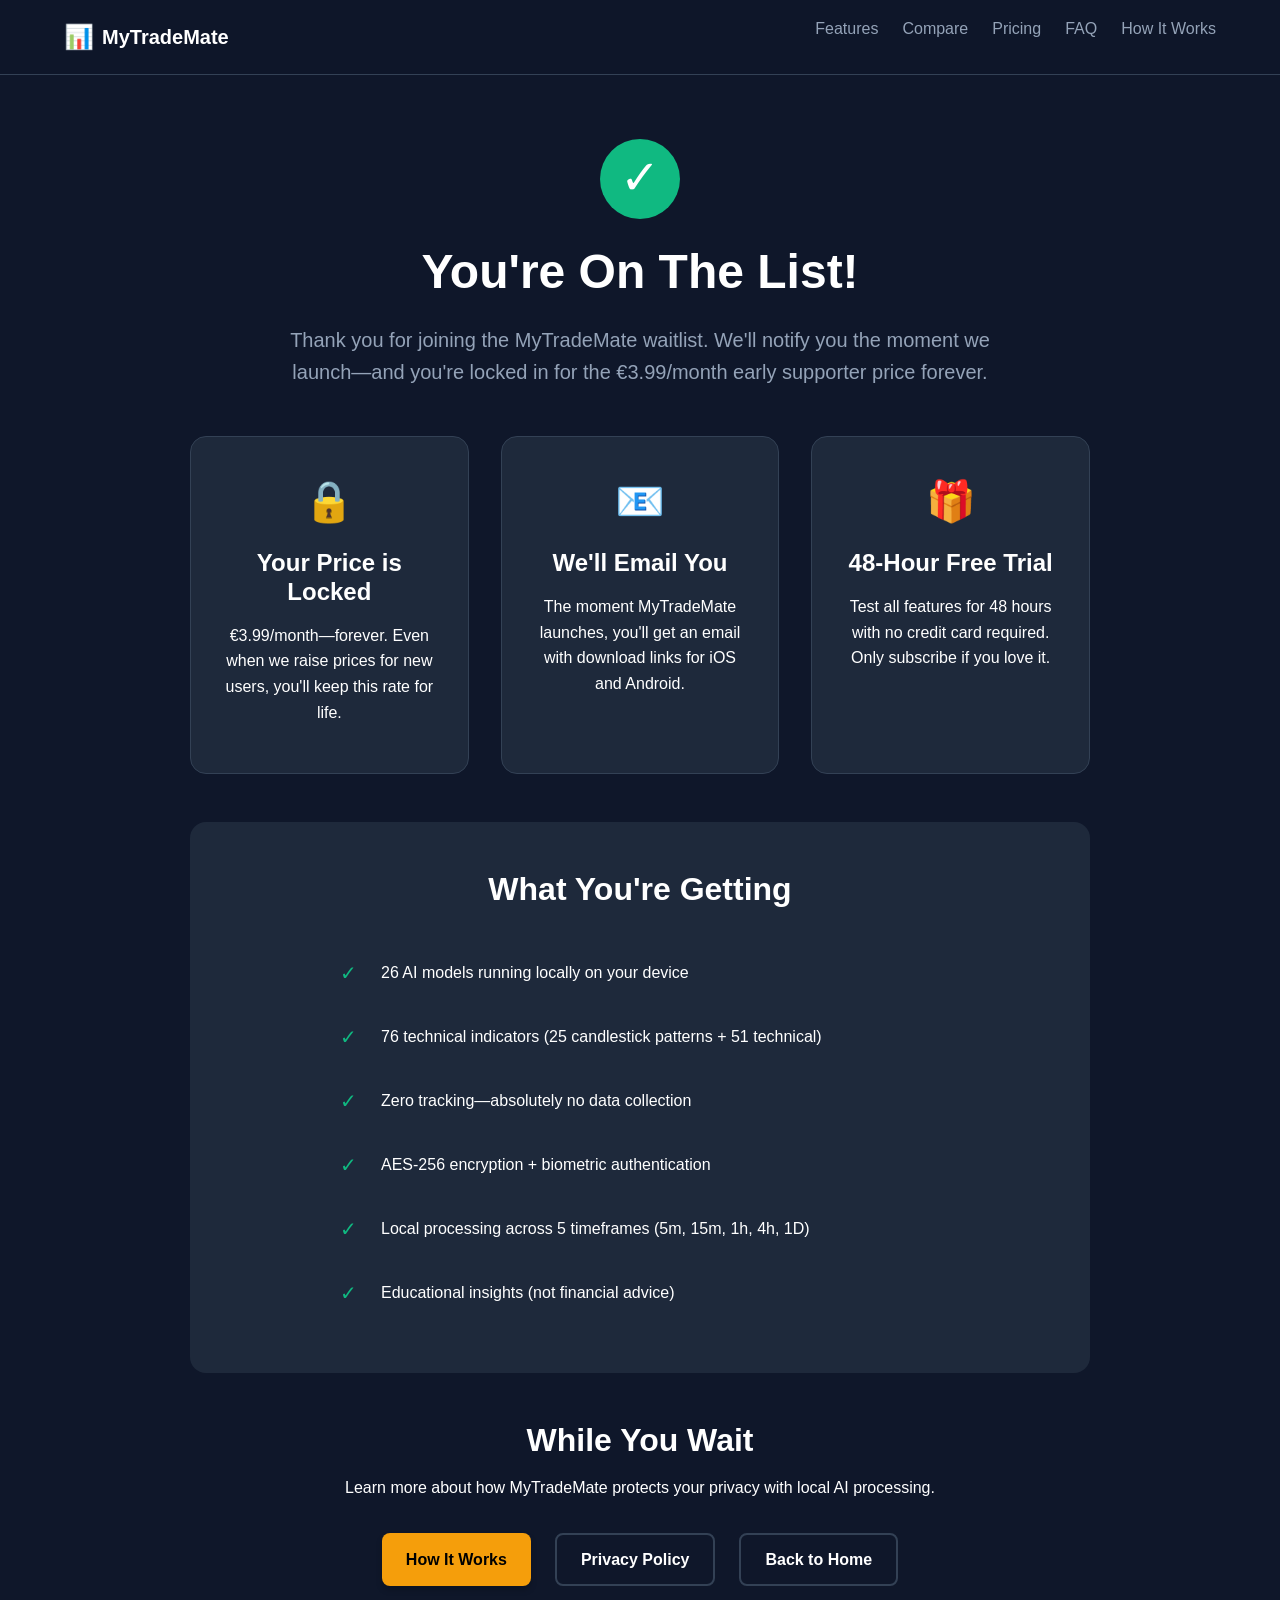
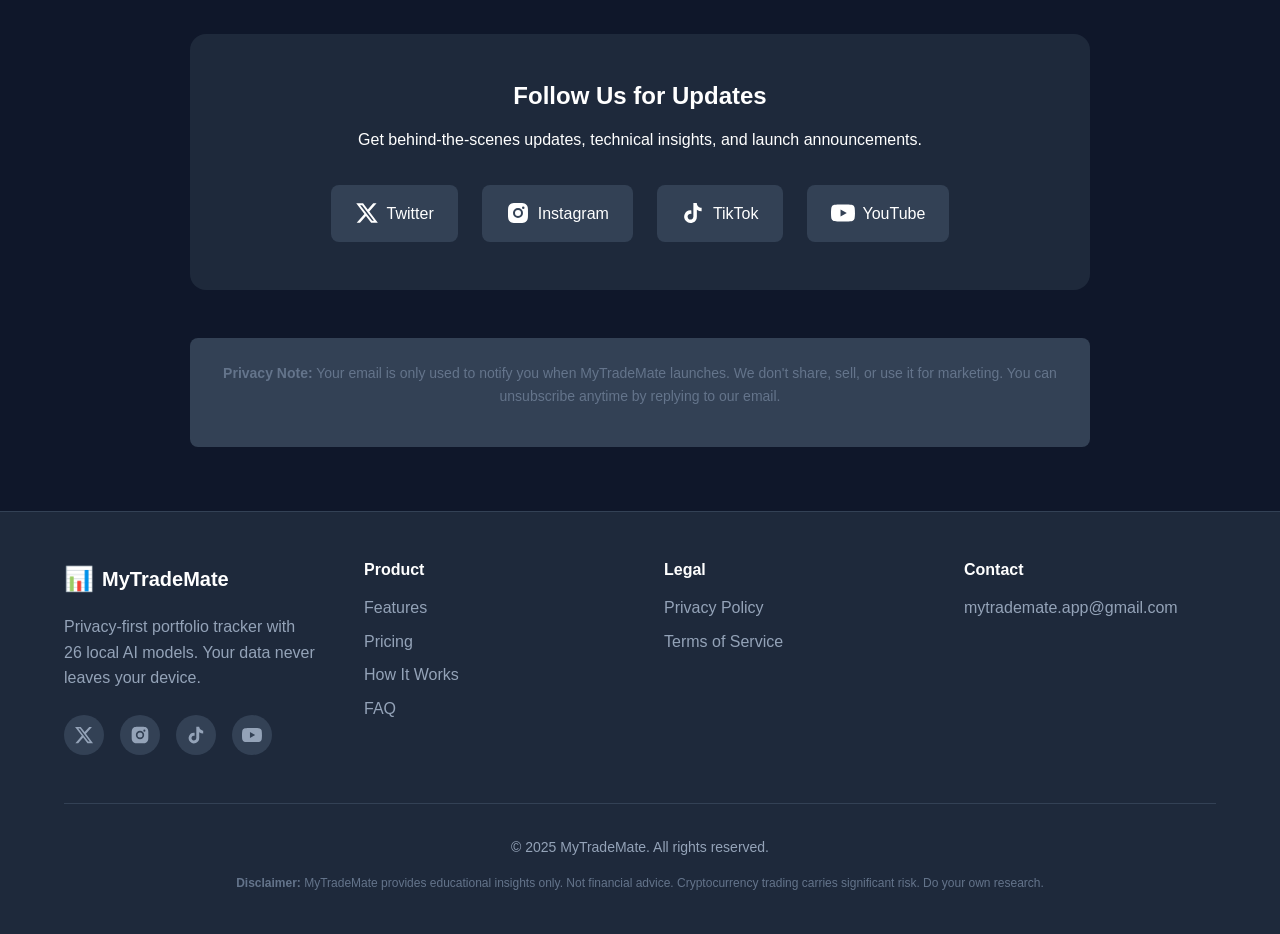
<file: docs/waitlist-success.html>
<!DOCTYPE html>
<html lang="en">
<head>
    <meta charset="UTF-8">
    <meta name="viewport" content="width=device-width, initial-scale=1.0">
    <meta name="tiktok-developers-site-verification" content="Luy8rzll7pFtcSYKHuachTHf6kLrsYoX">
    <meta name="description" content="Thank you for joining the MyTradeMate waitlist. You're locked in for €3.99/month forever.">
    <meta name="robots" content="noindex, nofollow">
    <title>Thank You - MyTradeMate Waitlist</title>
    <link rel="stylesheet" href="styles.css">
    <link rel="icon" type="image/svg+xml" href="data:image/svg+xml,<svg xmlns='http://www.w3.org/2000/svg' viewBox='0 0 100 100'><text y='.9em' font-size='90'>📊</text></svg>">
</head>
<body>
    <!-- Header -->
    <header class="header">
        <div class="container">
            <nav class="nav">
                <a href="index-rebuilt.html" class="logo">
                    <span class="logo-icon">📊</span>
                    <span class="logo-text">MyTradeMate</span>
                </a>
                <button class="mobile-menu-toggle" aria-label="Toggle menu">
                    <span></span>
                    <span></span>
                    <span></span>
                </button>
                <ul class="nav-links">
                    <li><a href="index-rebuilt.html#features">Features</a></li>
                    <li><a href="index-rebuilt.html#comparison">Compare</a></li>
                    <li><a href="index-rebuilt.html#pricing">Pricing</a></li>
                    <li><a href="index-rebuilt.html#faq">FAQ</a></li>
                    <li><a href="how-it-works.html">How It Works</a></li>
                </ul>
            </nav>
        </div>
    </header>

    <!-- Success Section -->
    <section class="success-hero">
        <div class="container">
            <div class="success-content">
                <div class="success-icon">✓</div>
                <h1 class="success-title">You're On The List!</h1>
                <p class="success-message">
                    Thank you for joining the MyTradeMate waitlist. We'll notify you the moment we launch—and you're locked in for the €3.99/month early supporter price forever.
                </p>

                <div class="success-details">
                    <div class="success-detail-card">
                        <div class="detail-icon">🔒</div>
                        <h3>Your Price is Locked</h3>
                        <p>€3.99/month—forever. Even when we raise prices for new users, you'll keep this rate for life.</p>
                    </div>

                    <div class="success-detail-card">
                        <div class="detail-icon">📧</div>
                        <h3>We'll Email You</h3>
                        <p>The moment MyTradeMate launches, you'll get an email with download links for iOS and Android.</p>
                    </div>

                    <div class="success-detail-card">
                        <div class="detail-icon">🎁</div>
                        <h3>48-Hour Free Trial</h3>
                        <p>Test all features for 48 hours with no credit card required. Only subscribe if you love it.</p>
                    </div>
                </div>

                <div class="success-features">
                    <h2>What You're Getting</h2>
                    <div class="features-list">
                        <div class="feature-item">
                            <span class="check">✓</span>
                            <span>26 AI models running locally on your device</span>
                        </div>
                        <div class="feature-item">
                            <span class="check">✓</span>
                            <span>76 technical indicators (25 candlestick patterns + 51 technical)</span>
                        </div>
                        <div class="feature-item">
                            <span class="check">✓</span>
                            <span>Zero tracking—absolutely no data collection</span>
                        </div>
                        <div class="feature-item">
                            <span class="check">✓</span>
                            <span>AES-256 encryption + biometric authentication</span>
                        </div>
                        <div class="feature-item">
                            <span class="check">✓</span>
                            <span>Local processing across 5 timeframes (5m, 15m, 1h, 4h, 1D)</span>
                        </div>
                        <div class="feature-item">
                            <span class="check">✓</span>
                            <span>Educational insights (not financial advice)</span>
                        </div>
                    </div>
                </div>

                <div class="success-cta">
                    <h2>While You Wait</h2>
                    <p>Learn more about how MyTradeMate protects your privacy with local AI processing.</p>
                    <div class="cta-buttons">
                        <a href="how-it-works.html" class="btn btn-primary">How It Works</a>
                        <a href="privacy-policy.html" class="btn btn-outline">Privacy Policy</a>
                        <a href="index-rebuilt.html" class="btn btn-outline">Back to Home</a>
                    </div>
                </div>

                <div class="success-social">
                    <h3>Follow Us for Updates</h3>
                    <p>Get behind-the-scenes updates, technical insights, and launch announcements.</p>
                    <div class="social-links">
                        <a href="https://twitter.com/mytrademate" class="social-link" target="_blank" rel="noopener noreferrer">
                            <svg width="24" height="24" viewBox="0 0 24 24" fill="currentColor">
                                <path d="M18.244 2.25h3.308l-7.227 8.26 8.502 11.24H16.17l-5.214-6.817L4.99 21.75H1.68l7.73-8.835L1.254 2.25H8.08l4.713 6.231zm-1.161 17.52h1.833L7.084 4.126H5.117z"/>
                            </svg>
                            <span>Twitter</span>
                        </a>
                        <a href="https://instagram.com/mytrademate" class="social-link" target="_blank" rel="noopener noreferrer">
                            <svg width="24" height="24" viewBox="0 0 24 24" fill="currentColor">
                                <path d="M12 2c2.717 0 3.056.01 4.122.06 1.065.05 1.79.217 2.428.465.66.254 1.216.598 1.772 1.153a4.908 4.908 0 0 1 1.153 1.772c.247.637.415 1.363.465 2.428.047 1.066.06 1.405.06 4.122 0 2.717-.01 3.056-.06 4.122-.05 1.065-.218 1.79-.465 2.428a4.883 4.883 0 0 1-1.153 1.772 4.915 4.915 0 0 1-1.772 1.153c-.637.247-1.363.415-2.428.465-1.066.047-1.405.06-4.122.06-2.717 0-3.056-.01-4.122-.06-1.065-.05-1.79-.218-2.428-.465a4.89 4.89 0 0 1-1.772-1.153 4.904 4.904 0 0 1-1.153-1.772c-.248-.637-.415-1.363-.465-2.428C2.013 15.056 2 14.717 2 12c0-2.717.01-3.056.06-4.122.05-1.066.217-1.79.465-2.428a4.88 4.88 0 0 1 1.153-1.772A4.897 4.897 0 0 1 5.45 2.525c.638-.248 1.362-.415 2.428-.465C8.944 2.013 9.283 2 12 2zm0 5a5 5 0 1 0 0 10 5 5 0 0 0 0-10zm6.5-.25a1.25 1.25 0 0 0-2.5 0 1.25 1.25 0 0 0 2.5 0zM12 9a3 3 0 1 1 0 6 3 3 0 0 1 0-6z"/>
                            </svg>
                            <span>Instagram</span>
                        </a>
                        <a href="https://tiktok.com/@mytrademate" class="social-link" target="_blank" rel="noopener noreferrer">
                            <svg width="24" height="24" viewBox="0 0 24 24" fill="currentColor">
                                <path d="M19.59 6.69a4.83 4.83 0 0 1-3.77-4.25V2h-3.45v13.67a2.89 2.89 0 0 1-5.2 1.74 2.89 2.89 0 0 1 2.31-4.64 2.93 2.93 0 0 1 .88.13V9.4a6.84 6.84 0 0 0-1-.05A6.33 6.33 0 0 0 5 20.1a6.34 6.34 0 0 0 10.86-4.43v-7a8.16 8.16 0 0 0 4.77 1.52v-3.4a4.85 4.85 0 0 1-1-.1z"/>
                            </svg>
                            <span>TikTok</span>
                        </a>
                        <a href="https://youtube.com/@mytrademate" class="social-link" target="_blank" rel="noopener noreferrer">
                            <svg width="24" height="24" viewBox="0 0 24 24" fill="currentColor">
                                <path d="M23.498 6.186a3.016 3.016 0 0 0-2.122-2.136C19.505 3.545 12 3.545 12 3.545s-7.505 0-9.377.505A3.017 3.017 0 0 0 .502 6.186C0 8.07 0 12 0 12s0 3.93.502 5.814a3.016 3.016 0 0 0 2.122 2.136c1.871.505 9.376.505 9.376.505s7.505 0 9.377-.505a3.015 3.015 0 0 0 2.122-2.136C24 15.93 24 12 24 12s0-3.93-.502-5.814zM9.545 15.568V8.432L15.818 12l-6.273 3.568z"/>
                            </svg>
                            <span>YouTube</span>
                        </a>
                    </div>
                </div>

                <div class="success-note">
                    <p><strong>Privacy Note:</strong> Your email is only used to notify you when MyTradeMate launches. We don't share, sell, or use it for marketing. You can unsubscribe anytime by replying to our email.</p>
                </div>
            </div>
        </div>
    </section>

    <!-- Footer -->
    <footer class="footer">
        <div class="container">
            <div class="footer-grid">
                <div class="footer-col">
                    <div class="footer-logo">
                        <span class="logo-icon">📊</span>
                        <span class="logo-text">MyTradeMate</span>
                    </div>
                    <p class="footer-description">
                        Privacy-first portfolio tracker with 26 local AI models. Your data never leaves your device.
                    </p>
                    <div class="footer-social">
                        <a href="https://twitter.com/mytrademate" aria-label="Twitter" target="_blank" rel="noopener noreferrer">
                            <svg width="20" height="20" viewBox="0 0 24 24" fill="currentColor">
                                <path d="M18.244 2.25h3.308l-7.227 8.26 8.502 11.24H16.17l-5.214-6.817L4.99 21.75H1.68l7.73-8.835L1.254 2.25H8.08l4.713 6.231zm-1.161 17.52h1.833L7.084 4.126H5.117z"/>
                            </svg>
                        </a>
                        <a href="https://instagram.com/mytrademate" aria-label="Instagram" target="_blank" rel="noopener noreferrer">
                            <svg width="20" height="20" viewBox="0 0 24 24" fill="currentColor">
                                <path d="M12 2c2.717 0 3.056.01 4.122.06 1.065.05 1.79.217 2.428.465.66.254 1.216.598 1.772 1.153a4.908 4.908 0 0 1 1.153 1.772c.247.637.415 1.363.465 2.428.047 1.066.06 1.405.06 4.122 0 2.717-.01 3.056-.06 4.122-.05 1.065-.218 1.79-.465 2.428a4.883 4.883 0 0 1-1.153 1.772 4.915 4.915 0 0 1-1.772 1.153c-.637.247-1.363.415-2.428.465-1.066.047-1.405.06-4.122.06-2.717 0-3.056-.01-4.122-.06-1.065-.05-1.79-.218-2.428-.465a4.89 4.89 0 0 1-1.772-1.153 4.904 4.904 0 0 1-1.153-1.772c-.248-.637-.415-1.363-.465-2.428C2.013 15.056 2 14.717 2 12c0-2.717.01-3.056.06-4.122.05-1.066.217-1.79.465-2.428a4.88 4.88 0 0 1 1.153-1.772A4.897 4.897 0 0 1 5.45 2.525c.638-.248 1.362-.415 2.428-.465C8.944 2.013 9.283 2 12 2zm0 5a5 5 0 1 0 0 10 5 5 0 0 0 0-10zm6.5-.25a1.25 1.25 0 0 0-2.5 0 1.25 1.25 0 0 0 2.5 0zM12 9a3 3 0 1 1 0 6 3 3 0 0 1 0-6z"/>
                            </svg>
                        </a>
                        <a href="https://tiktok.com/@mytrademate" aria-label="TikTok" target="_blank" rel="noopener noreferrer">
                            <svg width="20" height="20" viewBox="0 0 24 24" fill="currentColor">
                                <path d="M19.59 6.69a4.83 4.83 0 0 1-3.77-4.25V2h-3.45v13.67a2.89 2.89 0 0 1-5.2 1.74 2.89 2.89 0 0 1 2.31-4.64 2.93 2.93 0 0 1 .88.13V9.4a6.84 6.84 0 0 0-1-.05A6.33 6.33 0 0 0 5 20.1a6.34 6.34 0 0 0 10.86-4.43v-7a8.16 8.16 0 0 0 4.77 1.52v-3.4a4.85 4.85 0 0 1-1-.1z"/>
                            </svg>
                        </a>
                        <a href="https://youtube.com/@mytrademate" aria-label="YouTube" target="_blank" rel="noopener noreferrer">
                            <svg width="20" height="20" viewBox="0 0 24 24" fill="currentColor">
                                <path d="M23.498 6.186a3.016 3.016 0 0 0-2.122-2.136C19.505 3.545 12 3.545 12 3.545s-7.505 0-9.377.505A3.017 3.017 0 0 0 .502 6.186C0 8.07 0 12 0 12s0 3.93.502 5.814a3.016 3.016 0 0 0 2.122 2.136c1.871.505 9.376.505 9.376.505s7.505 0 9.377-.505a3.015 3.015 0 0 0 2.122-2.136C24 15.93 24 12 24 12s0-3.93-.502-5.814zM9.545 15.568V8.432L15.818 12l-6.273 3.568z"/>
                            </svg>
                        </a>
                    </div>
                </div>

                <div class="footer-col">
                    <h4 class="footer-title">Product</h4>
                    <ul class="footer-links">
                        <li><a href="index-rebuilt.html#features">Features</a></li>
                        <li><a href="index-rebuilt.html#pricing">Pricing</a></li>
                        <li><a href="how-it-works.html">How It Works</a></li>
                        <li><a href="index-rebuilt.html#faq">FAQ</a></li>
                    </ul>
                </div>

                <div class="footer-col">
                    <h4 class="footer-title">Legal</h4>
                    <ul class="footer-links">
                        <li><a href="privacy-policy.html">Privacy Policy</a></li>
                        <li><a href="terms-of-service.html">Terms of Service</a></li>
                    </ul>
                </div>

                <div class="footer-col">
                    <h4 class="footer-title">Contact</h4>
                    <ul class="footer-links">
                        <li><a href="mailto:mytrademate.app@gmail.com">mytrademate.app@gmail.com</a></li>
                    </ul>
                </div>
            </div>

            <div class="footer-bottom">
                <p class="footer-copyright">
                    &copy; 2025 MyTradeMate. All rights reserved.
                </p>
                <p class="footer-disclaimer">
                    <strong>Disclaimer:</strong> MyTradeMate provides educational insights only. Not financial advice. Cryptocurrency trading carries significant risk. Do your own research.
                </p>
            </div>
        </div>
    </footer>

    <script src="main.js"></script>
</body>
</html>
</file>
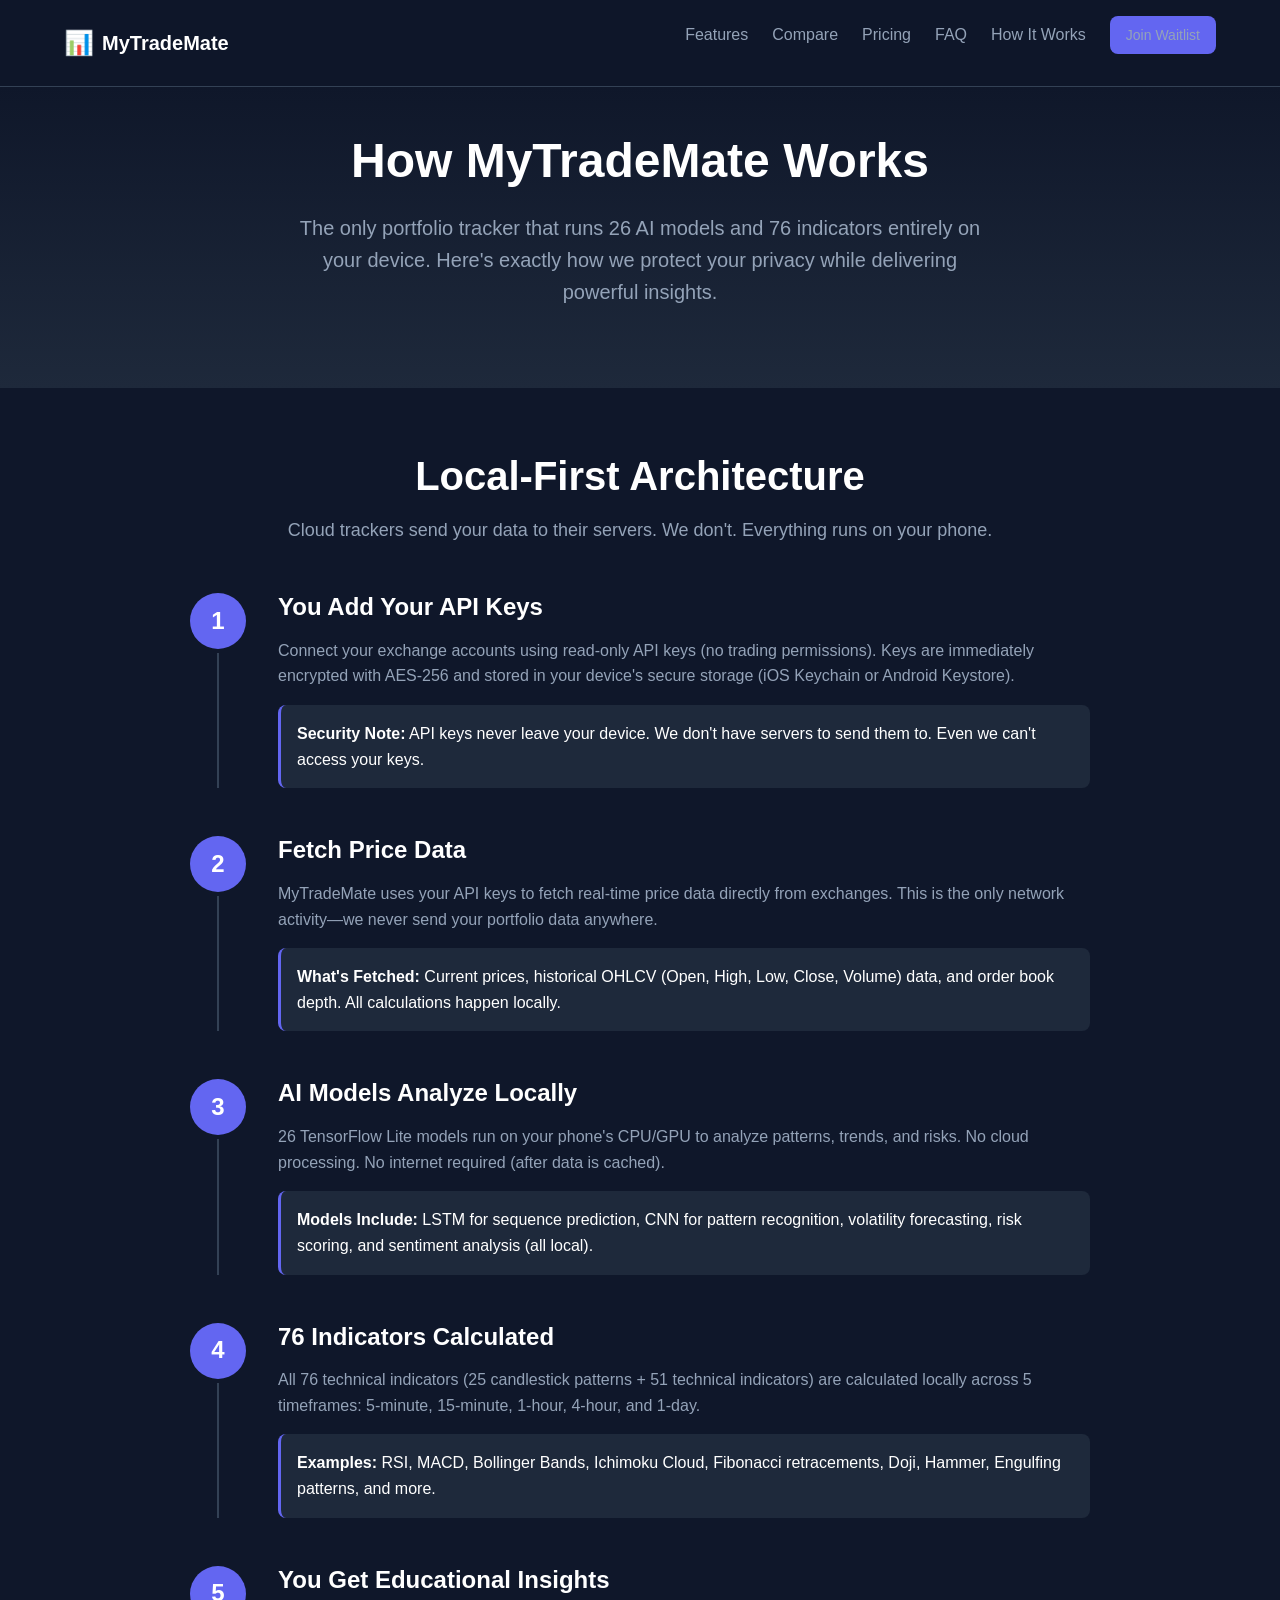
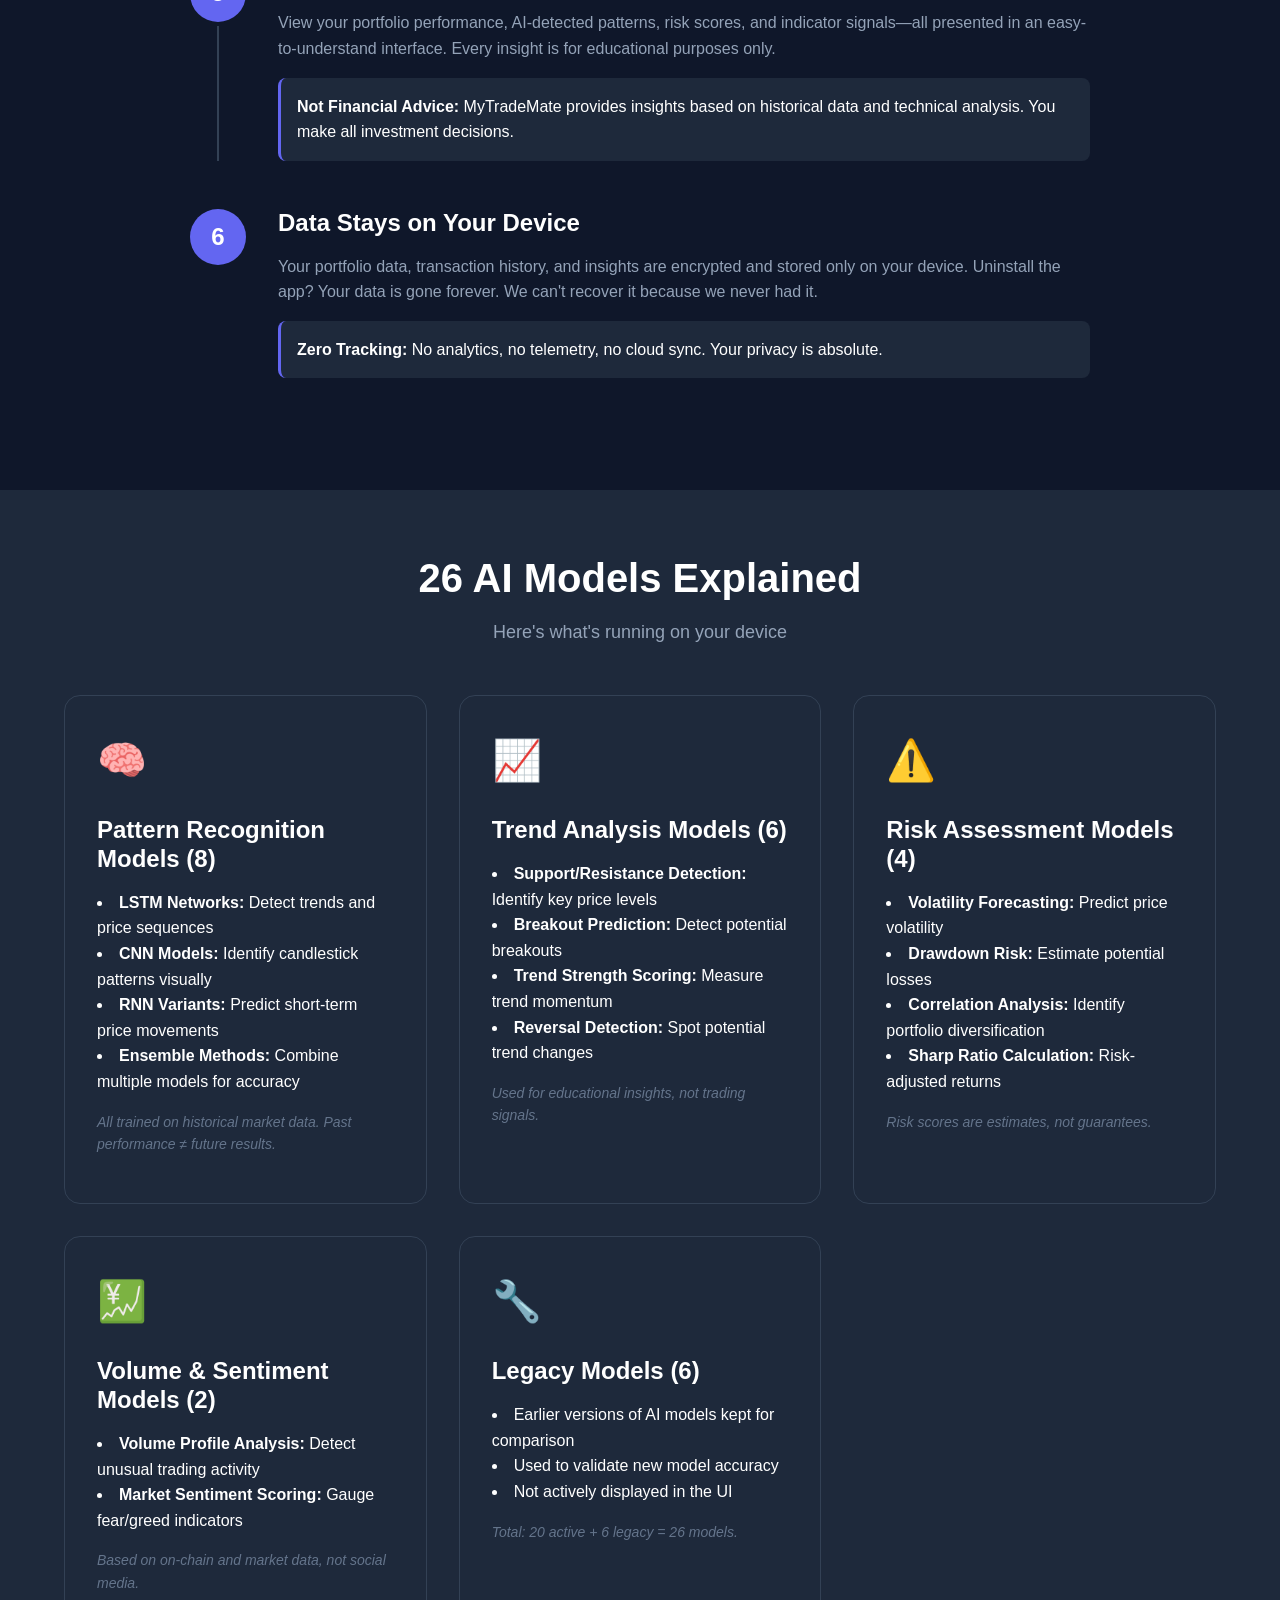
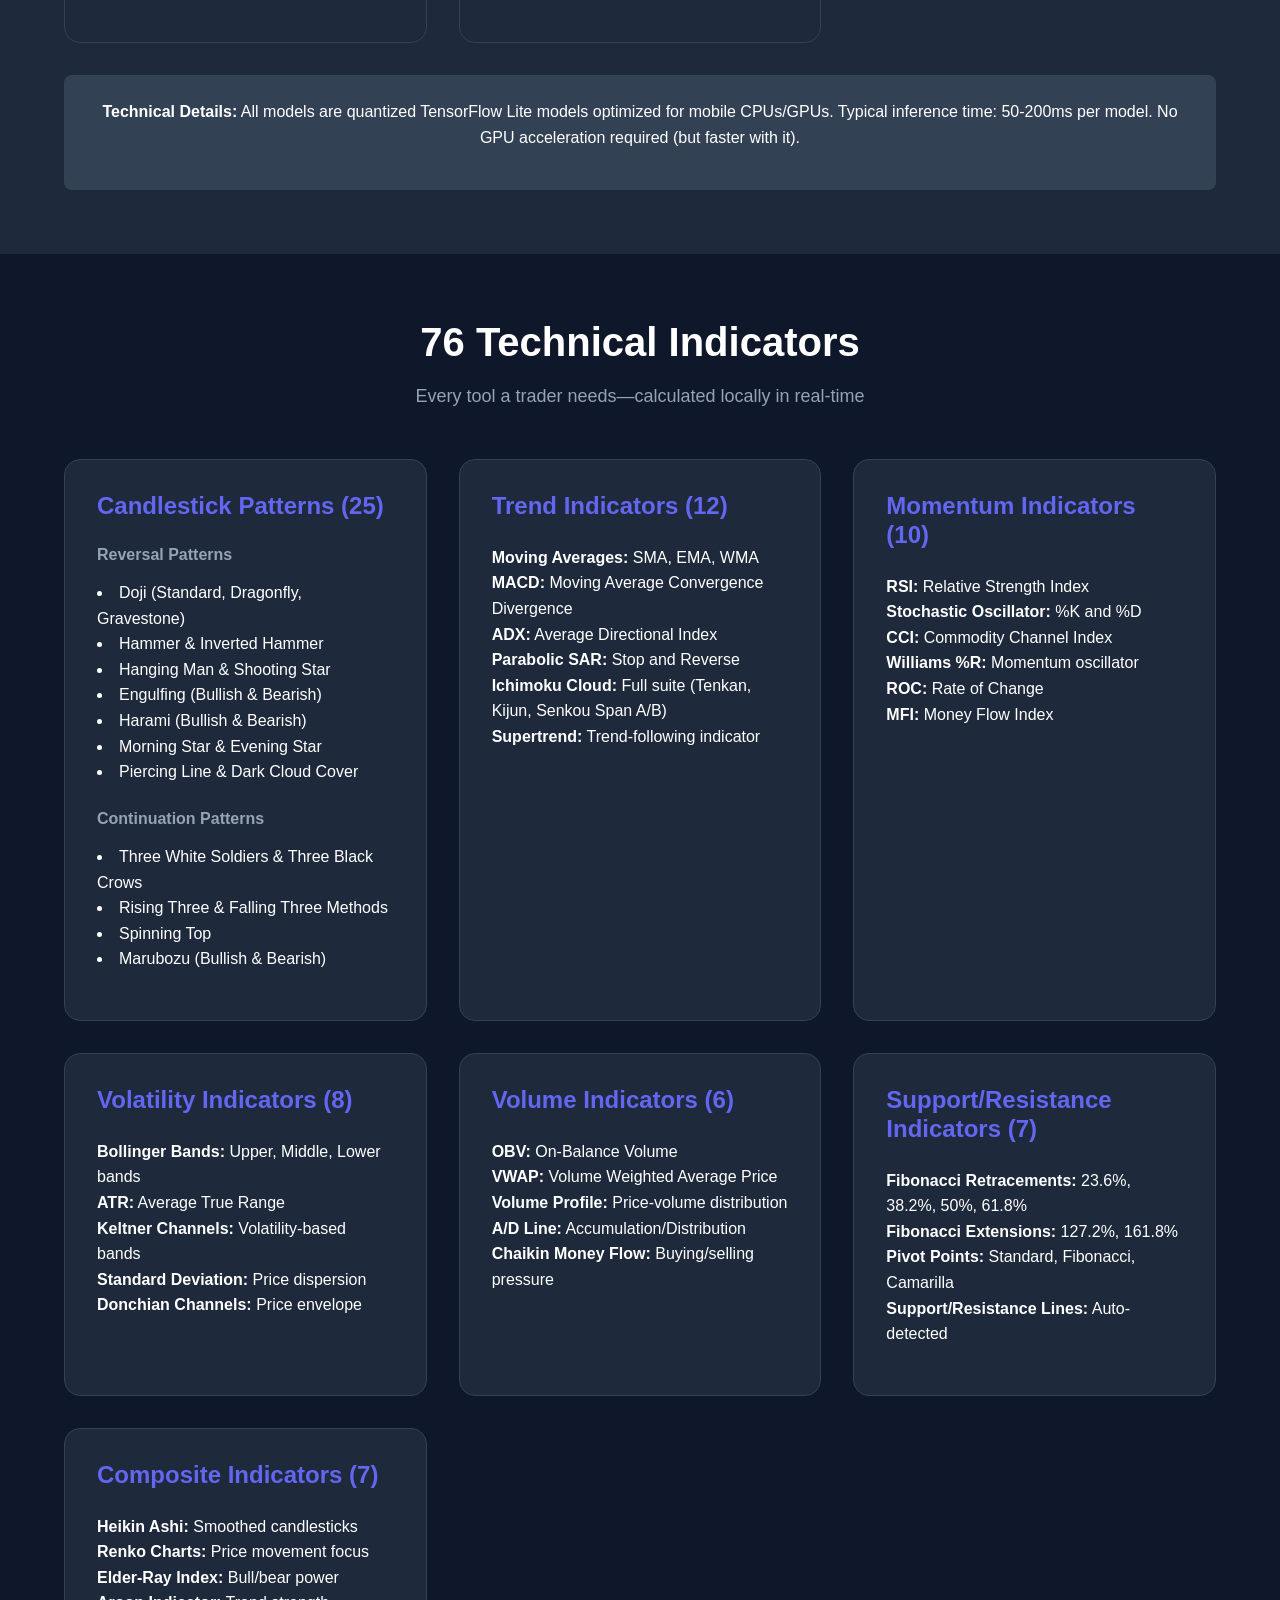
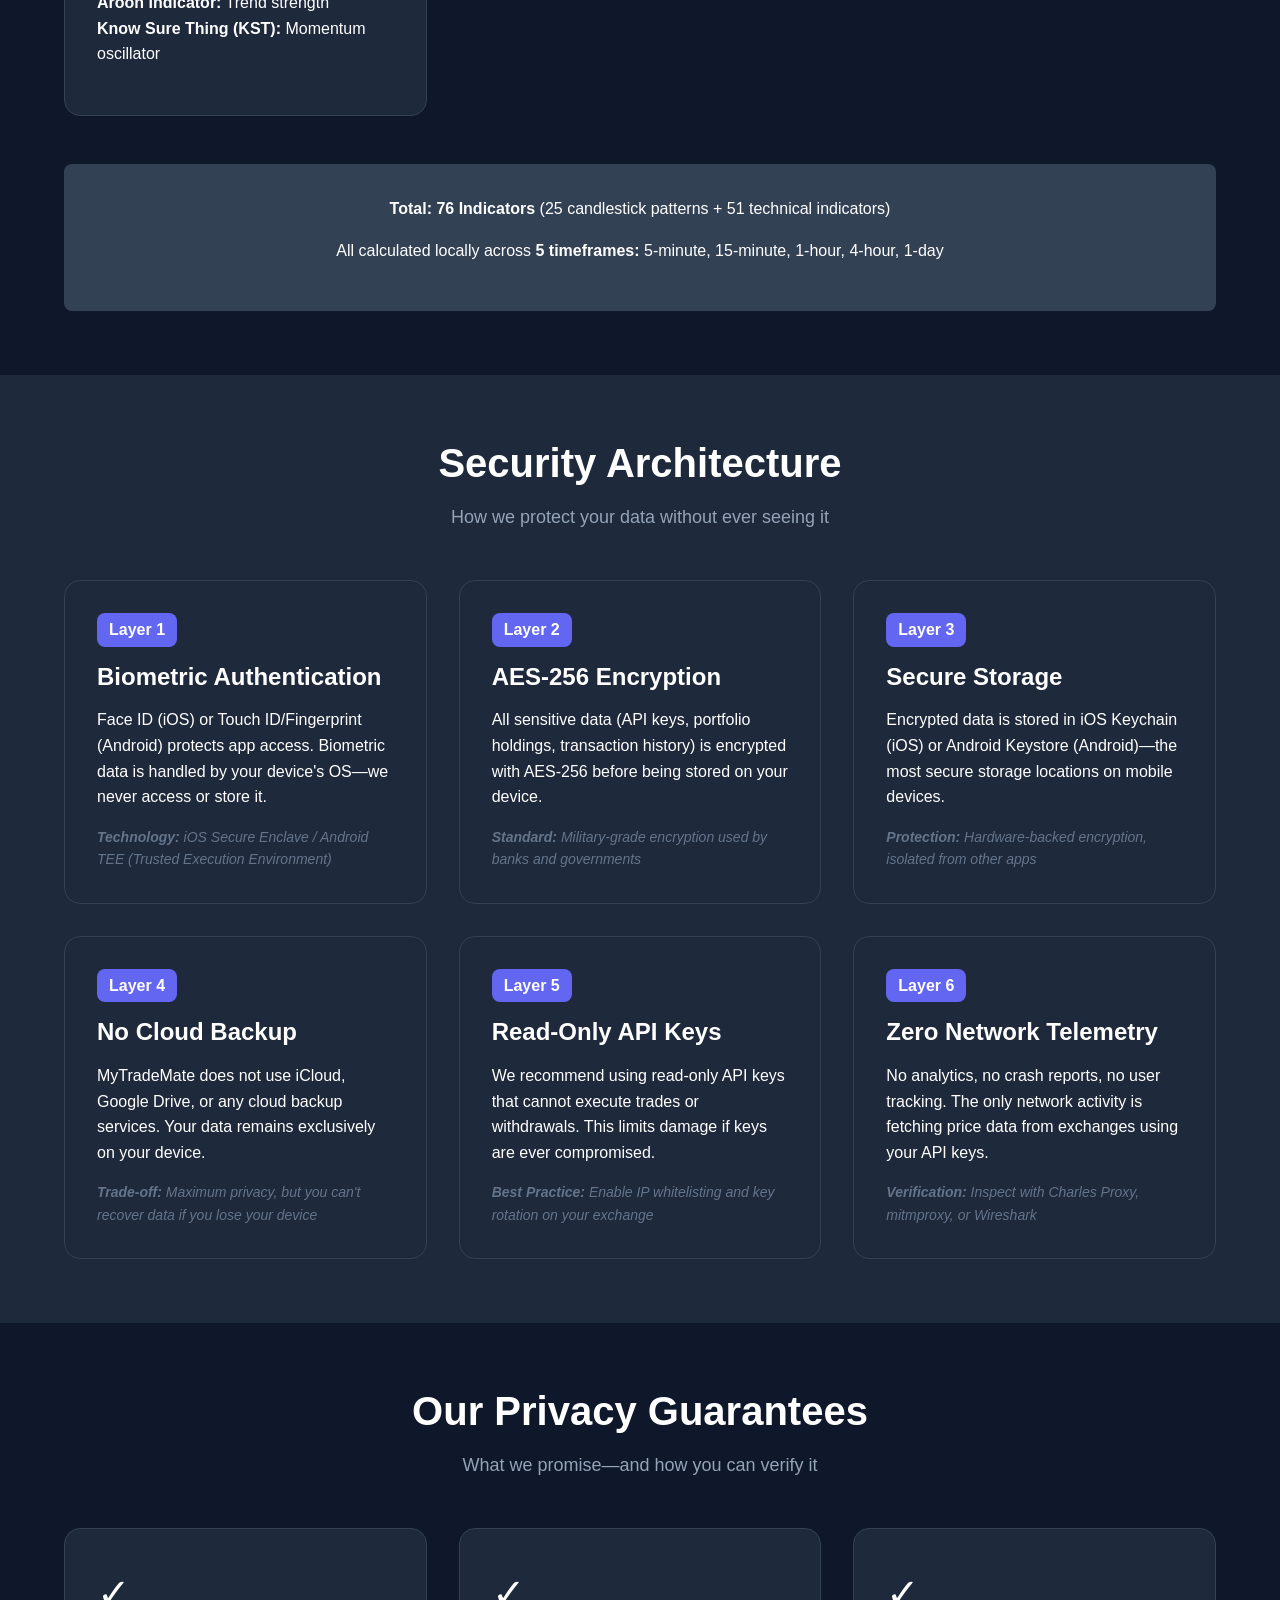
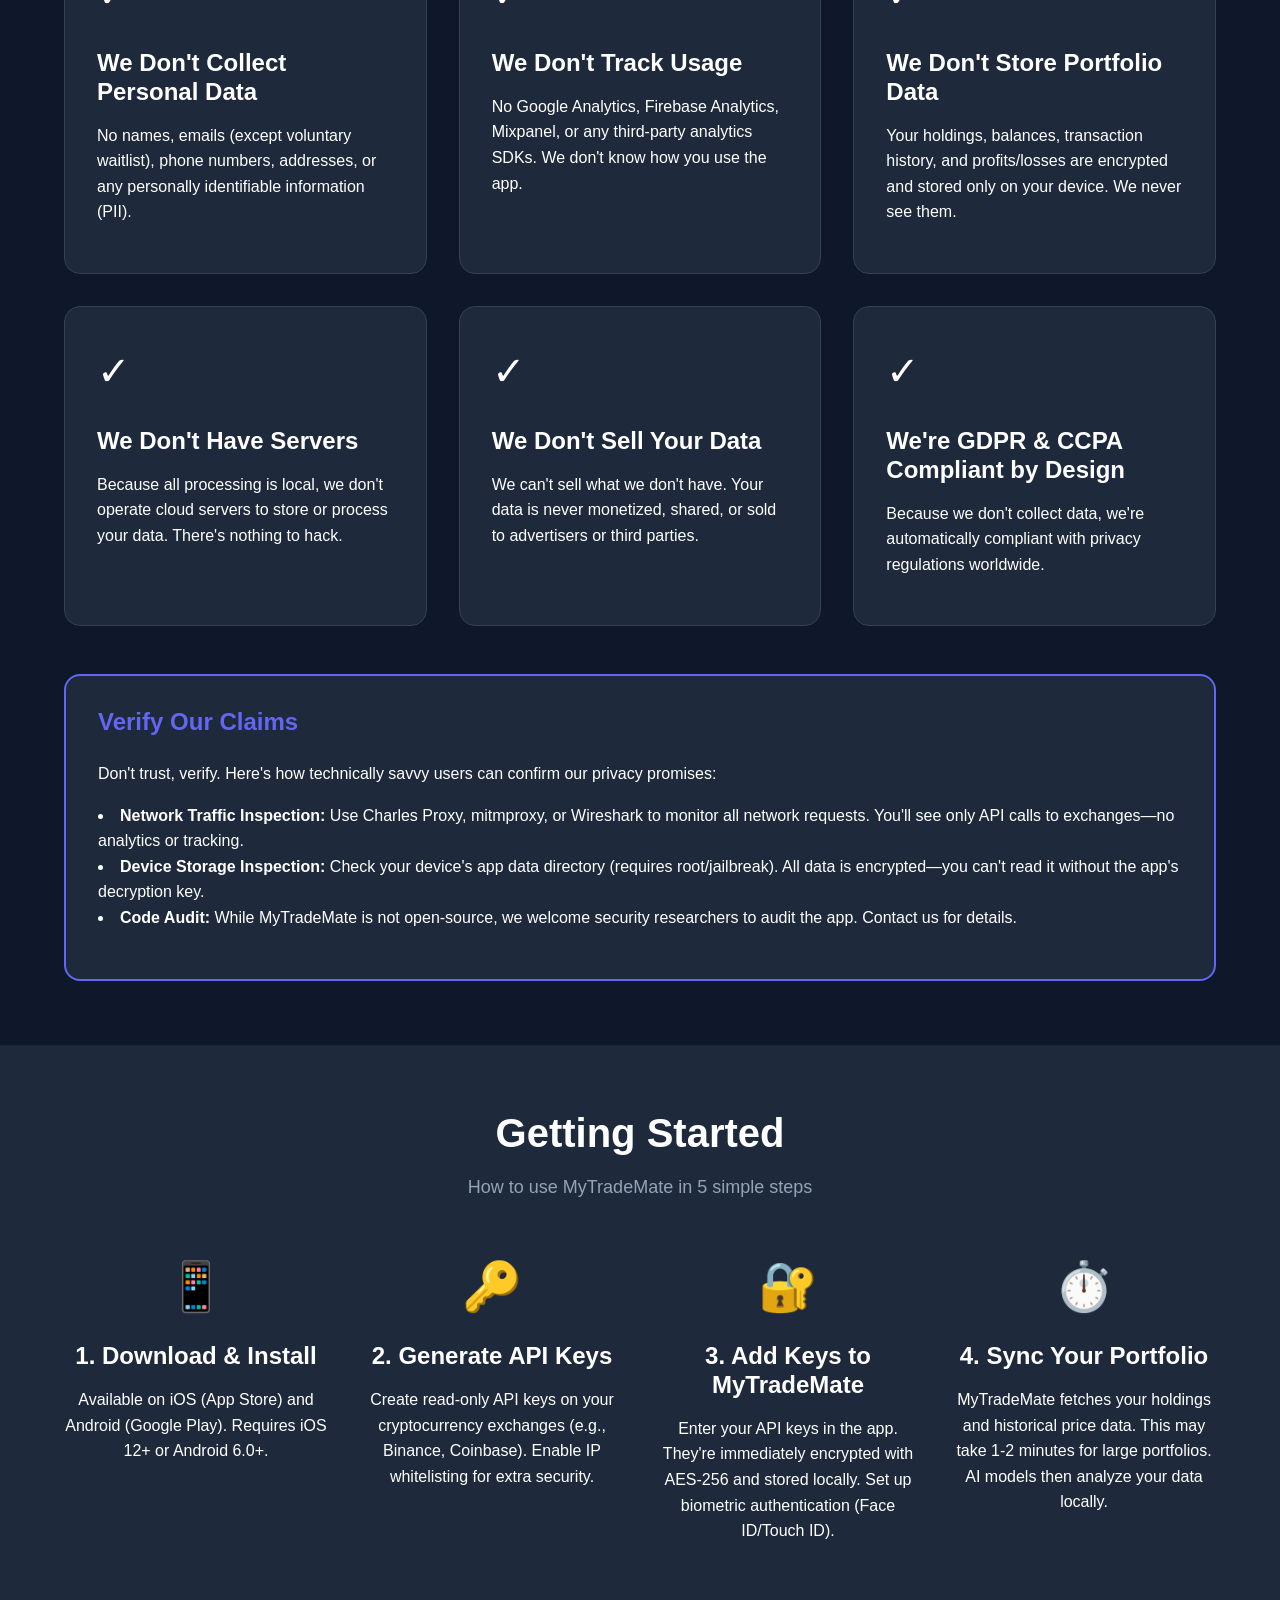
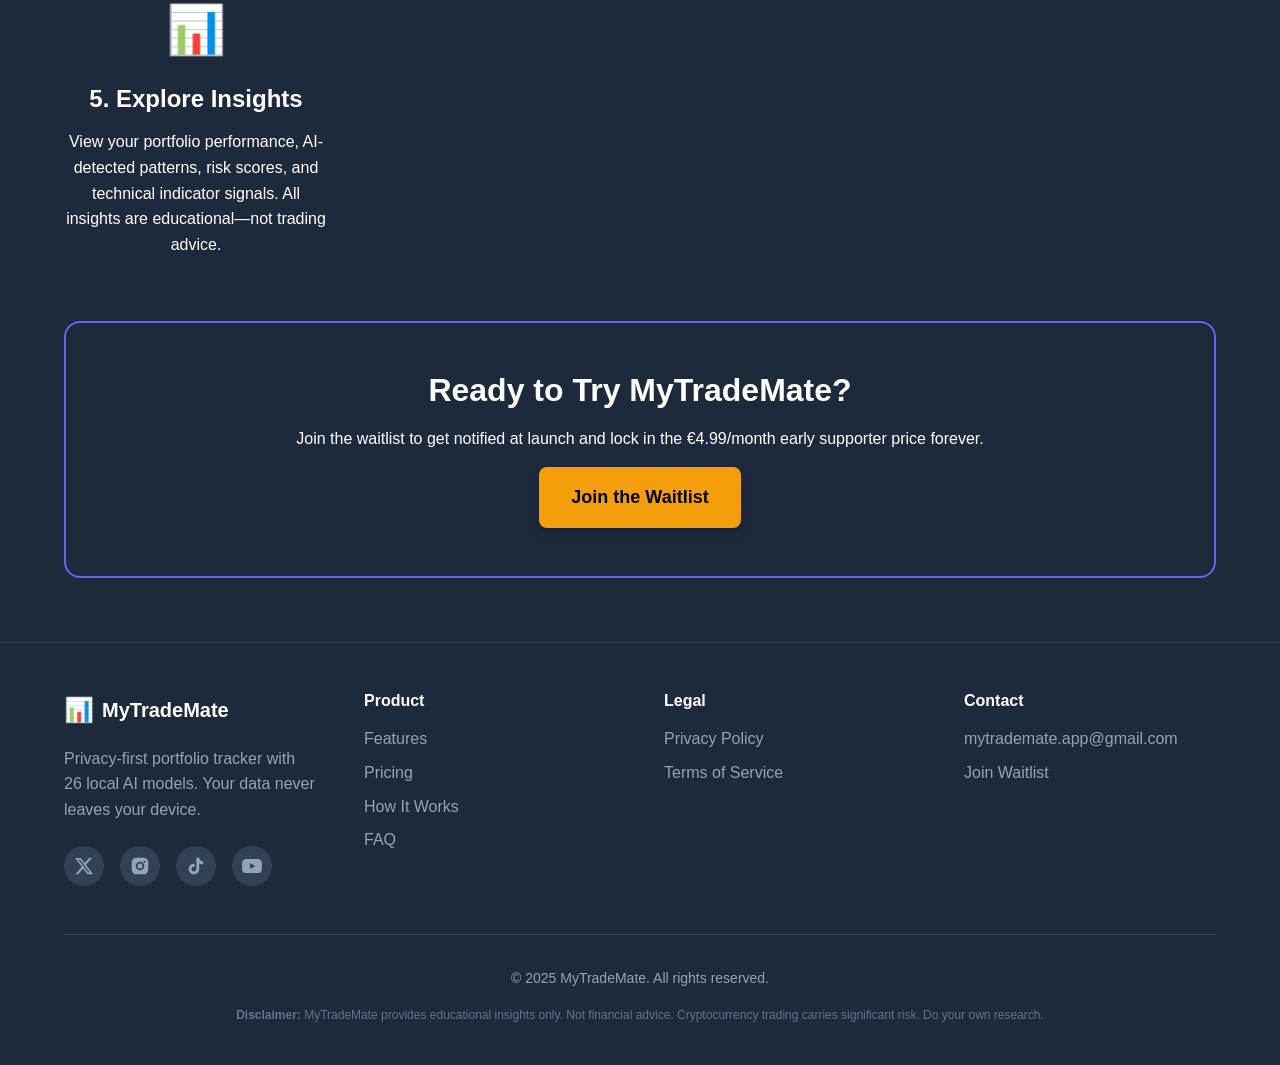
<file: website/how-it-works.html>
<!DOCTYPE html>
<html lang="en">
<head>
    <meta charset="UTF-8">
    <meta name="viewport" content="width=device-width, initial-scale=1.0">
    <meta name="tiktok-developers-site-verification" content="Luy8rzll7pFtcSYKHuachTHf6kLrsYoX">
    <meta name="description" content="Learn how MyTradeMate's local AI processing, 76 indicators, and privacy-first architecture protect your data while providing powerful portfolio insights.">
    <meta name="keywords" content="local AI, TensorFlow Lite, technical indicators, portfolio tracker, privacy, encryption">
    <title>How It Works - MyTradeMate</title>
    <link rel="stylesheet" href="styles.css">
    <link rel="icon" type="image/svg+xml" href="data:image/svg+xml,<svg xmlns='http://www.w3.org/2000/svg' viewBox='0 0 100 100'><text y='.9em' font-size='90'>📊</text></svg>">
</head>
<body>
    <!-- Header -->
    <header class="header">
        <div class="container">
            <nav class="nav">
                <a href="index-rebuilt.html" class="logo">
                    <span class="logo-icon">📊</span>
                    <span class="logo-text">MyTradeMate</span>
                </a>
                <button class="mobile-menu-toggle" aria-label="Toggle menu">
                    <span></span>
                    <span></span>
                    <span></span>
                </button>
                <ul class="nav-links">
                    <li><a href="index-rebuilt.html#features">Features</a></li>
                    <li><a href="index-rebuilt.html#comparison">Compare</a></li>
                    <li><a href="index-rebuilt.html#pricing">Pricing</a></li>
                    <li><a href="index-rebuilt.html#faq">FAQ</a></li>
                    <li><a href="how-it-works.html">How It Works</a></li>
                    <li><a href="index-rebuilt.html#waitlist" class="btn btn-secondary btn-sm">Join Waitlist</a></li>
                </ul>
            </nav>
        </div>
    </header>

    <!-- Hero Section -->
    <section class="hero hero-secondary">
        <div class="container">
            <div class="hero-content">
                <h1 class="hero-title">
                    How MyTradeMate Works
                </h1>
                <p class="hero-description">
                    The only portfolio tracker that runs 26 AI models and 76 indicators entirely on your device. Here's exactly how we protect your privacy while delivering powerful insights.
                </p>
            </div>
        </div>
    </section>

    <!-- Architecture Section -->
    <section class="section">
        <div class="container">
            <div class="section-header">
                <h2 class="section-title">Local-First Architecture</h2>
                <p class="section-description">
                    Cloud trackers send your data to their servers. We don't. Everything runs on your phone.
                </p>
            </div>

            <div class="how-it-works-grid">
                <div class="how-step">
                    <div class="step-number">1</div>
                    <div class="step-content">
                        <h3>You Add Your API Keys</h3>
                        <p>Connect your exchange accounts using read-only API keys (no trading permissions). Keys are immediately encrypted with AES-256 and stored in your device's secure storage (iOS Keychain or Android Keystore).</p>
                        <div class="step-detail">
                            <strong>Security Note:</strong> API keys never leave your device. We don't have servers to send them to. Even we can't access your keys.
                        </div>
                    </div>
                </div>

                <div class="how-step">
                    <div class="step-number">2</div>
                    <div class="step-content">
                        <h3>Fetch Price Data</h3>
                        <p>MyTradeMate uses your API keys to fetch real-time price data directly from exchanges. This is the only network activity—we never send your portfolio data anywhere.</p>
                        <div class="step-detail">
                            <strong>What's Fetched:</strong> Current prices, historical OHLCV (Open, High, Low, Close, Volume) data, and order book depth. All calculations happen locally.
                        </div>
                    </div>
                </div>

                <div class="how-step">
                    <div class="step-number">3</div>
                    <div class="step-content">
                        <h3>AI Models Analyze Locally</h3>
                        <p>26 TensorFlow Lite models run on your phone's CPU/GPU to analyze patterns, trends, and risks. No cloud processing. No internet required (after data is cached).</p>
                        <div class="step-detail">
                            <strong>Models Include:</strong> LSTM for sequence prediction, CNN for pattern recognition, volatility forecasting, risk scoring, and sentiment analysis (all local).
                        </div>
                    </div>
                </div>

                <div class="how-step">
                    <div class="step-number">4</div>
                    <div class="step-content">
                        <h3>76 Indicators Calculated</h3>
                        <p>All 76 technical indicators (25 candlestick patterns + 51 technical indicators) are calculated locally across 5 timeframes: 5-minute, 15-minute, 1-hour, 4-hour, and 1-day.</p>
                        <div class="step-detail">
                            <strong>Examples:</strong> RSI, MACD, Bollinger Bands, Ichimoku Cloud, Fibonacci retracements, Doji, Hammer, Engulfing patterns, and more.
                        </div>
                    </div>
                </div>

                <div class="how-step">
                    <div class="step-number">5</div>
                    <div class="step-content">
                        <h3>You Get Educational Insights</h3>
                        <p>View your portfolio performance, AI-detected patterns, risk scores, and indicator signals—all presented in an easy-to-understand interface. Every insight is for educational purposes only.</p>
                        <div class="step-detail">
                            <strong>Not Financial Advice:</strong> MyTradeMate provides insights based on historical data and technical analysis. You make all investment decisions.
                        </div>
                    </div>
                </div>

                <div class="how-step">
                    <div class="step-number">6</div>
                    <div class="step-content">
                        <h3>Data Stays on Your Device</h3>
                        <p>Your portfolio data, transaction history, and insights are encrypted and stored only on your device. Uninstall the app? Your data is gone forever. We can't recover it because we never had it.</p>
                        <div class="step-detail">
                            <strong>Zero Tracking:</strong> No analytics, no telemetry, no cloud sync. Your privacy is absolute.
                        </div>
                    </div>
                </div>
            </div>
        </div>
    </section>

    <!-- AI Models Section -->
    <section class="section section-dark">
        <div class="container">
            <div class="section-header">
                <h2 class="section-title">26 AI Models Explained</h2>
                <p class="section-description">
                    Here's what's running on your device
                </p>
            </div>

            <div class="ai-models-grid">
                <div class="ai-model-card">
                    <div class="model-icon">🧠</div>
                    <h3>Pattern Recognition Models (8)</h3>
                    <ul>
                        <li><strong>LSTM Networks:</strong> Detect trends and price sequences</li>
                        <li><strong>CNN Models:</strong> Identify candlestick patterns visually</li>
                        <li><strong>RNN Variants:</strong> Predict short-term price movements</li>
                        <li><strong>Ensemble Methods:</strong> Combine multiple models for accuracy</li>
                    </ul>
                    <p class="model-note">All trained on historical market data. Past performance ≠ future results.</p>
                </div>

                <div class="ai-model-card">
                    <div class="model-icon">📈</div>
                    <h3>Trend Analysis Models (6)</h3>
                    <ul>
                        <li><strong>Support/Resistance Detection:</strong> Identify key price levels</li>
                        <li><strong>Breakout Prediction:</strong> Detect potential breakouts</li>
                        <li><strong>Trend Strength Scoring:</strong> Measure trend momentum</li>
                        <li><strong>Reversal Detection:</strong> Spot potential trend changes</li>
                    </ul>
                    <p class="model-note">Used for educational insights, not trading signals.</p>
                </div>

                <div class="ai-model-card">
                    <div class="model-icon">⚠️</div>
                    <h3>Risk Assessment Models (4)</h3>
                    <ul>
                        <li><strong>Volatility Forecasting:</strong> Predict price volatility</li>
                        <li><strong>Drawdown Risk:</strong> Estimate potential losses</li>
                        <li><strong>Correlation Analysis:</strong> Identify portfolio diversification</li>
                        <li><strong>Sharp Ratio Calculation:</strong> Risk-adjusted returns</li>
                    </ul>
                    <p class="model-note">Risk scores are estimates, not guarantees.</p>
                </div>

                <div class="ai-model-card">
                    <div class="model-icon">💹</div>
                    <h3>Volume & Sentiment Models (2)</h3>
                    <ul>
                        <li><strong>Volume Profile Analysis:</strong> Detect unusual trading activity</li>
                        <li><strong>Market Sentiment Scoring:</strong> Gauge fear/greed indicators</li>
                    </ul>
                    <p class="model-note">Based on on-chain and market data, not social media.</p>
                </div>

                <div class="ai-model-card">
                    <div class="model-icon">🔧</div>
                    <h3>Legacy Models (6)</h3>
                    <ul>
                        <li>Earlier versions of AI models kept for comparison</li>
                        <li>Used to validate new model accuracy</li>
                        <li>Not actively displayed in the UI</li>
                    </ul>
                    <p class="model-note">Total: 20 active + 6 legacy = 26 models.</p>
                </div>
            </div>

            <div class="tech-note">
                <p><strong>Technical Details:</strong> All models are quantized TensorFlow Lite models optimized for mobile CPUs/GPUs. Typical inference time: 50-200ms per model. No GPU acceleration required (but faster with it).</p>
            </div>
        </div>
    </section>

    <!-- Indicators Section -->
    <section class="section">
        <div class="container">
            <div class="section-header">
                <h2 class="section-title">76 Technical Indicators</h2>
                <p class="section-description">
                    Every tool a trader needs—calculated locally in real-time
                </p>
            </div>

            <div class="indicators-grid">
                <div class="indicator-category">
                    <h3>Candlestick Patterns (25)</h3>
                    <div class="indicator-list">
                        <div class="indicator-group">
                            <h4>Reversal Patterns</h4>
                            <ul>
                                <li>Doji (Standard, Dragonfly, Gravestone)</li>
                                <li>Hammer & Inverted Hammer</li>
                                <li>Hanging Man & Shooting Star</li>
                                <li>Engulfing (Bullish & Bearish)</li>
                                <li>Harami (Bullish & Bearish)</li>
                                <li>Morning Star & Evening Star</li>
                                <li>Piercing Line & Dark Cloud Cover</li>
                            </ul>
                        </div>
                        <div class="indicator-group">
                            <h4>Continuation Patterns</h4>
                            <ul>
                                <li>Three White Soldiers & Three Black Crows</li>
                                <li>Rising Three & Falling Three Methods</li>
                                <li>Spinning Top</li>
                                <li>Marubozu (Bullish & Bearish)</li>
                            </ul>
                        </div>
                    </div>
                </div>

                <div class="indicator-category">
                    <h3>Trend Indicators (12)</h3>
                    <ul class="indicator-simple-list">
                        <li><strong>Moving Averages:</strong> SMA, EMA, WMA</li>
                        <li><strong>MACD:</strong> Moving Average Convergence Divergence</li>
                        <li><strong>ADX:</strong> Average Directional Index</li>
                        <li><strong>Parabolic SAR:</strong> Stop and Reverse</li>
                        <li><strong>Ichimoku Cloud:</strong> Full suite (Tenkan, Kijun, Senkou Span A/B)</li>
                        <li><strong>Supertrend:</strong> Trend-following indicator</li>
                    </ul>
                </div>

                <div class="indicator-category">
                    <h3>Momentum Indicators (10)</h3>
                    <ul class="indicator-simple-list">
                        <li><strong>RSI:</strong> Relative Strength Index</li>
                        <li><strong>Stochastic Oscillator:</strong> %K and %D</li>
                        <li><strong>CCI:</strong> Commodity Channel Index</li>
                        <li><strong>Williams %R:</strong> Momentum oscillator</li>
                        <li><strong>ROC:</strong> Rate of Change</li>
                        <li><strong>MFI:</strong> Money Flow Index</li>
                    </ul>
                </div>

                <div class="indicator-category">
                    <h3>Volatility Indicators (8)</h3>
                    <ul class="indicator-simple-list">
                        <li><strong>Bollinger Bands:</strong> Upper, Middle, Lower bands</li>
                        <li><strong>ATR:</strong> Average True Range</li>
                        <li><strong>Keltner Channels:</strong> Volatility-based bands</li>
                        <li><strong>Standard Deviation:</strong> Price dispersion</li>
                        <li><strong>Donchian Channels:</strong> Price envelope</li>
                    </ul>
                </div>

                <div class="indicator-category">
                    <h3>Volume Indicators (6)</h3>
                    <ul class="indicator-simple-list">
                        <li><strong>OBV:</strong> On-Balance Volume</li>
                        <li><strong>VWAP:</strong> Volume Weighted Average Price</li>
                        <li><strong>Volume Profile:</strong> Price-volume distribution</li>
                        <li><strong>A/D Line:</strong> Accumulation/Distribution</li>
                        <li><strong>Chaikin Money Flow:</strong> Buying/selling pressure</li>
                    </ul>
                </div>

                <div class="indicator-category">
                    <h3>Support/Resistance Indicators (7)</h3>
                    <ul class="indicator-simple-list">
                        <li><strong>Fibonacci Retracements:</strong> 23.6%, 38.2%, 50%, 61.8%</li>
                        <li><strong>Fibonacci Extensions:</strong> 127.2%, 161.8%</li>
                        <li><strong>Pivot Points:</strong> Standard, Fibonacci, Camarilla</li>
                        <li><strong>Support/Resistance Lines:</strong> Auto-detected</li>
                    </ul>
                </div>

                <div class="indicator-category">
                    <h3>Composite Indicators (7)</h3>
                    <ul class="indicator-simple-list">
                        <li><strong>Heikin Ashi:</strong> Smoothed candlesticks</li>
                        <li><strong>Renko Charts:</strong> Price movement focus</li>
                        <li><strong>Elder-Ray Index:</strong> Bull/bear power</li>
                        <li><strong>Aroon Indicator:</strong> Trend strength</li>
                        <li><strong>Know Sure Thing (KST):</strong> Momentum oscillator</li>
                    </ul>
                </div>
            </div>

            <div class="indicator-footer">
                <p><strong>Total: 76 Indicators</strong> (25 candlestick patterns + 51 technical indicators)</p>
                <p>All calculated locally across <strong>5 timeframes:</strong> 5-minute, 15-minute, 1-hour, 4-hour, 1-day</p>
            </div>
        </div>
    </section>

    <!-- Security Section -->
    <section class="section section-dark">
        <div class="container">
            <div class="section-header">
                <h2 class="section-title">Security Architecture</h2>
                <p class="section-description">
                    How we protect your data without ever seeing it
                </p>
            </div>

            <div class="security-grid">
                <div class="security-layer">
                    <div class="layer-number">Layer 1</div>
                    <h3>Biometric Authentication</h3>
                    <p>Face ID (iOS) or Touch ID/Fingerprint (Android) protects app access. Biometric data is handled by your device's OS—we never access or store it.</p>
                    <div class="security-tech">
                        <strong>Technology:</strong> iOS Secure Enclave / Android TEE (Trusted Execution Environment)
                    </div>
                </div>

                <div class="security-layer">
                    <div class="layer-number">Layer 2</div>
                    <h3>AES-256 Encryption</h3>
                    <p>All sensitive data (API keys, portfolio holdings, transaction history) is encrypted with AES-256 before being stored on your device.</p>
                    <div class="security-tech">
                        <strong>Standard:</strong> Military-grade encryption used by banks and governments
                    </div>
                </div>

                <div class="security-layer">
                    <div class="layer-number">Layer 3</div>
                    <h3>Secure Storage</h3>
                    <p>Encrypted data is stored in iOS Keychain (iOS) or Android Keystore (Android)—the most secure storage locations on mobile devices.</p>
                    <div class="security-tech">
                        <strong>Protection:</strong> Hardware-backed encryption, isolated from other apps
                    </div>
                </div>

                <div class="security-layer">
                    <div class="layer-number">Layer 4</div>
                    <h3>No Cloud Backup</h3>
                    <p>MyTradeMate does not use iCloud, Google Drive, or any cloud backup services. Your data remains exclusively on your device.</p>
                    <div class="security-tech">
                        <strong>Trade-off:</strong> Maximum privacy, but you can't recover data if you lose your device
                    </div>
                </div>

                <div class="security-layer">
                    <div class="layer-number">Layer 5</div>
                    <h3>Read-Only API Keys</h3>
                    <p>We recommend using read-only API keys that cannot execute trades or withdrawals. This limits damage if keys are ever compromised.</p>
                    <div class="security-tech">
                        <strong>Best Practice:</strong> Enable IP whitelisting and key rotation on your exchange
                    </div>
                </div>

                <div class="security-layer">
                    <div class="layer-number">Layer 6</div>
                    <h3>Zero Network Telemetry</h3>
                    <p>No analytics, no crash reports, no user tracking. The only network activity is fetching price data from exchanges using your API keys.</p>
                    <div class="security-tech">
                        <strong>Verification:</strong> Inspect with Charles Proxy, mitmproxy, or Wireshark
                    </div>
                </div>
            </div>
        </div>
    </section>

    <!-- Privacy Guarantees Section -->
    <section class="section">
        <div class="container">
            <div class="section-header">
                <h2 class="section-title">Our Privacy Guarantees</h2>
                <p class="section-description">
                    What we promise—and how you can verify it
                </p>
            </div>

            <div class="guarantees-grid">
                <div class="guarantee-card">
                    <div class="guarantee-icon">✓</div>
                    <h3>We Don't Collect Personal Data</h3>
                    <p>No names, emails (except voluntary waitlist), phone numbers, addresses, or any personally identifiable information (PII).</p>
                </div>

                <div class="guarantee-card">
                    <div class="guarantee-icon">✓</div>
                    <h3>We Don't Track Usage</h3>
                    <p>No Google Analytics, Firebase Analytics, Mixpanel, or any third-party analytics SDKs. We don't know how you use the app.</p>
                </div>

                <div class="guarantee-card">
                    <div class="guarantee-icon">✓</div>
                    <h3>We Don't Store Portfolio Data</h3>
                    <p>Your holdings, balances, transaction history, and profits/losses are encrypted and stored only on your device. We never see them.</p>
                </div>

                <div class="guarantee-card">
                    <div class="guarantee-icon">✓</div>
                    <h3>We Don't Have Servers</h3>
                    <p>Because all processing is local, we don't operate cloud servers to store or process your data. There's nothing to hack.</p>
                </div>

                <div class="guarantee-card">
                    <div class="guarantee-icon">✓</div>
                    <h3>We Don't Sell Your Data</h3>
                    <p>We can't sell what we don't have. Your data is never monetized, shared, or sold to advertisers or third parties.</p>
                </div>

                <div class="guarantee-card">
                    <div class="guarantee-icon">✓</div>
                    <h3>We're GDPR & CCPA Compliant by Design</h3>
                    <p>Because we don't collect data, we're automatically compliant with privacy regulations worldwide.</p>
                </div>
            </div>

            <div class="verification-box">
                <h3>Verify Our Claims</h3>
                <p>Don't trust, verify. Here's how technically savvy users can confirm our privacy promises:</p>
                <ul>
                    <li><strong>Network Traffic Inspection:</strong> Use Charles Proxy, mitmproxy, or Wireshark to monitor all network requests. You'll see only API calls to exchanges—no analytics or tracking.</li>
                    <li><strong>Device Storage Inspection:</strong> Check your device's app data directory (requires root/jailbreak). All data is encrypted—you can't read it without the app's decryption key.</li>
                    <li><strong>Code Audit:</strong> While MyTradeMate is not open-source, we welcome security researchers to audit the app. Contact us for details.</li>
                </ul>
            </div>
        </div>
    </section>

    <!-- Getting Started Section -->
    <section class="section section-dark">
        <div class="container">
            <div class="section-header">
                <h2 class="section-title">Getting Started</h2>
                <p class="section-description">
                    How to use MyTradeMate in 5 simple steps
                </p>
            </div>

            <div class="getting-started-steps">
                <div class="getting-started-step">
                    <div class="step-icon">📱</div>
                    <h3>1. Download & Install</h3>
                    <p>Available on iOS (App Store) and Android (Google Play). Requires iOS 12+ or Android 6.0+.</p>
                </div>

                <div class="getting-started-step">
                    <div class="step-icon">🔑</div>
                    <h3>2. Generate API Keys</h3>
                    <p>Create read-only API keys on your cryptocurrency exchanges (e.g., Binance, Coinbase). Enable IP whitelisting for extra security.</p>
                </div>

                <div class="getting-started-step">
                    <div class="step-icon">🔐</div>
                    <h3>3. Add Keys to MyTradeMate</h3>
                    <p>Enter your API keys in the app. They're immediately encrypted with AES-256 and stored locally. Set up biometric authentication (Face ID/Touch ID).</p>
                </div>

                <div class="getting-started-step">
                    <div class="step-icon">⏱️</div>
                    <h3>4. Sync Your Portfolio</h3>
                    <p>MyTradeMate fetches your holdings and historical price data. This may take 1-2 minutes for large portfolios. AI models then analyze your data locally.</p>
                </div>

                <div class="getting-started-step">
                    <div class="step-icon">📊</div>
                    <h3>5. Explore Insights</h3>
                    <p>View your portfolio performance, AI-detected patterns, risk scores, and technical indicator signals. All insights are educational—not trading advice.</p>
                </div>
            </div>

            <div class="cta-box">
                <h3>Ready to Try MyTradeMate?</h3>
                <p>Join the waitlist to get notified at launch and lock in the €4.99/month early supporter price forever.</p>
                <a href="index-rebuilt.html#waitlist" class="btn btn-primary btn-lg">Join the Waitlist</a>
            </div>
        </div>
    </section>

    <!-- Footer -->
    <footer class="footer">
        <div class="container">
            <div class="footer-grid">
                <div class="footer-col">
                    <div class="footer-logo">
                        <span class="logo-icon">📊</span>
                        <span class="logo-text">MyTradeMate</span>
                    </div>
                    <p class="footer-description">
                        Privacy-first portfolio tracker with 26 local AI models. Your data never leaves your device.
                    </p>
                    <div class="footer-social">
                        <a href="https://twitter.com/mytrademate" aria-label="Twitter" target="_blank" rel="noopener noreferrer">
                            <svg width="20" height="20" viewBox="0 0 24 24" fill="currentColor">
                                <path d="M18.244 2.25h3.308l-7.227 8.26 8.502 11.24H16.17l-5.214-6.817L4.99 21.75H1.68l7.73-8.835L1.254 2.25H8.08l4.713 6.231zm-1.161 17.52h1.833L7.084 4.126H5.117z"/>
                            </svg>
                        </a>
                        <a href="https://instagram.com/mytrademate" aria-label="Instagram" target="_blank" rel="noopener noreferrer">
                            <svg width="20" height="20" viewBox="0 0 24 24" fill="currentColor">
                                <path d="M12 2c2.717 0 3.056.01 4.122.06 1.065.05 1.79.217 2.428.465.66.254 1.216.598 1.772 1.153a4.908 4.908 0 0 1 1.153 1.772c.247.637.415 1.363.465 2.428.047 1.066.06 1.405.06 4.122 0 2.717-.01 3.056-.06 4.122-.05 1.065-.218 1.79-.465 2.428a4.883 4.883 0 0 1-1.153 1.772 4.915 4.915 0 0 1-1.772 1.153c-.637.247-1.363.415-2.428.465-1.066.047-1.405.06-4.122.06-2.717 0-3.056-.01-4.122-.06-1.065-.05-1.79-.218-2.428-.465a4.89 4.89 0 0 1-1.772-1.153 4.904 4.904 0 0 1-1.153-1.772c-.248-.637-.415-1.363-.465-2.428C2.013 15.056 2 14.717 2 12c0-2.717.01-3.056.06-4.122.05-1.066.217-1.79.465-2.428a4.88 4.88 0 0 1 1.153-1.772A4.897 4.897 0 0 1 5.45 2.525c.638-.248 1.362-.415 2.428-.465C8.944 2.013 9.283 2 12 2zm0 5a5 5 0 1 0 0 10 5 5 0 0 0 0-10zm6.5-.25a1.25 1.25 0 0 0-2.5 0 1.25 1.25 0 0 0 2.5 0zM12 9a3 3 0 1 1 0 6 3 3 0 0 1 0-6z"/>
                            </svg>
                        </a>
                        <a href="https://tiktok.com/@mytrademate" aria-label="TikTok" target="_blank" rel="noopener noreferrer">
                            <svg width="20" height="20" viewBox="0 0 24 24" fill="currentColor">
                                <path d="M19.59 6.69a4.83 4.83 0 0 1-3.77-4.25V2h-3.45v13.67a2.89 2.89 0 0 1-5.2 1.74 2.89 2.89 0 0 1 2.31-4.64 2.93 2.93 0 0 1 .88.13V9.4a6.84 6.84 0 0 0-1-.05A6.33 6.33 0 0 0 5 20.1a6.34 6.34 0 0 0 10.86-4.43v-7a8.16 8.16 0 0 0 4.77 1.52v-3.4a4.85 4.85 0 0 1-1-.1z"/>
                            </svg>
                        </a>
                        <a href="https://youtube.com/@mytrademate" aria-label="YouTube" target="_blank" rel="noopener noreferrer">
                            <svg width="20" height="20" viewBox="0 0 24 24" fill="currentColor">
                                <path d="M23.498 6.186a3.016 3.016 0 0 0-2.122-2.136C19.505 3.545 12 3.545 12 3.545s-7.505 0-9.377.505A3.017 3.017 0 0 0 .502 6.186C0 8.07 0 12 0 12s0 3.93.502 5.814a3.016 3.016 0 0 0 2.122 2.136c1.871.505 9.376.505 9.376.505s7.505 0 9.377-.505a3.015 3.015 0 0 0 2.122-2.136C24 15.93 24 12 24 12s0-3.93-.502-5.814zM9.545 15.568V8.432L15.818 12l-6.273 3.568z"/>
                            </svg>
                        </a>
                    </div>
                </div>

                <div class="footer-col">
                    <h4 class="footer-title">Product</h4>
                    <ul class="footer-links">
                        <li><a href="index-rebuilt.html#features">Features</a></li>
                        <li><a href="index-rebuilt.html#pricing">Pricing</a></li>
                        <li><a href="how-it-works.html">How It Works</a></li>
                        <li><a href="index-rebuilt.html#faq">FAQ</a></li>
                    </ul>
                </div>

                <div class="footer-col">
                    <h4 class="footer-title">Legal</h4>
                    <ul class="footer-links">
                        <li><a href="privacy-policy.html">Privacy Policy</a></li>
                        <li><a href="terms-of-service.html">Terms of Service</a></li>
                    </ul>
                </div>

                <div class="footer-col">
                    <h4 class="footer-title">Contact</h4>
                    <ul class="footer-links">
                        <li><a href="mailto:mytrademate.app@gmail.com">mytrademate.app@gmail.com</a></li>
                        <li><a href="index-rebuilt.html#waitlist">Join Waitlist</a></li>
                    </ul>
                </div>
            </div>

            <div class="footer-bottom">
                <p class="footer-copyright">
                    &copy; 2025 MyTradeMate. All rights reserved.
                </p>
                <p class="footer-disclaimer">
                    <strong>Disclaimer:</strong> MyTradeMate provides educational insights only. Not financial advice. Cryptocurrency trading carries significant risk. Do your own research.
                </p>
            </div>
        </div>
    </footer>

    <script src="main.js"></script>
</body>
</html>
</file>
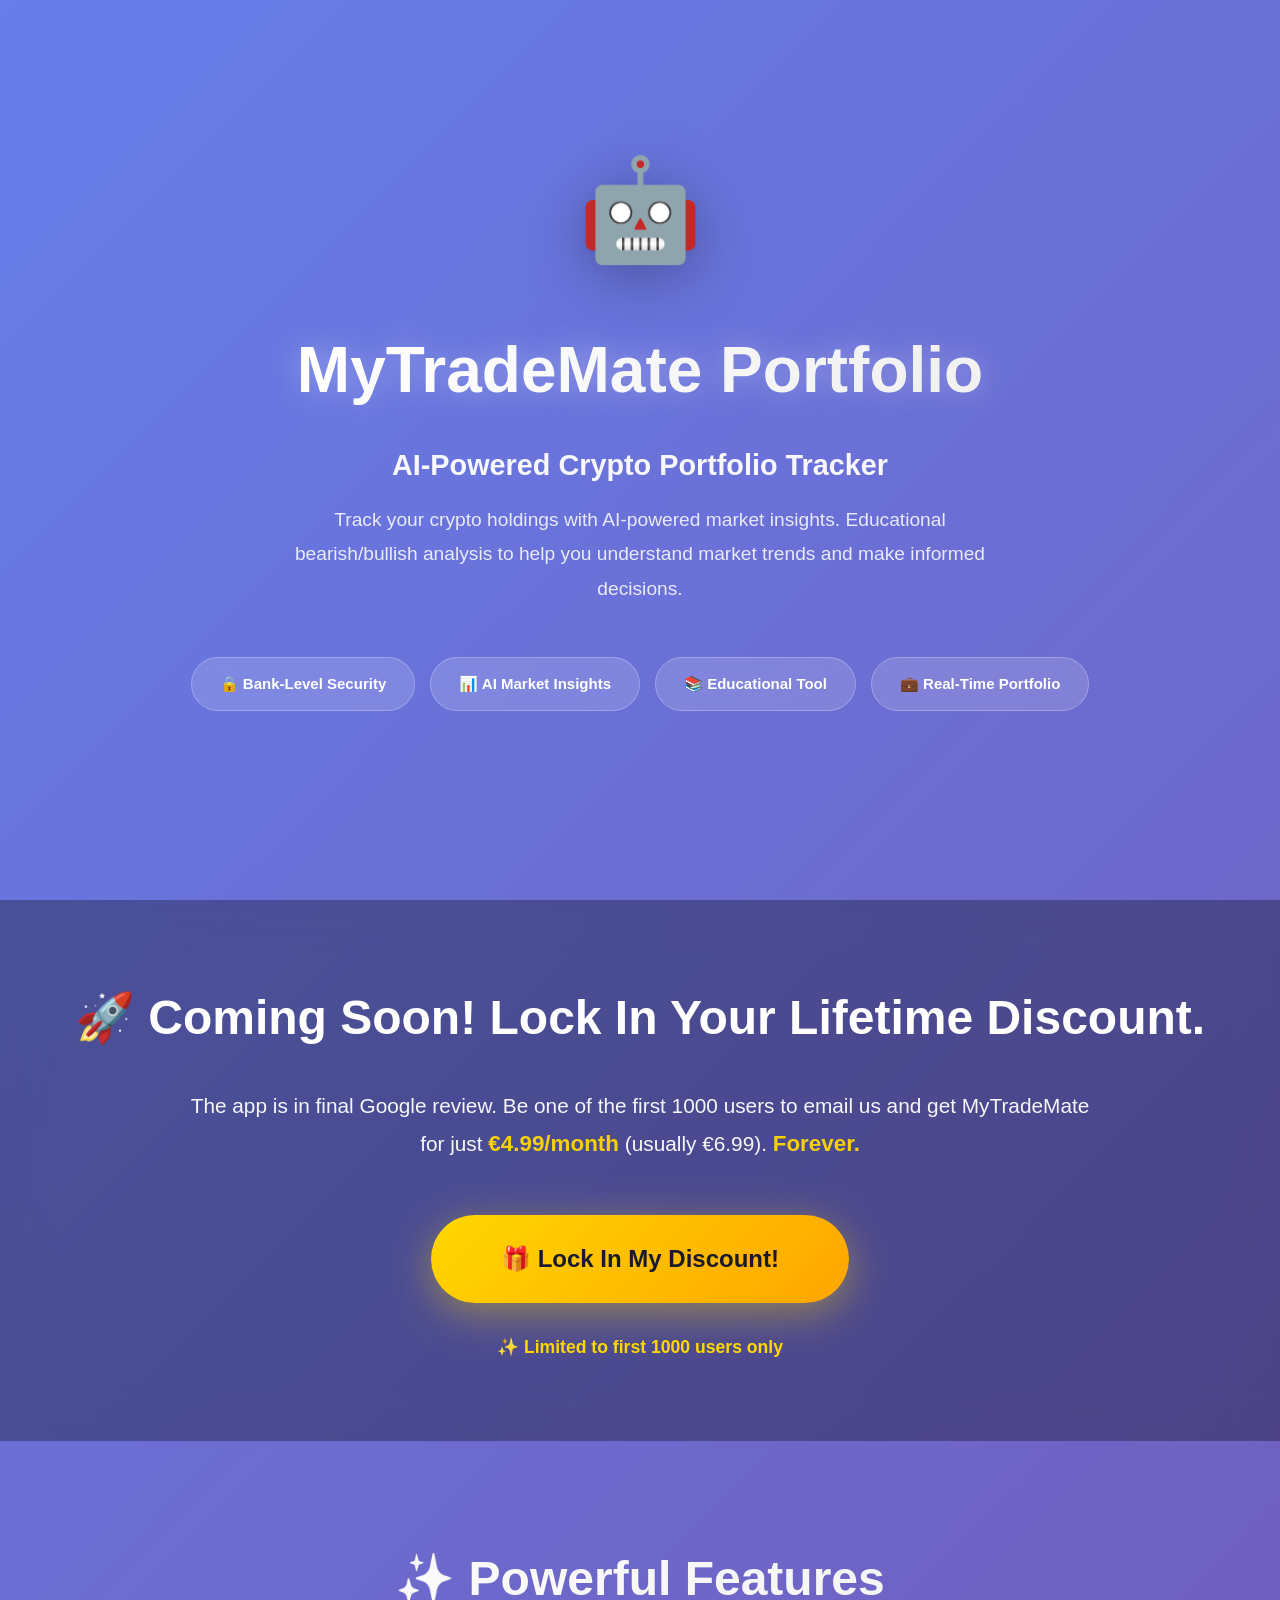
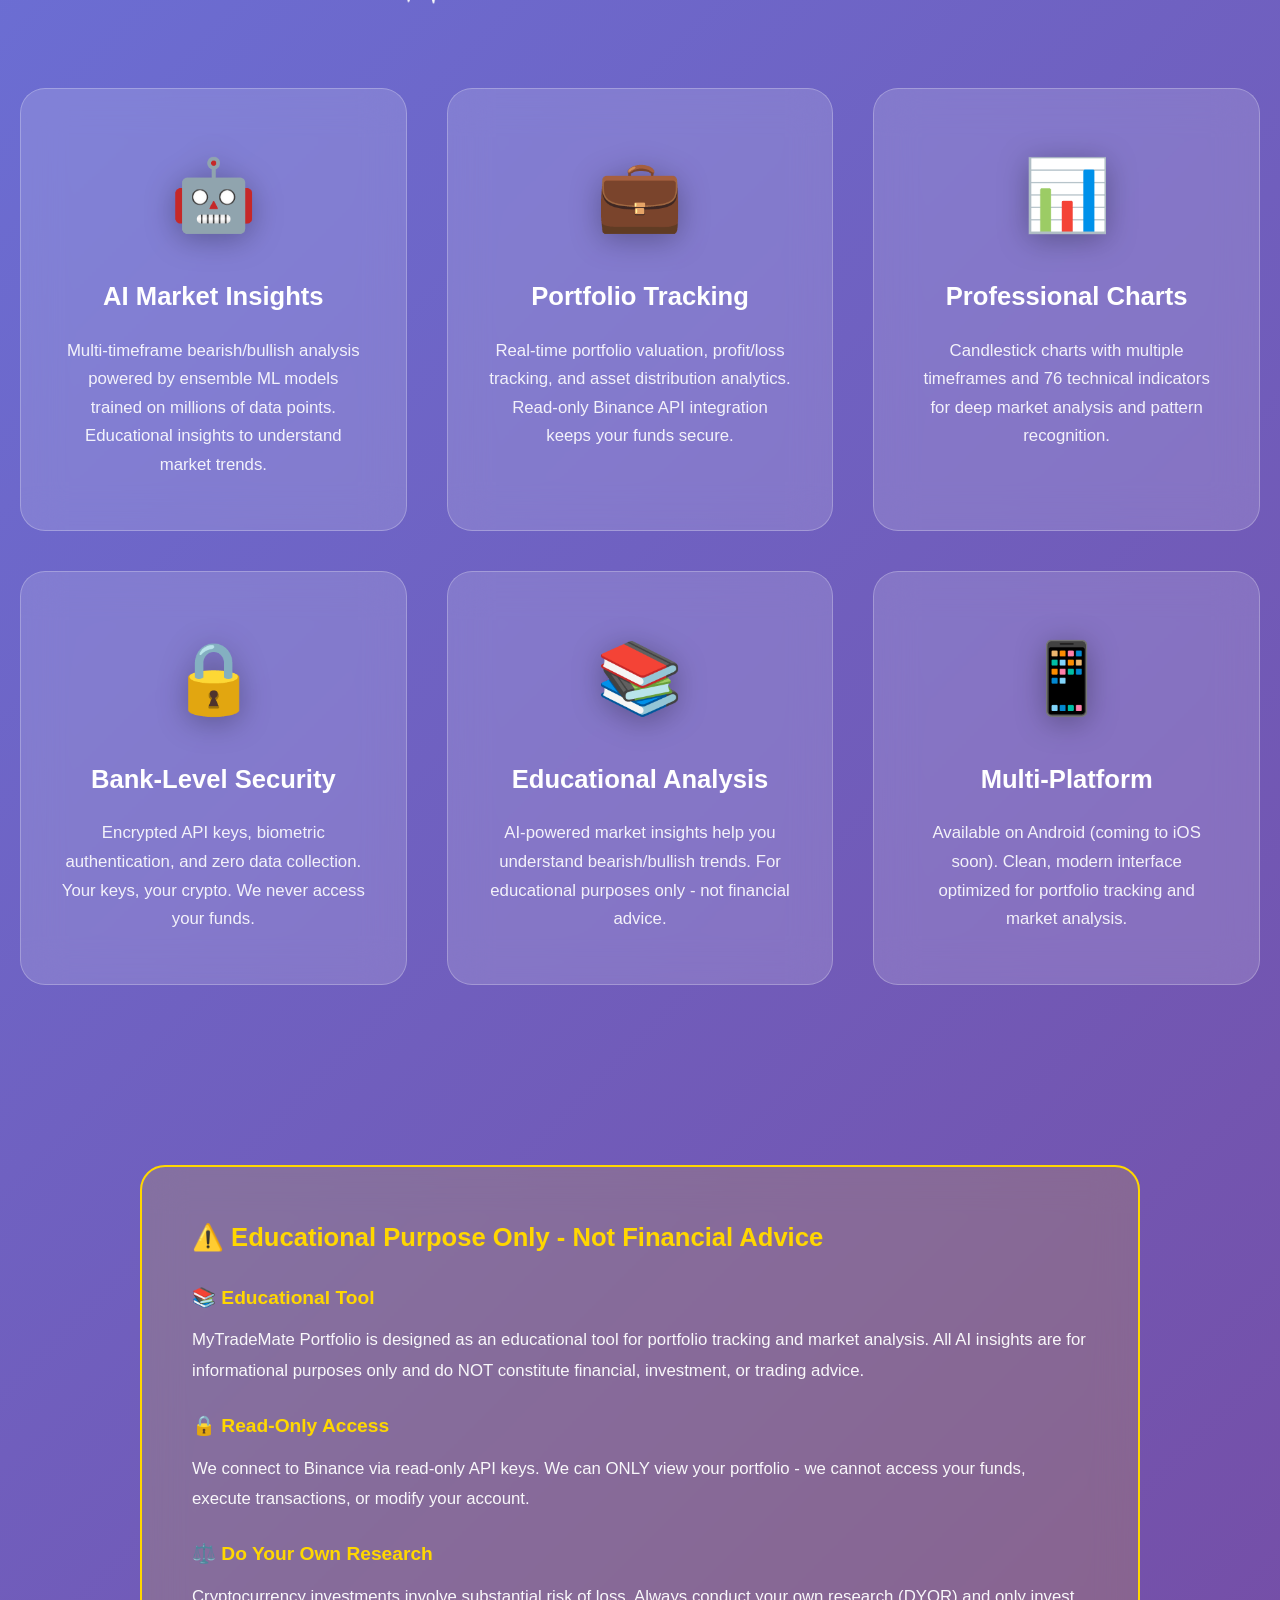
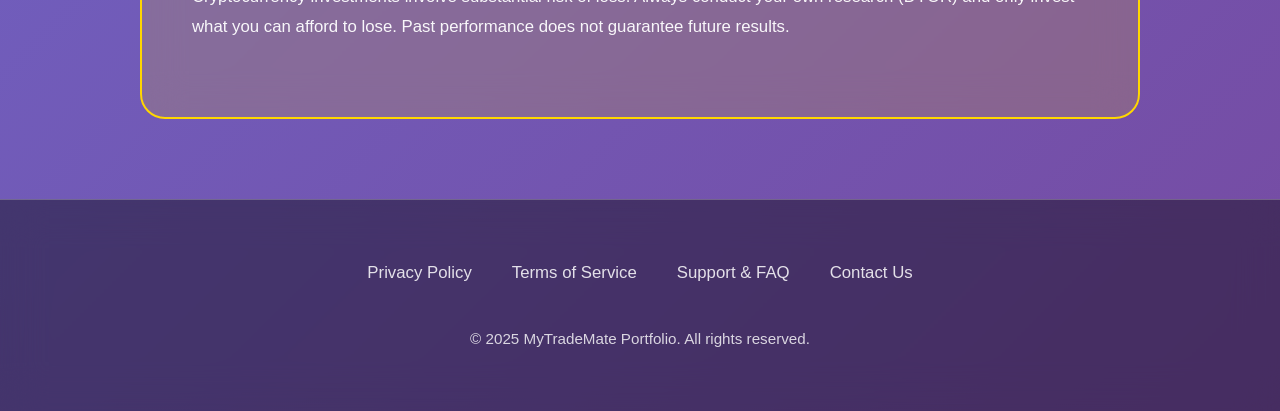
<file: website/index-old-backup.html>
<!DOCTYPE html>
<html lang="en">
<head>
    <meta charset="UTF-8">
    <meta name="viewport" content="width=device-width, initial-scale=1.0">
    <meta name="tiktok-developers-site-verification" content="Luy8rzll7pFtcSYKHuachTHf6kLrsYoX">
    <title>MyTradeMate Portfolio - AI-Powered Crypto Portfolio Tracker</title>
    <meta name="description" content="Track your crypto portfolio with AI-powered market insights. Educational bearish/bullish analysis to help you understand market trends and make informed decisions.">
    <meta name="keywords" content="crypto portfolio tracker, portfolio tracking, cryptocurrency monitor, AI crypto insights, educational crypto analysis, bearish bullish analysis">
    <style>
        * {
            margin: 0;
            padding: 0;
            box-sizing: border-box;
        }

        :root {
            --primary-gradient: linear-gradient(135deg, #667eea 0%, #764ba2 100%);
            --gold: #FFD700;
            --gold-gradient: linear-gradient(135deg, #FFD700 0%, #FFA500 100%);
            --card-glass: rgba(255, 255, 255, 0.15);
            --card-border: rgba(255, 255, 255, 0.25);
            --text-primary: #ffffff;
            --text-secondary: rgba(255, 255, 255, 0.85);
            --shadow-glow: 0 10px 40px rgba(255, 215, 0, 0.4);
        }

        body {
            font-family: -apple-system, BlinkMacSystemFont, 'Segoe UI', Roboto, 'Helvetica Neue', Arial, sans-serif;
            background: var(--primary-gradient);
            color: var(--text-primary);
            overflow-x: hidden;
            line-height: 1.6;
        }

        /* Hero Section */
        .hero {
            min-height: 100vh;
            display: flex;
            flex-direction: column;
            align-items: center;
            justify-content: center;
            text-align: center;
            padding: 60px 20px;
            position: relative;
        }

        .robot-icon {
            font-size: 100px;
            margin-bottom: 30px;
            animation: float 3s ease-in-out infinite;
            filter: drop-shadow(0 10px 30px rgba(0, 0, 0, 0.3));
        }

        @keyframes float {
            0%, 100% { transform: translateY(0px); }
            50% { transform: translateY(-20px); }
        }

        .hero h1 {
            font-size: 4rem;
            font-weight: 800;
            margin-bottom: 20px;
            background: linear-gradient(to right, #fff, #f0f0f0);
            -webkit-background-clip: text;
            -webkit-text-fill-color: transparent;
            text-shadow: 0 0 30px rgba(255, 255, 255, 0.3);
        }

        .hero .tagline {
            font-size: 1.8rem;
            margin-bottom: 15px;
            opacity: 0.95;
            font-weight: 600;
        }

        .hero .subtitle {
            font-size: 1.2rem;
            opacity: 0.85;
            margin-bottom: 50px;
            max-width: 700px;
            line-height: 1.8;
        }

        .badges {
            display: flex;
            flex-wrap: wrap;
            gap: 15px;
            justify-content: center;
            margin-bottom: 60px;
        }

        .badge {
            background: var(--card-glass);
            backdrop-filter: blur(10px);
            border: 1px solid var(--card-border);
            padding: 14px 28px;
            border-radius: 30px;
            font-size: 15px;
            font-weight: 600;
            display: flex;
            align-items: center;
            gap: 10px;
            transition: transform 0.3s, box-shadow 0.3s;
        }

        .badge:hover {
            transform: translateY(-5px);
            box-shadow: 0 10px 30px rgba(255, 255, 255, 0.2);
        }

        /* Waitlist Section */
        .waitlist-section {
            padding: 80px 20px;
            background: rgba(0, 0, 0, 0.3);
            backdrop-filter: blur(20px);
            text-align: center;
        }

        .waitlist-section h2 {
            font-size: 3rem;
            margin-bottom: 30px;
            display: flex;
            align-items: center;
            justify-content: center;
            gap: 15px;
            flex-wrap: wrap;
        }

        .waitlist-subheading {
            font-size: 1.3rem;
            line-height: 1.8;
            max-width: 900px;
            margin: 0 auto 50px;
            opacity: 0.95;
        }

        .waitlist-subheading strong {
            color: var(--gold);
            font-weight: 700;
            font-size: 1.4rem;
        }

        .waitlist-button {
            display: inline-flex;
            align-items: center;
            gap: 12px;
            padding: 25px 70px;
            background: var(--gold-gradient);
            color: #1a1a2e;
            text-decoration: none;
            border-radius: 60px;
            font-weight: 800;
            font-size: 1.5rem;
            transition: transform 0.3s, box-shadow 0.3s;
            box-shadow: var(--shadow-glow);
            animation: pulse-glow 2s ease-in-out infinite;
            border: none;
            cursor: pointer;
        }

        .waitlist-button:hover {
            transform: translateY(-8px) scale(1.05);
            box-shadow: 0 20px 60px rgba(255, 215, 0, 0.6);
        }

        @keyframes pulse-glow {
            0%, 100% {
                box-shadow: 0 10px 40px rgba(255, 215, 0, 0.4);
            }
            50% {
                box-shadow: 0 15px 50px rgba(255, 215, 0, 0.6);
            }
        }

        .waitlist-notice {
            margin-top: 30px;
            font-size: 1.1rem;
            font-weight: 600;
            color: var(--gold);
            animation: fade-pulse 3s ease-in-out infinite;
        }

        @keyframes fade-pulse {
            0%, 100% { opacity: 0.7; }
            50% { opacity: 1; }
        }

        /* Features Section */
        .features-section {
            padding: 100px 20px;
            max-width: 1400px;
            margin: 0 auto;
        }

        .section-title {
            font-size: 3rem;
            font-weight: 800;
            text-align: center;
            margin-bottom: 70px;
            background: linear-gradient(to right, #fff, #f0f0f0);
            -webkit-background-clip: text;
            -webkit-text-fill-color: transparent;
        }

        .features-grid {
            display: grid;
            grid-template-columns: repeat(auto-fit, minmax(350px, 1fr));
            gap: 40px;
        }

        .feature-card {
            background: var(--card-glass);
            backdrop-filter: blur(20px);
            border: 1px solid var(--card-border);
            border-radius: 25px;
            padding: 50px 40px;
            text-align: center;
            transition: transform 0.3s, box-shadow 0.3s, border-color 0.3s;
        }

        .feature-card:hover {
            transform: translateY(-15px);
            box-shadow: 0 25px 70px rgba(0, 0, 0, 0.4);
            border-color: var(--gold);
        }

        .feature-icon {
            font-size: 70px;
            margin-bottom: 25px;
            filter: drop-shadow(0 5px 15px rgba(0, 0, 0, 0.3));
        }

        .feature-title {
            font-size: 1.6rem;
            font-weight: 700;
            margin-bottom: 20px;
        }

        .feature-desc {
            font-size: 1.05rem;
            opacity: 0.9;
            line-height: 1.7;
        }

        /* Disclaimer Section */
        .disclaimer {
            max-width: 1000px;
            margin: 80px auto;
            padding: 50px;
            background: rgba(255, 215, 0, 0.15);
            backdrop-filter: blur(20px);
            border: 2px solid var(--gold);
            border-radius: 25px;
        }

        .disclaimer-title {
            color: var(--gold);
            font-size: 1.6rem;
            font-weight: 700;
            margin-bottom: 25px;
            display: flex;
            align-items: center;
            gap: 12px;
        }

        .disclaimer-section {
            margin-bottom: 25px;
        }

        .disclaimer-section h3 {
            color: var(--gold);
            font-size: 1.2rem;
            margin-bottom: 12px;
            font-weight: 600;
        }

        .disclaimer-text {
            font-size: 1.05rem;
            line-height: 1.8;
            opacity: 0.95;
        }

        /* Footer */
        .footer {
            padding: 60px 20px;
            text-align: center;
            background: rgba(0, 0, 0, 0.4);
            backdrop-filter: blur(20px);
            border-top: 1px solid var(--card-border);
        }

        .footer-links {
            display: flex;
            flex-wrap: wrap;
            gap: 40px;
            justify-content: center;
            margin-bottom: 40px;
        }

        .footer-links a {
            color: var(--text-secondary);
            text-decoration: none;
            font-size: 1.05rem;
            transition: color 0.3s, transform 0.3s;
            display: inline-block;
        }

        .footer-links a:hover {
            color: var(--gold);
            transform: translateY(-3px);
        }

        .footer-copyright {
            opacity: 0.8;
            font-size: 0.95rem;
        }

        /* Responsive Design */
        @media (max-width: 1024px) {
            .hero h1 { font-size: 3rem; }
            .hero .tagline { font-size: 1.5rem; }
            .waitlist-section h2 { font-size: 2.5rem; }
            .waitlist-subheading { font-size: 1.1rem; }
        }

        @media (max-width: 768px) {
            .hero h1 { font-size: 2.5rem; }
            .hero .tagline { font-size: 1.3rem; }
            .hero .subtitle { font-size: 1rem; }
            .waitlist-section h2 { font-size: 2rem; }
            .waitlist-subheading { font-size: 1rem; padding: 0 15px; }
            .waitlist-button {
                font-size: 1.2rem;
                padding: 20px 50px;
            }
            .features-grid {
                grid-template-columns: 1fr;
            }
            .section-title { font-size: 2.2rem; }
            .disclaimer { padding: 30px 20px; }
        }

        @media (max-width: 480px) {
            .robot-icon { font-size: 70px; }
            .hero h1 { font-size: 2rem; }
            .waitlist-button {
                font-size: 1.1rem;
                padding: 18px 40px;
            }
        }
    </style>
</head>
<body>
    <!-- Hero Section -->
    <section class="hero">
        <div class="robot-icon">🤖</div>
        <h1>MyTradeMate Portfolio</h1>
        <p class="tagline">AI-Powered Crypto Portfolio Tracker</p>
        <p class="subtitle">Track your crypto holdings with AI-powered market insights. Educational bearish/bullish analysis to help you understand market trends and make informed decisions.</p>

        <div class="badges">
            <div class="badge">🔒 Bank-Level Security</div>
            <div class="badge">📊 AI Market Insights</div>
            <div class="badge">📚 Educational Tool</div>
            <div class="badge">💼 Real-Time Portfolio</div>
        </div>
    </section>

    <!-- Waitlist Section -->
    <section class="waitlist-section">
        <h2>🚀 Coming Soon! Lock In Your Lifetime Discount.</h2>
        <p class="waitlist-subheading">
            The app is in final Google review. Be one of the first 1000 users to email us and get MyTradeMate for just <strong>€4.99/month</strong> (usually €6.99). <strong>Forever.</strong>
        </p>
        <a href="mailto:mytrademate.app@gmail.com?subject=I%20want%20the%20MyTradeMate%20launch%20discount!&body=Please%20notify%20me%20on%20launch%20day!"
           class="waitlist-button">
            🎁 Lock In My Discount!
        </a>
        <p class="waitlist-notice">✨ Limited to first 1000 users only</p>
    </section>

    <!-- Features Section -->
    <section class="features-section">
        <h2 class="section-title">✨ Powerful Features</h2>

        <div class="features-grid">
            <div class="feature-card">
                <div class="feature-icon">🤖</div>
                <h3 class="feature-title">AI Market Insights</h3>
                <p class="feature-desc">Multi-timeframe bearish/bullish analysis powered by ensemble ML models trained on millions of data points. Educational insights to understand market trends.</p>
            </div>

            <div class="feature-card">
                <div class="feature-icon">💼</div>
                <h3 class="feature-title">Portfolio Tracking</h3>
                <p class="feature-desc">Real-time portfolio valuation, profit/loss tracking, and asset distribution analytics. Read-only Binance API integration keeps your funds secure.</p>
            </div>

            <div class="feature-card">
                <div class="feature-icon">📊</div>
                <h3 class="feature-title">Professional Charts</h3>
                <p class="feature-desc">Candlestick charts with multiple timeframes and 76 technical indicators for deep market analysis and pattern recognition.</p>
            </div>

            <div class="feature-card">
                <div class="feature-icon">🔒</div>
                <h3 class="feature-title">Bank-Level Security</h3>
                <p class="feature-desc">Encrypted API keys, biometric authentication, and zero data collection. Your keys, your crypto. We never access your funds.</p>
            </div>

            <div class="feature-card">
                <div class="feature-icon">📚</div>
                <h3 class="feature-title">Educational Analysis</h3>
                <p class="feature-desc">AI-powered market insights help you understand bearish/bullish trends. For educational purposes only - not financial advice.</p>
            </div>

            <div class="feature-card">
                <div class="feature-icon">📱</div>
                <h3 class="feature-title">Multi-Platform</h3>
                <p class="feature-desc">Available on Android (coming to iOS soon). Clean, modern interface optimized for portfolio tracking and market analysis.</p>
            </div>
        </div>
    </section>

    <!-- Disclaimer Section -->
    <div class="disclaimer">
        <div class="disclaimer-title">⚠️ Educational Purpose Only - Not Financial Advice</div>

        <div class="disclaimer-section">
            <h3>📚 Educational Tool</h3>
            <p class="disclaimer-text">
                MyTradeMate Portfolio is designed as an educational tool for portfolio tracking and market analysis. All AI insights are for informational purposes only and do NOT constitute financial, investment, or trading advice.
            </p>
        </div>

        <div class="disclaimer-section">
            <h3>🔒 Read-Only Access</h3>
            <p class="disclaimer-text">
                We connect to Binance via read-only API keys. We can ONLY view your portfolio - we cannot access your funds, execute transactions, or modify your account.
            </p>
        </div>

        <div class="disclaimer-section">
            <h3>⚖️ Do Your Own Research</h3>
            <p class="disclaimer-text">
                Cryptocurrency investments involve substantial risk of loss. Always conduct your own research (DYOR) and only invest what you can afford to lose. Past performance does not guarantee future results.
            </p>
        </div>
    </div>

    <!-- Footer -->
    <footer class="footer">
        <div class="footer-links">
            <a href="privacy.html">Privacy Policy</a>
            <a href="terms.html">Terms of Service</a>
            <a href="support.html">Support & FAQ</a>
            <a href="contact.html">Contact Us</a>
        </div>
        <p class="footer-copyright">© 2025 MyTradeMate Portfolio. All rights reserved.</p>
    </footer>
</body>
</html>
</file>
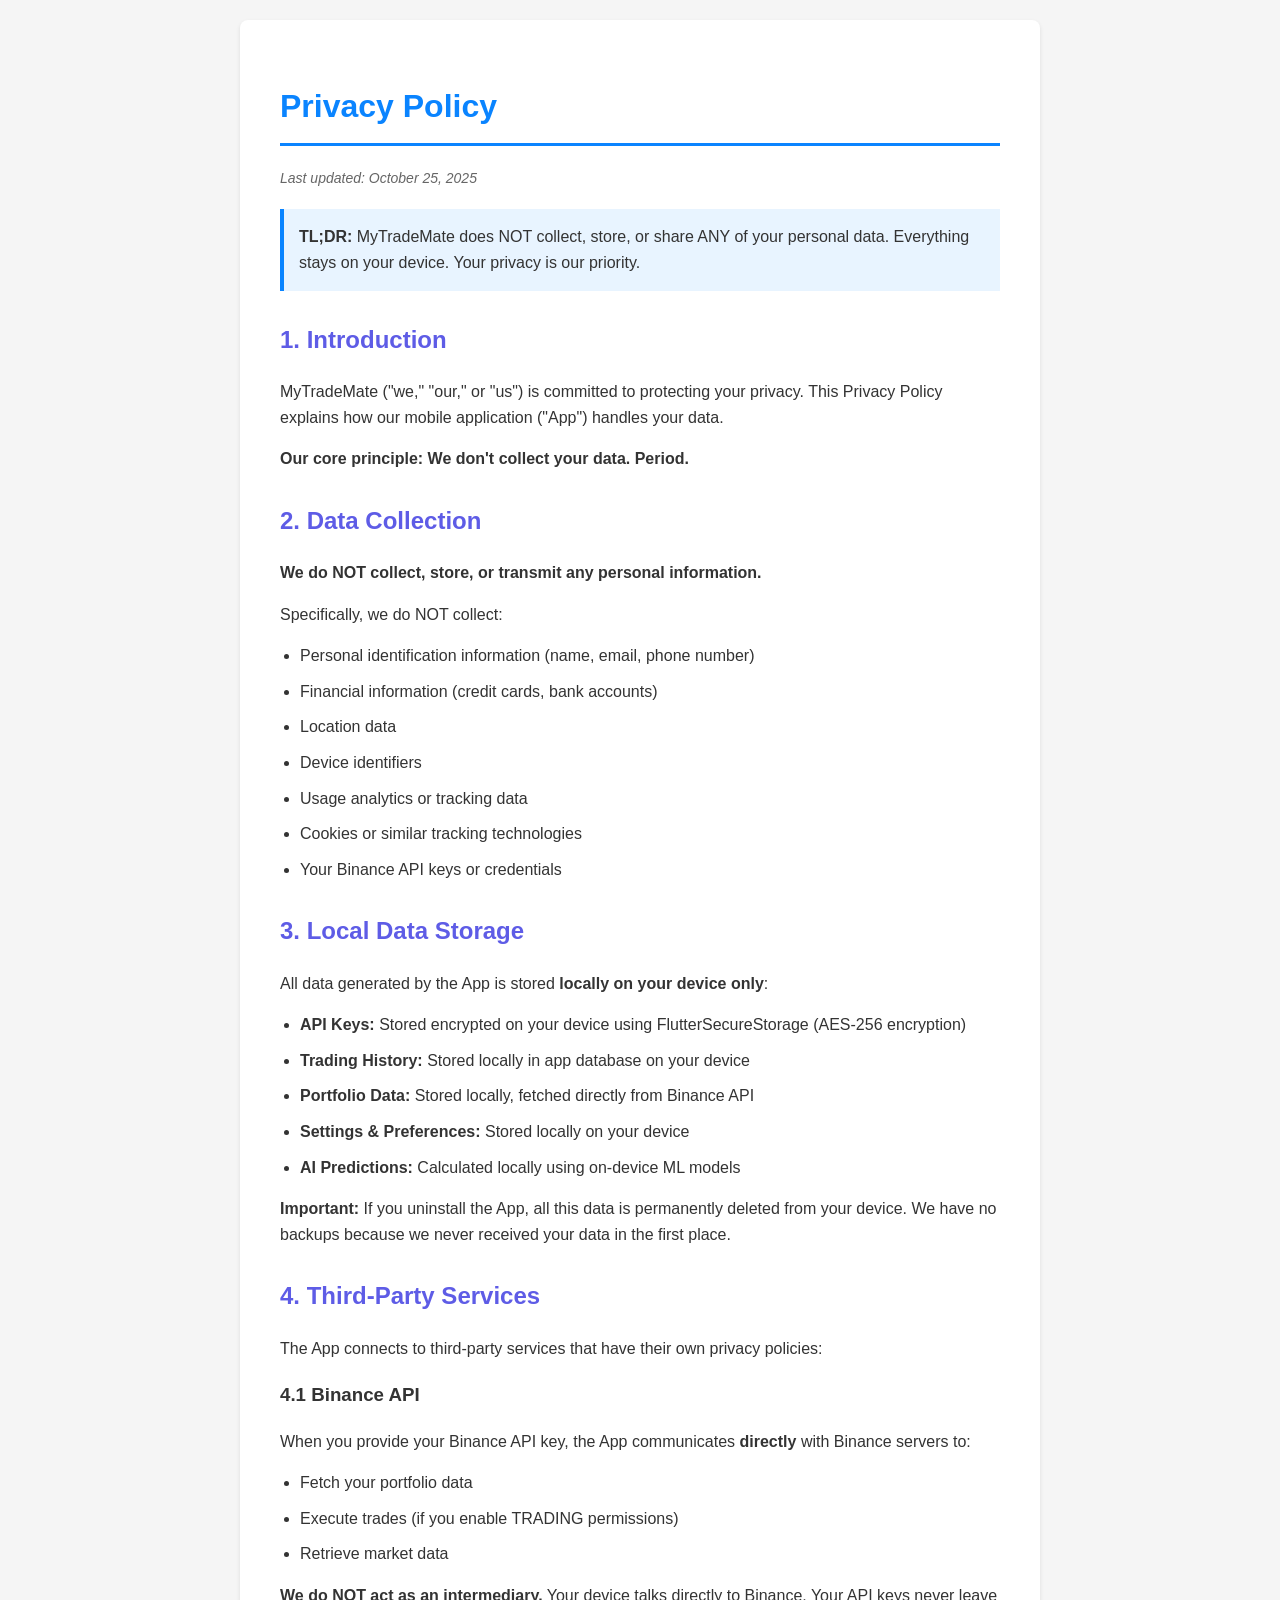
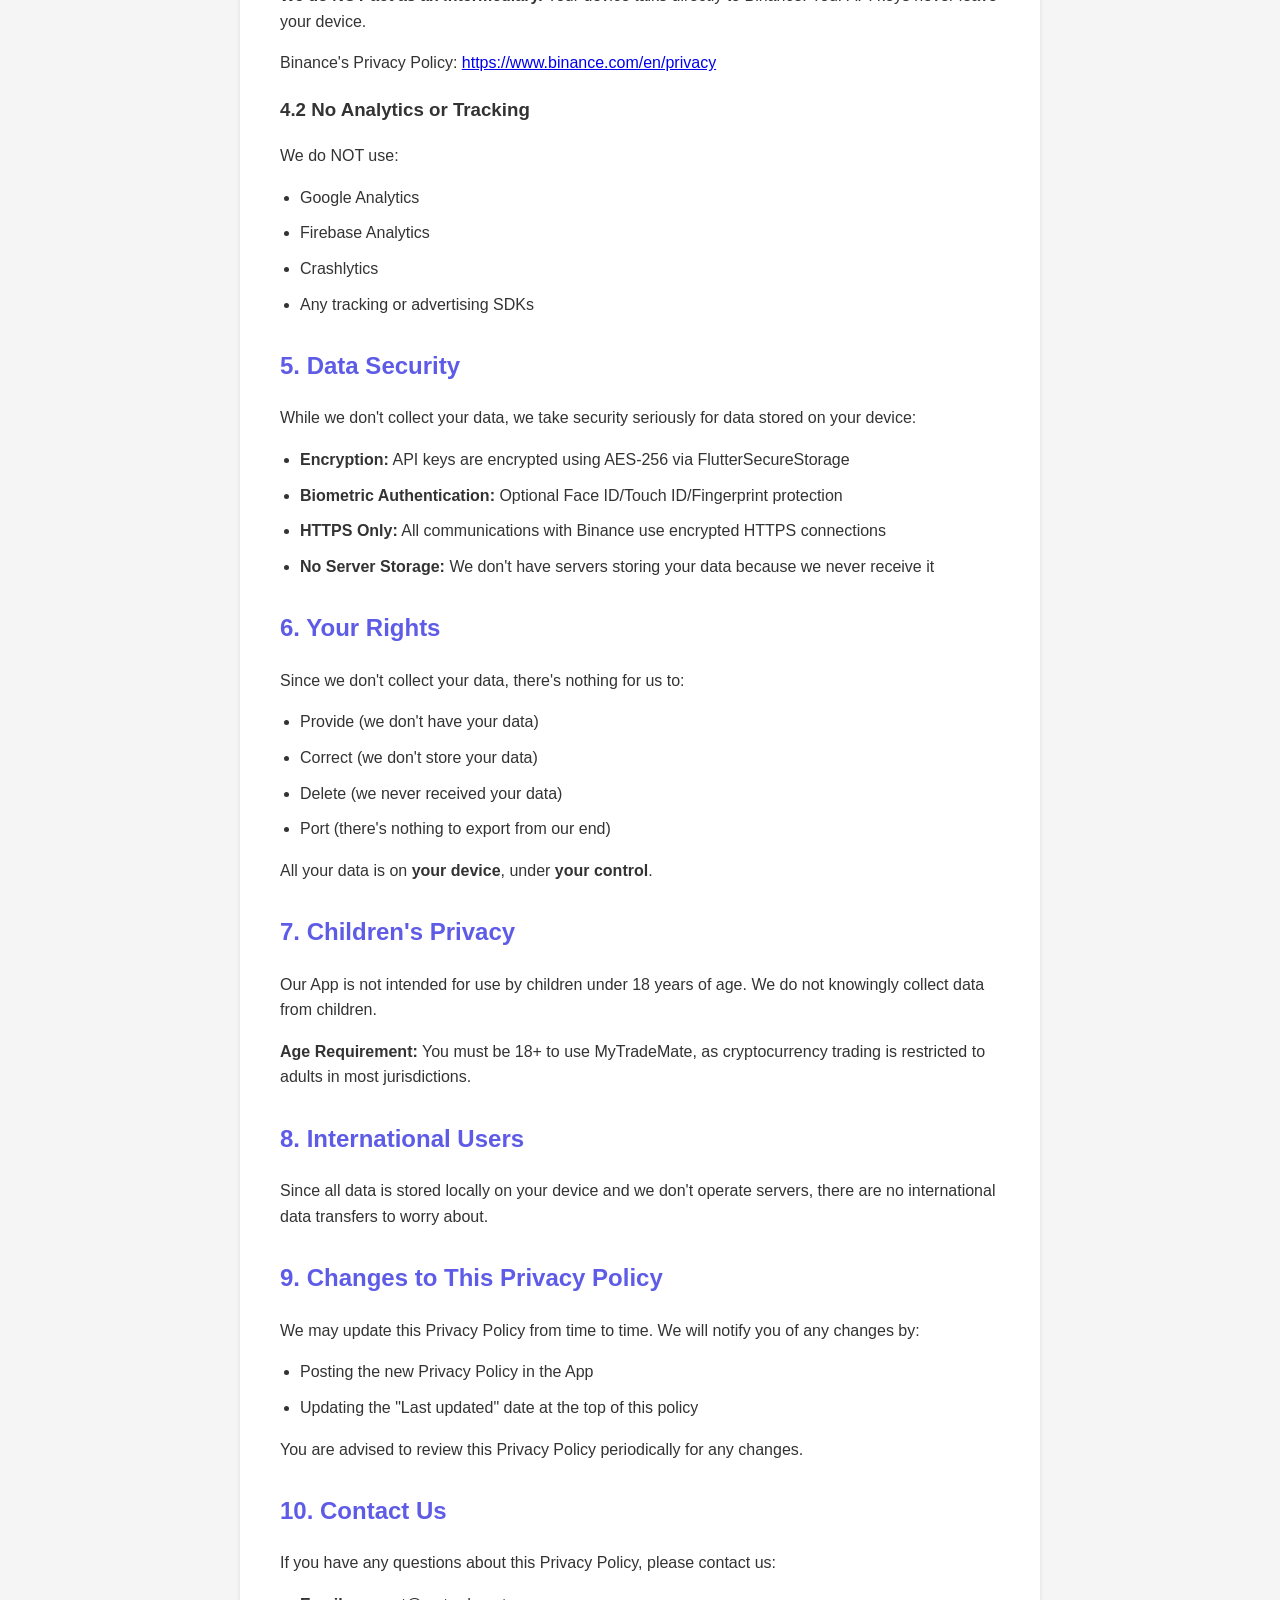
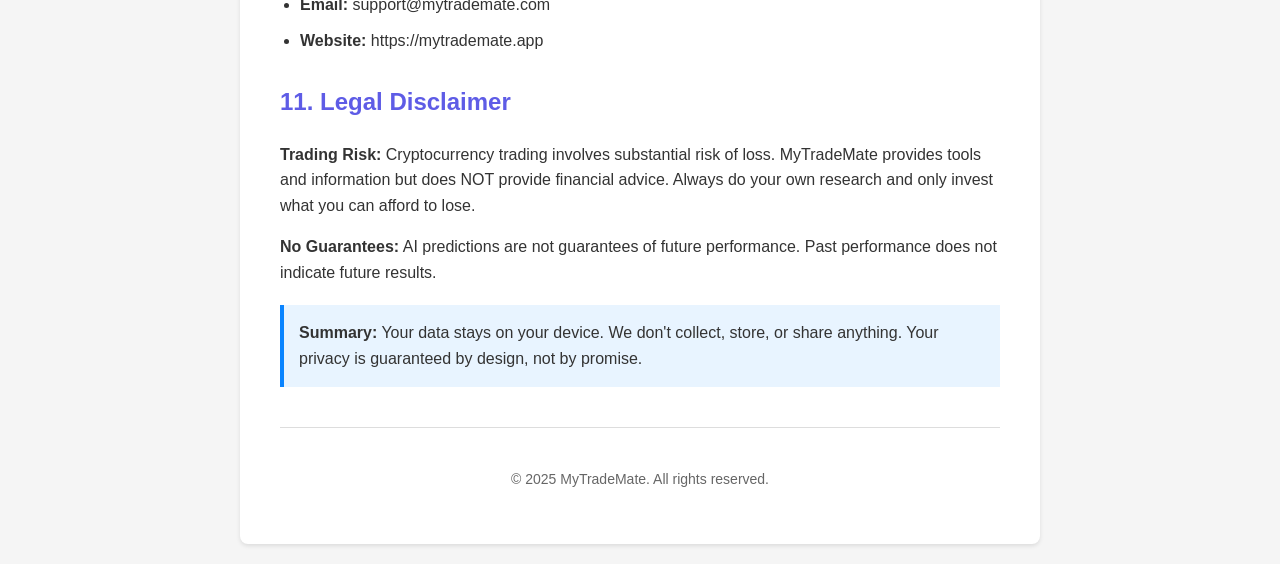
<file: website/privacy-old-backup.html>
<!DOCTYPE html>
<html lang="en">
<head>
    <meta charset="UTF-8">
    <meta name="viewport" content="width=device-width, initial-scale=1.0">
    <title>Privacy Policy - MyTradeMate</title>
    <style>
        body {
            font-family: -apple-system, BlinkMacSystemFont, 'Segoe UI', Roboto, Oxygen, Ubuntu, Cantarell, sans-serif;
            line-height: 1.6;
            color: #333;
            max-width: 800px;
            margin: 0 auto;
            padding: 20px;
            background: #f5f5f5;
        }
        .container {
            background: white;
            padding: 40px;
            border-radius: 8px;
            box-shadow: 0 2px 4px rgba(0,0,0,0.1);
        }
        h1 {
            color: #0A84FF;
            border-bottom: 3px solid #0A84FF;
            padding-bottom: 10px;
        }
        h2 {
            color: #5E5CE6;
            margin-top: 30px;
        }
        .last-updated {
            color: #666;
            font-size: 14px;
            font-style: italic;
        }
        ul {
            padding-left: 20px;
        }
        li {
            margin-bottom: 10px;
        }
        .highlight {
            background: #E8F4FF;
            padding: 15px;
            border-left: 4px solid #0A84FF;
            margin: 20px 0;
        }
    </style>
</head>
<body>
    <div class="container">
        <h1>Privacy Policy</h1>
        <p class="last-updated">Last updated: October 25, 2025</p>

        <div class="highlight">
            <strong>TL;DR:</strong> MyTradeMate does NOT collect, store, or share ANY of your personal data. Everything stays on your device. Your privacy is our priority.
        </div>

        <h2>1. Introduction</h2>
        <p>
            MyTradeMate ("we," "our," or "us") is committed to protecting your privacy. This Privacy Policy explains how our mobile application ("App") handles your data.
        </p>
        <p>
            <strong>Our core principle: We don't collect your data. Period.</strong>
        </p>

        <h2>2. Data Collection</h2>
        <p>
            <strong>We do NOT collect, store, or transmit any personal information.</strong>
        </p>
        <p>
            Specifically, we do NOT collect:
        </p>
        <ul>
            <li>Personal identification information (name, email, phone number)</li>
            <li>Financial information (credit cards, bank accounts)</li>
            <li>Location data</li>
            <li>Device identifiers</li>
            <li>Usage analytics or tracking data</li>
            <li>Cookies or similar tracking technologies</li>
            <li>Your Binance API keys or credentials</li>
        </ul>

        <h2>3. Local Data Storage</h2>
        <p>
            All data generated by the App is stored <strong>locally on your device only</strong>:
        </p>
        <ul>
            <li><strong>API Keys:</strong> Stored encrypted on your device using FlutterSecureStorage (AES-256 encryption)</li>
            <li><strong>Trading History:</strong> Stored locally in app database on your device</li>
            <li><strong>Portfolio Data:</strong> Stored locally, fetched directly from Binance API</li>
            <li><strong>Settings & Preferences:</strong> Stored locally on your device</li>
            <li><strong>AI Predictions:</strong> Calculated locally using on-device ML models</li>
        </ul>
        <p>
            <strong>Important:</strong> If you uninstall the App, all this data is permanently deleted from your device. We have no backups because we never received your data in the first place.
        </p>

        <h2>4. Third-Party Services</h2>
        <p>
            The App connects to third-party services that have their own privacy policies:
        </p>

        <h3>4.1 Binance API</h3>
        <p>
            When you provide your Binance API key, the App communicates <strong>directly</strong> with Binance servers to:
        </p>
        <ul>
            <li>Fetch your portfolio data</li>
            <li>Execute trades (if you enable TRADING permissions)</li>
            <li>Retrieve market data</li>
        </ul>
        <p>
            <strong>We do NOT act as an intermediary.</strong> Your device talks directly to Binance. Your API keys never leave your device.
        </p>
        <p>
            Binance's Privacy Policy: <a href="https://www.binance.com/en/privacy" target="_blank">https://www.binance.com/en/privacy</a>
        </p>

        <h3>4.2 No Analytics or Tracking</h3>
        <p>
            We do NOT use:
        </p>
        <ul>
            <li>Google Analytics</li>
            <li>Firebase Analytics</li>
            <li>Crashlytics</li>
            <li>Any tracking or advertising SDKs</li>
        </ul>

        <h2>5. Data Security</h2>
        <p>
            While we don't collect your data, we take security seriously for data stored on your device:
        </p>
        <ul>
            <li><strong>Encryption:</strong> API keys are encrypted using AES-256 via FlutterSecureStorage</li>
            <li><strong>Biometric Authentication:</strong> Optional Face ID/Touch ID/Fingerprint protection</li>
            <li><strong>HTTPS Only:</strong> All communications with Binance use encrypted HTTPS connections</li>
            <li><strong>No Server Storage:</strong> We don't have servers storing your data because we never receive it</li>
        </ul>

        <h2>6. Your Rights</h2>
        <p>
            Since we don't collect your data, there's nothing for us to:
        </p>
        <ul>
            <li>Provide (we don't have your data)</li>
            <li>Correct (we don't store your data)</li>
            <li>Delete (we never received your data)</li>
            <li>Port (there's nothing to export from our end)</li>
        </ul>
        <p>
            All your data is on <strong>your device</strong>, under <strong>your control</strong>.
        </p>

        <h2>7. Children's Privacy</h2>
        <p>
            Our App is not intended for use by children under 18 years of age. We do not knowingly collect data from children.
        </p>
        <p>
            <strong>Age Requirement:</strong> You must be 18+ to use MyTradeMate, as cryptocurrency trading is restricted to adults in most jurisdictions.
        </p>

        <h2>8. International Users</h2>
        <p>
            Since all data is stored locally on your device and we don't operate servers, there are no international data transfers to worry about.
        </p>

        <h2>9. Changes to This Privacy Policy</h2>
        <p>
            We may update this Privacy Policy from time to time. We will notify you of any changes by:
        </p>
        <ul>
            <li>Posting the new Privacy Policy in the App</li>
            <li>Updating the "Last updated" date at the top of this policy</li>
        </ul>
        <p>
            You are advised to review this Privacy Policy periodically for any changes.
        </p>

        <h2>10. Contact Us</h2>
        <p>
            If you have any questions about this Privacy Policy, please contact us:
        </p>
        <ul>
            <li><strong>Email:</strong> support@mytrademate.com</li>
            <li><strong>Website:</strong> https://mytrademate.app</li>
        </ul>

        <h2>11. Legal Disclaimer</h2>
        <p>
            <strong>Trading Risk:</strong> Cryptocurrency trading involves substantial risk of loss. MyTradeMate provides tools and information but does NOT provide financial advice. Always do your own research and only invest what you can afford to lose.
        </p>
        <p>
            <strong>No Guarantees:</strong> AI predictions are not guarantees of future performance. Past performance does not indicate future results.
        </p>

        <div class="highlight">
            <strong>Summary:</strong> Your data stays on your device. We don't collect, store, or share anything. Your privacy is guaranteed by design, not by promise.
        </div>

        <hr style="margin: 40px 0; border: none; border-top: 1px solid #ddd;">

        <p style="text-align: center; color: #666; font-size: 14px;">
            © 2025 MyTradeMate. All rights reserved.
        </p>
    </div>
</body>
</html>
</file>
<file: docs/styles.css>
/* ===================================
   MyTradeMate Website Styles
   Modern, Dark Theme with Purple/Blue Primary
   Mobile-First Responsive Design
   =================================== */

/* ===================================
   CSS Variables & Reset
   =================================== */
:root {
    /* Colors */
    --primary: #6366F1;
    --primary-hover: #5558E3;
    --primary-light: rgba(99, 102, 241, 0.1);
    --secondary: #F59E0B;
    --secondary-hover: #D97706;
    --success: #10B981;
    --danger: #EF4444;
    --warning: #F59E0B;

    /* Backgrounds */
    --bg-primary: #0F172A;
    --bg-secondary: #1E293B;
    --bg-tertiary: #334155;
    --bg-card: #1E293B;
    --bg-card-hover: #2D3B52;

    /* Text Colors */
    --text-primary: #FFFFFF;
    --text-secondary: #94A3B8;
    --text-muted: #64748B;

    /* Borders */
    --border-color: #334155;
    --border-radius: 12px;
    --border-radius-lg: 16px;
    --border-radius-sm: 8px;

    /* Spacing */
    --spacing-xs: 0.5rem;
    --spacing-sm: 1rem;
    --spacing-md: 1.5rem;
    --spacing-lg: 2rem;
    --spacing-xl: 3rem;
    --spacing-2xl: 4rem;

    /* Typography */
    --font-base: -apple-system, BlinkMacSystemFont, 'Segoe UI', 'Inter', 'Roboto', 'Helvetica Neue', Arial, sans-serif;
    --font-mono: 'SF Mono', 'Monaco', 'Cascadia Code', 'Courier New', monospace;

    /* Shadows */
    --shadow-sm: 0 1px 2px rgba(0, 0, 0, 0.1);
    --shadow-md: 0 4px 6px rgba(0, 0, 0, 0.2);
    --shadow-lg: 0 10px 15px rgba(0, 0, 0, 0.3);
    --shadow-xl: 0 20px 25px rgba(0, 0, 0, 0.4);

    /* Transitions */
    --transition: all 0.3s cubic-bezier(0.4, 0, 0.2, 1);
}

* {
    margin: 0;
    padding: 0;
    box-sizing: border-box;
}

html {
    scroll-behavior: smooth;
    font-size: 16px;
}

body {
    font-family: var(--font-base);
    background: var(--bg-primary);
    color: var(--text-primary);
    line-height: 1.6;
    -webkit-font-smoothing: antialiased;
    -moz-osx-font-smoothing: grayscale;
}

/* ===================================
   Typography
   =================================== */
h1, h2, h3, h4, h5, h6 {
    font-weight: 700;
    line-height: 1.2;
    margin-bottom: var(--spacing-sm);
}

h1 { font-size: 2.5rem; }
h2 { font-size: 2rem; }
h3 { font-size: 1.5rem; }
h4 { font-size: 1.25rem; }
h5 { font-size: 1.125rem; }
h6 { font-size: 1rem; }

p {
    margin-bottom: var(--spacing-sm);
}

a {
    color: var(--primary);
    text-decoration: none;
    transition: var(--transition);
}

a:hover {
    color: var(--primary-hover);
}

ul, ol {
    list-style-position: inside;
    margin-bottom: var(--spacing-sm);
}

strong {
    font-weight: 600;
}

code {
    font-family: var(--font-mono);
    background: var(--bg-tertiary);
    padding: 0.2rem 0.4rem;
    border-radius: 4px;
    font-size: 0.9em;
}

/* ===================================
   Layout & Container
   =================================== */
.container {
    max-width: 1200px;
    margin: 0 auto;
    padding: 0 var(--spacing-md);
}

.section {
    padding: var(--spacing-2xl) 0;
}

.section-dark {
    background: var(--bg-secondary);
}

.section-cta {
    background: linear-gradient(135deg, var(--primary) 0%, #4F46E5 100%);
}

/* ===================================
   Header & Navigation
   =================================== */
.header {
    position: sticky;
    top: 0;
    z-index: 1000;
    background: rgba(15, 23, 42, 0.9);
    backdrop-filter: blur(12px);
    border-bottom: 1px solid var(--border-color);
    padding: var(--spacing-sm) 0;
}

.nav {
    display: flex;
    justify-content: space-between;
    align-items: center;
}

.logo {
    display: flex;
    align-items: center;
    gap: 0.5rem;
    font-size: 1.25rem;
    font-weight: 700;
    color: var(--text-primary);
}

.logo-icon {
    font-size: 1.5rem;
}

.nav-links {
    display: flex;
    gap: var(--spacing-md);
    align-items: center;
    list-style: none;
}

.nav-links a {
    color: var(--text-secondary);
    font-weight: 500;
    transition: var(--transition);
}

.nav-links a:hover {
    color: var(--text-primary);
}

.mobile-menu-toggle {
    display: none;
    flex-direction: column;
    gap: 4px;
    background: none;
    border: none;
    cursor: pointer;
    padding: var(--spacing-xs);
}

.mobile-menu-toggle span {
    display: block;
    width: 24px;
    height: 2px;
    background: var(--text-primary);
    transition: var(--transition);
}

/* ===================================
   Hero Section
   =================================== */
.hero {
    padding: var(--spacing-2xl) 0;
    text-align: center;
    background: linear-gradient(180deg, var(--bg-primary) 0%, var(--bg-secondary) 100%);
}

.hero-secondary {
    padding: var(--spacing-xl) 0;
}

.hero-badge {
    display: flex;
    justify-content: center;
    gap: var(--spacing-sm);
    margin-bottom: var(--spacing-md);
    flex-wrap: wrap;
}

.hero-title {
    font-size: 3rem;
    line-height: 1.1;
    margin-bottom: var(--spacing-md);
}

.text-gradient {
    background: linear-gradient(135deg, var(--primary) 0%, var(--secondary) 100%);
    -webkit-background-clip: text;
    -webkit-text-fill-color: transparent;
    background-clip: text;
}

.hero-description {
    font-size: 1.25rem;
    color: var(--text-secondary);
    max-width: 700px;
    margin: 0 auto var(--spacing-lg);
}

.hero-cta {
    display: flex;
    gap: var(--spacing-md);
    justify-content: center;
    margin-bottom: var(--spacing-lg);
    flex-wrap: wrap;
}

.hero-trust {
    display: flex;
    gap: var(--spacing-lg);
    justify-content: center;
    flex-wrap: wrap;
}

.trust-item {
    display: flex;
    align-items: center;
    gap: 0.5rem;
    color: var(--text-secondary);
}

.trust-icon {
    font-size: 1.5rem;
}

/* ===================================
   Badges
   =================================== */
.badge {
    display: inline-block;
    padding: 0.5rem 1rem;
    border-radius: var(--border-radius-sm);
    font-size: 0.875rem;
    font-weight: 600;
}

.badge-primary {
    background: var(--primary-light);
    color: var(--primary);
    border: 1px solid var(--primary);
}

.badge-success {
    background: rgba(16, 185, 129, 0.1);
    color: var(--success);
    border: 1px solid var(--success);
}

/* ===================================
   Buttons
   =================================== */
.btn {
    display: inline-flex;
    align-items: center;
    justify-content: center;
    padding: 0.75rem 1.5rem;
    border-radius: var(--border-radius-sm);
    font-weight: 600;
    font-size: 1rem;
    transition: var(--transition);
    cursor: pointer;
    border: none;
    text-align: center;
    white-space: nowrap;
}

.btn-primary {
    background: var(--secondary);
    color: #000;
    box-shadow: var(--shadow-md);
}

.btn-primary:hover {
    background: var(--secondary-hover);
    transform: translateY(-2px);
    box-shadow: var(--shadow-lg);
    color: #000;
}

.btn-secondary {
    background: var(--primary);
    color: var(--text-primary);
}

.btn-secondary:hover {
    background: var(--primary-hover);
    color: var(--text-primary);
}

.btn-outline {
    background: transparent;
    color: var(--text-primary);
    border: 2px solid var(--border-color);
}

.btn-outline:hover {
    border-color: var(--primary);
    background: var(--primary-light);
    color: var(--text-primary);
}

.btn-lg {
    padding: 1rem 2rem;
    font-size: 1.125rem;
    flex-direction: column;
    gap: 0.25rem;
}

.btn-sm {
    padding: 0.5rem 1rem;
    font-size: 0.875rem;
}

.btn-block {
    width: 100%;
}

.btn-subtext {
    font-size: 0.75rem;
    font-weight: 400;
    opacity: 0.8;
}

/* ===================================
   Section Headers
   =================================== */
.section-header {
    text-align: center;
    max-width: 800px;
    margin: 0 auto var(--spacing-xl);
}

.section-title {
    font-size: 2.5rem;
    margin-bottom: var(--spacing-sm);
}

.section-description {
    font-size: 1.125rem;
    color: var(--text-secondary);
}

/* ===================================
   Feature Cards
   =================================== */
.features-grid {
    display: grid;
    grid-template-columns: repeat(auto-fit, minmax(280px, 1fr));
    gap: var(--spacing-lg);
}

.feature-card {
    background: var(--bg-card);
    border: 1px solid var(--border-color);
    border-radius: var(--border-radius-lg);
    padding: var(--spacing-lg);
    transition: var(--transition);
}

.feature-card:hover {
    transform: translateY(-4px);
    border-color: var(--primary);
    box-shadow: var(--shadow-lg);
}

.feature-card-highlight {
    background: linear-gradient(135deg, rgba(99, 102, 241, 0.1) 0%, rgba(99, 102, 241, 0.05) 100%);
    border-color: var(--primary);
}

.feature-icon {
    font-size: 3rem;
    margin-bottom: var(--spacing-md);
}

.feature-title {
    font-size: 1.5rem;
    margin-bottom: var(--spacing-sm);
}

.feature-description {
    color: var(--text-secondary);
    margin-bottom: var(--spacing-md);
}

.feature-list {
    list-style: none;
}

.feature-list li {
    padding: 0.5rem 0;
    padding-left: 1.5rem;
    position: relative;
    color: var(--text-secondary);
}

.feature-list li::before {
    content: "✓";
    position: absolute;
    left: 0;
    color: var(--success);
    font-weight: bold;
}

/* ===================================
   Comparison Table
   =================================== */
.comparison-table-wrapper {
    overflow-x: auto;
    margin-bottom: var(--spacing-lg);
}

.comparison-table {
    width: 100%;
    border-collapse: collapse;
    background: var(--bg-card);
    border-radius: var(--border-radius-lg);
    overflow: hidden;
}

.comparison-table thead {
    background: var(--bg-tertiary);
}

.comparison-table th,
.comparison-table td {
    padding: var(--spacing-md);
    text-align: left;
    border-bottom: 1px solid var(--border-color);
}

.comparison-table th {
    font-weight: 600;
}

.highlight-col {
    background: rgba(99, 102, 241, 0.05);
    border-left: 2px solid var(--primary);
    border-right: 2px solid var(--primary);
}

.table-logo {
    display: flex;
    align-items: center;
    gap: 0.5rem;
    font-weight: 700;
}

.check {
    color: var(--success);
    font-size: 1.25rem;
    margin-right: 0.5rem;
}

.cross {
    color: var(--danger);
    font-size: 1.25rem;
    margin-right: 0.5rem;
}

.warning {
    color: var(--warning);
    font-size: 1.25rem;
    margin-right: 0.5rem;
}

.comparison-note {
    text-align: center;
    padding: var(--spacing-md);
    background: var(--bg-tertiary);
    border-radius: var(--border-radius-sm);
    color: var(--text-secondary);
}

/* ===================================
   Tech Specs
   =================================== */
.tech-specs-card {
    background: var(--bg-card);
    border: 1px solid var(--border-color);
    border-radius: var(--border-radius-lg);
    padding: var(--spacing-lg);
}

.tech-specs-header {
    display: flex;
    justify-content: space-between;
    align-items: center;
    margin-bottom: var(--spacing-lg);
    flex-wrap: wrap;
    gap: var(--spacing-sm);
}

.tech-specs-grid {
    display: grid;
    grid-template-columns: repeat(auto-fit, minmax(200px, 1fr));
    gap: var(--spacing-lg);
}

.tech-spec {
    display: flex;
    flex-direction: column;
    gap: 0.25rem;
}

.tech-label {
    font-size: 0.875rem;
    color: var(--text-muted);
    text-transform: uppercase;
    letter-spacing: 0.05em;
}

.tech-value {
    font-size: 1.5rem;
    font-weight: 700;
    color: var(--primary);
}

.tech-detail {
    font-size: 0.875rem;
    color: var(--text-secondary);
}

/* ===================================
   Pricing Cards
   =================================== */
.pricing-grid {
    display: grid;
    grid-template-columns: repeat(auto-fit, minmax(300px, 1fr));
    gap: var(--spacing-lg);
    max-width: 900px;
    margin: 0 auto;
}

.pricing-card {
    background: var(--bg-card);
    border: 1px solid var(--border-color);
    border-radius: var(--border-radius-lg);
    padding: var(--spacing-lg);
    position: relative;
}

.pricing-card-featured {
    border-color: var(--secondary);
    box-shadow: 0 0 30px rgba(245, 158, 11, 0.3);
    transform: scale(1.05);
}

.pricing-badge {
    position: absolute;
    top: -12px;
    right: var(--spacing-md);
    background: var(--secondary);
    color: #000;
    padding: 0.5rem 1rem;
    border-radius: var(--border-radius-sm);
    font-weight: 700;
    font-size: 0.875rem;
}

.pricing-header {
    text-align: center;
    margin-bottom: var(--spacing-md);
}

.pricing-title {
    font-size: 1.75rem;
}

.pricing-subtitle {
    color: var(--text-secondary);
    font-size: 0.875rem;
}

.pricing-price {
    text-align: center;
    margin-bottom: var(--spacing-md);
}

.price-currency {
    font-size: 1.5rem;
    vertical-align: super;
}

.price-amount {
    font-size: 3.5rem;
    font-weight: 700;
    color: var(--secondary);
}

.price-period {
    font-size: 1.25rem;
    color: var(--text-secondary);
}

.pricing-lock {
    text-align: center;
    padding: var(--spacing-sm);
    background: rgba(245, 158, 11, 0.1);
    border-radius: var(--border-radius-sm);
    margin-bottom: var(--spacing-md);
}

.pricing-lock-regular {
    background: var(--bg-tertiary);
}

.lock-icon {
    font-size: 1.25rem;
    margin-right: 0.5rem;
}

.lock-text {
    font-weight: 600;
    color: var(--secondary);
}

.pricing-features {
    list-style: none;
    margin-bottom: var(--spacing-lg);
}

.pricing-features li {
    padding: 0.5rem 0;
    display: flex;
    align-items: center;
    gap: 0.5rem;
}

.pricing-note {
    text-align: center;
    font-size: 0.875rem;
    color: var(--text-muted);
    margin-top: var(--spacing-md);
}

.pricing-faq {
    text-align: center;
    margin-top: var(--spacing-xl);
    padding: var(--spacing-lg);
    background: var(--bg-tertiary);
    border-radius: var(--border-radius-sm);
}

/* ===================================
   FAQ
   =================================== */
.faq-grid {
    max-width: 900px;
    margin: 0 auto;
}

.faq-item {
    background: var(--bg-card);
    border: 1px solid var(--border-color);
    border-radius: var(--border-radius-sm);
    margin-bottom: var(--spacing-sm);
    overflow: hidden;
}

.faq-question {
    width: 100%;
    background: none;
    border: none;
    padding: var(--spacing-md);
    text-align: left;
    font-size: 1.125rem;
    font-weight: 600;
    color: var(--text-primary);
    cursor: pointer;
    display: flex;
    justify-content: space-between;
    align-items: center;
    transition: var(--transition);
}

.faq-question:hover {
    background: var(--bg-card-hover);
}

.faq-icon {
    font-size: 1.5rem;
    transition: var(--transition);
    color: var(--primary);
}

.faq-item.active .faq-icon {
    transform: rotate(45deg);
}

.faq-answer {
    max-height: 0;
    overflow: hidden;
    transition: max-height 0.3s ease;
}

.faq-item.active .faq-answer {
    max-height: 1000px;
}

.faq-answer p {
    padding: 0 var(--spacing-md) var(--spacing-md);
    color: var(--text-secondary);
    line-height: 1.8;
}

/* ===================================
   Waitlist Section
   =================================== */
.waitlist-card {
    background: rgba(255, 255, 255, 0.05);
    border-radius: var(--border-radius-lg);
    padding: var(--spacing-xl);
    text-align: center;
    backdrop-filter: blur(10px);
}

.waitlist-title {
    font-size: 2.5rem;
    margin-bottom: var(--spacing-md);
}

.waitlist-description {
    font-size: 1.25rem;
    margin-bottom: var(--spacing-lg);
    opacity: 0.9;
}

.waitlist-features {
    display: flex;
    justify-content: center;
    gap: var(--spacing-lg);
    margin-bottom: var(--spacing-lg);
    flex-wrap: wrap;
}

.waitlist-feature {
    display: flex;
    align-items: center;
    gap: 0.5rem;
}

.waitlist-note {
    font-size: 0.875rem;
    opacity: 0.8;
    margin-top: var(--spacing-md);
}

.waitlist-visual {
    display: flex;
    justify-content: center;
    gap: var(--spacing-xl);
    margin-top: var(--spacing-xl);
    flex-wrap: wrap;
}

.visual-stat {
    display: flex;
    flex-direction: column;
    align-items: center;
}

.visual-number {
    font-size: 3rem;
    font-weight: 700;
    color: var(--secondary);
}

.visual-label {
    font-size: 0.875rem;
    opacity: 0.8;
    text-transform: uppercase;
    letter-spacing: 0.05em;
}

/* ===================================
   Footer
   =================================== */
.footer {
    background: var(--bg-secondary);
    border-top: 1px solid var(--border-color);
    padding: var(--spacing-xl) 0 var(--spacing-md);
}

.footer-grid {
    display: grid;
    grid-template-columns: repeat(auto-fit, minmax(200px, 1fr));
    gap: var(--spacing-xl);
    margin-bottom: var(--spacing-xl);
}

.footer-logo {
    display: flex;
    align-items: center;
    gap: 0.5rem;
    font-size: 1.25rem;
    font-weight: 700;
    margin-bottom: var(--spacing-sm);
}

.footer-description {
    color: var(--text-secondary);
    margin-bottom: var(--spacing-md);
}

.footer-social {
    display: flex;
    gap: var(--spacing-sm);
}

.footer-social a {
    display: flex;
    align-items: center;
    justify-content: center;
    width: 40px;
    height: 40px;
    background: var(--bg-tertiary);
    border-radius: 50%;
    color: var(--text-secondary);
    transition: var(--transition);
}

.footer-social a:hover {
    background: var(--primary);
    color: var(--text-primary);
    transform: translateY(-2px);
}

.footer-title {
    font-size: 1rem;
    margin-bottom: var(--spacing-sm);
    color: var(--text-primary);
}

.footer-links {
    list-style: none;
}

.footer-links li {
    margin-bottom: 0.5rem;
}

.footer-links a {
    color: var(--text-secondary);
    transition: var(--transition);
}

.footer-links a:hover {
    color: var(--text-primary);
}

.footer-bottom {
    padding-top: var(--spacing-lg);
    border-top: 1px solid var(--border-color);
    text-align: center;
}

.footer-copyright {
    color: var(--text-secondary);
    font-size: 0.875rem;
    margin-bottom: var(--spacing-sm);
}

.footer-disclaimer {
    color: var(--text-muted);
    font-size: 0.75rem;
}

/* ===================================
   Legal Pages
   =================================== */
.legal-page {
    padding: var(--spacing-xl) 0;
}

.legal-content {
    max-width: 800px;
    margin: 0 auto;
}

.legal-header {
    text-align: center;
    margin-bottom: var(--spacing-xl);
}

.legal-header h1 {
    font-size: 2.5rem;
    margin-bottom: var(--spacing-sm);
}

.legal-meta {
    color: var(--text-muted);
    font-size: 0.875rem;
}

.legal-intro {
    margin-bottom: var(--spacing-xl);
}

.lead {
    font-size: 1.25rem;
    color: var(--text-secondary);
    line-height: 1.8;
}

.legal-section {
    margin-bottom: var(--spacing-xl);
}

.legal-section h2 {
    font-size: 1.75rem;
    margin-top: var(--spacing-xl);
    margin-bottom: var(--spacing-md);
    color: var(--primary);
}

.legal-section h3 {
    font-size: 1.25rem;
    margin-top: var(--spacing-lg);
    margin-bottom: var(--spacing-sm);
}

.legal-section ul,
.legal-section ol {
    list-style-position: outside;
    padding-left: var(--spacing-lg);
    margin-bottom: var(--spacing-md);
}

.legal-section li {
    margin-bottom: 0.5rem;
    color: var(--text-secondary);
}

.highlight-box {
    background: var(--primary-light);
    border-left: 4px solid var(--primary);
    padding: var(--spacing-md);
    border-radius: var(--border-radius-sm);
    margin: var(--spacing-lg) 0;
}

.warning-box {
    background: rgba(239, 68, 68, 0.1);
    border-left: 4px solid var(--danger);
}

.contact-box {
    background: var(--bg-card);
    padding: var(--spacing-md);
    border-radius: var(--border-radius-sm);
    margin: var(--spacing-md) 0;
}

.legal-footer {
    background: var(--bg-tertiary);
    padding: var(--spacing-md);
    border-radius: var(--border-radius-sm);
    margin: var(--spacing-xl) 0;
}

.legal-nav {
    display: flex;
    gap: var(--spacing-md);
    justify-content: center;
    margin-top: var(--spacing-xl);
    flex-wrap: wrap;
}

/* ===================================
   How It Works Page
   =================================== */
.how-it-works-grid {
    max-width: 900px;
    margin: 0 auto;
}

.how-step {
    display: flex;
    gap: var(--spacing-lg);
    margin-bottom: var(--spacing-xl);
    position: relative;
}

.how-step::after {
    content: "";
    position: absolute;
    left: 27px;
    top: 60px;
    width: 2px;
    height: calc(100% - 60px);
    background: var(--border-color);
}

.how-step:last-child::after {
    display: none;
}

.step-number {
    flex-shrink: 0;
    width: 56px;
    height: 56px;
    background: var(--primary);
    border-radius: 50%;
    display: flex;
    align-items: center;
    justify-content: center;
    font-size: 1.5rem;
    font-weight: 700;
    color: var(--text-primary);
}

.step-content h3 {
    font-size: 1.5rem;
    margin-bottom: var(--spacing-sm);
}

.step-content p {
    color: var(--text-secondary);
    margin-bottom: var(--spacing-sm);
}

.step-detail {
    background: var(--bg-card);
    padding: var(--spacing-sm);
    border-radius: var(--border-radius-sm);
    border-left: 3px solid var(--primary);
    margin-top: var(--spacing-sm);
}

.ai-models-grid,
.indicators-grid,
.security-grid,
.guarantees-grid {
    display: grid;
    grid-template-columns: repeat(auto-fit, minmax(300px, 1fr));
    gap: var(--spacing-lg);
}

.ai-model-card,
.security-layer,
.guarantee-card {
    background: var(--bg-card);
    border: 1px solid var(--border-color);
    border-radius: var(--border-radius-lg);
    padding: var(--spacing-lg);
}

.model-icon,
.guarantee-icon {
    font-size: 2.5rem;
    margin-bottom: var(--spacing-md);
}

.layer-number {
    display: inline-block;
    background: var(--primary);
    color: var(--text-primary);
    padding: 0.25rem 0.75rem;
    border-radius: var(--border-radius-sm);
    font-weight: 700;
    margin-bottom: var(--spacing-sm);
}

.model-note,
.security-tech {
    font-size: 0.875rem;
    color: var(--text-muted);
    font-style: italic;
    margin-top: var(--spacing-sm);
}

.tech-note {
    background: var(--bg-tertiary);
    padding: var(--spacing-md);
    border-radius: var(--border-radius-sm);
    margin-top: var(--spacing-lg);
    text-align: center;
}

.indicator-category {
    background: var(--bg-card);
    border: 1px solid var(--border-color);
    border-radius: var(--border-radius-lg);
    padding: var(--spacing-lg);
}

.indicator-category h3 {
    margin-bottom: var(--spacing-md);
    color: var(--primary);
}

.indicator-list,
.indicator-simple-list {
    list-style: none;
}

.indicator-group h4 {
    margin-top: var(--spacing-md);
    margin-bottom: var(--spacing-sm);
    color: var(--text-secondary);
    font-size: 1rem;
}

.indicator-footer {
    text-align: center;
    margin-top: var(--spacing-xl);
    padding: var(--spacing-lg);
    background: var(--bg-tertiary);
    border-radius: var(--border-radius-sm);
}

.verification-box {
    background: var(--bg-card);
    border: 2px solid var(--primary);
    border-radius: var(--border-radius-lg);
    padding: var(--spacing-lg);
    margin-top: var(--spacing-xl);
}

.verification-box h3 {
    color: var(--primary);
    margin-bottom: var(--spacing-md);
}

.getting-started-steps {
    display: grid;
    grid-template-columns: repeat(auto-fit, minmax(250px, 1fr));
    gap: var(--spacing-lg);
    margin-bottom: var(--spacing-xl);
}

.getting-started-step {
    text-align: center;
}

.step-icon {
    font-size: 3rem;
    margin-bottom: var(--spacing-sm);
}

.cta-box {
    background: var(--bg-card);
    border: 2px solid var(--primary);
    border-radius: var(--border-radius-lg);
    padding: var(--spacing-xl);
    text-align: center;
    margin-top: var(--spacing-xl);
}

.cta-box h3 {
    font-size: 2rem;
    margin-bottom: var(--spacing-sm);
}

/* ===================================
   Success Page
   =================================== */
.success-hero {
    padding: var(--spacing-2xl) 0;
    text-align: center;
}

.success-content {
    max-width: 900px;
    margin: 0 auto;
}

.success-icon {
    width: 80px;
    height: 80px;
    background: var(--success);
    border-radius: 50%;
    display: flex;
    align-items: center;
    justify-content: center;
    font-size: 3rem;
    margin: 0 auto var(--spacing-md);
    color: white;
}

.success-title {
    font-size: 3rem;
    margin-bottom: var(--spacing-md);
}

.success-message {
    font-size: 1.25rem;
    color: var(--text-secondary);
    max-width: 700px;
    margin: 0 auto var(--spacing-xl);
}

.success-details {
    display: grid;
    grid-template-columns: repeat(auto-fit, minmax(250px, 1fr));
    gap: var(--spacing-lg);
    margin-bottom: var(--spacing-xl);
}

.success-detail-card {
    background: var(--bg-card);
    border: 1px solid var(--border-color);
    border-radius: var(--border-radius-lg);
    padding: var(--spacing-lg);
}

.detail-icon {
    font-size: 2.5rem;
    margin-bottom: var(--spacing-sm);
}

.success-features {
    background: var(--bg-secondary);
    padding: var(--spacing-xl);
    border-radius: var(--border-radius-lg);
    margin-bottom: var(--spacing-xl);
}

.success-features h2 {
    text-align: center;
    margin-bottom: var(--spacing-lg);
}

.features-list {
    max-width: 600px;
    margin: 0 auto;
}

.feature-item {
    display: flex;
    align-items: center;
    gap: var(--spacing-sm);
    padding: var(--spacing-sm) 0;
}

.success-cta {
    margin-bottom: var(--spacing-xl);
}

.success-cta h2 {
    margin-bottom: var(--spacing-sm);
}

.cta-buttons {
    display: flex;
    gap: var(--spacing-md);
    justify-content: center;
    margin-top: var(--spacing-lg);
    flex-wrap: wrap;
}

.success-social {
    background: var(--bg-card);
    padding: var(--spacing-xl);
    border-radius: var(--border-radius-lg);
    margin-bottom: var(--spacing-xl);
}

.success-social h3 {
    margin-bottom: var(--spacing-sm);
}

.social-links {
    display: flex;
    gap: var(--spacing-md);
    justify-content: center;
    margin-top: var(--spacing-lg);
    flex-wrap: wrap;
}

.social-link {
    display: flex;
    align-items: center;
    gap: 0.5rem;
    padding: var(--spacing-sm) var(--spacing-md);
    background: var(--bg-tertiary);
    border-radius: var(--border-radius-sm);
    color: var(--text-primary);
    transition: var(--transition);
}

.social-link:hover {
    background: var(--primary);
    transform: translateY(-2px);
    color: var(--text-primary);
}

.success-note {
    background: var(--bg-tertiary);
    padding: var(--spacing-md);
    border-radius: var(--border-radius-sm);
    font-size: 0.875rem;
    color: var(--text-muted);
}

/* ===================================
   Responsive Design
   =================================== */
@media (max-width: 768px) {
    html {
        font-size: 14px;
    }

    .nav-links {
        display: none;
        position: absolute;
        top: 100%;
        left: 0;
        right: 0;
        background: rgba(15, 23, 42, 0.98);
        flex-direction: column;
        padding: var(--spacing-md);
        border-top: 1px solid var(--border-color);
    }

    .nav-links.active {
        display: flex;
    }

    .mobile-menu-toggle {
        display: flex;
    }

    .hero-title {
        font-size: 2rem;
    }

    .section-title {
        font-size: 1.75rem;
    }

    .hero-cta {
        flex-direction: column;
    }

    .btn-lg {
        width: 100%;
    }

    .features-grid,
    .pricing-grid,
    .indicators-grid {
        grid-template-columns: 1fr;
    }

    .comparison-table {
        font-size: 0.875rem;
    }

    .comparison-table th,
    .comparison-table td {
        padding: var(--spacing-sm);
    }

    .pricing-card-featured {
        transform: scale(1);
    }

    .how-step {
        flex-direction: column;
    }

    .how-step::after {
        left: 27px;
        top: 60px;
    }

    .footer-grid {
        grid-template-columns: 1fr;
    }
}

@media (max-width: 480px) {
    .container {
        padding: 0 var(--spacing-sm);
    }

    .hero-badge {
        flex-direction: column;
    }

    .comparison-table th:first-child,
    .comparison-table td:first-child {
        position: sticky;
        left: 0;
        background: var(--bg-card);
        z-index: 1;
    }
}

/* ===================================
   Animations
   =================================== */
@keyframes fadeIn {
    from {
        opacity: 0;
        transform: translateY(20px);
    }
    to {
        opacity: 1;
        transform: translateY(0);
    }
}

.fade-in {
    animation: fadeIn 0.6s ease-out;
}

/* ===================================
   Utilities
   =================================== */
.text-center {
    text-align: center;
}

.text-muted {
    color: var(--text-muted);
}

.mb-0 { margin-bottom: 0; }
.mb-1 { margin-bottom: var(--spacing-xs); }
.mb-2 { margin-bottom: var(--spacing-sm); }
.mb-3 { margin-bottom: var(--spacing-md); }
.mb-4 { margin-bottom: var(--spacing-lg); }

.mt-0 { margin-top: 0; }
.mt-1 { margin-top: var(--spacing-xs); }
.mt-2 { margin-top: var(--spacing-sm); }
.mt-3 { margin-top: var(--spacing-md); }
.mt-4 { margin-top: var(--spacing-lg); }
</file>
<file: website/styles.css>
/* ===================================
   MyTradeMate Website Styles
   Modern, Dark Theme with Purple/Blue Primary
   Mobile-First Responsive Design
   =================================== */

/* ===================================
   CSS Variables & Reset
   =================================== */
:root {
    /* Colors */
    --primary: #6366F1;
    --primary-hover: #5558E3;
    --primary-light: rgba(99, 102, 241, 0.1);
    --secondary: #F59E0B;
    --secondary-hover: #D97706;
    --success: #10B981;
    --danger: #EF4444;
    --warning: #F59E0B;

    /* Backgrounds */
    --bg-primary: #0F172A;
    --bg-secondary: #1E293B;
    --bg-tertiary: #334155;
    --bg-card: #1E293B;
    --bg-card-hover: #2D3B52;

    /* Text Colors */
    --text-primary: #FFFFFF;
    --text-secondary: #94A3B8;
    --text-muted: #64748B;

    /* Borders */
    --border-color: #334155;
    --border-radius: 12px;
    --border-radius-lg: 16px;
    --border-radius-sm: 8px;

    /* Spacing */
    --spacing-xs: 0.5rem;
    --spacing-sm: 1rem;
    --spacing-md: 1.5rem;
    --spacing-lg: 2rem;
    --spacing-xl: 3rem;
    --spacing-2xl: 4rem;

    /* Typography */
    --font-base: -apple-system, BlinkMacSystemFont, 'Segoe UI', 'Inter', 'Roboto', 'Helvetica Neue', Arial, sans-serif;
    --font-mono: 'SF Mono', 'Monaco', 'Cascadia Code', 'Courier New', monospace;

    /* Shadows */
    --shadow-sm: 0 1px 2px rgba(0, 0, 0, 0.1);
    --shadow-md: 0 4px 6px rgba(0, 0, 0, 0.2);
    --shadow-lg: 0 10px 15px rgba(0, 0, 0, 0.3);
    --shadow-xl: 0 20px 25px rgba(0, 0, 0, 0.4);

    /* Transitions */
    --transition: all 0.3s cubic-bezier(0.4, 0, 0.2, 1);
}

* {
    margin: 0;
    padding: 0;
    box-sizing: border-box;
}

html {
    scroll-behavior: smooth;
    font-size: 16px;
}

body {
    font-family: var(--font-base);
    background: var(--bg-primary);
    color: var(--text-primary);
    line-height: 1.6;
    -webkit-font-smoothing: antialiased;
    -moz-osx-font-smoothing: grayscale;
}

/* ===================================
   Typography
   =================================== */
h1, h2, h3, h4, h5, h6 {
    font-weight: 700;
    line-height: 1.2;
    margin-bottom: var(--spacing-sm);
}

h1 { font-size: 2.5rem; }
h2 { font-size: 2rem; }
h3 { font-size: 1.5rem; }
h4 { font-size: 1.25rem; }
h5 { font-size: 1.125rem; }
h6 { font-size: 1rem; }

p {
    margin-bottom: var(--spacing-sm);
}

a {
    color: var(--primary);
    text-decoration: none;
    transition: var(--transition);
}

a:hover {
    color: var(--primary-hover);
}

ul, ol {
    list-style-position: inside;
    margin-bottom: var(--spacing-sm);
}

strong {
    font-weight: 600;
}

code {
    font-family: var(--font-mono);
    background: var(--bg-tertiary);
    padding: 0.2rem 0.4rem;
    border-radius: 4px;
    font-size: 0.9em;
}

/* ===================================
   Layout & Container
   =================================== */
.container {
    max-width: 1200px;
    margin: 0 auto;
    padding: 0 var(--spacing-md);
}

.section {
    padding: var(--spacing-2xl) 0;
}

.section-dark {
    background: var(--bg-secondary);
}

.section-cta {
    background: linear-gradient(135deg, var(--primary) 0%, #4F46E5 100%);
}

/* ===================================
   Header & Navigation
   =================================== */
.header {
    position: sticky;
    top: 0;
    z-index: 1000;
    background: rgba(15, 23, 42, 0.9);
    backdrop-filter: blur(12px);
    border-bottom: 1px solid var(--border-color);
    padding: var(--spacing-sm) 0;
}

.nav {
    display: flex;
    justify-content: space-between;
    align-items: center;
}

.logo {
    display: flex;
    align-items: center;
    gap: 0.5rem;
    font-size: 1.25rem;
    font-weight: 700;
    color: var(--text-primary);
}

.logo-icon {
    font-size: 1.5rem;
}

.nav-links {
    display: flex;
    gap: var(--spacing-md);
    align-items: center;
    list-style: none;
}

.nav-links a {
    color: var(--text-secondary);
    font-weight: 500;
    transition: var(--transition);
}

.nav-links a:hover {
    color: var(--text-primary);
}

.mobile-menu-toggle {
    display: none;
    flex-direction: column;
    gap: 4px;
    background: none;
    border: none;
    cursor: pointer;
    padding: var(--spacing-xs);
}

.mobile-menu-toggle span {
    display: block;
    width: 24px;
    height: 2px;
    background: var(--text-primary);
    transition: var(--transition);
}

/* ===================================
   Hero Section
   =================================== */
.hero {
    padding: var(--spacing-2xl) 0;
    text-align: center;
    background: linear-gradient(180deg, var(--bg-primary) 0%, var(--bg-secondary) 100%);
}

.hero-secondary {
    padding: var(--spacing-xl) 0;
}

.hero-badge {
    display: flex;
    justify-content: center;
    gap: var(--spacing-sm);
    margin-bottom: var(--spacing-md);
    flex-wrap: wrap;
}

.hero-title {
    font-size: 3rem;
    line-height: 1.1;
    margin-bottom: var(--spacing-md);
}

.text-gradient {
    background: linear-gradient(135deg, var(--primary) 0%, var(--secondary) 100%);
    -webkit-background-clip: text;
    -webkit-text-fill-color: transparent;
    background-clip: text;
}

.hero-description {
    font-size: 1.25rem;
    color: var(--text-secondary);
    max-width: 700px;
    margin: 0 auto var(--spacing-lg);
}

.hero-cta {
    display: flex;
    gap: var(--spacing-md);
    justify-content: center;
    margin-bottom: var(--spacing-lg);
    flex-wrap: wrap;
}

.hero-trust {
    display: flex;
    gap: var(--spacing-lg);
    justify-content: center;
    flex-wrap: wrap;
}

.trust-item {
    display: flex;
    align-items: center;
    gap: 0.5rem;
    color: var(--text-secondary);
}

.trust-icon {
    font-size: 1.5rem;
}

/* ===================================
   Badges
   =================================== */
.badge {
    display: inline-block;
    padding: 0.5rem 1rem;
    border-radius: var(--border-radius-sm);
    font-size: 0.875rem;
    font-weight: 600;
}

.badge-primary {
    background: var(--primary-light);
    color: var(--primary);
    border: 1px solid var(--primary);
}

.badge-success {
    background: rgba(16, 185, 129, 0.1);
    color: var(--success);
    border: 1px solid var(--success);
}

/* ===================================
   Buttons
   =================================== */
.btn {
    display: inline-flex;
    align-items: center;
    justify-content: center;
    padding: 0.75rem 1.5rem;
    border-radius: var(--border-radius-sm);
    font-weight: 600;
    font-size: 1rem;
    transition: var(--transition);
    cursor: pointer;
    border: none;
    text-align: center;
    white-space: nowrap;
}

.btn-primary {
    background: var(--secondary);
    color: #000;
    box-shadow: var(--shadow-md);
}

.btn-primary:hover {
    background: var(--secondary-hover);
    transform: translateY(-2px);
    box-shadow: var(--shadow-lg);
    color: #000;
}

.btn-secondary {
    background: var(--primary);
    color: var(--text-primary);
}

.btn-secondary:hover {
    background: var(--primary-hover);
    color: var(--text-primary);
}

.btn-outline {
    background: transparent;
    color: var(--text-primary);
    border: 2px solid var(--border-color);
}

.btn-outline:hover {
    border-color: var(--primary);
    background: var(--primary-light);
    color: var(--text-primary);
}

.btn-lg {
    padding: 1rem 2rem;
    font-size: 1.125rem;
    flex-direction: column;
    gap: 0.25rem;
}

.btn-sm {
    padding: 0.5rem 1rem;
    font-size: 0.875rem;
}

.btn-block {
    width: 100%;
}

.btn-subtext {
    font-size: 0.75rem;
    font-weight: 400;
    opacity: 0.8;
}

/* ===================================
   Section Headers
   =================================== */
.section-header {
    text-align: center;
    max-width: 800px;
    margin: 0 auto var(--spacing-xl);
}

.section-title {
    font-size: 2.5rem;
    margin-bottom: var(--spacing-sm);
}

.section-description {
    font-size: 1.125rem;
    color: var(--text-secondary);
}

/* ===================================
   Feature Cards
   =================================== */
.features-grid {
    display: grid;
    grid-template-columns: repeat(auto-fit, minmax(280px, 1fr));
    gap: var(--spacing-lg);
}

.feature-card {
    background: var(--bg-card);
    border: 1px solid var(--border-color);
    border-radius: var(--border-radius-lg);
    padding: var(--spacing-lg);
    transition: var(--transition);
}

.feature-card:hover {
    transform: translateY(-4px);
    border-color: var(--primary);
    box-shadow: var(--shadow-lg);
}

.feature-card-highlight {
    background: linear-gradient(135deg, rgba(99, 102, 241, 0.1) 0%, rgba(99, 102, 241, 0.05) 100%);
    border-color: var(--primary);
}

.feature-icon {
    font-size: 3rem;
    margin-bottom: var(--spacing-md);
}

.feature-title {
    font-size: 1.5rem;
    margin-bottom: var(--spacing-sm);
}

.feature-description {
    color: var(--text-secondary);
    margin-bottom: var(--spacing-md);
}

.feature-list {
    list-style: none;
}

.feature-list li {
    padding: 0.5rem 0;
    padding-left: 1.5rem;
    position: relative;
    color: var(--text-secondary);
}

.feature-list li::before {
    content: "✓";
    position: absolute;
    left: 0;
    color: var(--success);
    font-weight: bold;
}

/* ===================================
   Comparison Table
   =================================== */
.comparison-table-wrapper {
    overflow-x: auto;
    margin-bottom: var(--spacing-lg);
}

.comparison-table {
    width: 100%;
    border-collapse: collapse;
    background: var(--bg-card);
    border-radius: var(--border-radius-lg);
    overflow: hidden;
}

.comparison-table thead {
    background: var(--bg-tertiary);
}

.comparison-table th,
.comparison-table td {
    padding: var(--spacing-md);
    text-align: left;
    border-bottom: 1px solid var(--border-color);
}

.comparison-table th {
    font-weight: 600;
}

.highlight-col {
    background: rgba(99, 102, 241, 0.05);
    border-left: 2px solid var(--primary);
    border-right: 2px solid var(--primary);
}

.table-logo {
    display: flex;
    align-items: center;
    gap: 0.5rem;
    font-weight: 700;
}

.check {
    color: var(--success);
    font-size: 1.25rem;
    margin-right: 0.5rem;
}

.cross {
    color: var(--danger);
    font-size: 1.25rem;
    margin-right: 0.5rem;
}

.warning {
    color: var(--warning);
    font-size: 1.25rem;
    margin-right: 0.5rem;
}

.comparison-note {
    text-align: center;
    padding: var(--spacing-md);
    background: var(--bg-tertiary);
    border-radius: var(--border-radius-sm);
    color: var(--text-secondary);
}

/* ===================================
   Tech Specs
   =================================== */
.tech-specs-card {
    background: var(--bg-card);
    border: 1px solid var(--border-color);
    border-radius: var(--border-radius-lg);
    padding: var(--spacing-lg);
}

.tech-specs-header {
    display: flex;
    justify-content: space-between;
    align-items: center;
    margin-bottom: var(--spacing-lg);
    flex-wrap: wrap;
    gap: var(--spacing-sm);
}

.tech-specs-grid {
    display: grid;
    grid-template-columns: repeat(auto-fit, minmax(200px, 1fr));
    gap: var(--spacing-lg);
}

.tech-spec {
    display: flex;
    flex-direction: column;
    gap: 0.25rem;
}

.tech-label {
    font-size: 0.875rem;
    color: var(--text-muted);
    text-transform: uppercase;
    letter-spacing: 0.05em;
}

.tech-value {
    font-size: 1.5rem;
    font-weight: 700;
    color: var(--primary);
}

.tech-detail {
    font-size: 0.875rem;
    color: var(--text-secondary);
}

/* ===================================
   Pricing Cards
   =================================== */
.pricing-grid {
    display: grid;
    grid-template-columns: repeat(auto-fit, minmax(300px, 1fr));
    gap: var(--spacing-lg);
    max-width: 900px;
    margin: 0 auto;
}

.pricing-card {
    background: var(--bg-card);
    border: 1px solid var(--border-color);
    border-radius: var(--border-radius-lg);
    padding: var(--spacing-lg);
    position: relative;
}

.pricing-card-featured {
    border-color: var(--secondary);
    box-shadow: 0 0 30px rgba(245, 158, 11, 0.3);
    transform: scale(1.05);
}

.pricing-badge {
    position: absolute;
    top: -12px;
    right: var(--spacing-md);
    background: var(--secondary);
    color: #000;
    padding: 0.5rem 1rem;
    border-radius: var(--border-radius-sm);
    font-weight: 700;
    font-size: 0.875rem;
}

.pricing-header {
    text-align: center;
    margin-bottom: var(--spacing-md);
}

.pricing-title {
    font-size: 1.75rem;
}

.pricing-subtitle {
    color: var(--text-secondary);
    font-size: 0.875rem;
}

.pricing-price {
    text-align: center;
    margin-bottom: var(--spacing-md);
}

.price-currency {
    font-size: 1.5rem;
    vertical-align: super;
}

.price-amount {
    font-size: 3.5rem;
    font-weight: 700;
    color: var(--secondary);
}

.price-period {
    font-size: 1.25rem;
    color: var(--text-secondary);
}

.pricing-lock {
    text-align: center;
    padding: var(--spacing-sm);
    background: rgba(245, 158, 11, 0.1);
    border-radius: var(--border-radius-sm);
    margin-bottom: var(--spacing-md);
}

.pricing-lock-regular {
    background: var(--bg-tertiary);
}

.lock-icon {
    font-size: 1.25rem;
    margin-right: 0.5rem;
}

.lock-text {
    font-weight: 600;
    color: var(--secondary);
}

.pricing-features {
    list-style: none;
    margin-bottom: var(--spacing-lg);
}

.pricing-features li {
    padding: 0.5rem 0;
    display: flex;
    align-items: center;
    gap: 0.5rem;
}

.pricing-note {
    text-align: center;
    font-size: 0.875rem;
    color: var(--text-muted);
    margin-top: var(--spacing-md);
}

.pricing-faq {
    text-align: center;
    margin-top: var(--spacing-xl);
    padding: var(--spacing-lg);
    background: var(--bg-tertiary);
    border-radius: var(--border-radius-sm);
}

/* ===================================
   FAQ
   =================================== */
.faq-grid {
    max-width: 900px;
    margin: 0 auto;
}

.faq-item {
    background: var(--bg-card);
    border: 1px solid var(--border-color);
    border-radius: var(--border-radius-sm);
    margin-bottom: var(--spacing-sm);
    overflow: hidden;
}

.faq-question {
    width: 100%;
    background: none;
    border: none;
    padding: var(--spacing-md);
    text-align: left;
    font-size: 1.125rem;
    font-weight: 600;
    color: var(--text-primary);
    cursor: pointer;
    display: flex;
    justify-content: space-between;
    align-items: center;
    transition: var(--transition);
}

.faq-question:hover {
    background: var(--bg-card-hover);
}

.faq-icon {
    font-size: 1.5rem;
    transition: var(--transition);
    color: var(--primary);
}

.faq-item.active .faq-icon {
    transform: rotate(45deg);
}

.faq-answer {
    max-height: 0;
    overflow: hidden;
    transition: max-height 0.3s ease;
}

.faq-item.active .faq-answer {
    max-height: 1000px;
}

.faq-answer p {
    padding: 0 var(--spacing-md) var(--spacing-md);
    color: var(--text-secondary);
    line-height: 1.8;
}

/* ===================================
   Waitlist Section
   =================================== */
.waitlist-card {
    background: rgba(255, 255, 255, 0.05);
    border-radius: var(--border-radius-lg);
    padding: var(--spacing-xl);
    text-align: center;
    backdrop-filter: blur(10px);
}

.waitlist-title {
    font-size: 2.5rem;
    margin-bottom: var(--spacing-md);
}

.waitlist-description {
    font-size: 1.25rem;
    margin-bottom: var(--spacing-lg);
    opacity: 0.9;
}

.waitlist-features {
    display: flex;
    justify-content: center;
    gap: var(--spacing-lg);
    margin-bottom: var(--spacing-lg);
    flex-wrap: wrap;
}

.waitlist-feature {
    display: flex;
    align-items: center;
    gap: 0.5rem;
}

.waitlist-note {
    font-size: 0.875rem;
    opacity: 0.8;
    margin-top: var(--spacing-md);
}

.waitlist-visual {
    display: flex;
    justify-content: center;
    gap: var(--spacing-xl);
    margin-top: var(--spacing-xl);
    flex-wrap: wrap;
}

.visual-stat {
    display: flex;
    flex-direction: column;
    align-items: center;
}

.visual-number {
    font-size: 3rem;
    font-weight: 700;
    color: var(--secondary);
}

.visual-label {
    font-size: 0.875rem;
    opacity: 0.8;
    text-transform: uppercase;
    letter-spacing: 0.05em;
}

/* ===================================
   Footer
   =================================== */
.footer {
    background: var(--bg-secondary);
    border-top: 1px solid var(--border-color);
    padding: var(--spacing-xl) 0 var(--spacing-md);
}

.footer-grid {
    display: grid;
    grid-template-columns: repeat(auto-fit, minmax(200px, 1fr));
    gap: var(--spacing-xl);
    margin-bottom: var(--spacing-xl);
}

.footer-logo {
    display: flex;
    align-items: center;
    gap: 0.5rem;
    font-size: 1.25rem;
    font-weight: 700;
    margin-bottom: var(--spacing-sm);
}

.footer-description {
    color: var(--text-secondary);
    margin-bottom: var(--spacing-md);
}

.footer-social {
    display: flex;
    gap: var(--spacing-sm);
}

.footer-social a {
    display: flex;
    align-items: center;
    justify-content: center;
    width: 40px;
    height: 40px;
    background: var(--bg-tertiary);
    border-radius: 50%;
    color: var(--text-secondary);
    transition: var(--transition);
}

.footer-social a:hover {
    background: var(--primary);
    color: var(--text-primary);
    transform: translateY(-2px);
}

.footer-title {
    font-size: 1rem;
    margin-bottom: var(--spacing-sm);
    color: var(--text-primary);
}

.footer-links {
    list-style: none;
}

.footer-links li {
    margin-bottom: 0.5rem;
}

.footer-links a {
    color: var(--text-secondary);
    transition: var(--transition);
}

.footer-links a:hover {
    color: var(--text-primary);
}

.footer-bottom {
    padding-top: var(--spacing-lg);
    border-top: 1px solid var(--border-color);
    text-align: center;
}

.footer-copyright {
    color: var(--text-secondary);
    font-size: 0.875rem;
    margin-bottom: var(--spacing-sm);
}

.footer-disclaimer {
    color: var(--text-muted);
    font-size: 0.75rem;
}

/* ===================================
   Legal Pages
   =================================== */
.legal-page {
    padding: var(--spacing-xl) 0;
}

.legal-content {
    max-width: 800px;
    margin: 0 auto;
}

.legal-header {
    text-align: center;
    margin-bottom: var(--spacing-xl);
}

.legal-header h1 {
    font-size: 2.5rem;
    margin-bottom: var(--spacing-sm);
}

.legal-meta {
    color: var(--text-muted);
    font-size: 0.875rem;
}

.legal-intro {
    margin-bottom: var(--spacing-xl);
}

.lead {
    font-size: 1.25rem;
    color: var(--text-secondary);
    line-height: 1.8;
}

.legal-section {
    margin-bottom: var(--spacing-xl);
}

.legal-section h2 {
    font-size: 1.75rem;
    margin-top: var(--spacing-xl);
    margin-bottom: var(--spacing-md);
    color: var(--primary);
}

.legal-section h3 {
    font-size: 1.25rem;
    margin-top: var(--spacing-lg);
    margin-bottom: var(--spacing-sm);
}

.legal-section ul,
.legal-section ol {
    list-style-position: outside;
    padding-left: var(--spacing-lg);
    margin-bottom: var(--spacing-md);
}

.legal-section li {
    margin-bottom: 0.5rem;
    color: var(--text-secondary);
}

.highlight-box {
    background: var(--primary-light);
    border-left: 4px solid var(--primary);
    padding: var(--spacing-md);
    border-radius: var(--border-radius-sm);
    margin: var(--spacing-lg) 0;
}

.warning-box {
    background: rgba(239, 68, 68, 0.1);
    border-left: 4px solid var(--danger);
}

.contact-box {
    background: var(--bg-card);
    padding: var(--spacing-md);
    border-radius: var(--border-radius-sm);
    margin: var(--spacing-md) 0;
}

.legal-footer {
    background: var(--bg-tertiary);
    padding: var(--spacing-md);
    border-radius: var(--border-radius-sm);
    margin: var(--spacing-xl) 0;
}

.legal-nav {
    display: flex;
    gap: var(--spacing-md);
    justify-content: center;
    margin-top: var(--spacing-xl);
    flex-wrap: wrap;
}

/* ===================================
   How It Works Page
   =================================== */
.how-it-works-grid {
    max-width: 900px;
    margin: 0 auto;
}

.how-step {
    display: flex;
    gap: var(--spacing-lg);
    margin-bottom: var(--spacing-xl);
    position: relative;
}

.how-step::after {
    content: "";
    position: absolute;
    left: 27px;
    top: 60px;
    width: 2px;
    height: calc(100% - 60px);
    background: var(--border-color);
}

.how-step:last-child::after {
    display: none;
}

.step-number {
    flex-shrink: 0;
    width: 56px;
    height: 56px;
    background: var(--primary);
    border-radius: 50%;
    display: flex;
    align-items: center;
    justify-content: center;
    font-size: 1.5rem;
    font-weight: 700;
    color: var(--text-primary);
}

.step-content h3 {
    font-size: 1.5rem;
    margin-bottom: var(--spacing-sm);
}

.step-content p {
    color: var(--text-secondary);
    margin-bottom: var(--spacing-sm);
}

.step-detail {
    background: var(--bg-card);
    padding: var(--spacing-sm);
    border-radius: var(--border-radius-sm);
    border-left: 3px solid var(--primary);
    margin-top: var(--spacing-sm);
}

.ai-models-grid,
.indicators-grid,
.security-grid,
.guarantees-grid {
    display: grid;
    grid-template-columns: repeat(auto-fit, minmax(300px, 1fr));
    gap: var(--spacing-lg);
}

.ai-model-card,
.security-layer,
.guarantee-card {
    background: var(--bg-card);
    border: 1px solid var(--border-color);
    border-radius: var(--border-radius-lg);
    padding: var(--spacing-lg);
}

.model-icon,
.guarantee-icon {
    font-size: 2.5rem;
    margin-bottom: var(--spacing-md);
}

.layer-number {
    display: inline-block;
    background: var(--primary);
    color: var(--text-primary);
    padding: 0.25rem 0.75rem;
    border-radius: var(--border-radius-sm);
    font-weight: 700;
    margin-bottom: var(--spacing-sm);
}

.model-note,
.security-tech {
    font-size: 0.875rem;
    color: var(--text-muted);
    font-style: italic;
    margin-top: var(--spacing-sm);
}

.tech-note {
    background: var(--bg-tertiary);
    padding: var(--spacing-md);
    border-radius: var(--border-radius-sm);
    margin-top: var(--spacing-lg);
    text-align: center;
}

.indicator-category {
    background: var(--bg-card);
    border: 1px solid var(--border-color);
    border-radius: var(--border-radius-lg);
    padding: var(--spacing-lg);
}

.indicator-category h3 {
    margin-bottom: var(--spacing-md);
    color: var(--primary);
}

.indicator-list,
.indicator-simple-list {
    list-style: none;
}

.indicator-group h4 {
    margin-top: var(--spacing-md);
    margin-bottom: var(--spacing-sm);
    color: var(--text-secondary);
    font-size: 1rem;
}

.indicator-footer {
    text-align: center;
    margin-top: var(--spacing-xl);
    padding: var(--spacing-lg);
    background: var(--bg-tertiary);
    border-radius: var(--border-radius-sm);
}

.verification-box {
    background: var(--bg-card);
    border: 2px solid var(--primary);
    border-radius: var(--border-radius-lg);
    padding: var(--spacing-lg);
    margin-top: var(--spacing-xl);
}

.verification-box h3 {
    color: var(--primary);
    margin-bottom: var(--spacing-md);
}

.getting-started-steps {
    display: grid;
    grid-template-columns: repeat(auto-fit, minmax(250px, 1fr));
    gap: var(--spacing-lg);
    margin-bottom: var(--spacing-xl);
}

.getting-started-step {
    text-align: center;
}

.step-icon {
    font-size: 3rem;
    margin-bottom: var(--spacing-sm);
}

.cta-box {
    background: var(--bg-card);
    border: 2px solid var(--primary);
    border-radius: var(--border-radius-lg);
    padding: var(--spacing-xl);
    text-align: center;
    margin-top: var(--spacing-xl);
}

.cta-box h3 {
    font-size: 2rem;
    margin-bottom: var(--spacing-sm);
}

/* ===================================
   Success Page
   =================================== */
.success-hero {
    padding: var(--spacing-2xl) 0;
    text-align: center;
}

.success-content {
    max-width: 900px;
    margin: 0 auto;
}

.success-icon {
    width: 80px;
    height: 80px;
    background: var(--success);
    border-radius: 50%;
    display: flex;
    align-items: center;
    justify-content: center;
    font-size: 3rem;
    margin: 0 auto var(--spacing-md);
    color: white;
}

.success-title {
    font-size: 3rem;
    margin-bottom: var(--spacing-md);
}

.success-message {
    font-size: 1.25rem;
    color: var(--text-secondary);
    max-width: 700px;
    margin: 0 auto var(--spacing-xl);
}

.success-details {
    display: grid;
    grid-template-columns: repeat(auto-fit, minmax(250px, 1fr));
    gap: var(--spacing-lg);
    margin-bottom: var(--spacing-xl);
}

.success-detail-card {
    background: var(--bg-card);
    border: 1px solid var(--border-color);
    border-radius: var(--border-radius-lg);
    padding: var(--spacing-lg);
}

.detail-icon {
    font-size: 2.5rem;
    margin-bottom: var(--spacing-sm);
}

.success-features {
    background: var(--bg-secondary);
    padding: var(--spacing-xl);
    border-radius: var(--border-radius-lg);
    margin-bottom: var(--spacing-xl);
}

.success-features h2 {
    text-align: center;
    margin-bottom: var(--spacing-lg);
}

.features-list {
    max-width: 600px;
    margin: 0 auto;
}

.feature-item {
    display: flex;
    align-items: center;
    gap: var(--spacing-sm);
    padding: var(--spacing-sm) 0;
}

.success-cta {
    margin-bottom: var(--spacing-xl);
}

.success-cta h2 {
    margin-bottom: var(--spacing-sm);
}

.cta-buttons {
    display: flex;
    gap: var(--spacing-md);
    justify-content: center;
    margin-top: var(--spacing-lg);
    flex-wrap: wrap;
}

.success-social {
    background: var(--bg-card);
    padding: var(--spacing-xl);
    border-radius: var(--border-radius-lg);
    margin-bottom: var(--spacing-xl);
}

.success-social h3 {
    margin-bottom: var(--spacing-sm);
}

.social-links {
    display: flex;
    gap: var(--spacing-md);
    justify-content: center;
    margin-top: var(--spacing-lg);
    flex-wrap: wrap;
}

.social-link {
    display: flex;
    align-items: center;
    gap: 0.5rem;
    padding: var(--spacing-sm) var(--spacing-md);
    background: var(--bg-tertiary);
    border-radius: var(--border-radius-sm);
    color: var(--text-primary);
    transition: var(--transition);
}

.social-link:hover {
    background: var(--primary);
    transform: translateY(-2px);
    color: var(--text-primary);
}

.success-note {
    background: var(--bg-tertiary);
    padding: var(--spacing-md);
    border-radius: var(--border-radius-sm);
    font-size: 0.875rem;
    color: var(--text-muted);
}

/* ===================================
   Responsive Design
   =================================== */
@media (max-width: 768px) {
    html {
        font-size: 14px;
    }

    .nav-links {
        display: none;
        position: absolute;
        top: 100%;
        left: 0;
        right: 0;
        background: rgba(15, 23, 42, 0.98);
        flex-direction: column;
        padding: var(--spacing-md);
        border-top: 1px solid var(--border-color);
    }

    .nav-links.active {
        display: flex;
    }

    .mobile-menu-toggle {
        display: flex;
    }

    .hero-title {
        font-size: 2rem;
    }

    .section-title {
        font-size: 1.75rem;
    }

    .hero-cta {
        flex-direction: column;
    }

    .btn-lg {
        width: 100%;
    }

    .features-grid,
    .pricing-grid,
    .indicators-grid {
        grid-template-columns: 1fr;
    }

    .comparison-table {
        font-size: 0.875rem;
    }

    .comparison-table th,
    .comparison-table td {
        padding: var(--spacing-sm);
    }

    .pricing-card-featured {
        transform: scale(1);
    }

    .how-step {
        flex-direction: column;
    }

    .how-step::after {
        left: 27px;
        top: 60px;
    }

    .footer-grid {
        grid-template-columns: 1fr;
    }
}

@media (max-width: 480px) {
    .container {
        padding: 0 var(--spacing-sm);
    }

    .hero-badge {
        flex-direction: column;
    }

    .comparison-table th:first-child,
    .comparison-table td:first-child {
        position: sticky;
        left: 0;
        background: var(--bg-card);
        z-index: 1;
    }
}

/* ===================================
   Animations
   =================================== */
@keyframes fadeIn {
    from {
        opacity: 0;
        transform: translateY(20px);
    }
    to {
        opacity: 1;
        transform: translateY(0);
    }
}

.fade-in {
    animation: fadeIn 0.6s ease-out;
}

/* ===================================
   Utilities
   =================================== */
.text-center {
    text-align: center;
}

.text-muted {
    color: var(--text-muted);
}

.mb-0 { margin-bottom: 0; }
.mb-1 { margin-bottom: var(--spacing-xs); }
.mb-2 { margin-bottom: var(--spacing-sm); }
.mb-3 { margin-bottom: var(--spacing-md); }
.mb-4 { margin-bottom: var(--spacing-lg); }

.mt-0 { margin-top: 0; }
.mt-1 { margin-top: var(--spacing-xs); }
.mt-2 { margin-top: var(--spacing-sm); }
.mt-3 { margin-top: var(--spacing-md); }
.mt-4 { margin-top: var(--spacing-lg); }
</file>
